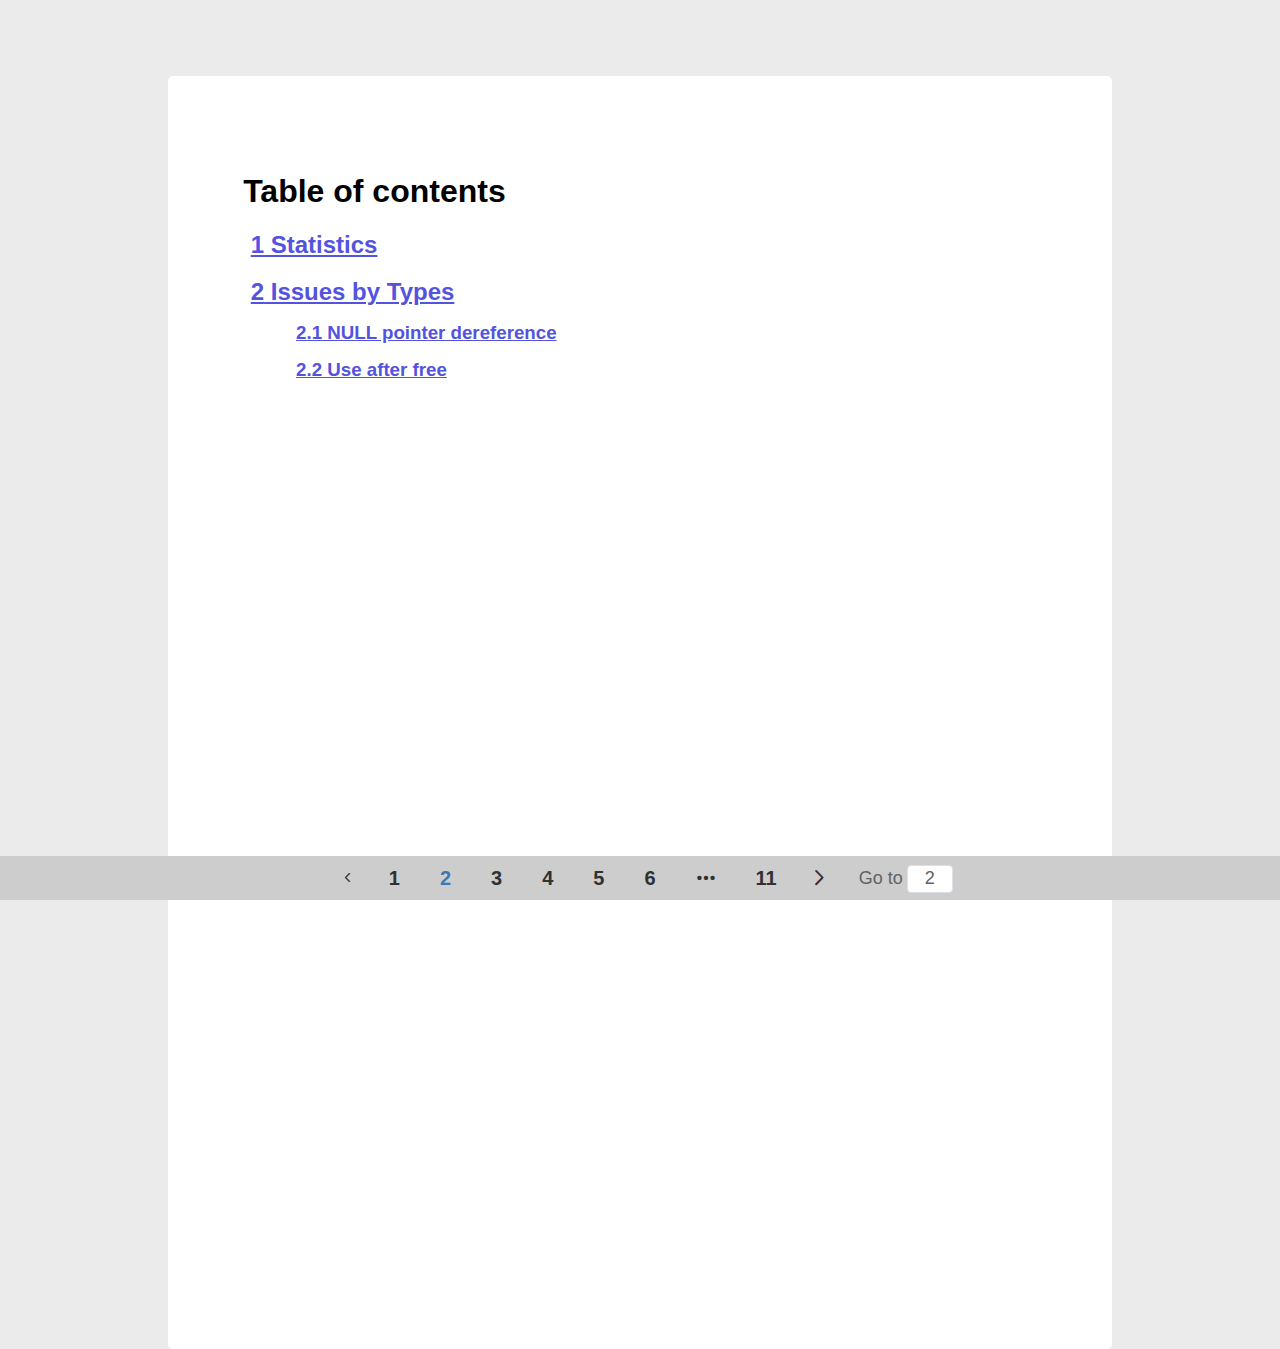
<file: alarms/ffmpeg-4.3.1-analyzer/table-of-contents.html>
<!DOCTYPE html>
<!--suppress SyntaxError -->
<html>
  <head>
    <meta charset="utf-8">
    <title>Analyzer</title>
  <link href="./css/d0bcde96a2b3311ea23c.css?b8946390569e215207d8" rel="stylesheet"><link href="./css/codemirror.ccfd53c1db239419db4e.css?b8946390569e215207d8" rel="stylesheet"></head>
  <body>
    <div id="app"></div>
    <!-- built files will be auto injected -->
    
    <script src=./js/table.js>
    </script>
    
  <script type="text/javascript" src="./js/499cb80f92cea67e19a5.js?b8946390569e215207d8"></script><script type="text/javascript" src="./js/95ea2bfbc0a2130825eb.js?b8946390569e215207d8"></script><script type="text/javascript" src="./js/476155e0e52110048d22.js?b8946390569e215207d8"></script><script type="text/javascript" src="./js/b649d1088bc965a6a257.js?b8946390569e215207d8"></script></body>
</html>
</file>
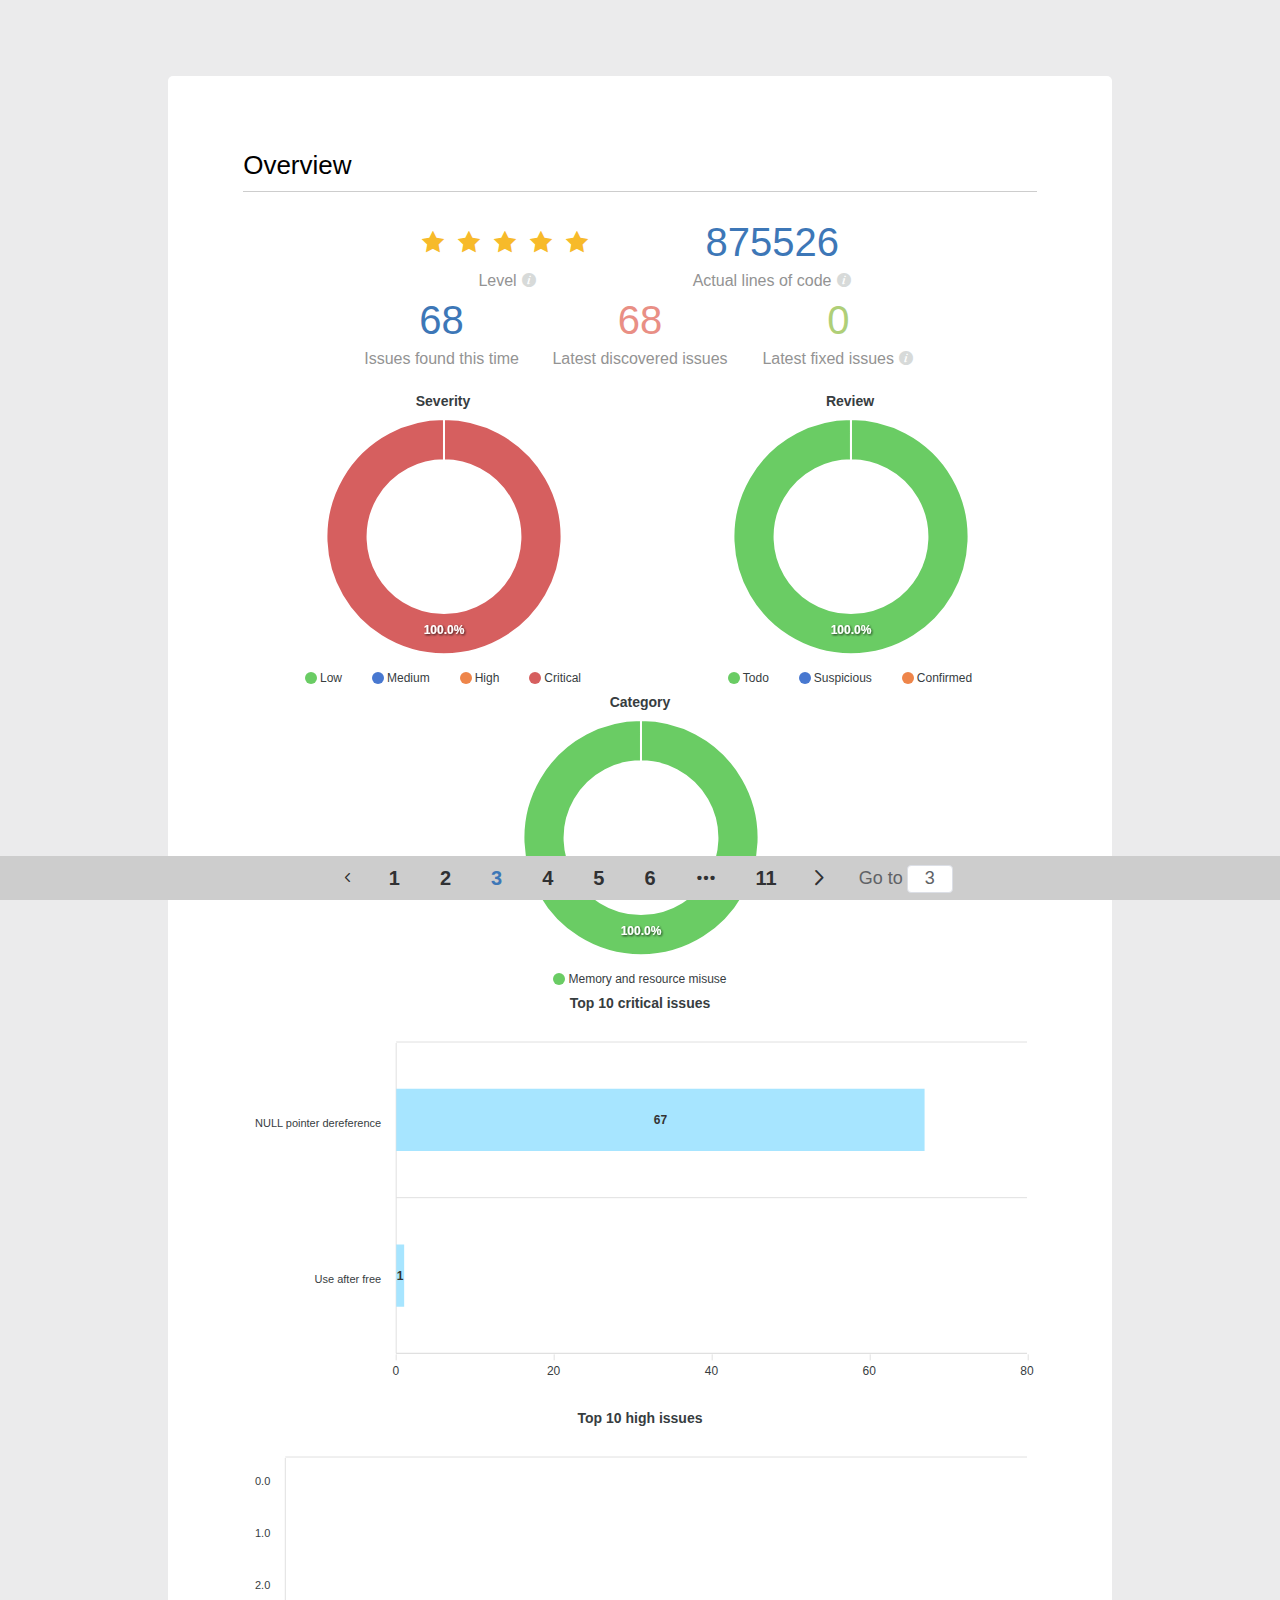
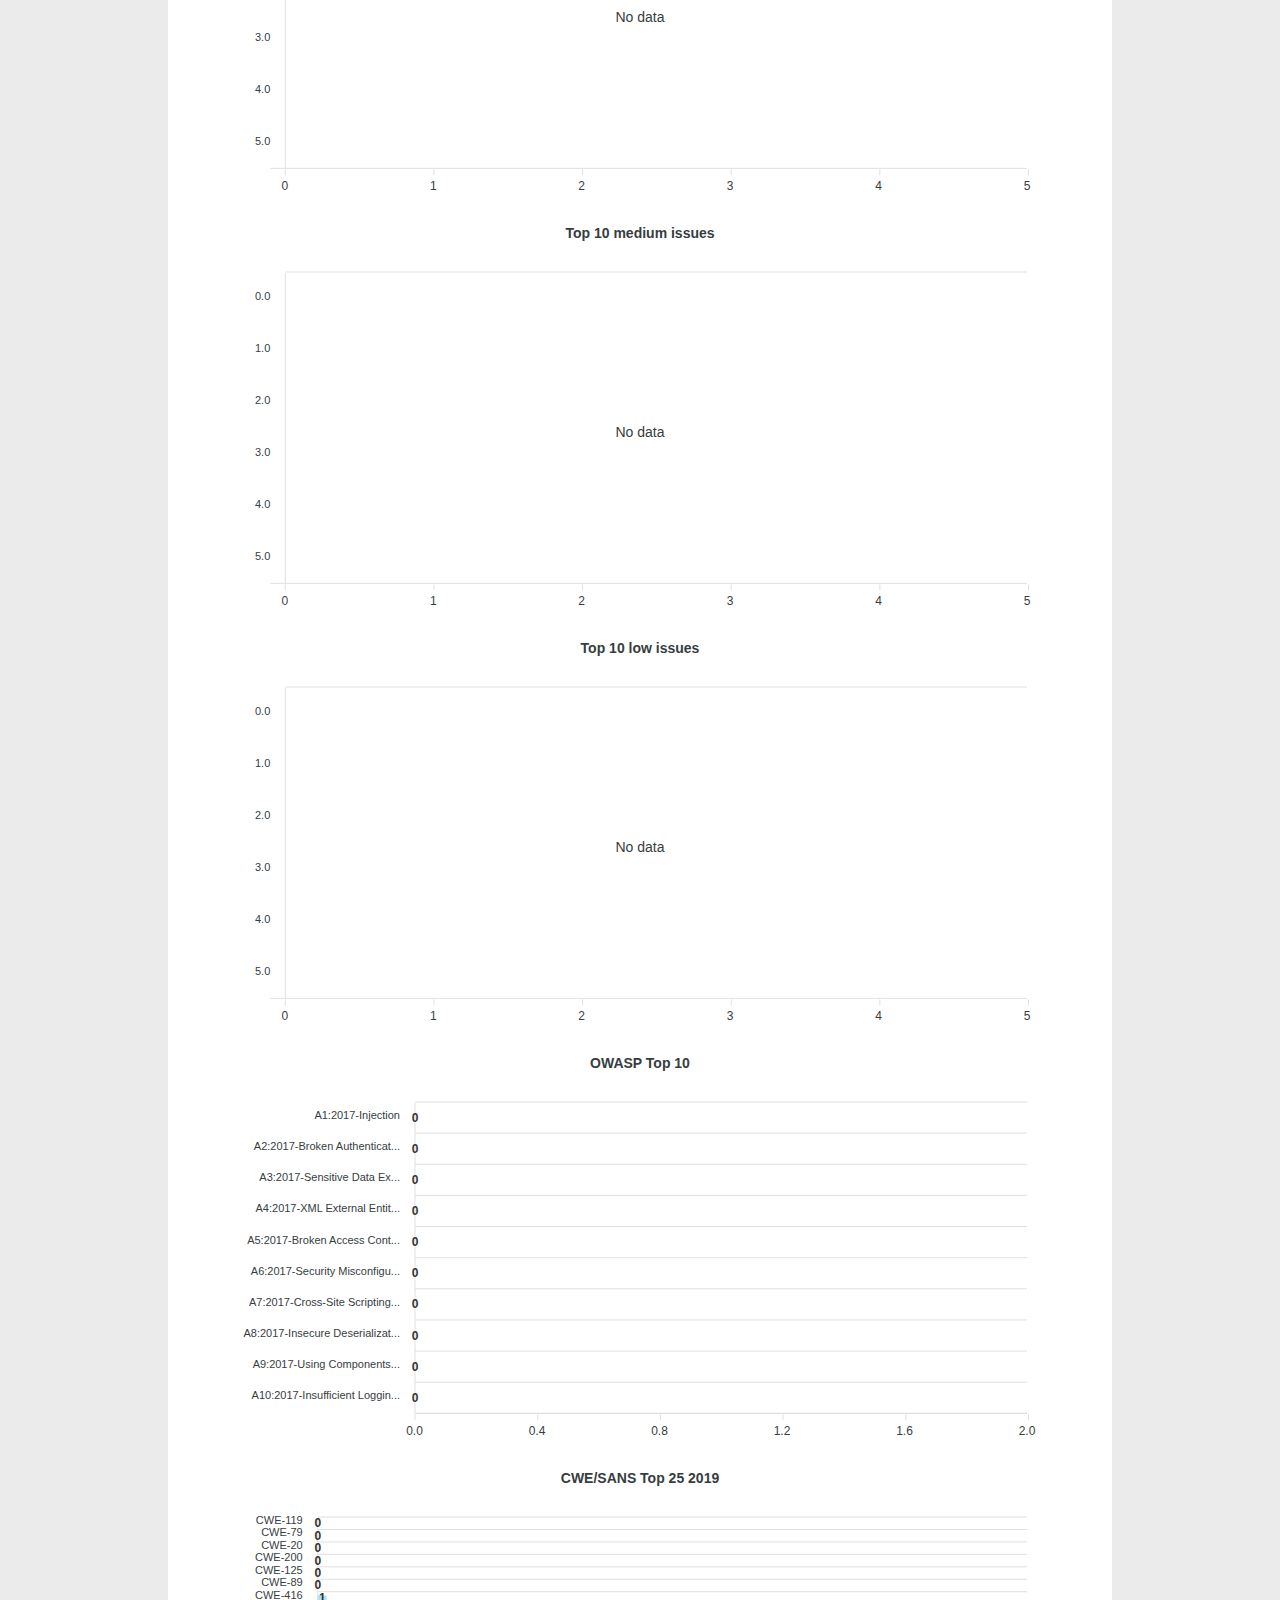
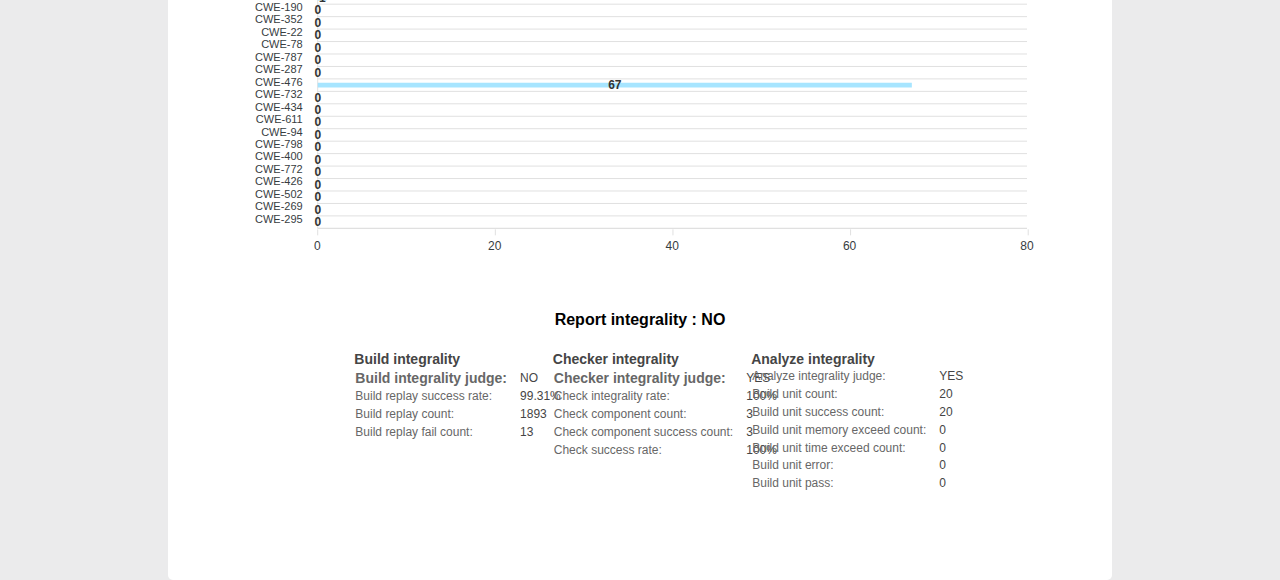
<file: alarms/ffmpeg-4.3.1-analyzer/html/1.html>
<!DOCTYPE html>
<!--suppress SyntaxError -->
<html>
  <head>
    <meta charset="utf-8">
    <title>Analyzer</title>
  <link href="../css/d0bcde96a2b3311ea23c.css?b8946390569e215207d8" rel="stylesheet"><link href="../css/codemirror.ccfd53c1db239419db4e.css?b8946390569e215207d8" rel="stylesheet"></head>
  <body>
    <div id="app"></div>
    <!-- built files will be auto injected -->
    
    <script src=../js/stats.js>
    </script>
    
  <script type="text/javascript" src="../js/499cb80f92cea67e19a5.js?b8946390569e215207d8"></script><script type="text/javascript" src="../js/95ea2bfbc0a2130825eb.js?b8946390569e215207d8"></script><script type="text/javascript" src="../js/476155e0e52110048d22.js?b8946390569e215207d8"></script><script type="text/javascript" src="../js/b649d1088bc965a6a257.js?b8946390569e215207d8"></script></body>
</html>
</file>
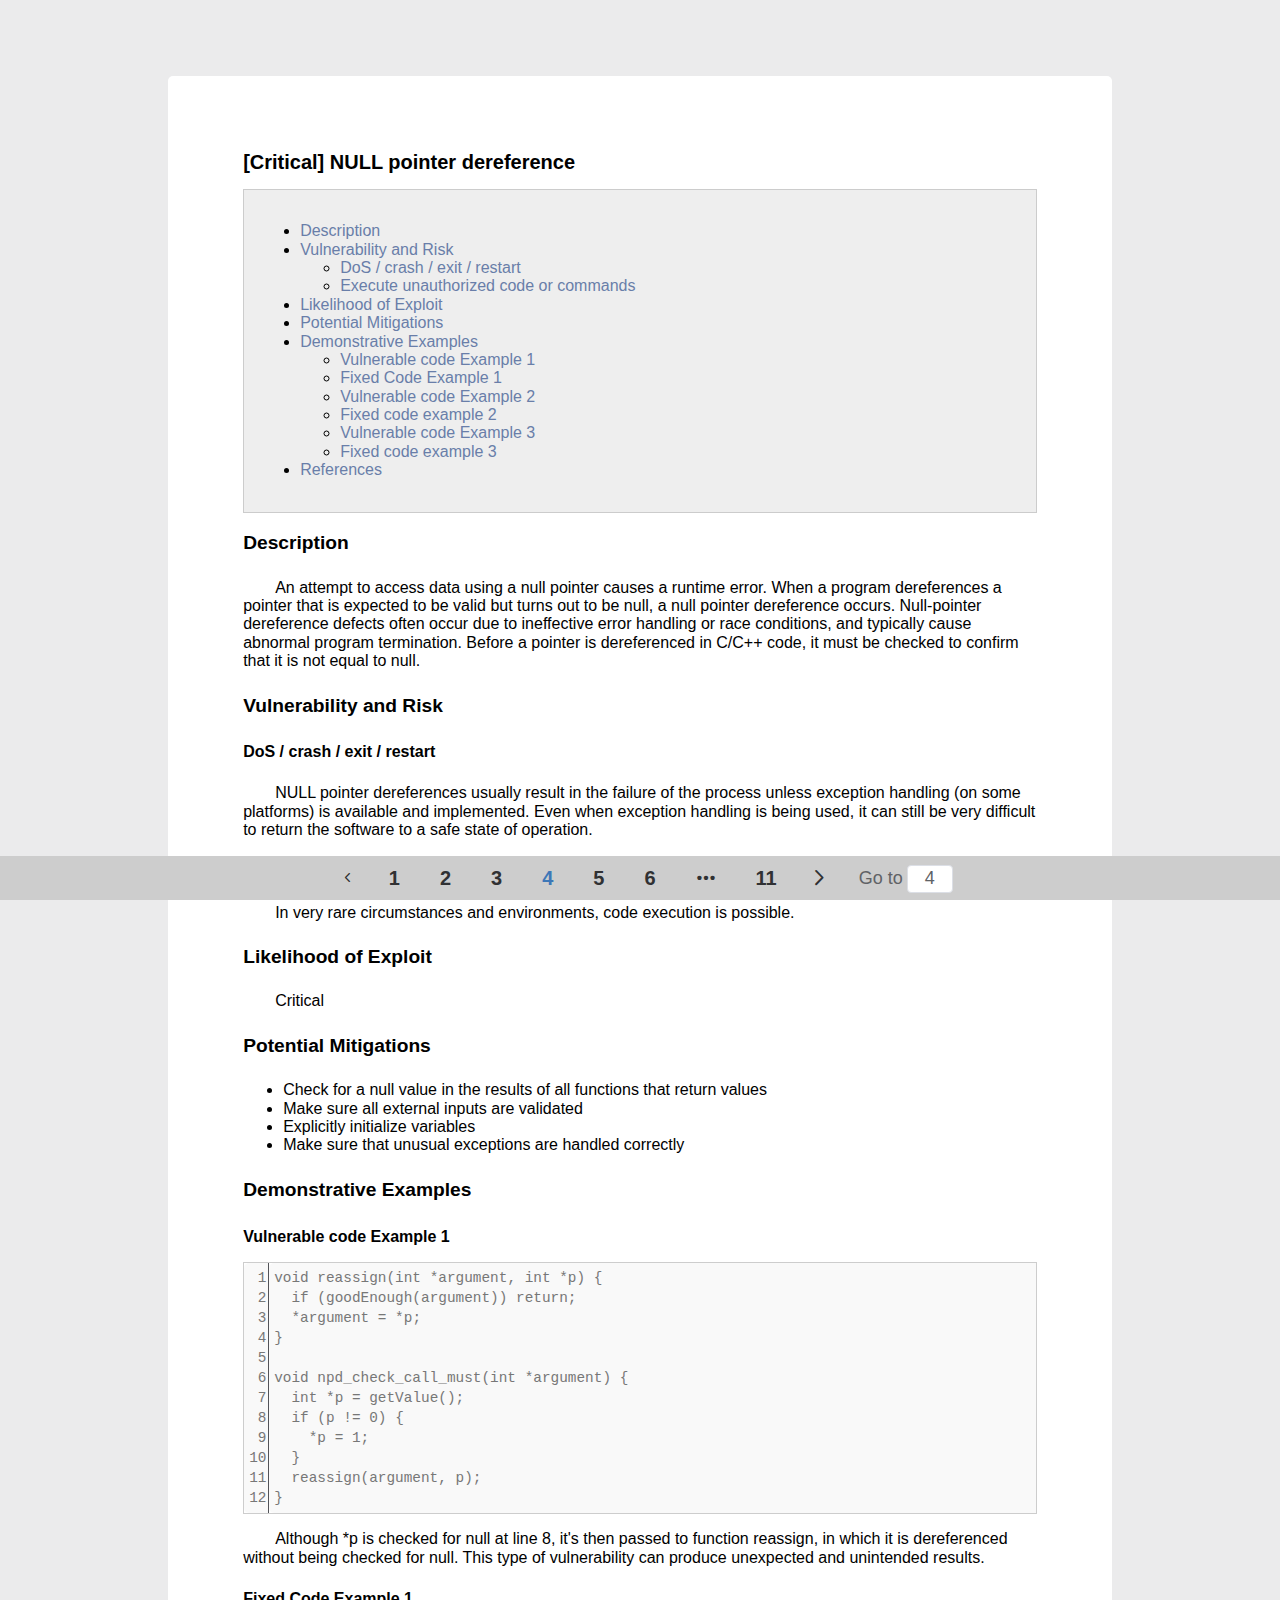
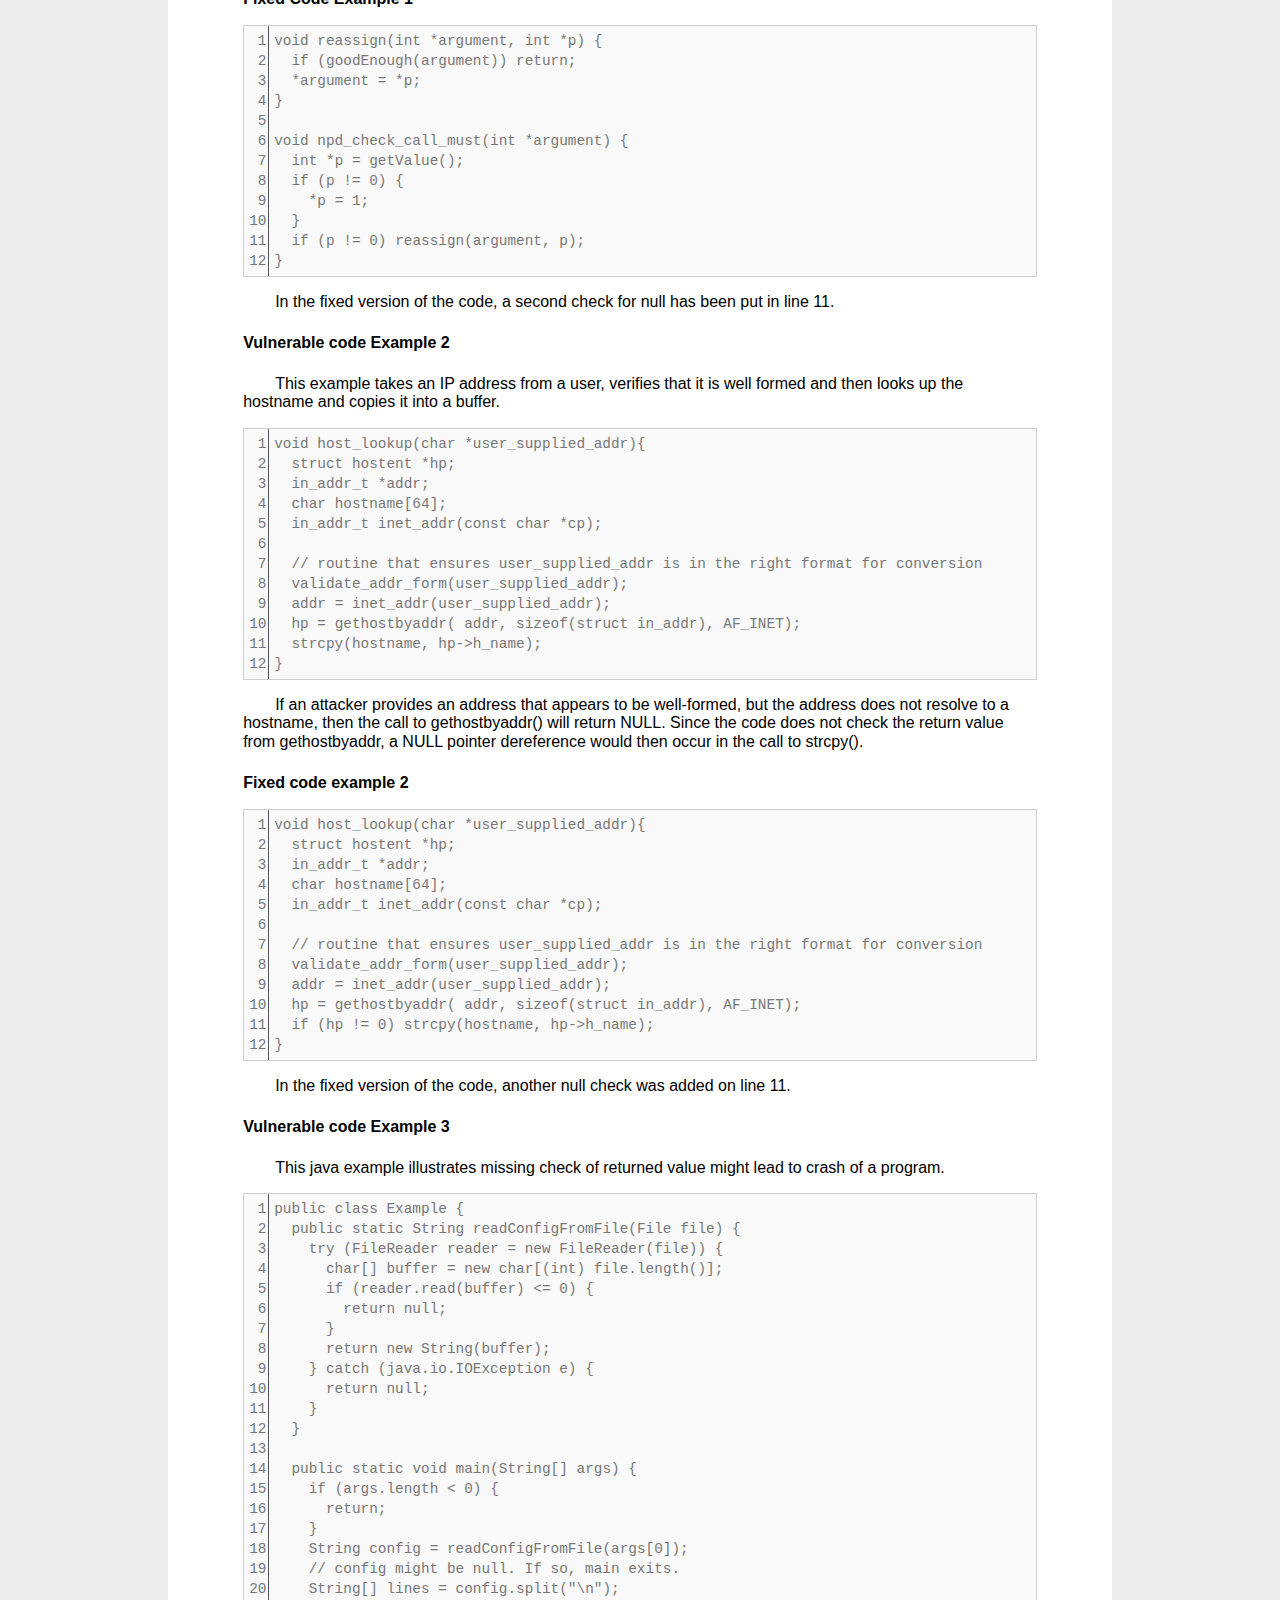
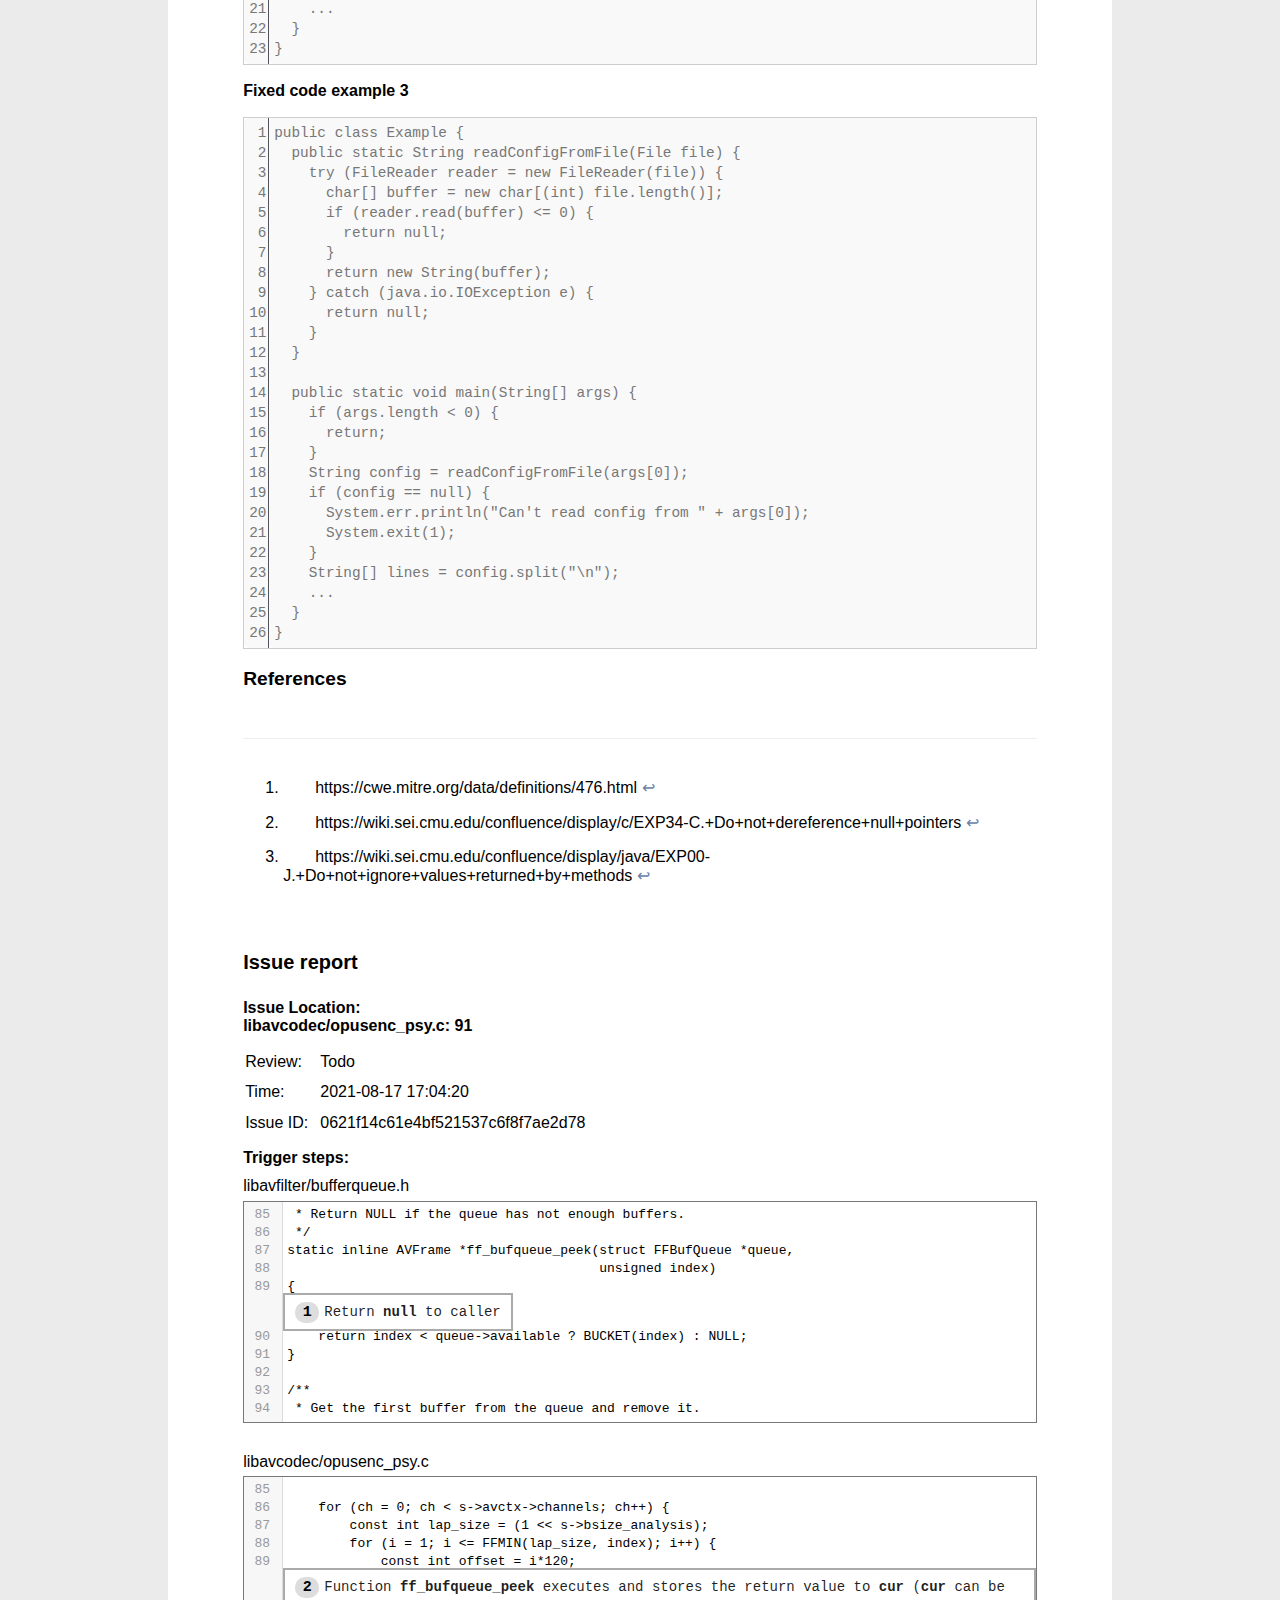
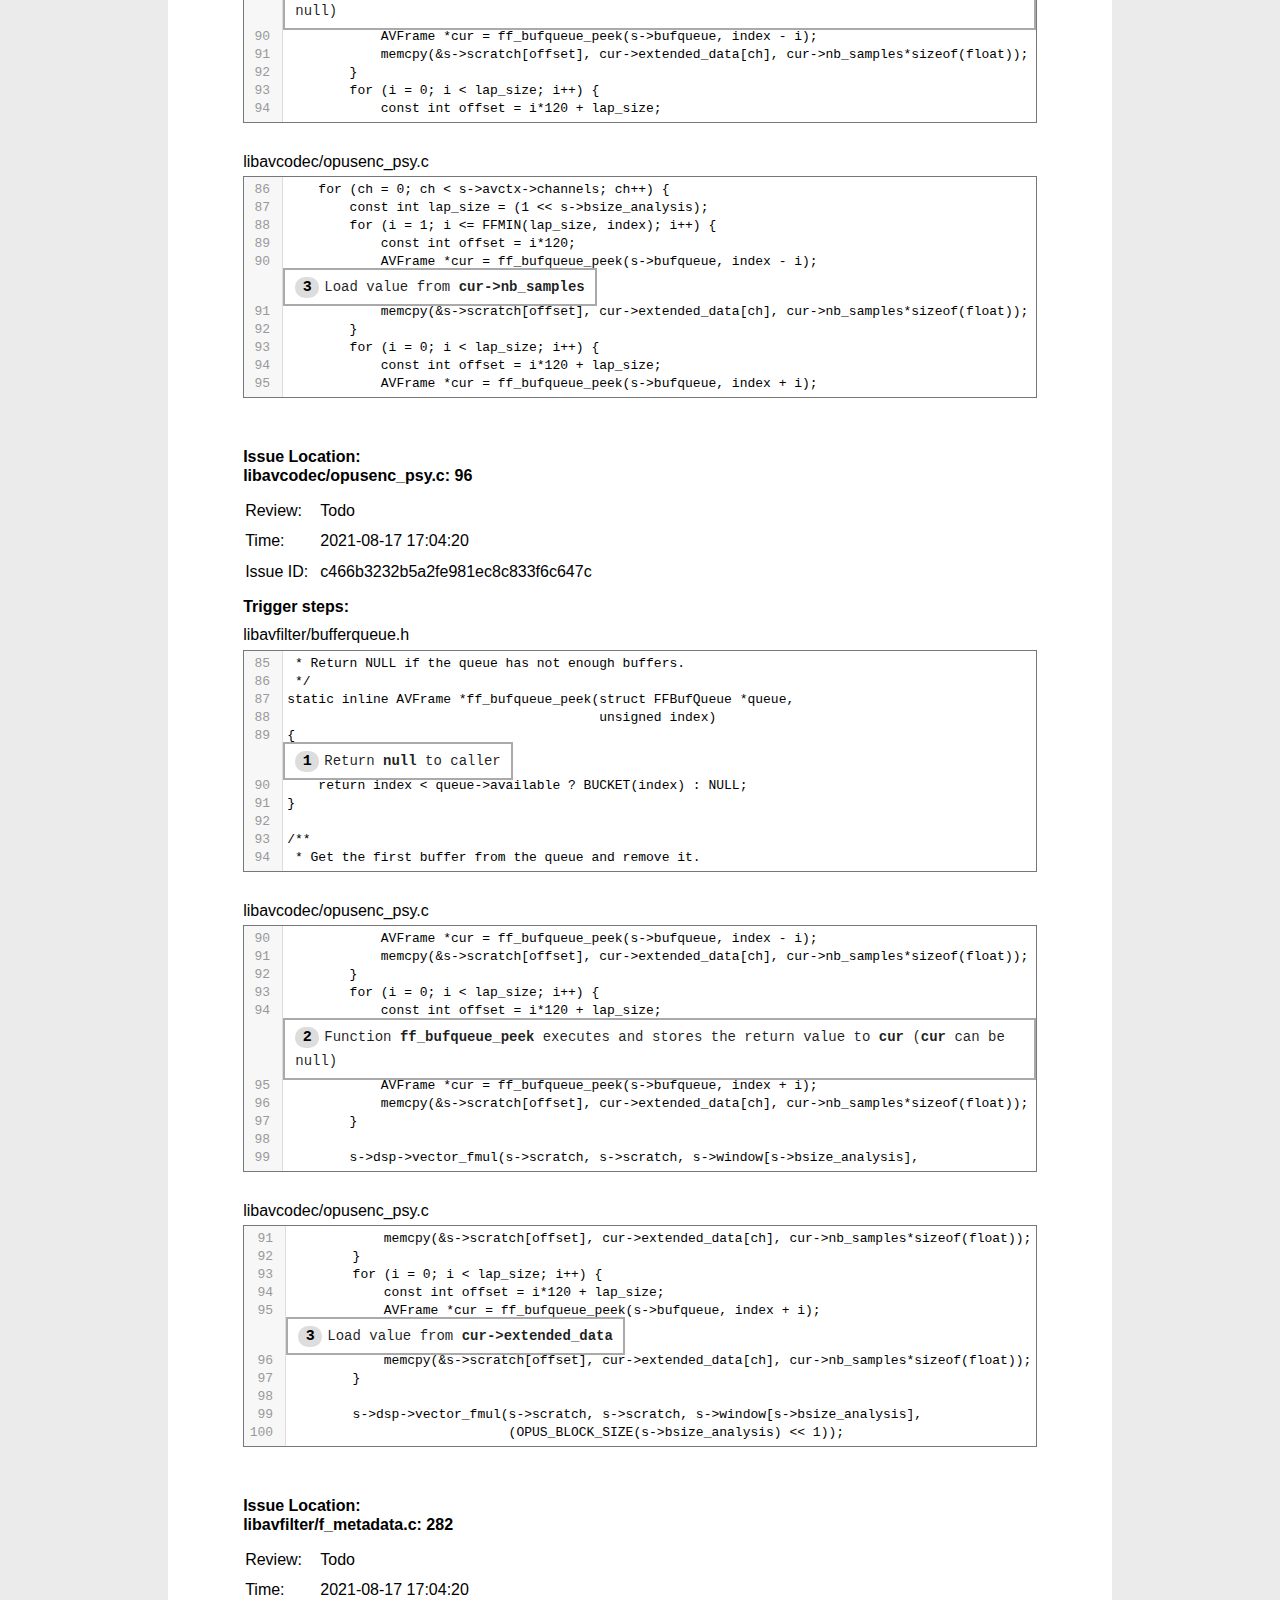
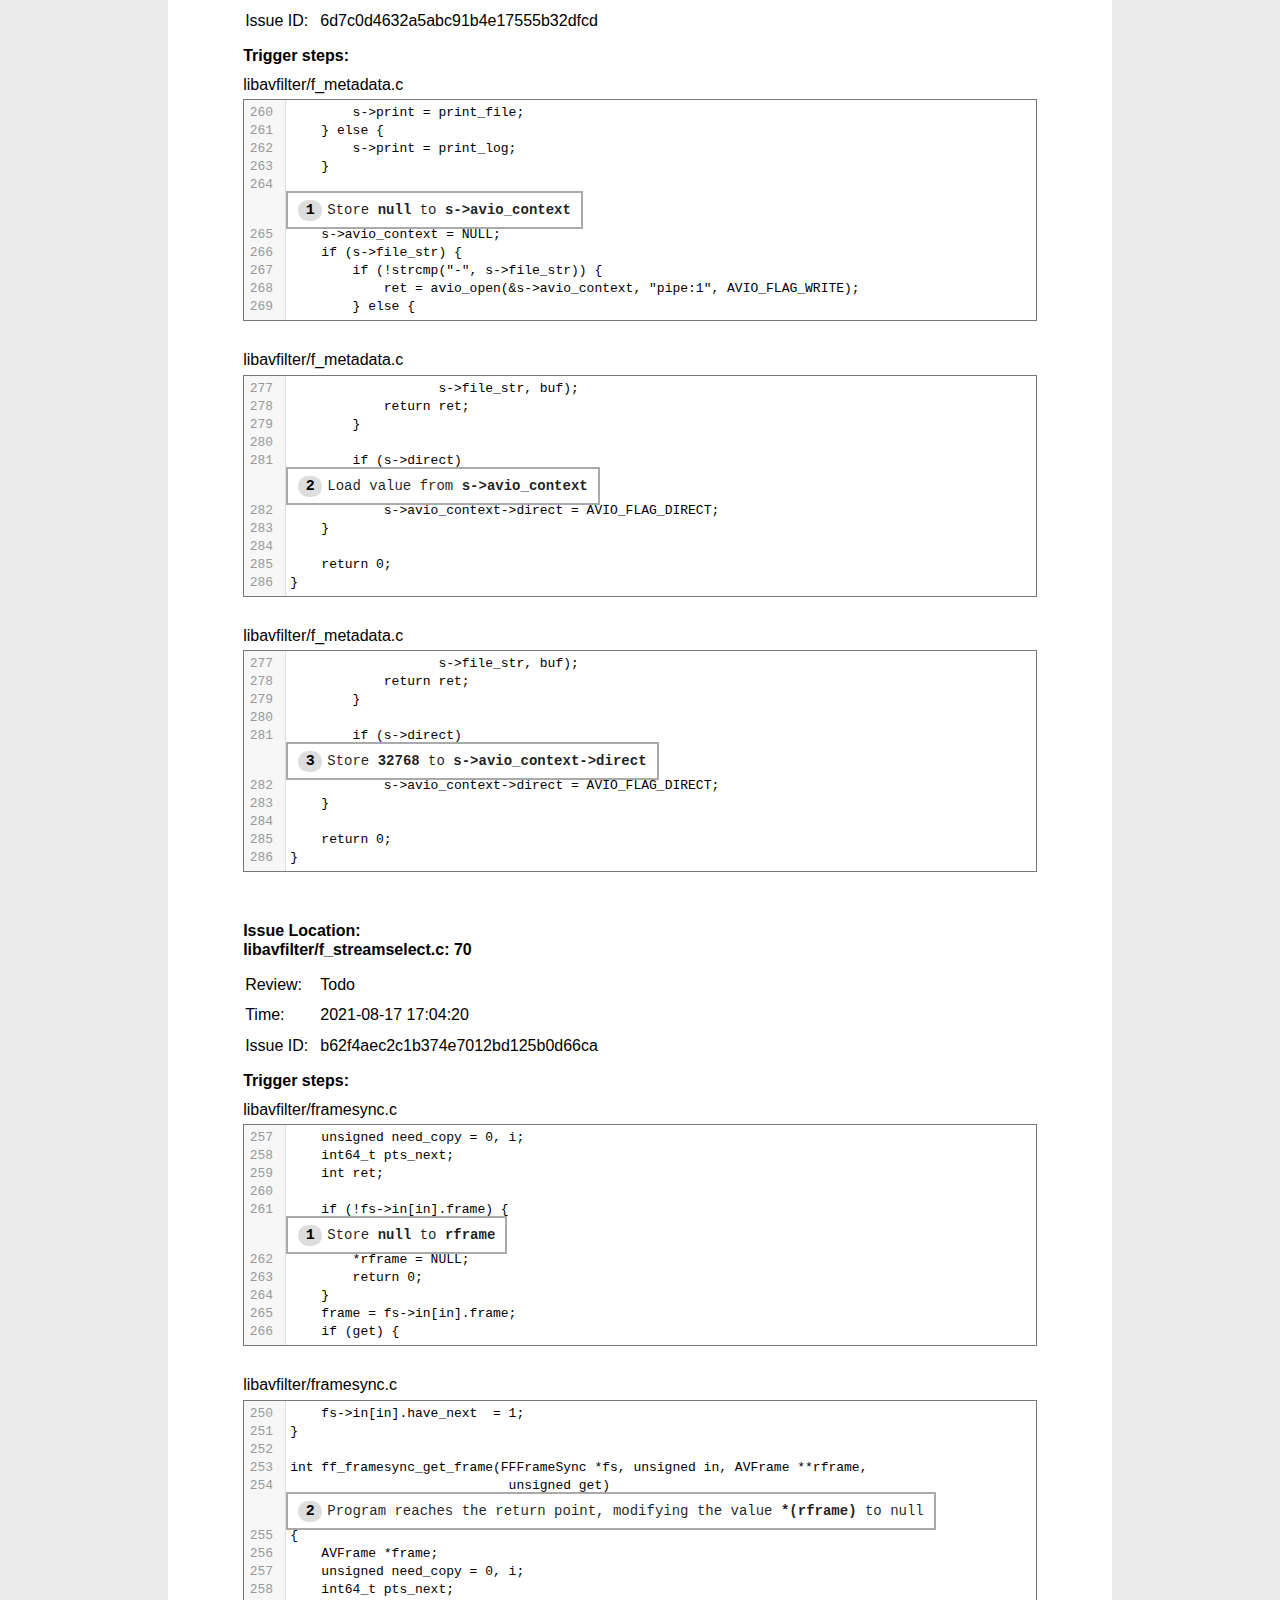
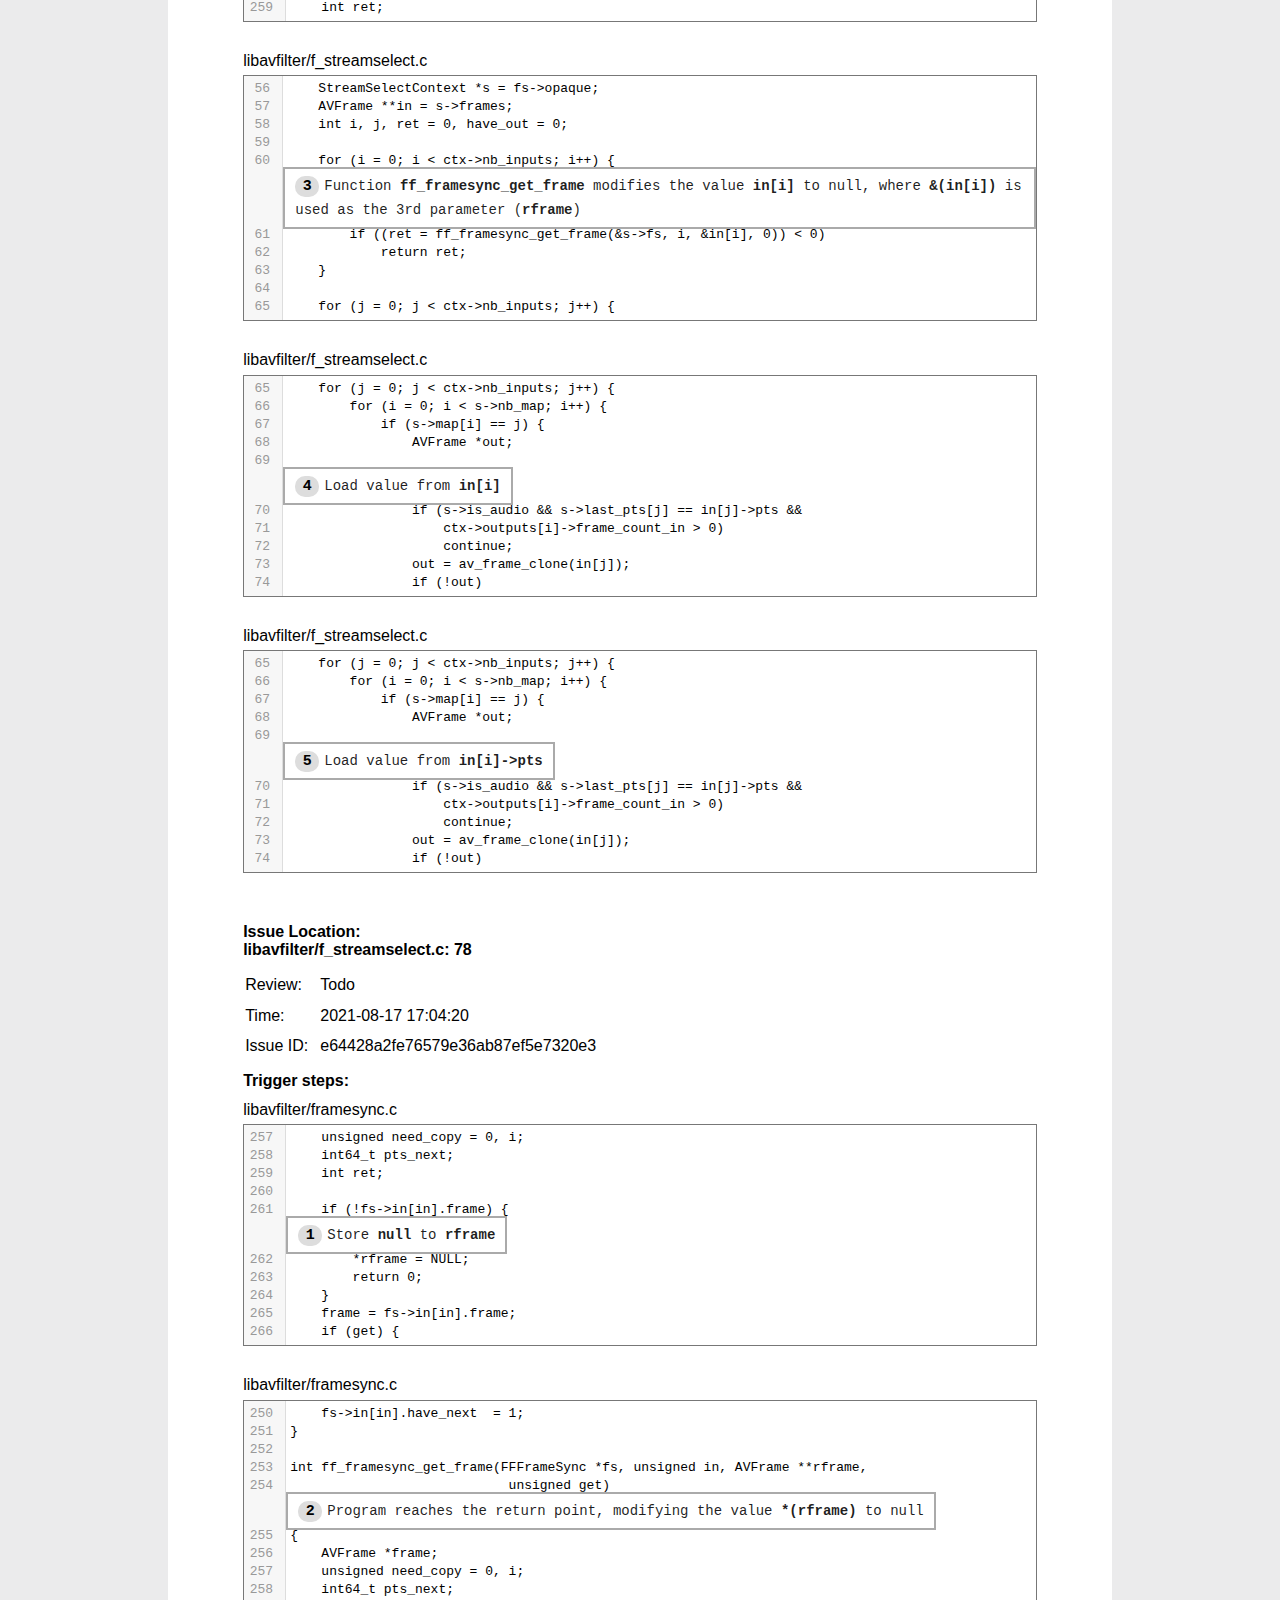
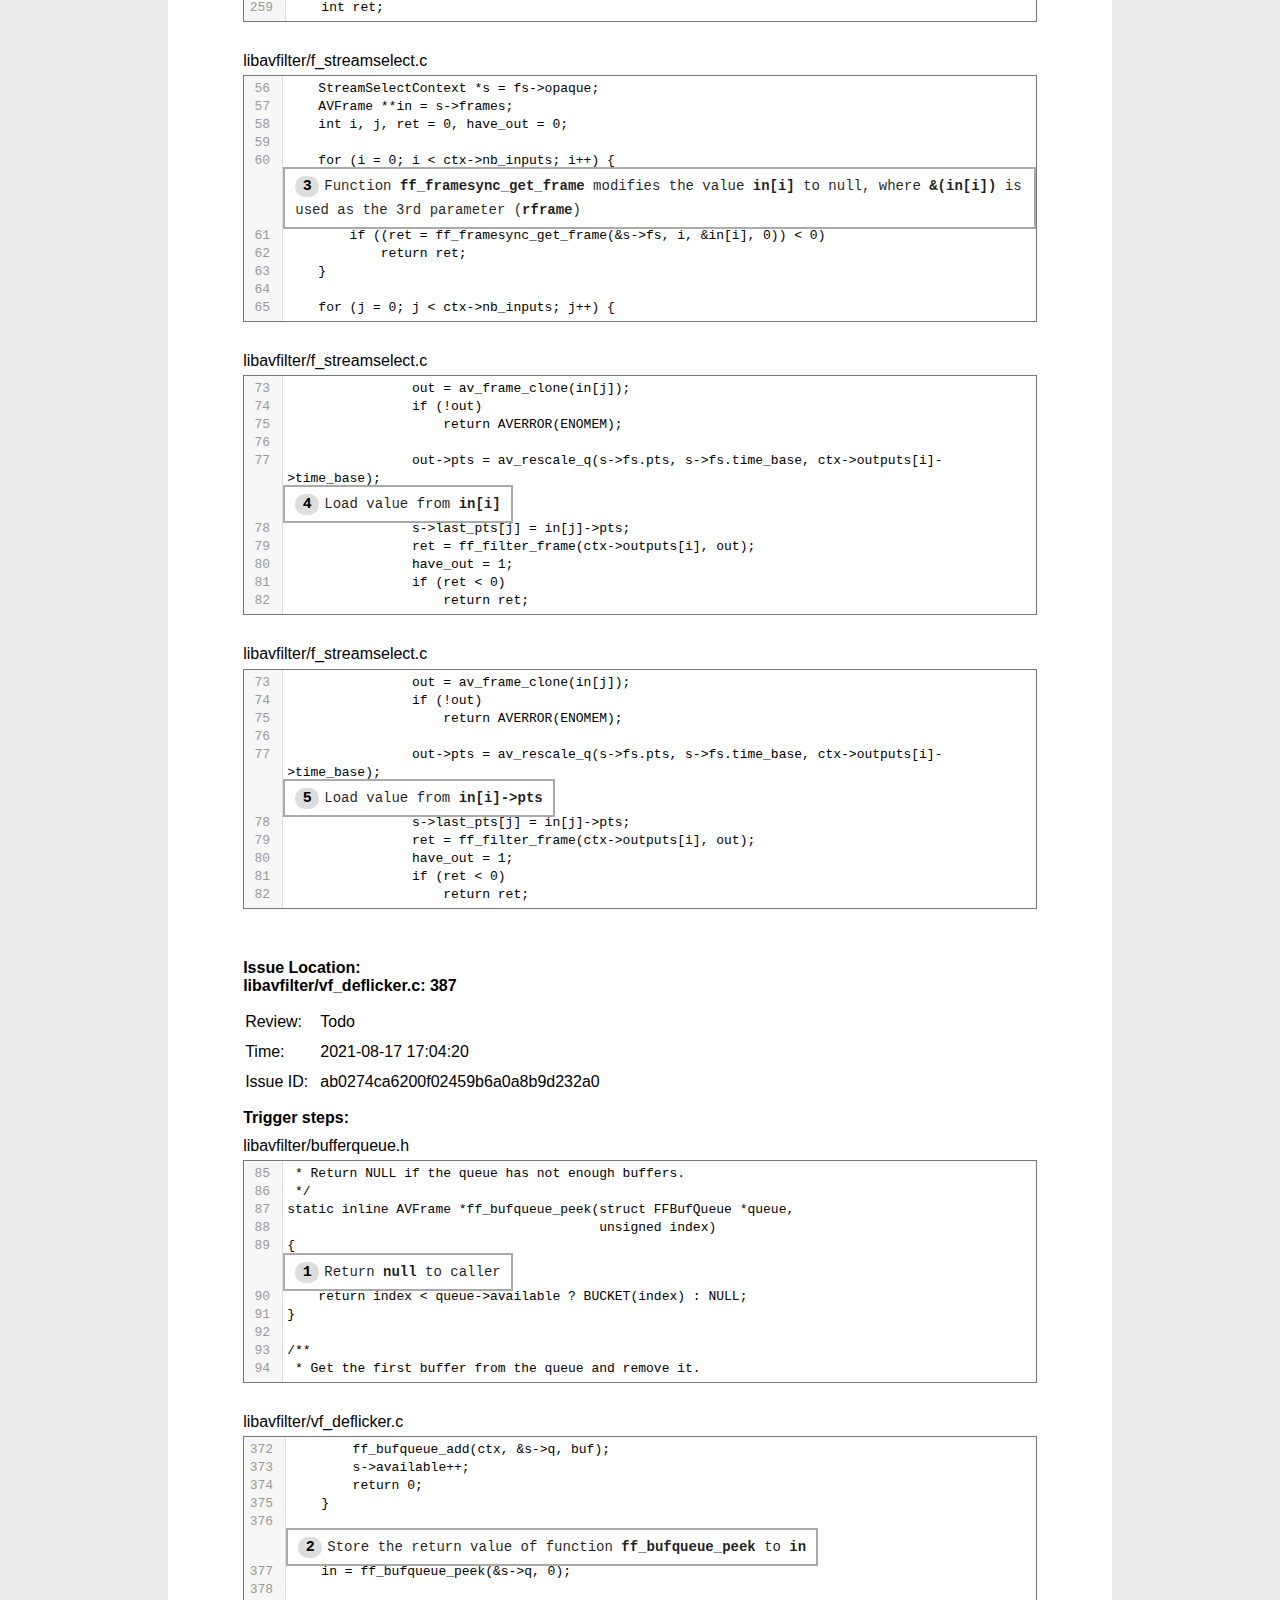
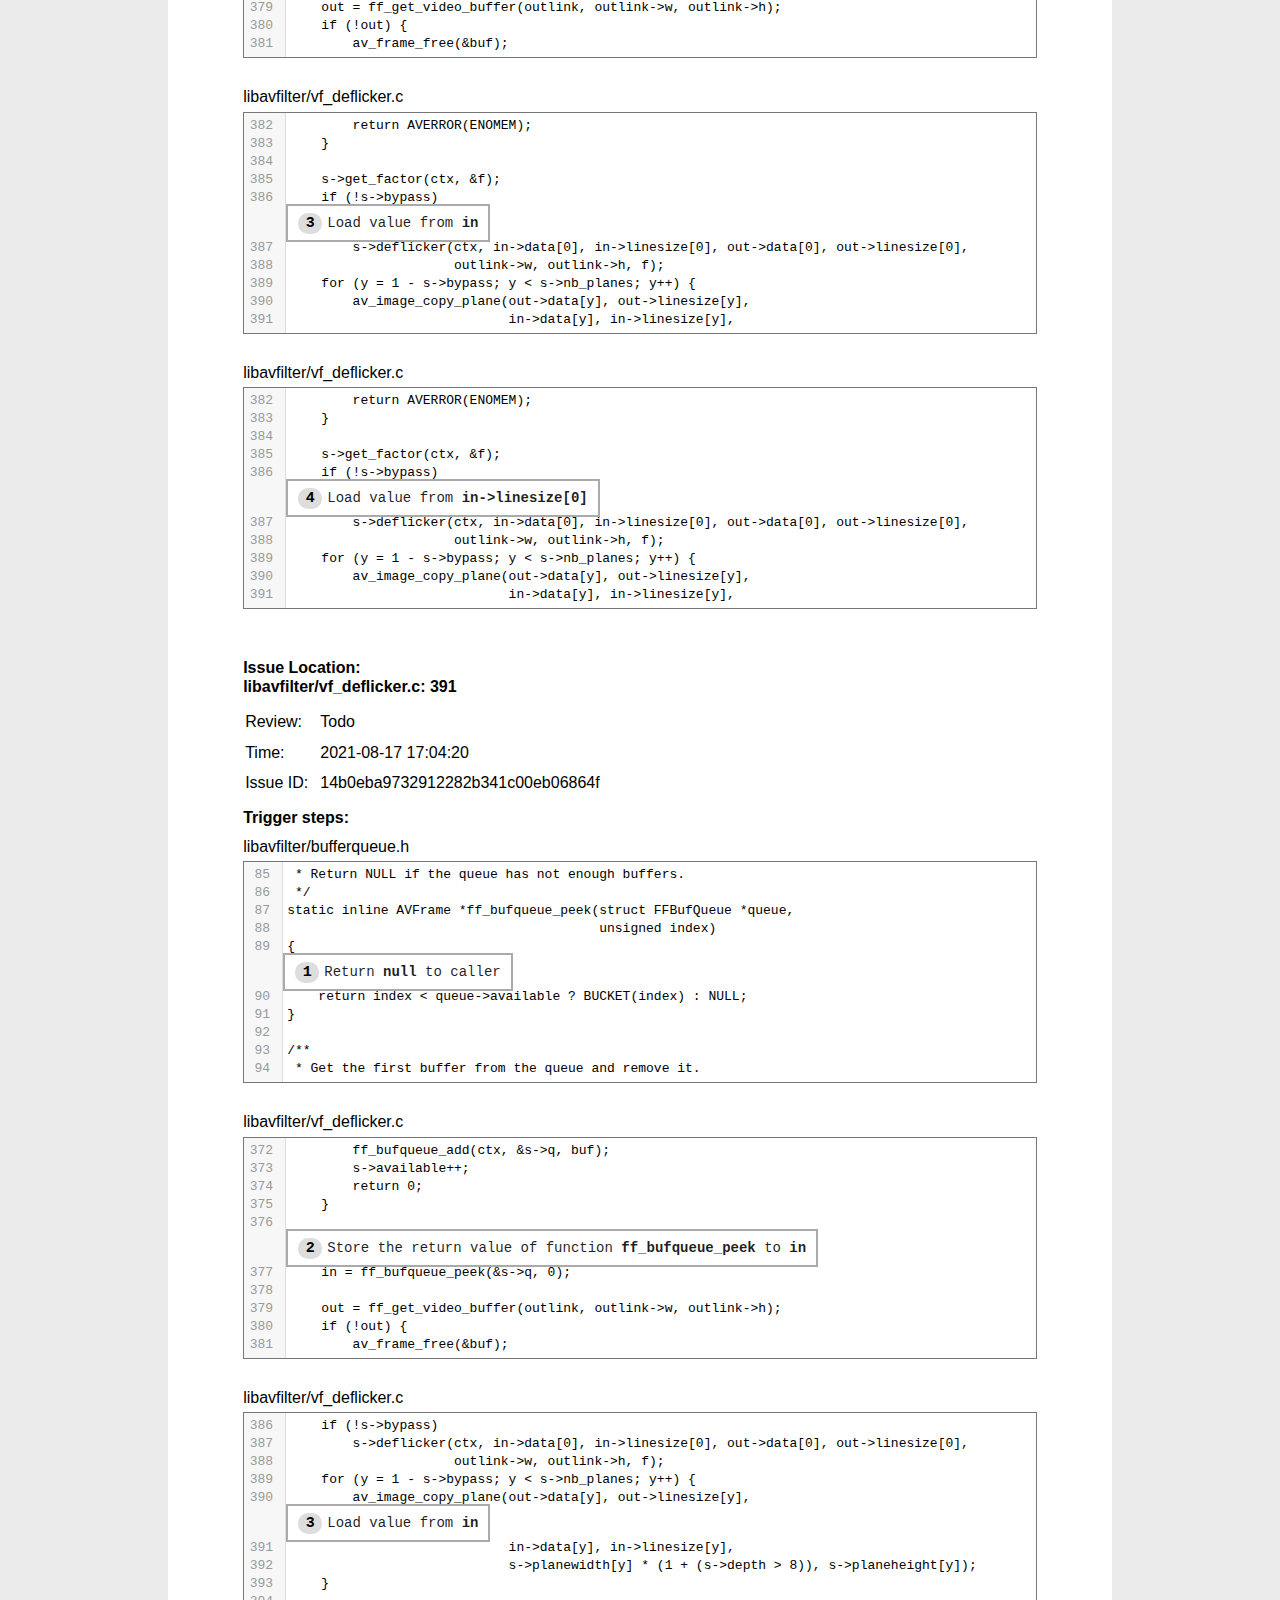
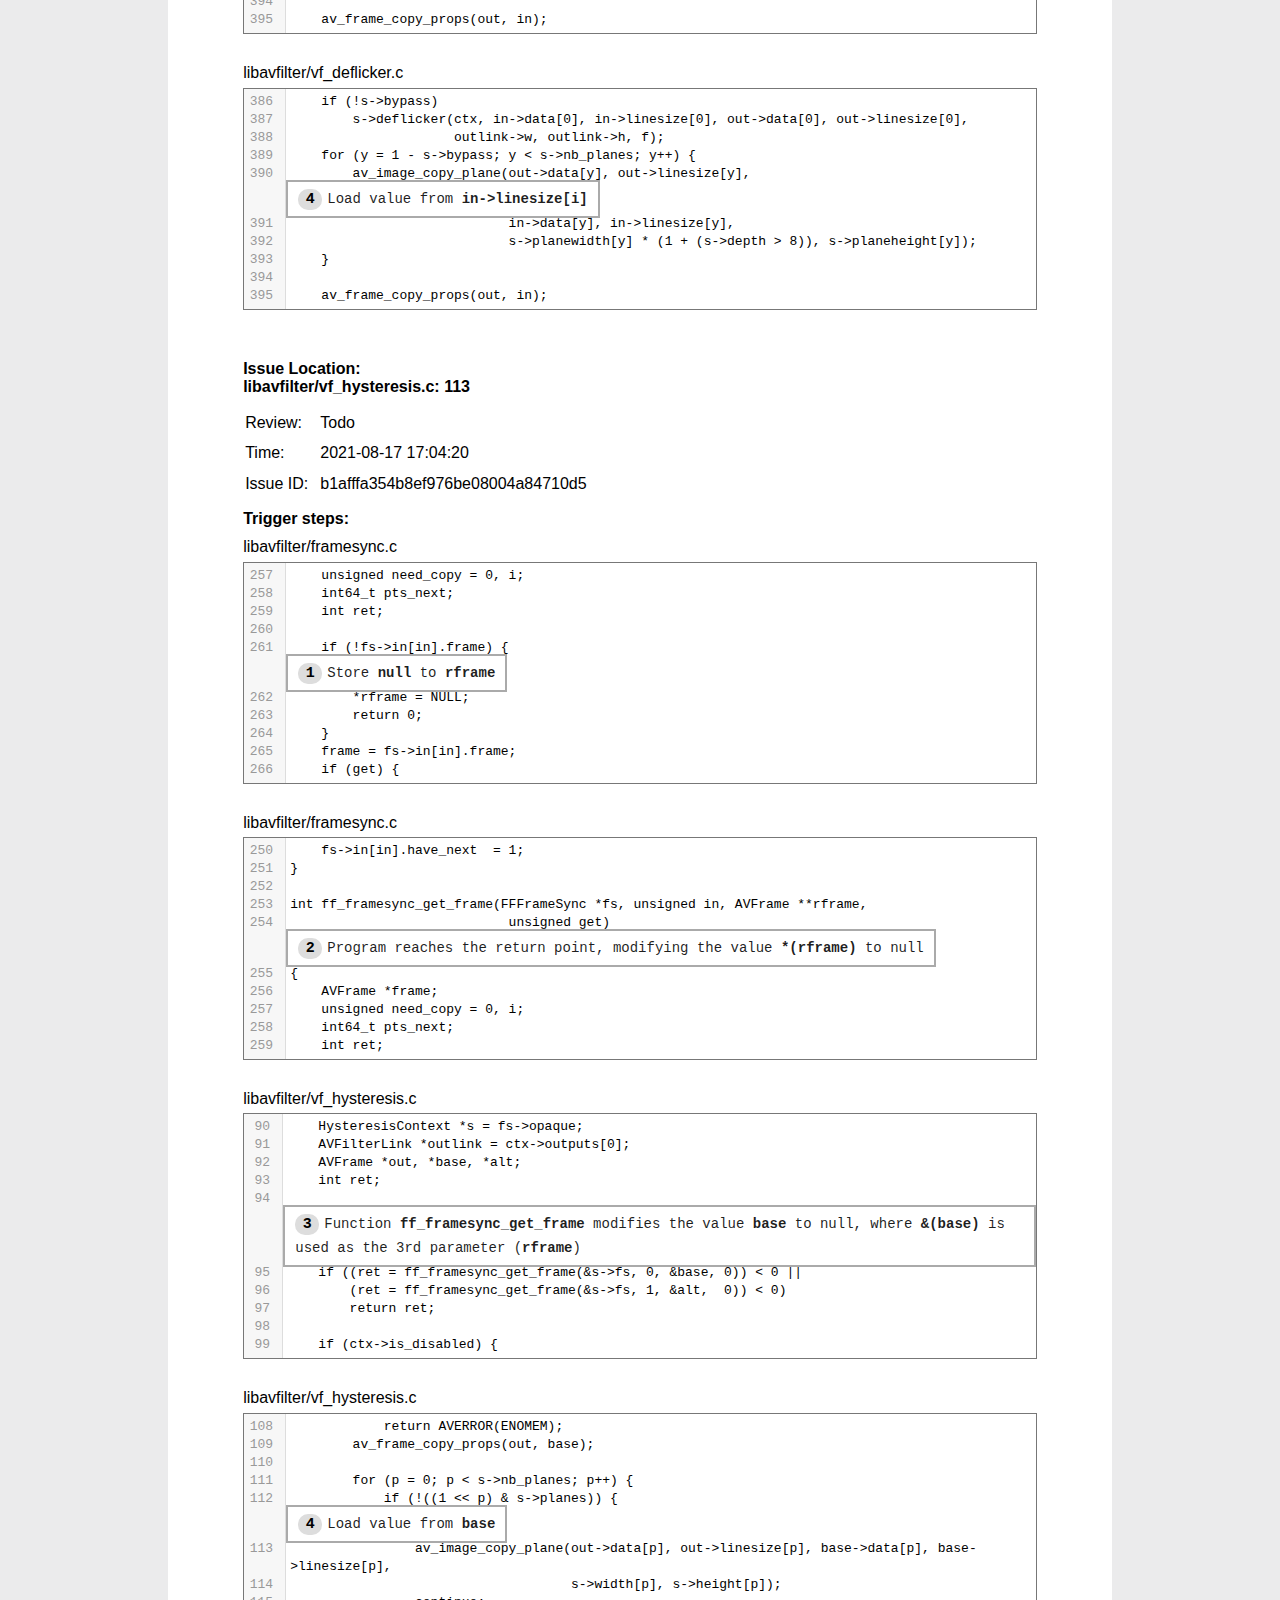
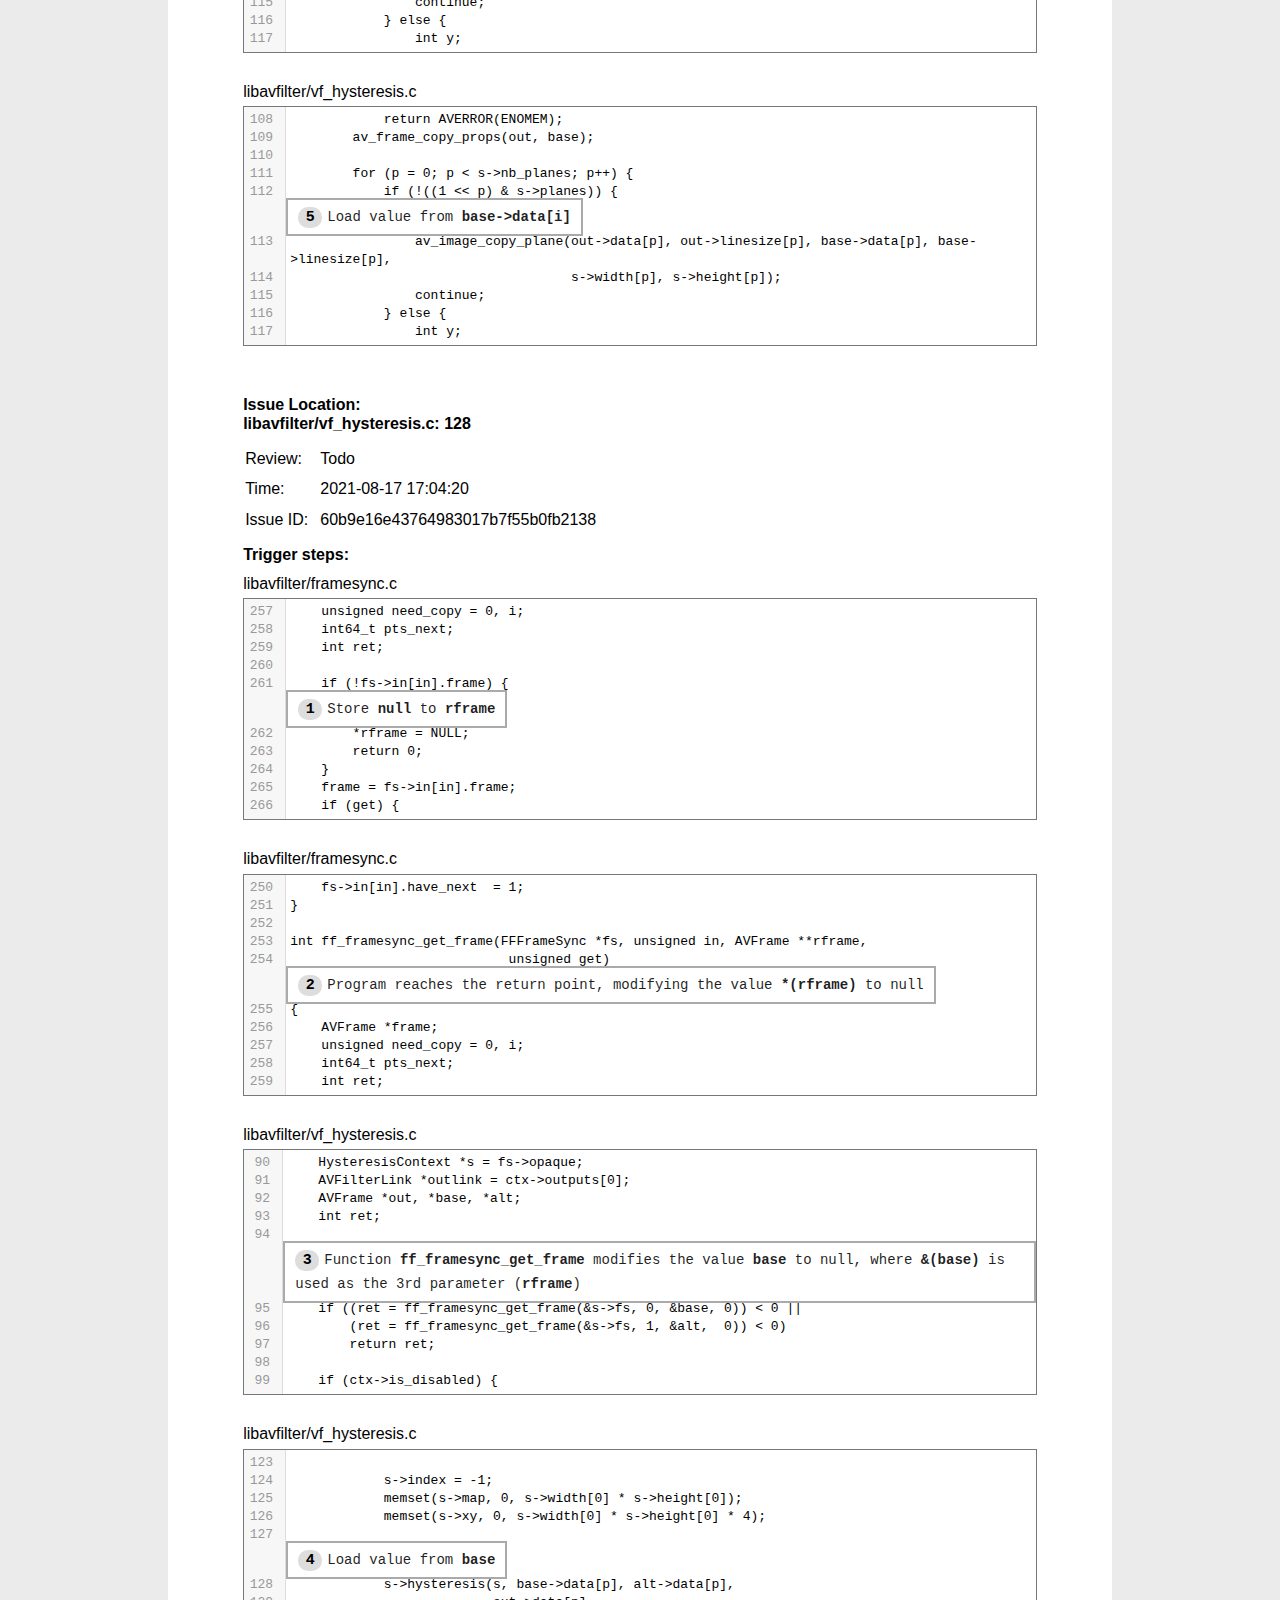
<file: alarms/ffmpeg-4.3.1-analyzer/html/2.html>
<!DOCTYPE html>
<!--suppress SyntaxError -->
<html>
  <head>
    <meta charset="utf-8">
    <title>Analyzer</title>
  <link href="../css/d0bcde96a2b3311ea23c.css?b8946390569e215207d8" rel="stylesheet"><link href="../css/codemirror.ccfd53c1db239419db4e.css?b8946390569e215207d8" rel="stylesheet"></head>
  <body>
    <div id="app"></div>
    <!-- built files will be auto injected -->
    
    <script src=../js/2.js>
    </script>
    
  <script type="text/javascript" src="../js/499cb80f92cea67e19a5.js?b8946390569e215207d8"></script><script type="text/javascript" src="../js/95ea2bfbc0a2130825eb.js?b8946390569e215207d8"></script><script type="text/javascript" src="../js/476155e0e52110048d22.js?b8946390569e215207d8"></script><script type="text/javascript" src="../js/b649d1088bc965a6a257.js?b8946390569e215207d8"></script></body>
</html>
</file>
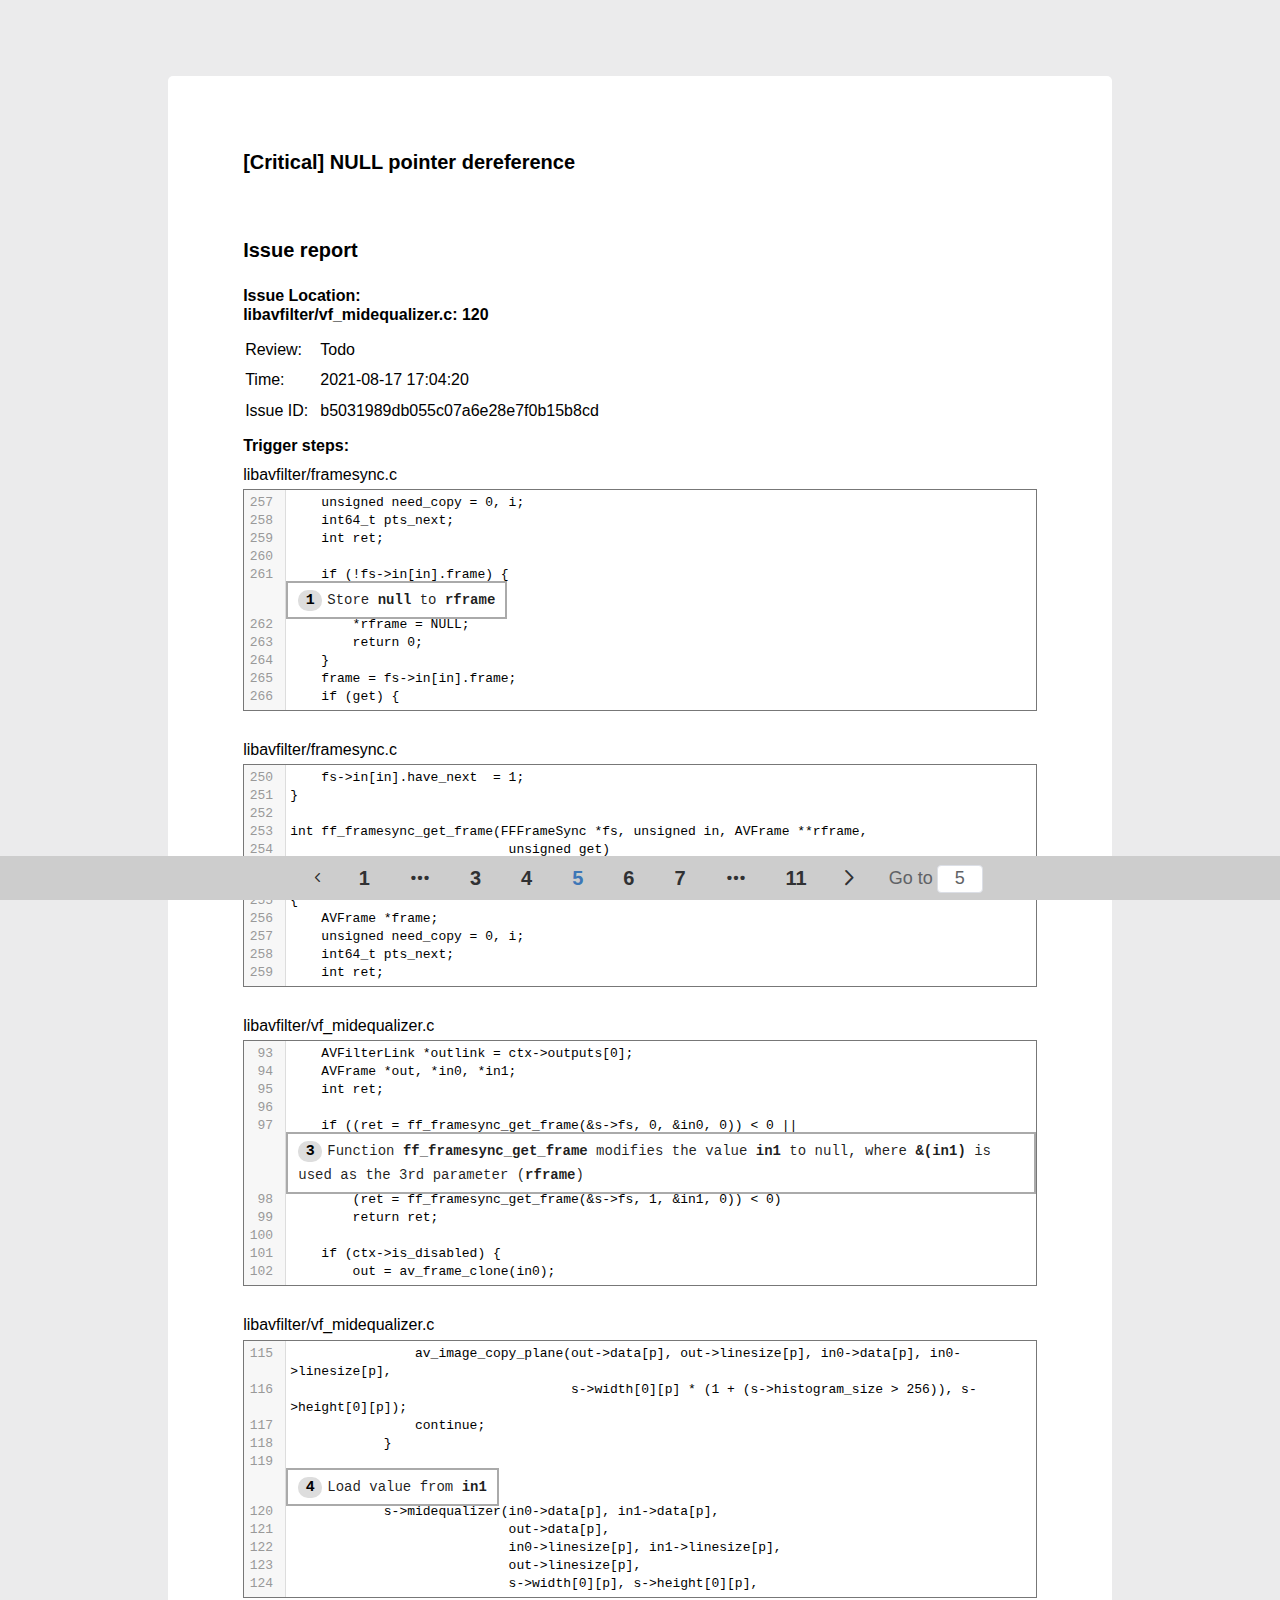
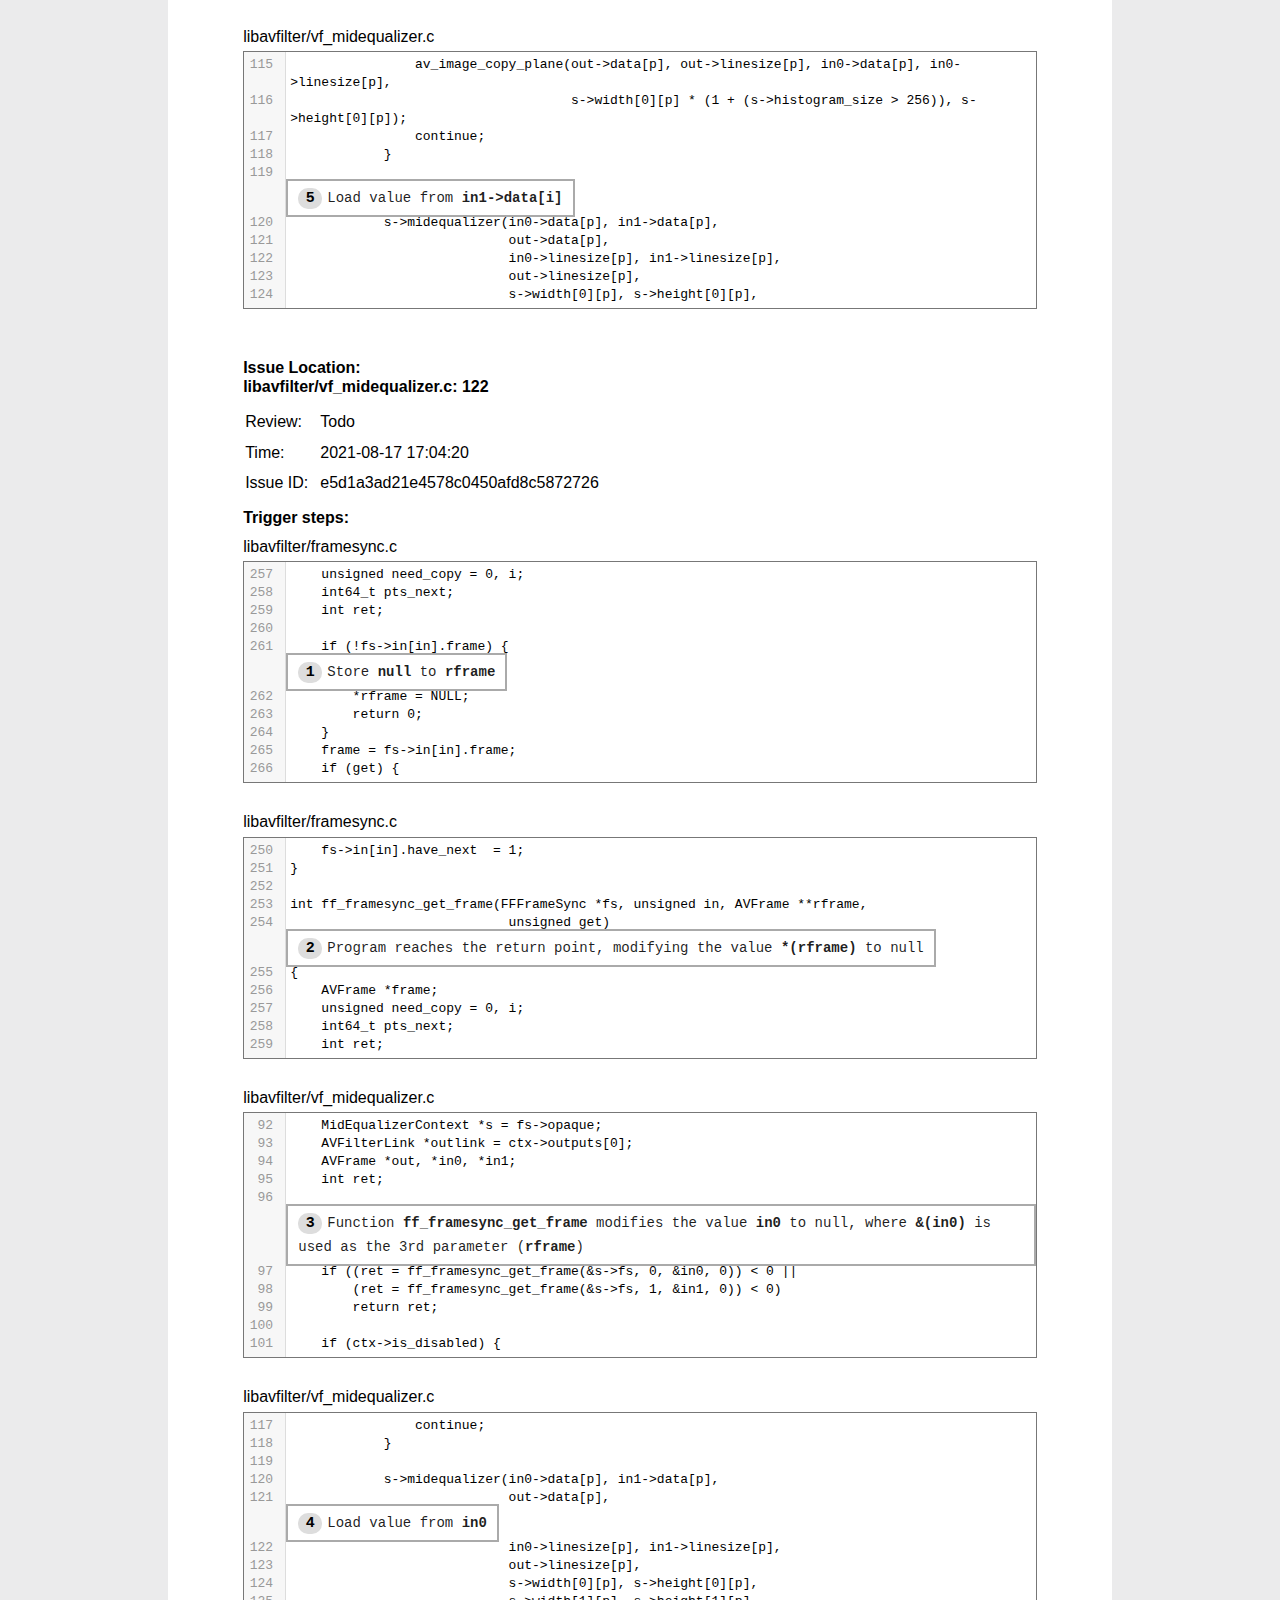
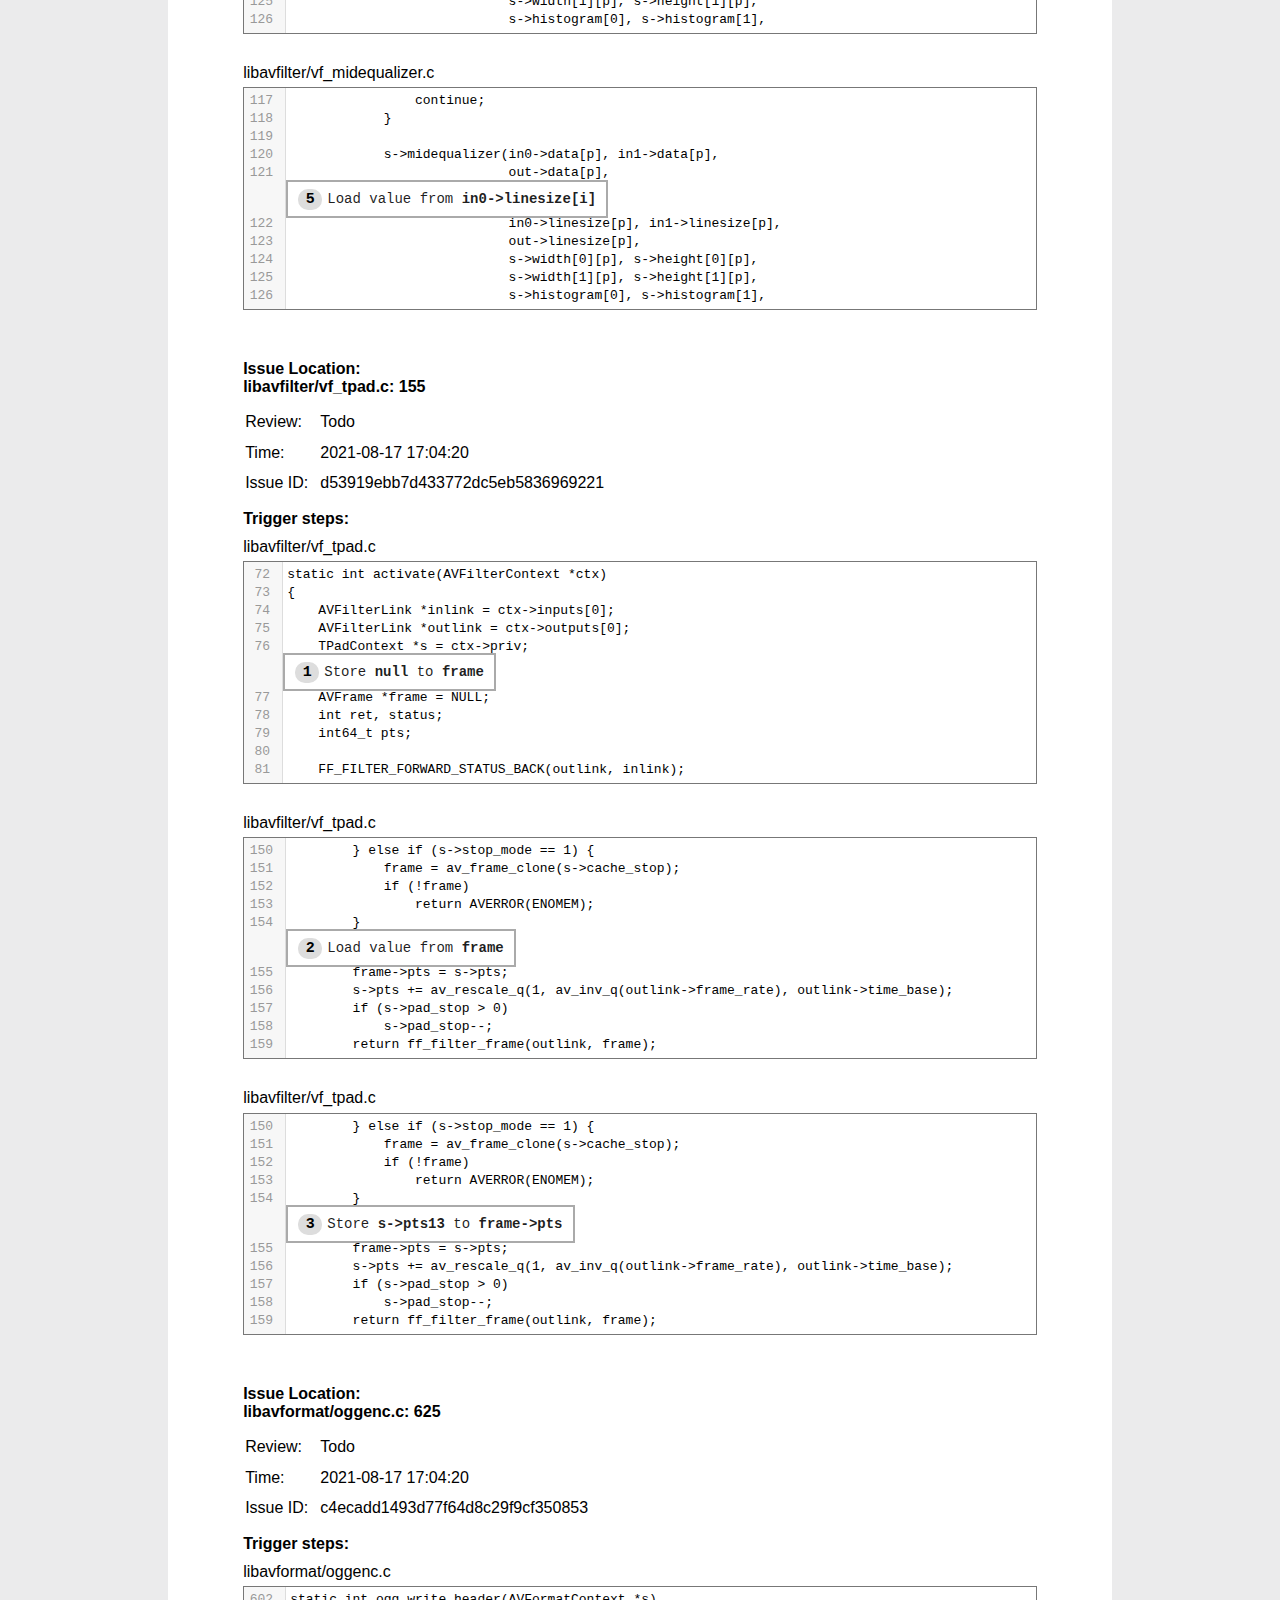
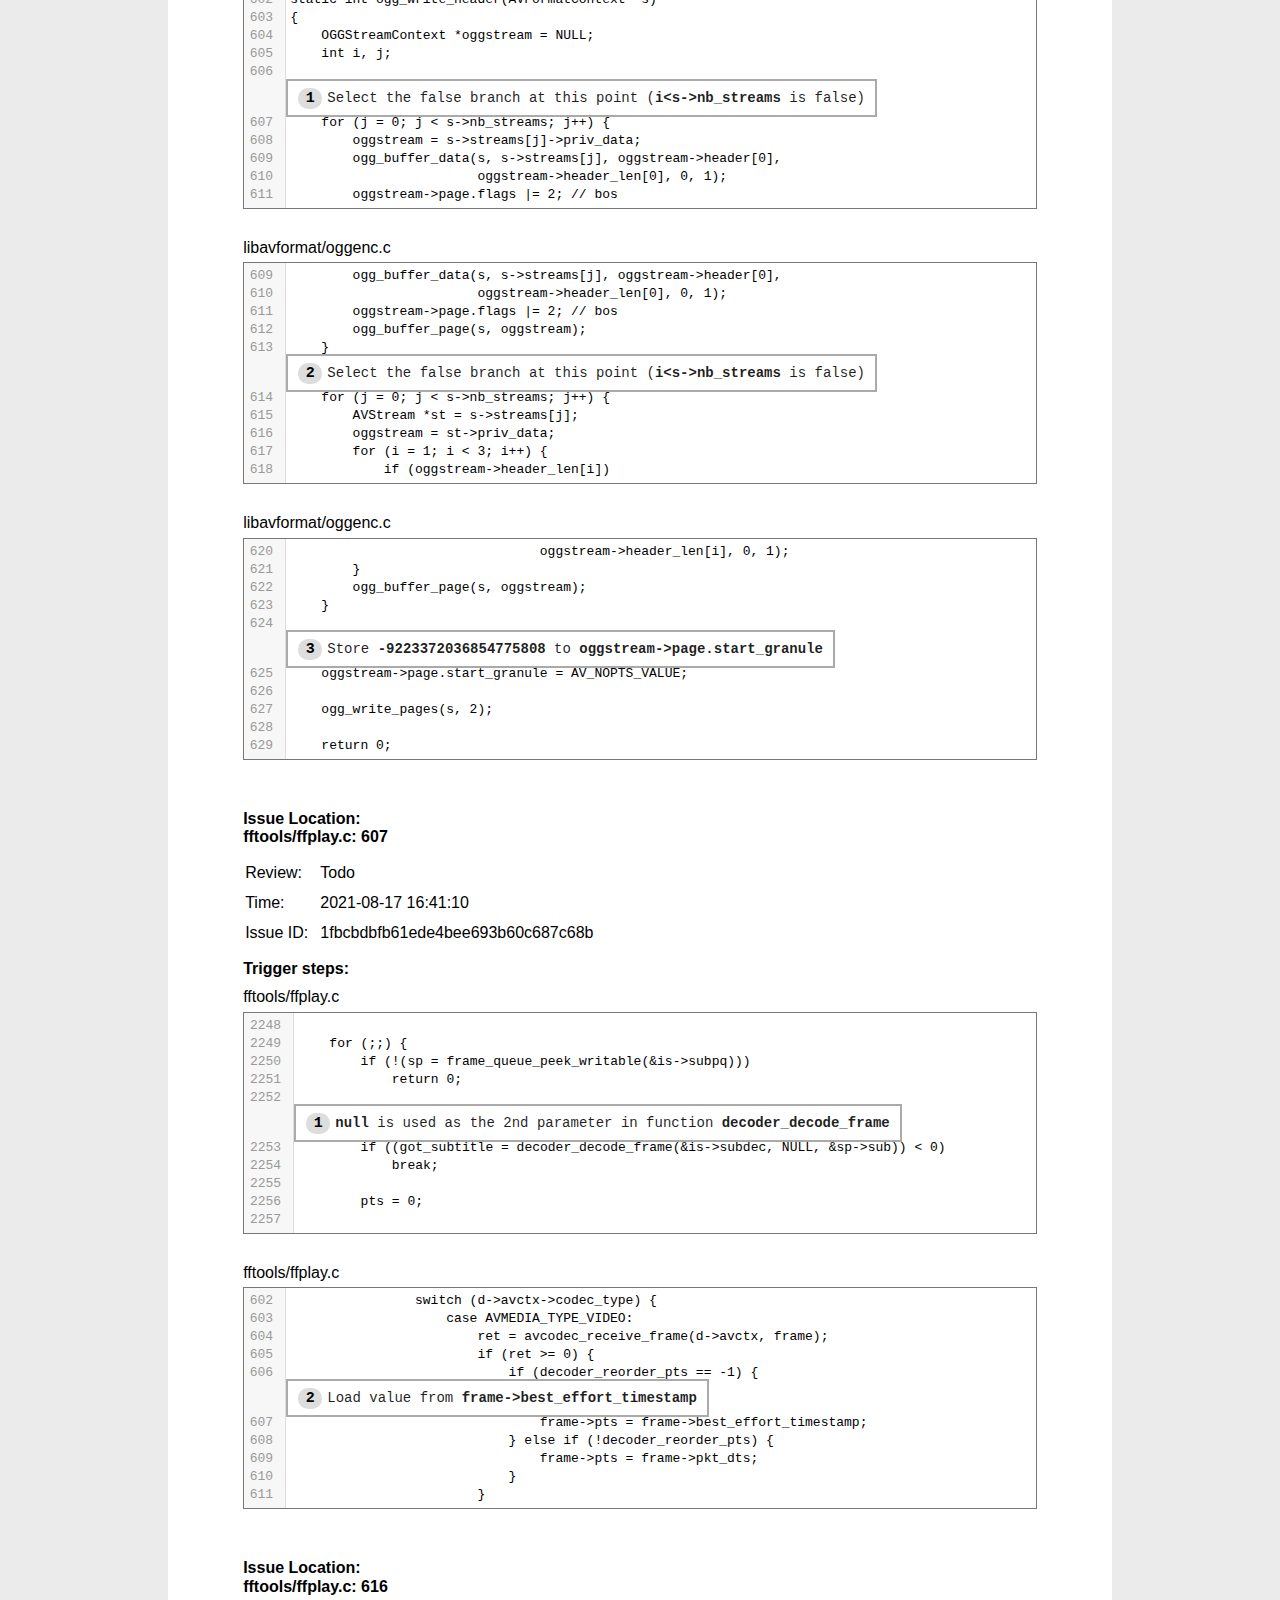
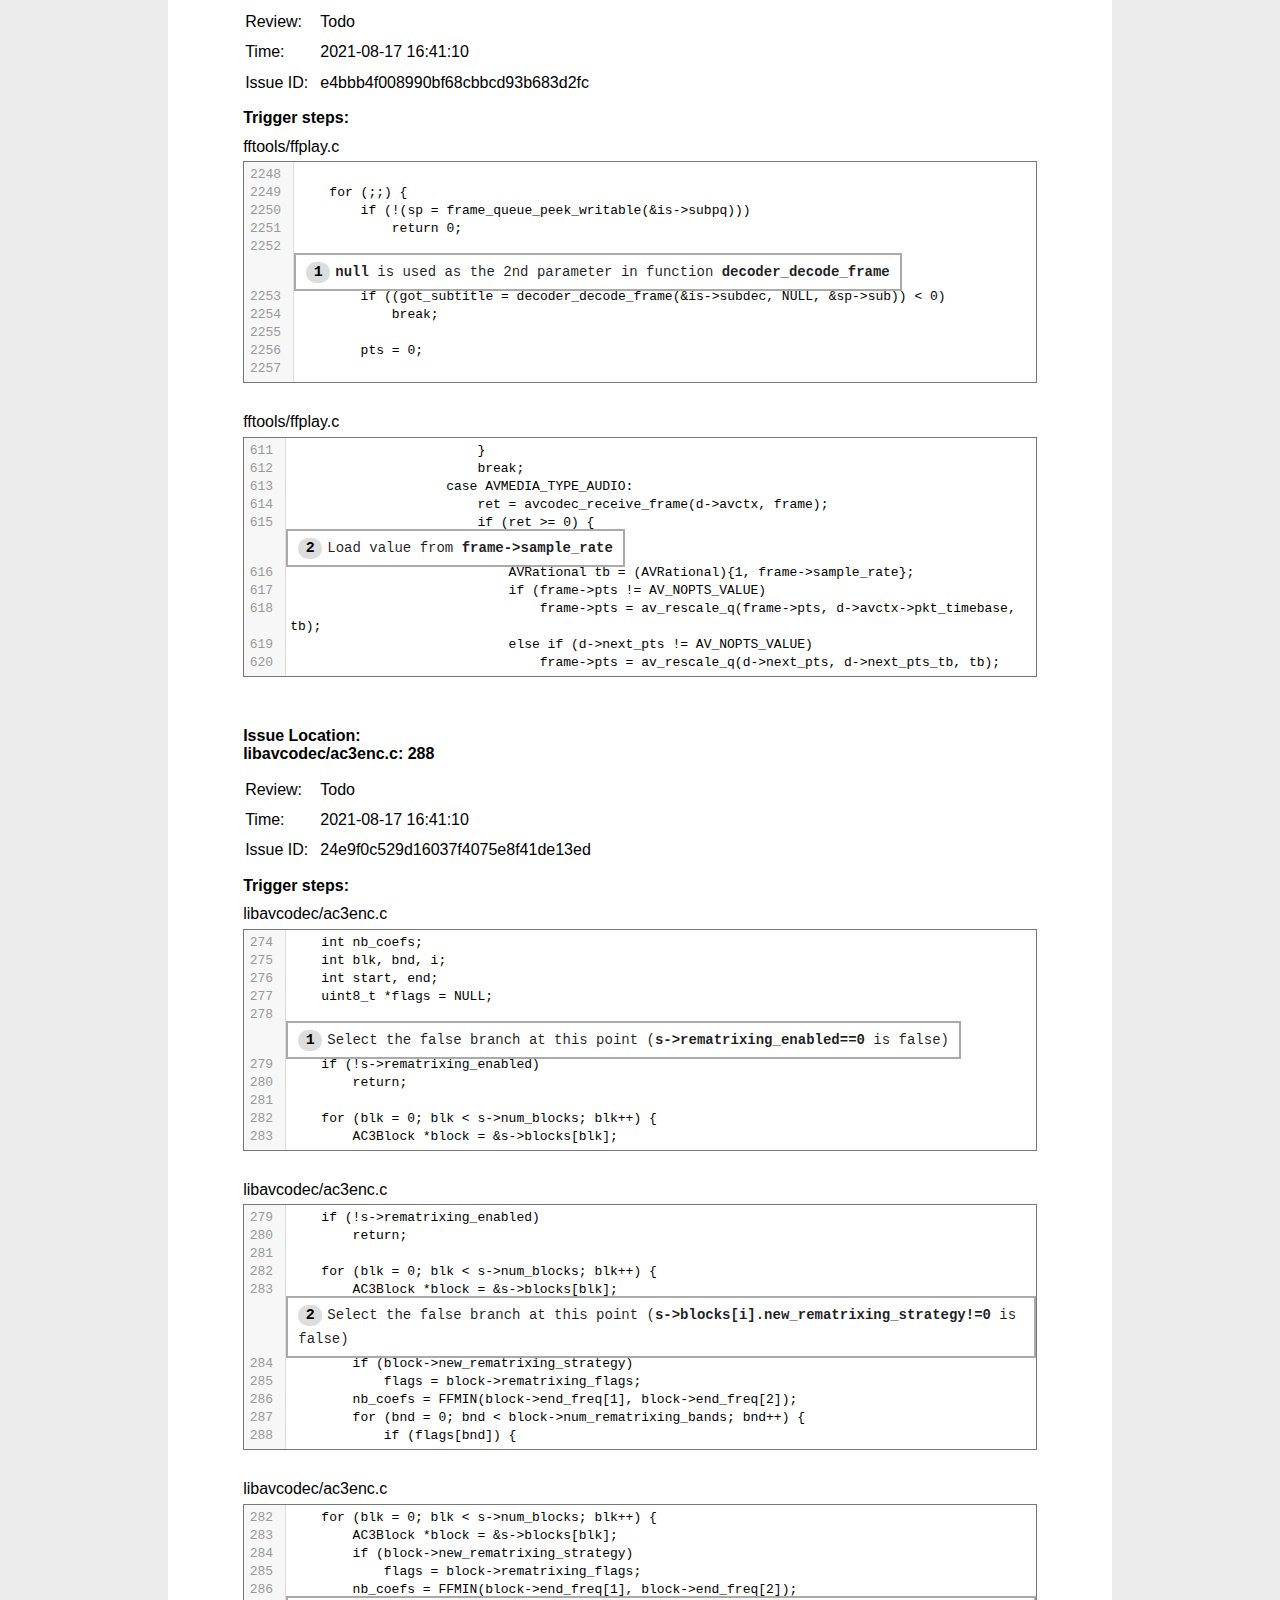
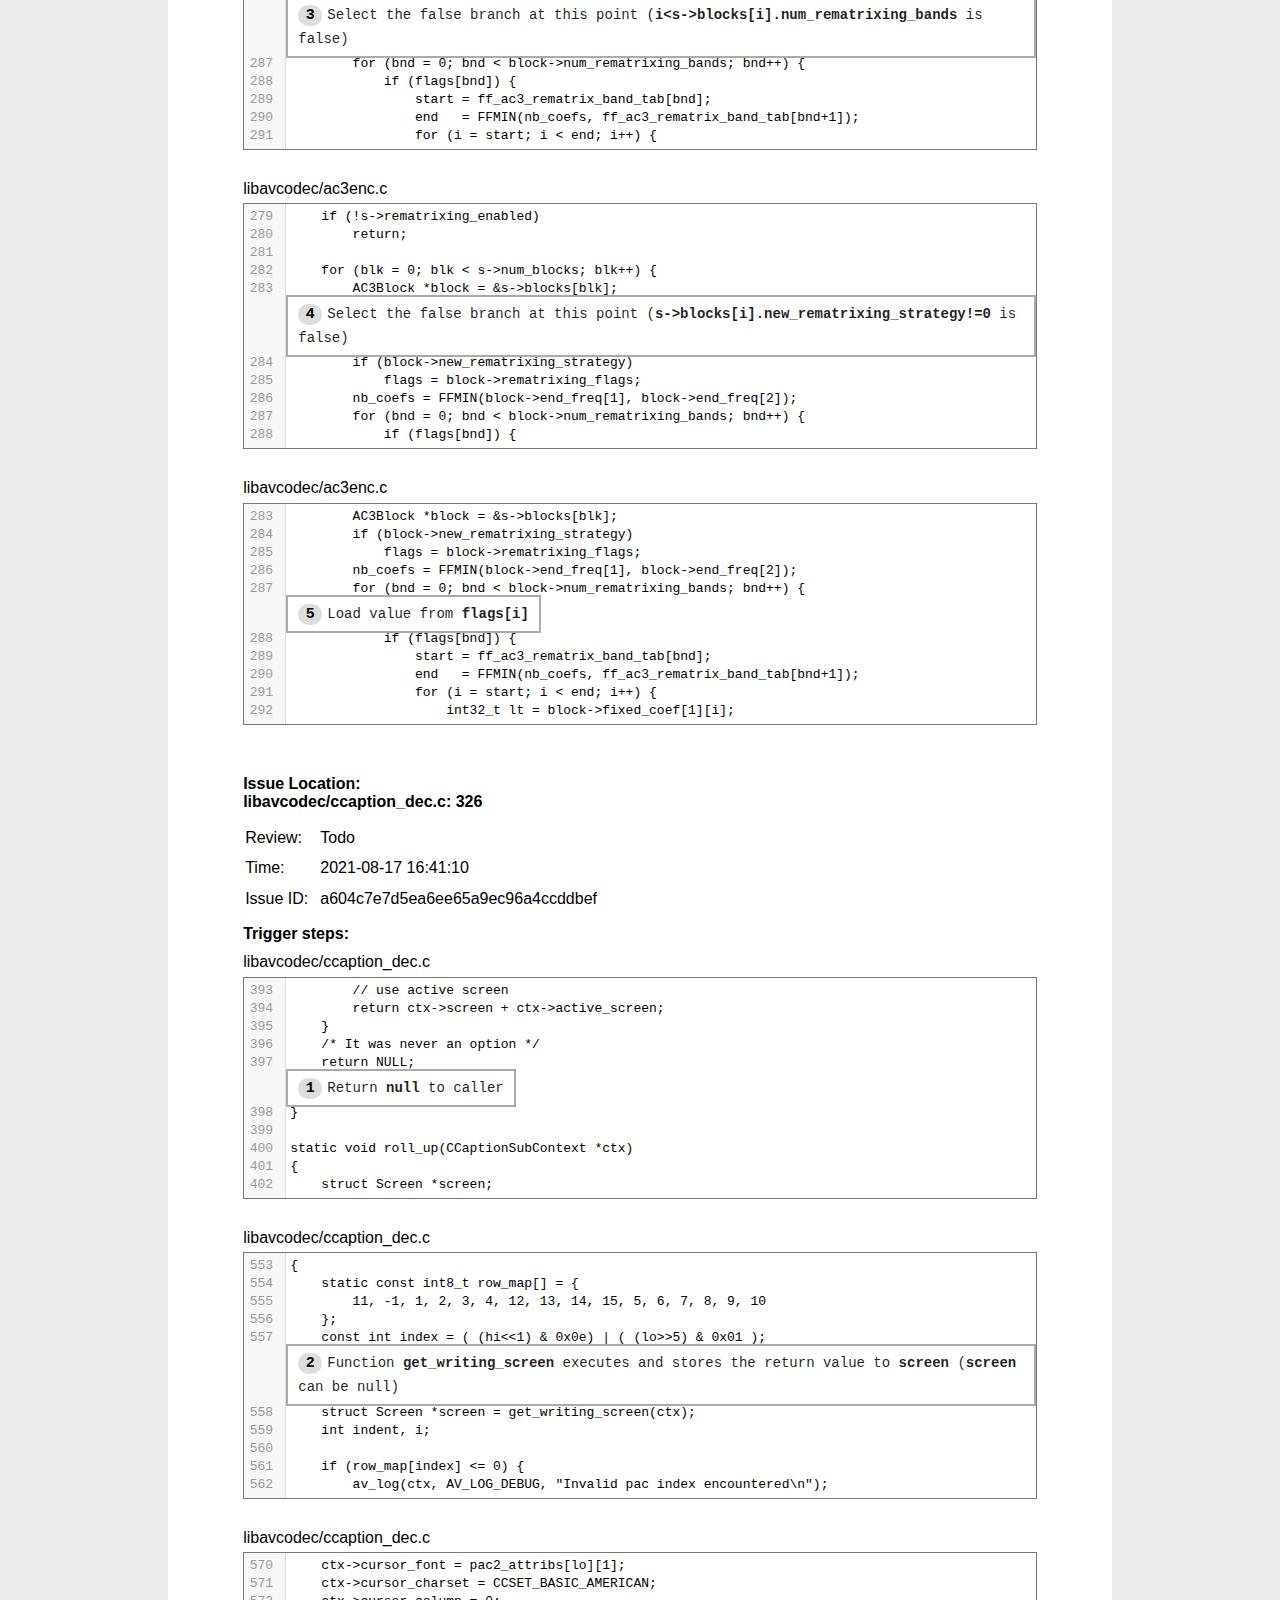
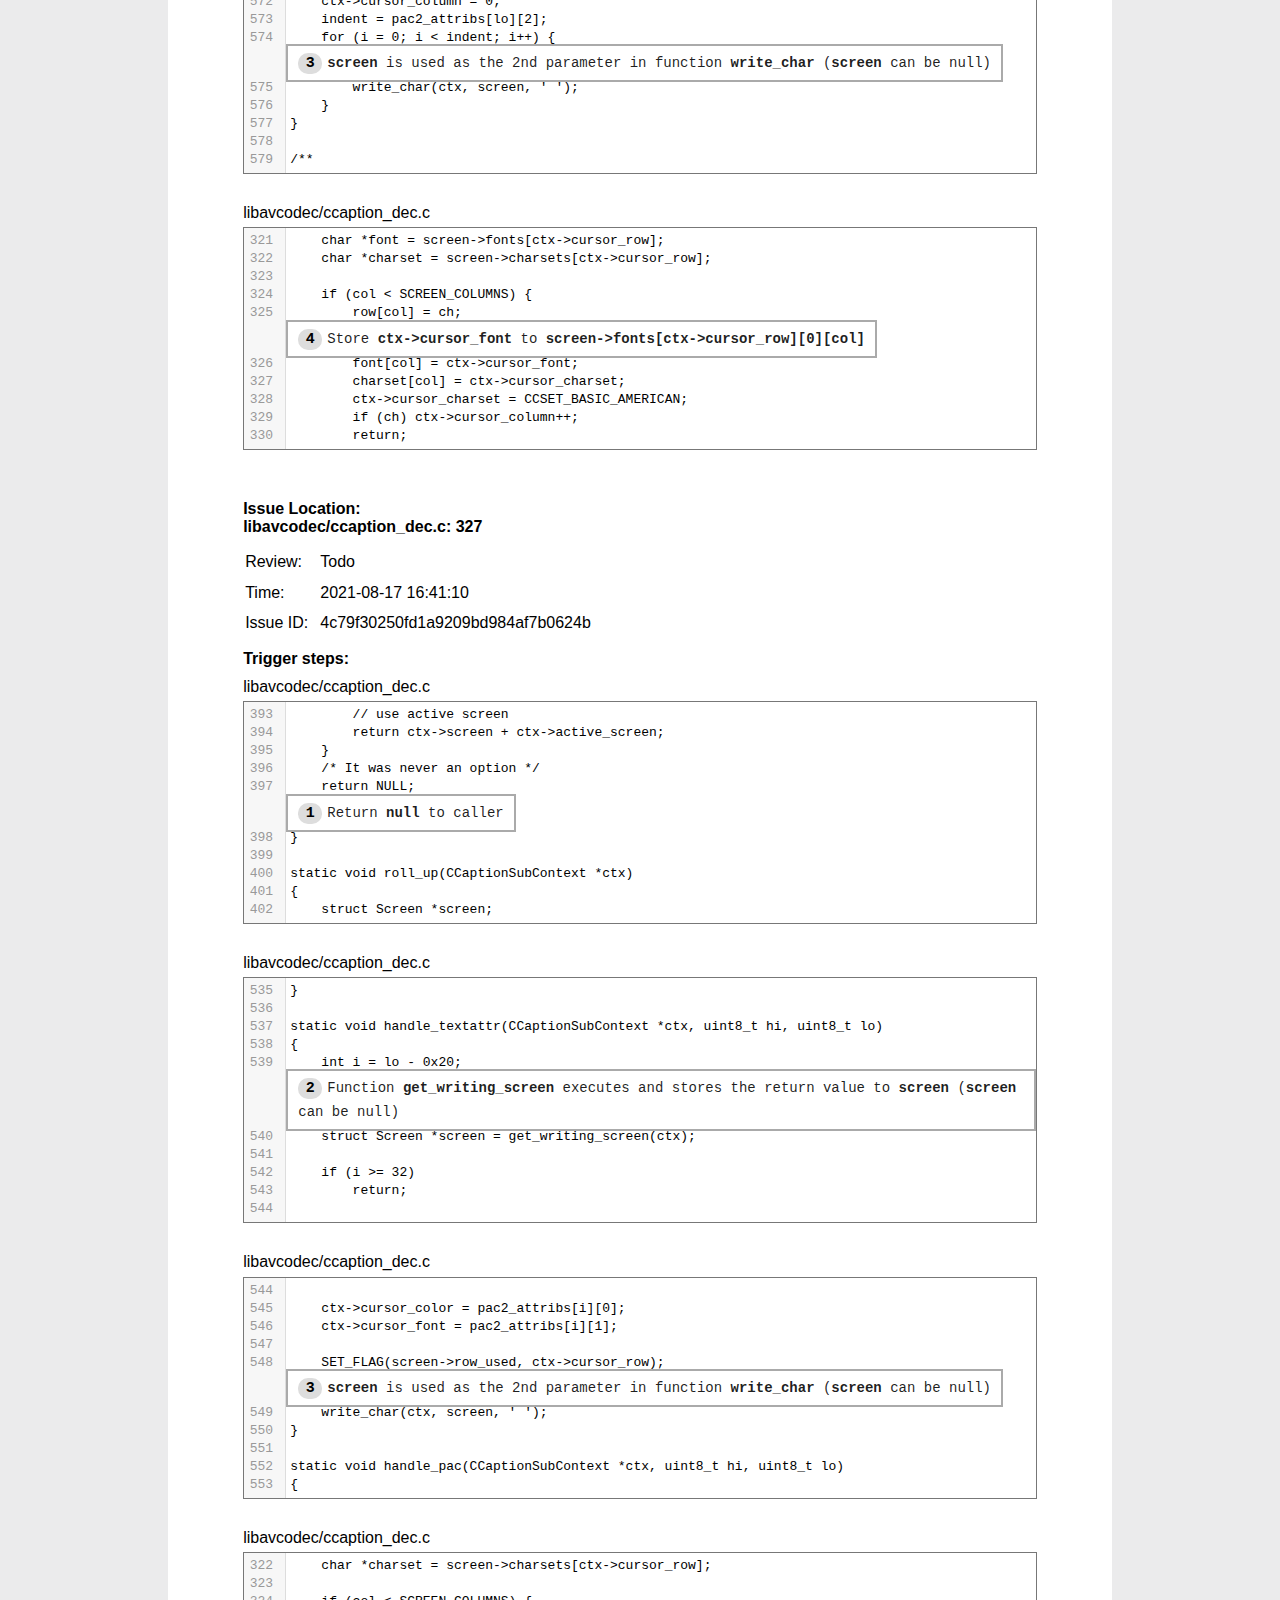
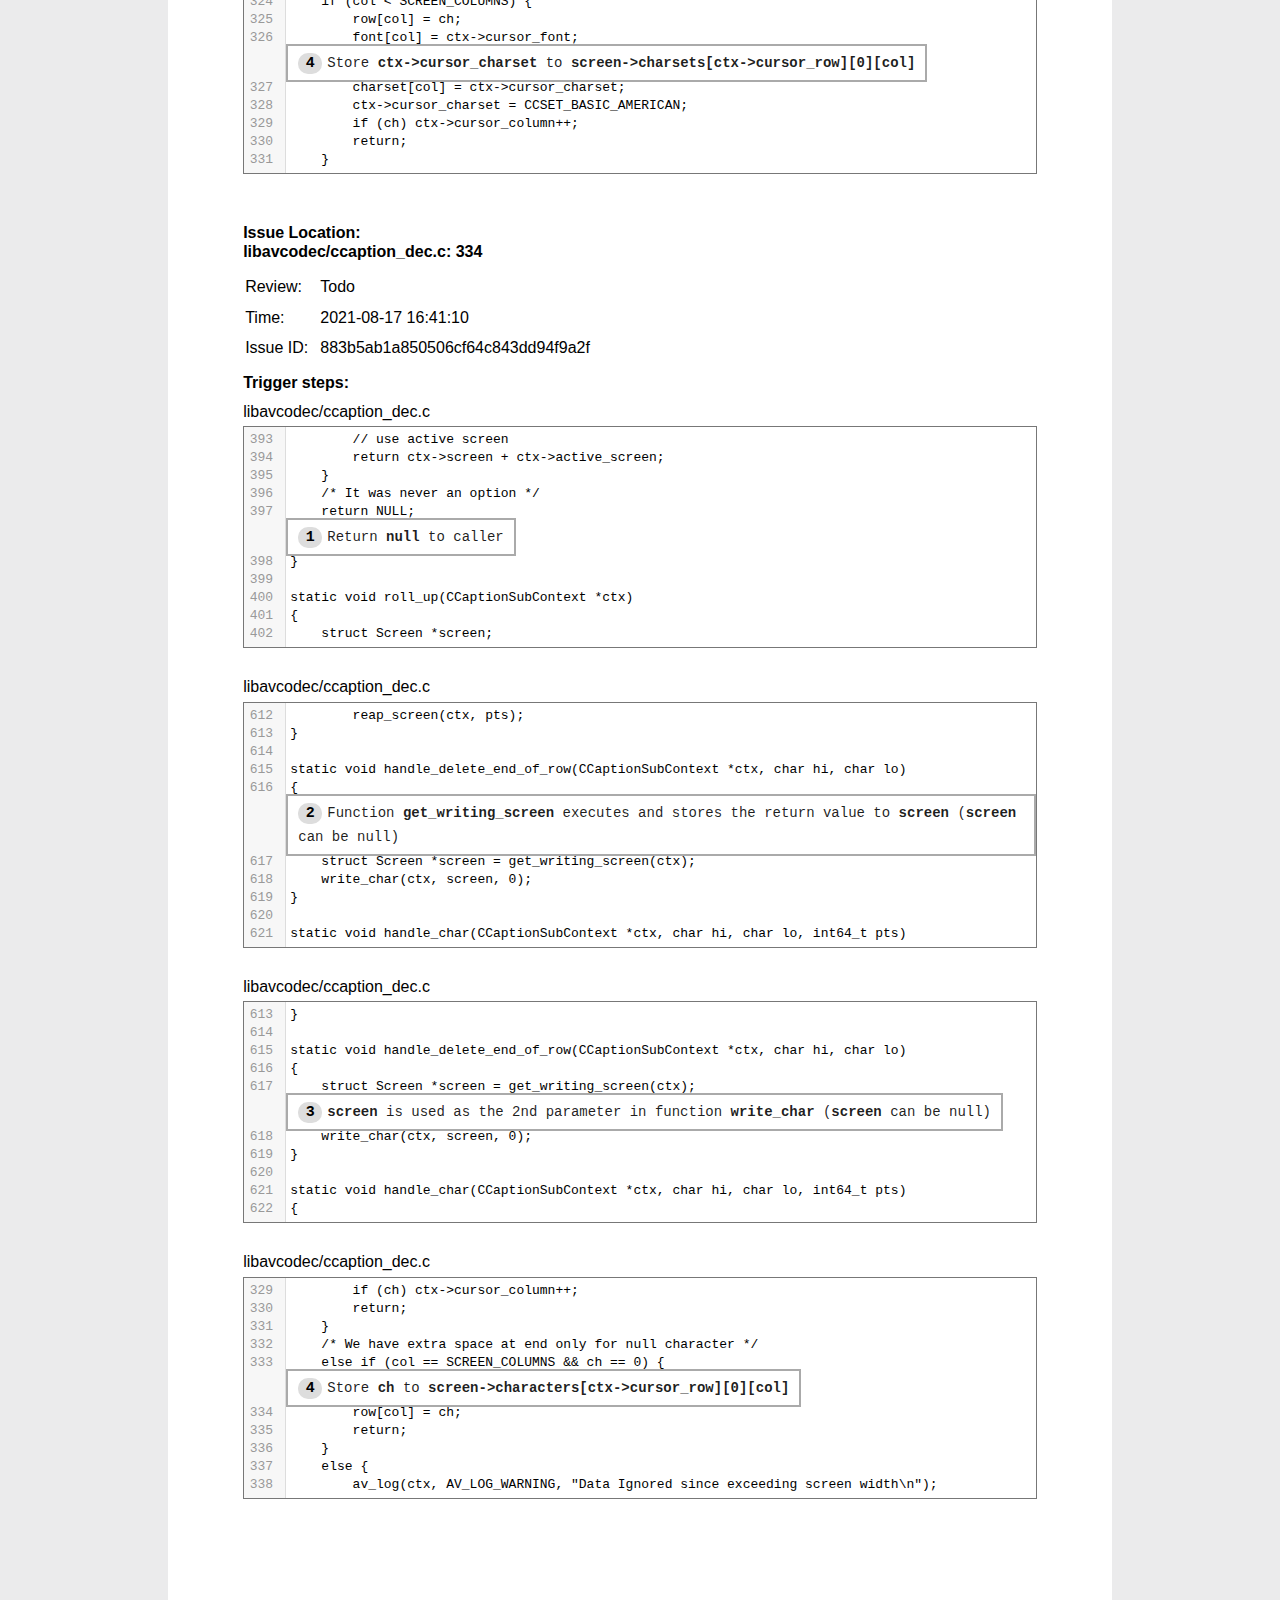
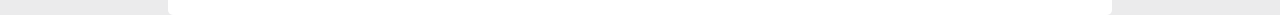
<file: alarms/ffmpeg-4.3.1-analyzer/html/3.html>
<!DOCTYPE html>
<!--suppress SyntaxError -->
<html>
  <head>
    <meta charset="utf-8">
    <title>Analyzer</title>
  <link href="../css/d0bcde96a2b3311ea23c.css?b8946390569e215207d8" rel="stylesheet"><link href="../css/codemirror.ccfd53c1db239419db4e.css?b8946390569e215207d8" rel="stylesheet"></head>
  <body>
    <div id="app"></div>
    <!-- built files will be auto injected -->
    
    <script src=../js/3.js>
    </script>
    
  <script type="text/javascript" src="../js/499cb80f92cea67e19a5.js?b8946390569e215207d8"></script><script type="text/javascript" src="../js/95ea2bfbc0a2130825eb.js?b8946390569e215207d8"></script><script type="text/javascript" src="../js/476155e0e52110048d22.js?b8946390569e215207d8"></script><script type="text/javascript" src="../js/b649d1088bc965a6a257.js?b8946390569e215207d8"></script></body>
</html>
</file>
<file: alarms/ffmpeg-4.3.1-analyzer/css/d0bcde96a2b3311ea23c.css>
.el-rate:active,.el-rate:focus{outline-width:0}.el-popover{border-radius:4px}.el-popover:focus,.el-popover:focus:active,.el-popover__reference:focus:hover,.el-popover__reference:focus:not(.focusing){outline-width:0}.el-col-pull-0,.el-col-pull-1,.el-col-pull-2,.el-col-pull-3,.el-col-pull-4,.el-col-pull-5,.el-col-pull-6,.el-col-pull-7,.el-col-pull-8,.el-col-pull-9,.el-col-pull-10,.el-col-pull-11,.el-col-pull-13,.el-col-pull-14,.el-col-pull-15,.el-col-pull-16,.el-col-pull-17,.el-col-pull-18,.el-col-pull-19,.el-col-pull-20,.el-col-pull-21,.el-col-pull-22,.el-col-pull-23,.el-col-pull-24,.el-col-push-0,.el-col-push-1,.el-col-push-2,.el-col-push-3,.el-col-push-4,.el-col-push-5,.el-col-push-6,.el-col-push-7,.el-col-push-8,.el-col-push-9,.el-col-push-10,.el-col-push-11,.el-col-push-12,.el-col-push-13,.el-col-push-14,.el-col-push-15,.el-col-push-16,.el-col-push-17,.el-col-push-18,.el-col-push-19,.el-col-push-20,.el-col-push-21,.el-col-push-22,.el-col-push-23,.el-col-push-24{position:relative}.el-col-0{display:none}.el-row{position:relative}.el-row:after,.el-row:before{content:""}.el-row--flex:after,.el-row--flex:before{display:none}.el-select-dropdown.is-multiple .el-select-dropdown__item.selected{color:#409eff}.el-input__inner,.el-tag,.el-textarea__inner{-webkit-box-sizing:border-box}.el-textarea__inner:-ms-input-placeholder{color:#c0c4cc}.el-textarea__inner:focus{border-color:#409eff}.el-textarea.is-disabled .el-textarea__inner:-ms-input-placeholder{color:#c0c4cc}.el-input__inner{-webkit-box-sizing:border-box}.el-input__inner:-ms-input-placeholder{color:#c0c4cc}.el-input.is-active .el-input__inner,.el-input__inner:focus{border-color:#409eff}.el-input__suffix{pointer-events:none}.el-input.is-disabled .el-input__inner:-ms-input-placeholder{color:#c0c4cc}.el-tag{background-color:#ecf5ff;color:#409eff;border:1px solid #d9ecff}.el-tag.is-hit{border-color:#409eff}.el-tag .el-tag__close{color:#409eff}.el-tag--dark,.el-tag .el-tag__close:hover{background-color:#409eff}.el-tag--dark,.el-tag--dark.is-hit{border-color:#409eff}.el-tag--dark .el-tag__close:hover{background-color:#66b1ff}.el-tag--plain{border-color:#b3d8ff;color:#409eff}.el-tag--plain.is-hit{border-color:#409eff}.el-tag--plain .el-tag__close{color:#409eff}.el-tag--plain .el-tag__close:hover{background-color:#409eff}.el-select-dropdown__item{-webkit-box-sizing:border-box}.el-select-dropdown__item.selected{color:#409eff}.el-scrollbar__wrap--hidden-default{scrollbar-width:none}.el-select .el-input.is-focus .el-input__inner,.el-select .el-input__inner:focus{border-color:#409eff}.el-pagination button:hover{color:#409eff}.el-pagination--small .arrow.disabled{visibility:hidden}.el-pagination__sizes .el-input .el-input__inner:hover{border-color:#409eff}.el-pagination.is-background .el-pager li:not(.disabled):hover{color:#409eff}.el-pagination.is-background .el-pager li:not(.disabled).active{background-color:#409eff}.el-pager{-webkit-user-select:none;-ms-user-select:none}.el-pager li{background:#fff}.el-loading-spinner .el-loading-text,.el-pager li.active,.el-pager li:hover{color:#409eff}.el-loading-spinner .path{stroke:#409eff}.el-loading-spinner i{color:#409eff}.el-loading-fade-enter,.el-loading-fade-leave-active{opacity:0}.tooltip-icon{color:#d7dad9}.label-tooltip .tooltip-icon{position:absolute;top:14px;left:-25px}table tr td[data-v-14b1b819]{padding:3px 0}.label-key[data-v-14b1b819]{width:250px}h2>a[data-v-5ba1e95c],h3>a[data-v-5ba1e95c]{display:none}h2:hover>a[data-v-5ba1e95c],h3:hover>a[data-v-5ba1e95c]{display:inline-block}h2:hover>span[data-v-5ba1e95c],h3:hover>span[data-v-5ba1e95c]{display:none}h2 span[data-v-5ba1e95c],h3 span[data-v-5ba1e95c]{color:#5353df;text-decoration:underline}@media print{h2 span[data-v-5ba1e95c],h3 span[data-v-5ba1e95c]{color:#000;text-decoration:none}}.el-popover .grade-tip .high{color:#ff4747}.el-popover .grade-tip .medium{color:#fa9800}.el-popover .grade-tip .low{color:#1fcc7d}.el-popover .grade-tip .grading-table{border-collapse:collapse;border-spacing:0}.el-popover .grade-tip .grading-table tr{padding-top:7px}.el-popover .grade-tip .grading-table tr.active{border:1px solid #f84a13;border-radius:2px}.el-popover .grade-tip .grading-table tr.header-row th{padding-bottom:10px}.el-popover .grade-tip .grading-table tr th{vertical-align:top;padding-right:5px;text-align:left;white-space:nowrap}.el-popover .grade-tip .density{padding-bottom:10px}.el-popover .grade-tip .density .density-title{font-weight:800;padding-bottom:10px;font-size:15px}.el-popover .grade-tip .density .calc{font-size:10px;color:#898989}.el-popover .grade-tip .density .hide,.el-popover .grade-tip .density .medium{padding-right:10px}.trend-header[data-v-17b2aa91]{text-align:center;margin:0!important}.trend-header .count[data-v-17b2aa91]{font-size:40px;line-height:60px}.trend-header .count.good[data-v-17b2aa91]{color:#89b414}.trend-header .count.normal[data-v-17b2aa91]{color:#7cb5ec}.trend-header .count.poor[data-v-17b2aa91]{color:#ff5a00}.trend-header .count.new[data-v-17b2aa91]{color:#e98f85}.trend-header .count.fixed[data-v-17b2aa91]{color:#afcf78}.trend-header .count.loc[data-v-17b2aa91],.trend-header .count.total[data-v-17b2aa91]{color:#3d77b7}.trend-header .count.cn[data-v-17b2aa91]{font-size:35px}.trend-header .el-col>div.text[data-v-17b2aa91]{color:#939393}.trend-header .el-col-4[data-v-17b2aa91]{transition:all .5s linear}@media screen and (max-width:1260px){.trend-header:not(.trend-stats) .el-col-6[data-v-17b2aa91]{width:33.3%}.trend-header:not(.trend-stats) .el-col-8[data-v-17b2aa91]{width:50%}}.tooltip-ul[data-v-17b2aa91]{list-style:none;padding:0}.el-rate.grade-rate[data-v-17b2aa91] .el-rate__item{line-height:60px}.el-rate.grade-rate[data-v-17b2aa91] .el-rate__item .el-rate__icon{font-size:30px;vertical-align:middle}.indicator-title[data-v-665c59dd]{font-size:16px;text-align:center;margin:30px 0 10px;font-weight:600}table[data-v-665c59dd]{flex:1;padding:10px;font-size:12px;color:#454545;margin:0 auto}table+table[data-v-665c59dd]{border-left:1px solid #cdcdcd}table tr td[data-v-665c59dd]{white-space:nowrap}table tr td[data-v-665c59dd]:first-child{color:#676767}table tr>td+td[data-v-665c59dd]{padding:0 10px}table tr span[data-v-665c59dd]{display:inline-block;height:16px;line-height:100%}table .table-title[data-v-665c59dd]{font-weight:600;font-size:14px;white-space:nowrap}@media screen and (max-width:1260px){.el-col-6[data-v-665c59dd]{width:33.3%;overflow:hidden}}.indicator-title[data-v-35066b6c]{font-size:16px;text-align:center;margin:30px 0 10px;font-weight:600}table[data-v-35066b6c]{flex:1;padding:10px;font-size:12px;color:#454545;margin:0 auto}table+table[data-v-35066b6c]{border-left:1px solid #cdcdcd}table tr td[data-v-35066b6c]{white-space:nowrap}table tr td[data-v-35066b6c]:first-child{color:#676767}table tr>td+td[data-v-35066b6c]{padding:0 10px}table tr span[data-v-35066b6c]{display:inline-block;height:16px;line-height:100%}table .table-title[data-v-35066b6c]{font-weight:600;font-size:14px;white-space:nowrap}@media screen and (max-width:1260px){.el-col-6[data-v-35066b6c]{width:33.3%;overflow:hidden}}[data-v-6bf47c37] .apexcharts-canvas{margin:auto}[data-v-6bf47c37] .highcharts-container,[data-v-6bf47c37] .highcharts-container>svg{width:100%!important}.no-report-tips[data-v-6bf47c37]{text-align:center;padding:10px 0;font-size:18px}.chart-blocks[data-v-2c2dc170]:not(.no-zoom) .highcharts-container{margin:0 auto}.chart-blocks[data-v-2c2dc170]:not(.no-zoom) .highcharts-container,.chart-blocks[data-v-2c2dc170]:not(.no-zoom) .highcharts-container>svg{width:100%!important}.summary-counts{padding-bottom:20px}.el-col-lg-12.critical_type,.el-col-lg-12.high_type,.el-col-lg-12.low_type,.el-col-lg-12.medium_type{width:100%}.titles{font-size:26px;padding-bottom:10px;margin-bottom:20px;border-bottom:1px solid #cdcdcd}.case-info td{padding:5px 10px 5px 0}
/*! normalize.css v8.0.1 | MIT License | github.com/necolas/normalize.css */html{line-height:1.15;-webkit-text-size-adjust:100%}body{margin:0}main{display:block}h1{font-size:2em;margin:.67em 0}hr{-webkit-box-sizing:content-box;box-sizing:content-box;height:0;overflow:visible}pre{font-family:monospace,monospace;font-size:1em}a{background-color:transparent}abbr[title]{border-bottom:none;text-decoration:underline;-webkit-text-decoration:underline dotted;text-decoration:underline dotted}b,strong{font-weight:bolder}code,kbd,samp{font-family:monospace,monospace;font-size:1em}small{font-size:80%}sub,sup{font-size:75%;line-height:0;position:relative;vertical-align:baseline}sub{bottom:-.25em}sup{top:-.5em}img{border-style:none}button,input,optgroup,select,textarea{font-family:inherit;font-size:100%;line-height:1.15;margin:0}button,input{overflow:visible}button,select{text-transform:none}[type=button],[type=reset],[type=submit],button{-webkit-appearance:button}[type=button]::-moz-focus-inner,[type=reset]::-moz-focus-inner,[type=submit]::-moz-focus-inner,button::-moz-focus-inner{border-style:none;padding:0}[type=button]:-moz-focusring,[type=reset]:-moz-focusring,[type=submit]:-moz-focusring,button:-moz-focusring{outline:1px dotted ButtonText}fieldset{padding:.35em .75em .625em}legend{-webkit-box-sizing:border-box;box-sizing:border-box;color:inherit;display:table;max-width:100%;padding:0;white-space:normal}progress{vertical-align:baseline}textarea{overflow:auto}[type=checkbox],[type=radio]{-webkit-box-sizing:border-box;box-sizing:border-box;padding:0}[type=number]::-webkit-inner-spin-button,[type=number]::-webkit-outer-spin-button{height:auto}[type=search]{-webkit-appearance:textfield;outline-offset:-2px}[type=search]::-webkit-search-decoration{-webkit-appearance:none}::-webkit-file-upload-button{-webkit-appearance:button;font:inherit}details{display:block}summary{display:list-item}[hidden],template{display:none}.el-pagination--small .arrow.disabled,.el-table--hidden,.el-table .hidden-columns,.el-table td.is-hidden>*,.el-table th.is-hidden>*{visibility:hidden}.el-dropdown .el-dropdown-selfdefine:focus:active,.el-dropdown .el-dropdown-selfdefine:focus:not(.focusing),.el-message__closeBtn:focus,.el-message__content:focus,.el-popover:focus,.el-popover:focus:active,.el-popover__reference:focus:hover,.el-popover__reference:focus:not(.focusing),.el-rate:active,.el-rate:focus,.el-tooltip:focus:hover,.el-tooltip:focus:not(.focusing),.el-upload-list__item.is-success:active,.el-upload-list__item.is-success:not(.focusing):focus{outline-width:0}.el-input__suffix,.el-tree.is-dragging .el-tree-node__content *{pointer-events:none}@font-face{font-family:element-icons;src:url([data-uri]) format("woff"),url([data-uri]) format("truetype");font-weight:400;font-display:"auto";font-style:normal}[class*=" el-icon-"],[class^=el-icon-]{font-family:element-icons!important;speak:none;font-style:normal;font-weight:400;-webkit-font-feature-settings:normal;font-feature-settings:normal;font-variant:normal;text-transform:none;line-height:1;vertical-align:baseline;display:inline-block;-webkit-font-smoothing:antialiased;-moz-osx-font-smoothing:grayscale}.el-icon-ice-cream-round:before{content:"\e6a0"}.el-icon-ice-cream-square:before{content:"\e6a3"}.el-icon-lollipop:before{content:"\e6a4"}.el-icon-potato-strips:before{content:"\e6a5"}.el-icon-milk-tea:before{content:"\e6a6"}.el-icon-ice-drink:before{content:"\e6a7"}.el-icon-ice-tea:before{content:"\e6a9"}.el-icon-coffee:before{content:"\e6aa"}.el-icon-orange:before{content:"\e6ab"}.el-icon-pear:before{content:"\e6ac"}.el-icon-apple:before{content:"\e6ad"}.el-icon-cherry:before{content:"\e6ae"}.el-icon-watermelon:before{content:"\e6af"}.el-icon-grape:before{content:"\e6b0"}.el-icon-refrigerator:before{content:"\e6b1"}.el-icon-goblet-square-full:before{content:"\e6b2"}.el-icon-goblet-square:before{content:"\e6b3"}.el-icon-goblet-full:before{content:"\e6b4"}.el-icon-goblet:before{content:"\e6b5"}.el-icon-cold-drink:before{content:"\e6b6"}.el-icon-coffee-cup:before{content:"\e6b8"}.el-icon-water-cup:before{content:"\e6b9"}.el-icon-hot-water:before{content:"\e6ba"}.el-icon-ice-cream:before{content:"\e6bb"}.el-icon-dessert:before{content:"\e6bc"}.el-icon-sugar:before{content:"\e6bd"}.el-icon-tableware:before{content:"\e6be"}.el-icon-burger:before{content:"\e6bf"}.el-icon-knife-fork:before{content:"\e6c1"}.el-icon-fork-spoon:before{content:"\e6c2"}.el-icon-chicken:before{content:"\e6c3"}.el-icon-food:before{content:"\e6c4"}.el-icon-dish-1:before{content:"\e6c5"}.el-icon-dish:before{content:"\e6c6"}.el-icon-moon-night:before{content:"\e6ee"}.el-icon-moon:before{content:"\e6f0"}.el-icon-cloudy-and-sunny:before{content:"\e6f1"}.el-icon-partly-cloudy:before{content:"\e6f2"}.el-icon-cloudy:before{content:"\e6f3"}.el-icon-sunny:before{content:"\e6f6"}.el-icon-sunset:before{content:"\e6f7"}.el-icon-sunrise-1:before{content:"\e6f8"}.el-icon-sunrise:before{content:"\e6f9"}.el-icon-heavy-rain:before{content:"\e6fa"}.el-icon-lightning:before{content:"\e6fb"}.el-icon-light-rain:before{content:"\e6fc"}.el-icon-wind-power:before{content:"\e6fd"}.el-icon-baseball:before{content:"\e712"}.el-icon-soccer:before{content:"\e713"}.el-icon-football:before{content:"\e715"}.el-icon-basketball:before{content:"\e716"}.el-icon-ship:before{content:"\e73f"}.el-icon-truck:before{content:"\e740"}.el-icon-bicycle:before{content:"\e741"}.el-icon-mobile-phone:before{content:"\e6d3"}.el-icon-service:before{content:"\e6d4"}.el-icon-key:before{content:"\e6e2"}.el-icon-unlock:before{content:"\e6e4"}.el-icon-lock:before{content:"\e6e5"}.el-icon-watch:before{content:"\e6fe"}.el-icon-watch-1:before{content:"\e6ff"}.el-icon-timer:before{content:"\e702"}.el-icon-alarm-clock:before{content:"\e703"}.el-icon-map-location:before{content:"\e704"}.el-icon-delete-location:before{content:"\e705"}.el-icon-add-location:before{content:"\e706"}.el-icon-location-information:before{content:"\e707"}.el-icon-location-outline:before{content:"\e708"}.el-icon-location:before{content:"\e79e"}.el-icon-place:before{content:"\e709"}.el-icon-discover:before{content:"\e70a"}.el-icon-first-aid-kit:before{content:"\e70b"}.el-icon-trophy-1:before{content:"\e70c"}.el-icon-trophy:before{content:"\e70d"}.el-icon-medal:before{content:"\e70e"}.el-icon-medal-1:before{content:"\e70f"}.el-icon-stopwatch:before{content:"\e710"}.el-icon-mic:before{content:"\e711"}.el-icon-copy-document:before{content:"\e718"}.el-icon-full-screen:before{content:"\e719"}.el-icon-switch-button:before{content:"\e71b"}.el-icon-aim:before{content:"\e71c"}.el-icon-crop:before{content:"\e71d"}.el-icon-odometer:before{content:"\e71e"}.el-icon-time:before{content:"\e71f"}.el-icon-bangzhu:before{content:"\e724"}.el-icon-close-notification:before{content:"\e726"}.el-icon-microphone:before{content:"\e727"}.el-icon-turn-off-microphone:before{content:"\e728"}.el-icon-position:before{content:"\e729"}.el-icon-postcard:before{content:"\e72a"}.el-icon-message:before{content:"\e72b"}.el-icon-chat-line-square:before{content:"\e72d"}.el-icon-chat-dot-square:before{content:"\e72e"}.el-icon-chat-dot-round:before{content:"\e72f"}.el-icon-chat-square:before{content:"\e730"}.el-icon-chat-line-round:before{content:"\e731"}.el-icon-chat-round:before{content:"\e732"}.el-icon-set-up:before{content:"\e733"}.el-icon-turn-off:before{content:"\e734"}.el-icon-open:before{content:"\e735"}.el-icon-connection:before{content:"\e736"}.el-icon-link:before{content:"\e737"}.el-icon-cpu:before{content:"\e738"}.el-icon-thumb:before{content:"\e739"}.el-icon-female:before{content:"\e73a"}.el-icon-male:before{content:"\e73b"}.el-icon-guide:before{content:"\e73c"}.el-icon-news:before{content:"\e73e"}.el-icon-price-tag:before{content:"\e744"}.el-icon-discount:before{content:"\e745"}.el-icon-wallet:before{content:"\e747"}.el-icon-coin:before{content:"\e748"}.el-icon-money:before{content:"\e749"}.el-icon-bank-card:before{content:"\e74a"}.el-icon-box:before{content:"\e74b"}.el-icon-present:before{content:"\e74c"}.el-icon-sell:before{content:"\e6d5"}.el-icon-sold-out:before{content:"\e6d6"}.el-icon-shopping-bag-2:before{content:"\e74d"}.el-icon-shopping-bag-1:before{content:"\e74e"}.el-icon-shopping-cart-2:before{content:"\e74f"}.el-icon-shopping-cart-1:before{content:"\e750"}.el-icon-shopping-cart-full:before{content:"\e751"}.el-icon-smoking:before{content:"\e752"}.el-icon-no-smoking:before{content:"\e753"}.el-icon-house:before{content:"\e754"}.el-icon-table-lamp:before{content:"\e755"}.el-icon-school:before{content:"\e756"}.el-icon-office-building:before{content:"\e757"}.el-icon-toilet-paper:before{content:"\e758"}.el-icon-notebook-2:before{content:"\e759"}.el-icon-notebook-1:before{content:"\e75a"}.el-icon-files:before{content:"\e75b"}.el-icon-collection:before{content:"\e75c"}.el-icon-receiving:before{content:"\e75d"}.el-icon-suitcase-1:before{content:"\e760"}.el-icon-suitcase:before{content:"\e761"}.el-icon-film:before{content:"\e763"}.el-icon-collection-tag:before{content:"\e765"}.el-icon-data-analysis:before{content:"\e766"}.el-icon-pie-chart:before{content:"\e767"}.el-icon-data-board:before{content:"\e768"}.el-icon-data-line:before{content:"\e76d"}.el-icon-reading:before{content:"\e769"}.el-icon-magic-stick:before{content:"\e76a"}.el-icon-coordinate:before{content:"\e76b"}.el-icon-mouse:before{content:"\e76c"}.el-icon-brush:before{content:"\e76e"}.el-icon-headset:before{content:"\e76f"}.el-icon-umbrella:before{content:"\e770"}.el-icon-scissors:before{content:"\e771"}.el-icon-mobile:before{content:"\e773"}.el-icon-attract:before{content:"\e774"}.el-icon-monitor:before{content:"\e775"}.el-icon-search:before{content:"\e778"}.el-icon-takeaway-box:before{content:"\e77a"}.el-icon-paperclip:before{content:"\e77d"}.el-icon-printer:before{content:"\e77e"}.el-icon-document-add:before{content:"\e782"}.el-icon-document:before{content:"\e785"}.el-icon-document-checked:before{content:"\e786"}.el-icon-document-copy:before{content:"\e787"}.el-icon-document-delete:before{content:"\e788"}.el-icon-document-remove:before{content:"\e789"}.el-icon-tickets:before{content:"\e78b"}.el-icon-folder-checked:before{content:"\e77f"}.el-icon-folder-delete:before{content:"\e780"}.el-icon-folder-remove:before{content:"\e781"}.el-icon-folder-add:before{content:"\e783"}.el-icon-folder-opened:before{content:"\e784"}.el-icon-folder:before{content:"\e78a"}.el-icon-edit-outline:before{content:"\e764"}.el-icon-edit:before{content:"\e78c"}.el-icon-date:before{content:"\e78e"}.el-icon-c-scale-to-original:before{content:"\e7c6"}.el-icon-view:before{content:"\e6ce"}.el-icon-loading:before{content:"\e6cf"}.el-icon-rank:before{content:"\e6d1"}.el-icon-sort-down:before{content:"\e7c4"}.el-icon-sort-up:before{content:"\e7c5"}.el-icon-sort:before{content:"\e6d2"}.el-icon-finished:before{content:"\e6cd"}.el-icon-refresh-left:before{content:"\e6c7"}.el-icon-refresh-right:before{content:"\e6c8"}.el-icon-refresh:before{content:"\e6d0"}.el-icon-video-play:before{content:"\e7c0"}.el-icon-video-pause:before{content:"\e7c1"}.el-icon-d-arrow-right:before{content:"\e6dc"}.el-icon-d-arrow-left:before{content:"\e6dd"}.el-icon-arrow-up:before{content:"\e6e1"}.el-icon-arrow-down:before{content:"\e6df"}.el-icon-arrow-right:before{content:"\e6e0"}.el-icon-arrow-left:before{content:"\e6de"}.el-icon-top-right:before{content:"\e6e7"}.el-icon-top-left:before{content:"\e6e8"}.el-icon-top:before{content:"\e6e6"}.el-icon-bottom:before{content:"\e6eb"}.el-icon-right:before{content:"\e6e9"}.el-icon-back:before{content:"\e6ea"}.el-icon-bottom-right:before{content:"\e6ec"}.el-icon-bottom-left:before{content:"\e6ed"}.el-icon-caret-top:before{content:"\e78f"}.el-icon-caret-bottom:before{content:"\e790"}.el-icon-caret-right:before{content:"\e791"}.el-icon-caret-left:before{content:"\e792"}.el-icon-d-caret:before{content:"\e79a"}.el-icon-share:before{content:"\e793"}.el-icon-menu:before{content:"\e798"}.el-icon-s-grid:before{content:"\e7a6"}.el-icon-s-check:before{content:"\e7a7"}.el-icon-s-data:before{content:"\e7a8"}.el-icon-s-opportunity:before{content:"\e7aa"}.el-icon-s-custom:before{content:"\e7ab"}.el-icon-s-claim:before{content:"\e7ad"}.el-icon-s-finance:before{content:"\e7ae"}.el-icon-s-comment:before{content:"\e7af"}.el-icon-s-flag:before{content:"\e7b0"}.el-icon-s-marketing:before{content:"\e7b1"}.el-icon-s-shop:before{content:"\e7b4"}.el-icon-s-open:before{content:"\e7b5"}.el-icon-s-management:before{content:"\e7b6"}.el-icon-s-ticket:before{content:"\e7b7"}.el-icon-s-release:before{content:"\e7b8"}.el-icon-s-home:before{content:"\e7b9"}.el-icon-s-promotion:before{content:"\e7ba"}.el-icon-s-operation:before{content:"\e7bb"}.el-icon-s-unfold:before{content:"\e7bc"}.el-icon-s-fold:before{content:"\e7a9"}.el-icon-s-platform:before{content:"\e7bd"}.el-icon-s-order:before{content:"\e7be"}.el-icon-s-cooperation:before{content:"\e7bf"}.el-icon-bell:before{content:"\e725"}.el-icon-message-solid:before{content:"\e799"}.el-icon-video-camera:before{content:"\e772"}.el-icon-video-camera-solid:before{content:"\e796"}.el-icon-camera:before{content:"\e779"}.el-icon-camera-solid:before{content:"\e79b"}.el-icon-download:before{content:"\e77c"}.el-icon-upload2:before{content:"\e77b"}.el-icon-upload:before{content:"\e7c3"}.el-icon-picture-outline-round:before{content:"\e75f"}.el-icon-picture-outline:before{content:"\e75e"}.el-icon-picture:before{content:"\e79f"}.el-icon-close:before{content:"\e6db"}.el-icon-check:before{content:"\e6da"}.el-icon-plus:before{content:"\e6d9"}.el-icon-minus:before{content:"\e6d8"}.el-icon-help:before{content:"\e73d"}.el-icon-s-help:before{content:"\e7b3"}.el-icon-circle-close:before{content:"\e78d"}.el-icon-circle-check:before{content:"\e720"}.el-icon-circle-plus-outline:before{content:"\e723"}.el-icon-remove-outline:before{content:"\e722"}.el-icon-zoom-out:before{content:"\e776"}.el-icon-zoom-in:before{content:"\e777"}.el-icon-error:before{content:"\e79d"}.el-icon-success:before{content:"\e79c"}.el-icon-circle-plus:before{content:"\e7a0"}.el-icon-remove:before{content:"\e7a2"}.el-icon-info:before{content:"\e7a1"}.el-icon-question:before{content:"\e7a4"}.el-icon-warning-outline:before{content:"\e6c9"}.el-icon-warning:before{content:"\e7a3"}.el-icon-goods:before{content:"\e7c2"}.el-icon-s-goods:before{content:"\e7b2"}.el-icon-star-off:before{content:"\e717"}.el-icon-star-on:before{content:"\e797"}.el-icon-more-outline:before{content:"\e6cc"}.el-icon-more:before{content:"\e794"}.el-icon-phone-outline:before{content:"\e6cb"}.el-icon-phone:before{content:"\e795"}.el-icon-user:before{content:"\e6e3"}.el-icon-user-solid:before{content:"\e7a5"}.el-icon-setting:before{content:"\e6ca"}.el-icon-s-tools:before{content:"\e7ac"}.el-icon-delete:before{content:"\e6d7"}.el-icon-delete-solid:before{content:"\e7c9"}.el-icon-eleme:before{content:"\e7c7"}.el-icon-platform-eleme:before{content:"\e7ca"}.el-icon-loading{-webkit-animation:rotating 2s linear infinite;animation:rotating 2s linear infinite}.el-icon--right{margin-left:5px}.el-icon--left{margin-right:5px}@-webkit-keyframes rotating{0%{-webkit-transform:rotate(0);transform:rotate(0)}to{-webkit-transform:rotate(1turn);transform:rotate(1turn)}}@keyframes rotating{0%{-webkit-transform:rotate(0);transform:rotate(0)}to{-webkit-transform:rotate(1turn);transform:rotate(1turn)}}.el-pagination{white-space:nowrap;padding:2px 5px;color:#303133;font-weight:700}.el-pagination:after,.el-pagination:before{display:table;content:""}.el-pagination:after{clear:both}.el-pagination button,.el-pagination span:not([class*=suffix]){display:inline-block;font-size:13px;min-width:35.5px;height:28px;line-height:28px;vertical-align:top;-webkit-box-sizing:border-box;box-sizing:border-box}.el-pagination .el-input__inner{text-align:center;-moz-appearance:textfield;line-height:normal}.el-pagination .el-input__suffix{right:0;-webkit-transform:scale(.8);-ms-transform:scale(.8);transform:scale(.8)}.el-pagination .el-select .el-input{width:100px;margin:0 5px}.el-pagination .el-select .el-input .el-input__inner{padding-right:25px;border-radius:3px}.el-pagination button{border:none;padding:0 6px;background:0 0}.el-pagination button:focus{outline:0}.el-pagination button:hover{color:#3d77b7}.el-pagination button:disabled{color:#c0c4cc;background-color:#fff;cursor:not-allowed}.el-pagination .btn-next,.el-pagination .btn-prev{background:50% no-repeat #fff;background-size:16px;cursor:pointer;margin:0;color:#303133}.el-pagination .btn-next .el-icon,.el-pagination .btn-prev .el-icon{display:block;font-size:12px;font-weight:700}.el-pagination .btn-prev{padding-right:12px}.el-pagination .btn-next{padding-left:12px}.el-pagination .el-pager li.disabled{color:#c0c4cc;cursor:not-allowed}.el-pager li,.el-pager li.btn-quicknext:hover,.el-pager li.btn-quickprev:hover{cursor:pointer}.el-pagination--small .btn-next,.el-pagination--small .btn-prev,.el-pagination--small .el-pager li,.el-pagination--small .el-pager li.btn-quicknext,.el-pagination--small .el-pager li.btn-quickprev,.el-pagination--small .el-pager li:last-child{border-color:transparent;font-size:12px;line-height:22px;height:22px;min-width:22px}.el-pagination--small .more:before,.el-pagination--small li.more:before{line-height:24px}.el-pagination--small button,.el-pagination--small span:not([class*=suffix]){height:22px;line-height:22px}.el-pagination--small .el-pagination__editor,.el-pagination--small .el-pagination__editor.el-input .el-input__inner{height:22px}.el-pagination__sizes{margin:0 10px 0 0;font-weight:400;color:#606266}.el-pagination__sizes .el-input .el-input__inner{font-size:13px;padding-left:8px}.el-pagination__sizes .el-input .el-input__inner:hover{border-color:#3d77b7}.el-pagination__total{margin-right:10px;font-weight:400;color:#606266}.el-pagination__jump{margin-left:24px;font-weight:400;color:#606266}.el-pagination__jump .el-input__inner{padding:0 3px}.el-pagination__rightwrapper{float:right}.el-pagination__editor{line-height:18px;padding:0 2px;height:28px;text-align:center;margin:0 2px;-webkit-box-sizing:border-box;box-sizing:border-box;border-radius:3px}.el-pager,.el-pagination.is-background .btn-next,.el-pagination.is-background .btn-prev{padding:0}.el-pagination__editor.el-input{width:50px}.el-pagination__editor.el-input .el-input__inner{height:28px}.el-pagination__editor .el-input__inner::-webkit-inner-spin-button,.el-pagination__editor .el-input__inner::-webkit-outer-spin-button{-webkit-appearance:none;margin:0}.el-pagination.is-background .btn-next,.el-pagination.is-background .btn-prev,.el-pagination.is-background .el-pager li{margin:0 5px;background-color:#f4f4f5;color:#606266;min-width:30px;border-radius:2px}.el-pagination.is-background .btn-next.disabled,.el-pagination.is-background .btn-next:disabled,.el-pagination.is-background .btn-prev.disabled,.el-pagination.is-background .btn-prev:disabled,.el-pagination.is-background .el-pager li.disabled{color:#c0c4cc}.el-pagination.is-background .el-pager li:not(.disabled):hover{color:#3d77b7}.el-pagination.is-background .el-pager li:not(.disabled).active{background-color:#3d77b7;color:#fff}.el-dialog,.el-pager li{background:#fff;-webkit-box-sizing:border-box}.el-pagination.is-background.el-pagination--small .btn-next,.el-pagination.is-background.el-pagination--small .btn-prev,.el-pagination.is-background.el-pagination--small .el-pager li{margin:0 3px;min-width:22px}.el-pager,.el-pager li{vertical-align:top;margin:0;display:inline-block}.el-pager{-moz-user-select:none;user-select:none;list-style:none;font-size:0}.el-date-table,.el-pager,.el-table th{-webkit-user-select:none;-ms-user-select:none}.el-pager .more:before{line-height:30px}.el-pager li{padding:0 4px;font-size:13px;min-width:35.5px;height:28px;line-height:28px;-webkit-box-sizing:border-box;box-sizing:border-box;text-align:center}.el-menu--collapse .el-menu .el-submenu,.el-menu--popup{min-width:200px}.el-pager li.btn-quicknext,.el-pager li.btn-quickprev{line-height:28px;color:#303133}.el-pager li.btn-quicknext.disabled,.el-pager li.btn-quickprev.disabled{color:#c0c4cc}.el-pager li.active+li{border-left:0}.el-pager li:hover{color:#3d77b7}.el-pager li.active{color:#3d77b7;cursor:default}@-webkit-keyframes v-modal-in{0%{opacity:0}}@-webkit-keyframes v-modal-out{to{opacity:0}}.el-dialog{position:relative;margin:0 auto 50px;border-radius:2px;-webkit-box-shadow:0 1px 3px rgba(0,0,0,.3);box-shadow:0 1px 3px rgba(0,0,0,.3);-webkit-box-sizing:border-box;box-sizing:border-box;width:50%}.el-dialog.is-fullscreen{width:100%;margin-top:0;margin-bottom:0;height:100%;overflow:auto}.el-dialog__wrapper{position:fixed;top:0;right:0;bottom:0;left:0;overflow:auto;margin:0}.el-dialog__header{padding:20px 20px 10px}.el-dialog__headerbtn{position:absolute;top:20px;right:20px;padding:0;background:0 0;border:none;outline:0;cursor:pointer;font-size:16px}.el-dialog__headerbtn .el-dialog__close{color:#909399}.el-dialog__headerbtn:focus .el-dialog__close,.el-dialog__headerbtn:hover .el-dialog__close{color:#3d77b7}.el-dialog__title{line-height:24px;font-size:18px;color:#303133}.el-dialog__body{padding:30px 20px;color:#606266;font-size:14px;word-break:break-all}.el-dialog__footer{padding:10px 20px 20px;text-align:right;-webkit-box-sizing:border-box;box-sizing:border-box}.el-dialog--center{text-align:center}.el-dialog--center .el-dialog__body{text-align:left;text-align:initial;padding:25px 25px 30px}.el-dialog--center .el-dialog__footer{text-align:inherit}.dialog-fade-enter-active{-webkit-animation:dialog-fade-in .3s;animation:dialog-fade-in .3s}.dialog-fade-leave-active{-webkit-animation:dialog-fade-out .3s;animation:dialog-fade-out .3s}@-webkit-keyframes dialog-fade-in{0%{-webkit-transform:translate3d(0,-20px,0);transform:translate3d(0,-20px,0);opacity:0}to{-webkit-transform:translateZ(0);transform:translateZ(0);opacity:1}}@keyframes dialog-fade-in{0%{-webkit-transform:translate3d(0,-20px,0);transform:translate3d(0,-20px,0);opacity:0}to{-webkit-transform:translateZ(0);transform:translateZ(0);opacity:1}}@-webkit-keyframes dialog-fade-out{0%{-webkit-transform:translateZ(0);transform:translateZ(0);opacity:1}to{-webkit-transform:translate3d(0,-20px,0);transform:translate3d(0,-20px,0);opacity:0}}@keyframes dialog-fade-out{0%{-webkit-transform:translateZ(0);transform:translateZ(0);opacity:1}to{-webkit-transform:translate3d(0,-20px,0);transform:translate3d(0,-20px,0);opacity:0}}.el-autocomplete{position:relative;display:inline-block}.el-autocomplete-suggestion{margin:5px 0;-webkit-box-shadow:0 2px 12px 0 rgba(0,0,0,.1);box-shadow:0 2px 12px 0 rgba(0,0,0,.1);border-radius:4px;border:1px solid #e4e7ed;-webkit-box-sizing:border-box;box-sizing:border-box;background-color:#fff}.el-dropdown-menu,.el-menu--collapse .el-submenu .el-menu{z-index:10;-webkit-box-shadow:0 2px 12px 0 rgba(0,0,0,.1)}.el-autocomplete-suggestion__wrap{max-height:280px;padding:10px 0;-webkit-box-sizing:border-box;box-sizing:border-box}.el-autocomplete-suggestion__list{margin:0;padding:0}.el-autocomplete-suggestion li{padding:0 20px;margin:0;line-height:34px;cursor:pointer;color:#606266;font-size:14px;list-style:none;white-space:nowrap;overflow:hidden;-o-text-overflow:ellipsis;text-overflow:ellipsis}.el-autocomplete-suggestion li.highlighted,.el-autocomplete-suggestion li:hover{background-color:#f5f7fa}.el-autocomplete-suggestion li.divider{margin-top:6px;border-top:1px solid #000}.el-autocomplete-suggestion li.divider:last-child{margin-bottom:-6px}.el-autocomplete-suggestion.is-loading li{text-align:center;height:100px;line-height:100px;font-size:20px;color:#999}.el-autocomplete-suggestion.is-loading li:after{display:inline-block;content:"";height:100%;vertical-align:middle}.el-autocomplete-suggestion.is-loading li:hover{background-color:#fff}.el-autocomplete-suggestion.is-loading .el-icon-loading{vertical-align:middle}.el-dropdown{display:inline-block;position:relative;color:#606266;font-size:14px}.el-dropdown .el-button-group{display:block}.el-dropdown .el-button-group .el-button{float:none}.el-dropdown .el-dropdown__caret-button{padding-left:5px;padding-right:5px;position:relative;border-left:none}.el-dropdown .el-dropdown__caret-button:before{content:"";position:absolute;display:block;width:1px;top:5px;bottom:5px;left:0;background:#fff;background:hsla(0,0%,100%,.5)}.el-dropdown .el-dropdown__caret-button.el-button--default:before{background:#dcdfe6;background:rgba(220,223,230,.5)}.el-dropdown .el-dropdown__caret-button:hover:before{top:0;bottom:0}.el-dropdown .el-dropdown__caret-button .el-dropdown__icon{padding-left:0}.el-dropdown__icon{font-size:12px;margin:0 3px}.el-dropdown-menu{position:absolute;top:0;left:0;padding:10px 0;margin:5px 0;background-color:#fff;border:1px solid #ebeef5;border-radius:4px;-webkit-box-shadow:0 2px 12px 0 rgba(0,0,0,.1);box-shadow:0 2px 12px 0 rgba(0,0,0,.1)}.el-dropdown-menu__item{list-style:none;line-height:36px;padding:0 20px;margin:0;font-size:14px;color:#606266;cursor:pointer;outline:0}.el-dropdown-menu__item:focus,.el-dropdown-menu__item:not(.is-disabled):hover{background-color:#ecf1f8;color:#6492c5}.el-dropdown-menu__item i{margin-right:5px}.el-dropdown-menu__item--divided{position:relative;margin-top:6px;border-top:1px solid #ebeef5}.el-dropdown-menu__item--divided:before{content:"";height:6px;display:block;margin:0 -20px;background-color:#fff}.el-dropdown-menu__item.is-disabled{cursor:default;color:#bbb;pointer-events:none}.el-dropdown-menu--medium{padding:6px 0}.el-dropdown-menu--medium .el-dropdown-menu__item{line-height:30px;padding:0 17px;font-size:14px}.el-dropdown-menu--medium .el-dropdown-menu__item.el-dropdown-menu__item--divided{margin-top:6px}.el-dropdown-menu--medium .el-dropdown-menu__item.el-dropdown-menu__item--divided:before{height:6px;margin:0 -17px}.el-dropdown-menu--small{padding:6px 0}.el-dropdown-menu--small .el-dropdown-menu__item{line-height:27px;padding:0 15px;font-size:13px}.el-dropdown-menu--small .el-dropdown-menu__item.el-dropdown-menu__item--divided{margin-top:4px}.el-dropdown-menu--small .el-dropdown-menu__item.el-dropdown-menu__item--divided:before{height:4px;margin:0 -15px}.el-dropdown-menu--mini{padding:3px 0}.el-dropdown-menu--mini .el-dropdown-menu__item{line-height:24px;padding:0 10px;font-size:12px}.el-dropdown-menu--mini .el-dropdown-menu__item.el-dropdown-menu__item--divided{margin-top:3px}.el-dropdown-menu--mini .el-dropdown-menu__item.el-dropdown-menu__item--divided:before{height:3px;margin:0 -10px}.el-menu{border-right:1px solid #e6e6e6;list-style:none;position:relative;margin:0;padding-left:0}.el-menu,.el-menu--horizontal>.el-menu-item:not(.is-disabled):focus,.el-menu--horizontal>.el-menu-item:not(.is-disabled):hover,.el-menu--horizontal>.el-submenu .el-submenu__title:hover{background-color:#fff}.el-menu:after,.el-menu:before{display:table;content:""}.el-menu:after{clear:both}.el-menu.el-menu--horizontal{border-bottom:1px solid #e6e6e6}.el-menu--horizontal{border-right:none}.el-menu--horizontal>.el-menu-item{float:left;height:60px;line-height:60px;margin:0;border-bottom:2px solid transparent;color:#909399}.el-menu--horizontal>.el-menu-item a,.el-menu--horizontal>.el-menu-item a:hover{color:inherit}.el-menu--horizontal>.el-submenu{float:left}.el-menu--horizontal>.el-submenu:focus,.el-menu--horizontal>.el-submenu:hover{outline:0}.el-menu--horizontal>.el-submenu:focus .el-submenu__title,.el-menu--horizontal>.el-submenu:hover .el-submenu__title{color:#303133}.el-menu--horizontal>.el-submenu.is-active .el-submenu__title{border-bottom:2px solid #3d77b7;color:#303133}.el-menu--horizontal>.el-submenu .el-submenu__title{height:60px;line-height:60px;border-bottom:2px solid transparent;color:#909399}.el-menu--horizontal>.el-submenu .el-submenu__icon-arrow{position:static;vertical-align:middle;margin-left:8px;margin-top:-3px}.el-menu--horizontal .el-menu .el-menu-item,.el-menu--horizontal .el-menu .el-submenu__title{background-color:#fff;float:none;height:36px;line-height:36px;padding:0 10px;color:#909399}.el-menu--horizontal .el-menu .el-menu-item.is-active,.el-menu--horizontal .el-menu .el-submenu.is-active>.el-submenu__title{color:#303133}.el-menu--horizontal .el-menu-item:not(.is-disabled):focus,.el-menu--horizontal .el-menu-item:not(.is-disabled):hover{outline:0;color:#303133}.el-menu--horizontal>.el-menu-item.is-active{border-bottom:2px solid #3d77b7;color:#303133}.el-menu--collapse{width:64px}.el-menu--collapse>.el-menu-item [class^=el-icon-],.el-menu--collapse>.el-submenu>.el-submenu__title [class^=el-icon-]{margin:0;vertical-align:middle;width:24px;text-align:center}.el-menu--collapse>.el-menu-item .el-submenu__icon-arrow,.el-menu--collapse>.el-submenu>.el-submenu__title .el-submenu__icon-arrow{display:none}.el-menu--collapse>.el-menu-item span,.el-menu--collapse>.el-submenu>.el-submenu__title span{height:0;width:0;overflow:hidden;visibility:hidden;display:inline-block}.el-menu--collapse>.el-menu-item.is-active i{color:inherit}.el-menu--collapse .el-submenu{position:relative}.el-menu--collapse .el-submenu .el-menu{position:absolute;margin-left:5px;top:0;left:100%;border:1px solid #e4e7ed;border-radius:2px;-webkit-box-shadow:0 2px 12px 0 rgba(0,0,0,.1);box-shadow:0 2px 12px 0 rgba(0,0,0,.1)}.el-menu-item,.el-submenu__title{height:56px;line-height:56px;position:relative;-webkit-box-sizing:border-box;white-space:nowrap;list-style:none}.el-menu--collapse .el-submenu.is-opened>.el-submenu__title .el-submenu__icon-arrow{-webkit-transform:none;-ms-transform:none;transform:none}.el-menu--popup{z-index:100;border:none;padding:5px 0;border-radius:2px;-webkit-box-shadow:0 2px 12px 0 rgba(0,0,0,.1);box-shadow:0 2px 12px 0 rgba(0,0,0,.1)}.el-menu--popup-bottom-start{margin-top:5px}.el-menu--popup-right-start{margin-left:5px;margin-right:5px}.el-menu-item{font-size:14px;color:#303133;padding:0 20px;cursor:pointer;-webkit-transition:border-color .3s,background-color .3s,color .3s;-o-transition:border-color .3s,background-color .3s,color .3s;transition:border-color .3s,background-color .3s,color .3s;-webkit-box-sizing:border-box;box-sizing:border-box}.el-menu-item *{vertical-align:middle}.el-menu-item i{color:#909399}.el-menu-item:focus,.el-menu-item:hover{outline:0;background-color:#ecf1f8}.el-menu-item.is-disabled{opacity:.25;cursor:not-allowed;background:0 0!important}.el-menu-item [class^=el-icon-]{margin-right:5px;width:24px;text-align:center;font-size:18px;vertical-align:middle}.el-menu-item.is-active{color:#3d77b7}.el-menu-item.is-active i{color:inherit}.el-submenu{list-style:none;margin:0;padding-left:0}.el-submenu__title{font-size:14px;color:#303133;padding:0 20px;cursor:pointer;-webkit-transition:border-color .3s,background-color .3s,color .3s;-o-transition:border-color .3s,background-color .3s,color .3s;transition:border-color .3s,background-color .3s,color .3s;-webkit-box-sizing:border-box;box-sizing:border-box}.el-submenu__title *{vertical-align:middle}.el-submenu__title i{color:#909399}.el-submenu__title:focus,.el-submenu__title:hover{outline:0;background-color:#ecf1f8}.el-submenu__title.is-disabled{opacity:.25;cursor:not-allowed;background:0 0!important}.el-submenu__title:hover{background-color:#ecf1f8}.el-submenu .el-menu{border:none}.el-submenu .el-menu-item{height:50px;line-height:50px;padding:0 45px;min-width:200px}.el-submenu__icon-arrow{position:absolute;top:50%;right:20px;margin-top:-7px;-webkit-transition:-webkit-transform .3s;transition:-webkit-transform .3s;-o-transition:transform .3s;transition:transform .3s;transition:transform .3s,-webkit-transform .3s;font-size:12px}.el-submenu.is-active .el-submenu__title{border-bottom-color:#3d77b7}.el-submenu.is-opened>.el-submenu__title .el-submenu__icon-arrow{-webkit-transform:rotate(180deg);-ms-transform:rotate(180deg);transform:rotate(180deg)}.el-submenu.is-disabled .el-menu-item,.el-submenu.is-disabled .el-submenu__title{opacity:.25;cursor:not-allowed;background:0 0!important}.el-submenu [class^=el-icon-]{vertical-align:middle;margin-right:5px;width:24px;text-align:center;font-size:18px}.el-menu-item-group>ul{padding:0}.el-menu-item-group__title{padding:7px 0 7px 20px;line-height:normal;font-size:12px;color:#909399}.el-radio-button__inner,.el-radio-group{display:inline-block;line-height:1;vertical-align:middle}.horizontal-collapse-transition .el-submenu__title .el-submenu__icon-arrow{-webkit-transition:.2s;-o-transition:.2s;transition:.2s;opacity:0}.el-radio-group{font-size:0}.el-radio-button{position:relative;display:inline-block;outline:0}.el-radio-button__inner{white-space:nowrap;background:#fff;border:1px solid #dcdfe6;font-weight:500;border-left:0;color:#606266;-webkit-appearance:none;text-align:center;-webkit-box-sizing:border-box;box-sizing:border-box;outline:0;margin:0;position:relative;cursor:pointer;-webkit-transition:all .3s cubic-bezier(.645,.045,.355,1);-o-transition:all .3s cubic-bezier(.645,.045,.355,1);transition:all .3s cubic-bezier(.645,.045,.355,1);padding:12px 20px;font-size:14px;border-radius:0}.el-radio-button__inner.is-round{padding:12px 20px}.el-radio-button__inner:hover{color:#3d77b7}.el-radio-button__inner [class*=el-icon-]{line-height:.9}.el-radio-button__inner [class*=el-icon-]+span{margin-left:5px}.el-radio-button:first-child .el-radio-button__inner{border-left:1px solid #dcdfe6;border-radius:4px 0 0 4px;-webkit-box-shadow:none!important;box-shadow:none!important}.el-radio-button__orig-radio{opacity:0;outline:0;position:absolute;z-index:-1}.el-radio-button__orig-radio:checked+.el-radio-button__inner{color:#fff;background-color:#3d77b7;border-color:#3d77b7;-webkit-box-shadow:-1px 0 0 0 #3d77b7;box-shadow:-1px 0 0 0 #3d77b7}.el-radio-button__orig-radio:disabled+.el-radio-button__inner{color:#c0c4cc;cursor:not-allowed;background-image:none;background-color:#fff;border-color:#ebeef5;-webkit-box-shadow:none;box-shadow:none}.el-radio-button__orig-radio:disabled:checked+.el-radio-button__inner{background-color:#f2f6fc}.el-radio-button:last-child .el-radio-button__inner{border-radius:0 4px 4px 0}.el-popover,.el-radio-button:first-child:last-child .el-radio-button__inner{border-radius:4px}.el-radio-button--medium .el-radio-button__inner{padding:10px 20px;font-size:14px;border-radius:0}.el-radio-button--medium .el-radio-button__inner.is-round{padding:10px 20px}.el-radio-button--small .el-radio-button__inner{padding:9px 15px;font-size:12px;border-radius:0}.el-radio-button--small .el-radio-button__inner.is-round{padding:9px 15px}.el-radio-button--mini .el-radio-button__inner{padding:7px 15px;font-size:12px;border-radius:0}.el-radio-button--mini .el-radio-button__inner.is-round{padding:7px 15px}.el-radio-button:focus:not(.is-focus):not(:active):not(.is-disabled){-webkit-box-shadow:0 0 2px 2px #3d77b7;box-shadow:0 0 2px 2px #3d77b7}.el-switch{display:-webkit-inline-box;display:-ms-inline-flexbox;display:inline-flex;-webkit-box-align:center;-ms-flex-align:center;align-items:center;position:relative;font-size:14px;line-height:20px;height:20px;vertical-align:middle}.el-switch__core,.el-switch__label{display:inline-block;cursor:pointer}.el-switch.is-disabled .el-switch__core,.el-switch.is-disabled .el-switch__label{cursor:not-allowed}.el-switch__label{-webkit-transition:.2s;-o-transition:.2s;transition:.2s;height:20px;font-size:14px;font-weight:500;vertical-align:middle;color:#303133}.el-switch__label.is-active{color:#3d77b7}.el-switch__label--left{margin-right:10px}.el-switch__label--right{margin-left:10px}.el-switch__label *{line-height:1;font-size:14px;display:inline-block}.el-switch__input{position:absolute;width:0;height:0;opacity:0;margin:0}.el-switch__core{margin:0;position:relative;width:40px;height:20px;border:1px solid #dcdfe6;outline:0;border-radius:10px;-webkit-box-sizing:border-box;box-sizing:border-box;background:#dcdfe6;-webkit-transition:border-color .3s,background-color .3s;-o-transition:border-color .3s,background-color .3s;transition:border-color .3s,background-color .3s;vertical-align:middle}.el-switch__core:after{content:"";position:absolute;top:1px;left:1px;border-radius:100%;-webkit-transition:all .3s;-o-transition:all .3s;transition:all .3s;width:16px;height:16px;background-color:#fff}.el-switch.is-checked .el-switch__core{border-color:#3d77b7;background-color:#3d77b7}.el-switch.is-checked .el-switch__core:after{left:100%;margin-left:-17px}.el-switch.is-disabled{opacity:.6}.el-switch--wide .el-switch__label.el-switch__label--left span{left:10px}.el-switch--wide .el-switch__label.el-switch__label--right span{right:10px}.el-switch .label-fade-enter,.el-switch .label-fade-leave-active{opacity:0}.el-select-dropdown{position:absolute;z-index:1001;border:1px solid #e4e7ed;border-radius:4px;background-color:#fff;-webkit-box-shadow:0 2px 12px 0 rgba(0,0,0,.1);box-shadow:0 2px 12px 0 rgba(0,0,0,.1);-webkit-box-sizing:border-box;box-sizing:border-box;margin:5px 0}.el-select-dropdown.is-multiple .el-select-dropdown__item.selected{color:#3d77b7;background-color:#fff}.el-select-dropdown.is-multiple .el-select-dropdown__item.selected.hover{background-color:#f5f7fa}.el-select-dropdown.is-multiple .el-select-dropdown__item.selected:after{position:absolute;right:20px;font-family:element-icons;content:"\e6da";font-size:12px;font-weight:700;-webkit-font-smoothing:antialiased;-moz-osx-font-smoothing:grayscale}.el-select-dropdown .el-scrollbar.is-empty .el-select-dropdown__list{padding:0}.el-select-dropdown__empty{padding:10px 0;margin:0;text-align:center;color:#999;font-size:14px}.el-select-dropdown__wrap{max-height:274px}.el-select-dropdown__list{list-style:none;padding:6px 0;margin:0;-webkit-box-sizing:border-box;box-sizing:border-box}.el-select-dropdown__item{font-size:14px;padding:0 20px;position:relative;white-space:nowrap;overflow:hidden;-o-text-overflow:ellipsis;text-overflow:ellipsis;color:#606266;height:34px;line-height:34px;box-sizing:border-box;cursor:pointer}.el-select-dropdown__item,.el-select .el-tag,.el-table{-webkit-box-sizing:border-box}.el-select-dropdown__item.is-disabled{color:#c0c4cc;cursor:not-allowed}.el-select-dropdown__item.is-disabled:hover{background-color:#fff}.el-select-dropdown__item.hover,.el-select-dropdown__item:hover{background-color:#f5f7fa}.el-select-dropdown__item.selected{color:#3d77b7;font-weight:700}.el-select-group{margin:0;padding:0}.el-select-group__wrap{position:relative;list-style:none;margin:0;padding:0}.el-select-group__wrap:not(:last-of-type){padding-bottom:24px}.el-select-group__wrap:not(:last-of-type):after{content:"";position:absolute;display:block;left:20px;right:20px;bottom:12px;height:1px;background:#e4e7ed}.el-select-group__title{padding-left:20px;font-size:12px;color:#909399;line-height:30px}.el-select-group .el-select-dropdown__item{padding-left:20px}.el-select{display:inline-block;position:relative}.el-select .el-select__tags>span{display:contents}.el-select:hover .el-input__inner{border-color:#c0c4cc}.el-select .el-input__inner{cursor:pointer;padding-right:35px}.el-select .el-input__inner:focus{border-color:#3d77b7}.el-select .el-input .el-select__caret{color:#c0c4cc;font-size:14px;-webkit-transition:-webkit-transform .3s;transition:-webkit-transform .3s;-o-transition:transform .3s;transition:transform .3s;transition:transform .3s,-webkit-transform .3s;-webkit-transform:rotate(180deg);-ms-transform:rotate(180deg);transform:rotate(180deg);cursor:pointer}.el-select .el-input .el-select__caret.is-reverse{-webkit-transform:rotate(0);-ms-transform:rotate(0);transform:rotate(0)}.el-select .el-input .el-select__caret.is-show-close{font-size:14px;text-align:center;-webkit-transform:rotate(180deg);-ms-transform:rotate(180deg);transform:rotate(180deg);border-radius:100%;color:#c0c4cc;-webkit-transition:color .2s cubic-bezier(.645,.045,.355,1);-o-transition:color .2s cubic-bezier(.645,.045,.355,1);transition:color .2s cubic-bezier(.645,.045,.355,1)}.el-select .el-input .el-select__caret.is-show-close:hover{color:#909399}.el-select .el-input.is-disabled .el-input__inner{cursor:not-allowed}.el-select .el-input.is-disabled .el-input__inner:hover{border-color:#e4e7ed}.el-select .el-input.is-focus .el-input__inner{border-color:#3d77b7}.el-select>.el-input{display:block}.el-select__input{border:none;outline:0;padding:0;margin-left:15px;color:#666;font-size:14px;-webkit-appearance:none;-moz-appearance:none;appearance:none;height:28px;background-color:transparent}.el-select__input.is-mini{height:14px}.el-select__close{cursor:pointer;position:absolute;top:8px;z-index:1000;right:25px;color:#c0c4cc;line-height:18px;font-size:14px}.el-select__close:hover{color:#909399}.el-select__tags{position:absolute;line-height:normal;white-space:normal;z-index:1;top:50%;-webkit-transform:translateY(-50%);-ms-transform:translateY(-50%);transform:translateY(-50%);display:-webkit-box;display:-ms-flexbox;display:flex;-webkit-box-align:center;-ms-flex-align:center;align-items:center;-ms-flex-wrap:wrap;flex-wrap:wrap}.el-select .el-tag__close{margin-top:-2px}.el-select .el-tag{-webkit-box-sizing:border-box;box-sizing:border-box;border-color:transparent;margin:2px 0 2px 6px;background-color:#f0f2f5}.el-select .el-tag__close.el-icon-close{background-color:#c0c4cc;right:-7px;top:0;color:#fff}.el-select .el-tag__close.el-icon-close:hover{background-color:#909399}.el-table,.el-table__expanded-cell{background-color:#fff}.el-select .el-tag__close.el-icon-close:before{display:block;-webkit-transform:translateY(.5px);-ms-transform:translateY(.5px);transform:translateY(.5px)}.el-table{position:relative;overflow:hidden;-webkit-box-sizing:border-box;box-sizing:border-box;-webkit-box-flex:1;-ms-flex:1;flex:1;width:100%;max-width:100%;font-size:14px;color:#606266}.el-table--mini,.el-table--small,.el-table__expand-icon{font-size:12px}.el-table__empty-block{min-height:60px;text-align:center;width:100%;display:-webkit-box;display:-ms-flexbox;display:flex;-webkit-box-pack:center;-ms-flex-pack:center;justify-content:center;-webkit-box-align:center;-ms-flex-align:center;align-items:center}.el-table__empty-text{line-height:60px;width:50%;color:#909399}.el-table__expand-column .cell{padding:0;text-align:center}.el-table__expand-icon{position:relative;cursor:pointer;color:#666;-webkit-transition:-webkit-transform .2s ease-in-out;transition:-webkit-transform .2s ease-in-out;-o-transition:transform .2s ease-in-out;transition:transform .2s ease-in-out;transition:transform .2s ease-in-out,-webkit-transform .2s ease-in-out;height:20px}.el-table__expand-icon--expanded{-webkit-transform:rotate(90deg);-ms-transform:rotate(90deg);transform:rotate(90deg)}.el-table__expand-icon>.el-icon{position:absolute;left:50%;top:50%;margin-left:-5px;margin-top:-5px}.el-table__expanded-cell[class*=cell]{padding:20px 50px}.el-table__expanded-cell:hover{background-color:transparent!important}.el-table__placeholder{display:inline-block;width:20px}.el-table__append-wrapper{overflow:hidden}.el-table--fit{border-right:0;border-bottom:0}.el-table--fit td.gutter,.el-table--fit th.gutter{border-right-width:1px}.el-table--scrollable-x .el-table__body-wrapper{overflow-x:auto}.el-table--scrollable-y .el-table__body-wrapper{overflow-y:auto}.el-table thead{color:#909399;font-weight:500}.el-table thead.is-group th{background:#f5f7fa}.el-table th,.el-table tr{background-color:#fff}.el-table td,.el-table th{padding:12px 0;min-width:0;-webkit-box-sizing:border-box;box-sizing:border-box;-o-text-overflow:ellipsis;text-overflow:ellipsis;vertical-align:middle;position:relative;text-align:left}.el-table td.is-center,.el-table th.is-center{text-align:center}.el-table td.is-right,.el-table th.is-right{text-align:right}.el-table td.gutter,.el-table th.gutter{width:15px;border-right-width:0;border-bottom-width:0;padding:0}.el-table--medium td,.el-table--medium th{padding:10px 0}.el-table--small td,.el-table--small th{padding:8px 0}.el-table--mini td,.el-table--mini th{padding:6px 0}.el-table .cell,.el-table th div{padding-right:10px;overflow:hidden;-o-text-overflow:ellipsis;text-overflow:ellipsis}.el-table--border td:first-child .cell,.el-table--border th:first-child .cell,.el-table .cell,.el-table th div{padding-left:10px}.el-table tr input[type=checkbox]{margin:0}.el-table td,.el-table th.is-leaf{border-bottom:1px solid #ebeef5}.el-table th.is-sortable{cursor:pointer}.el-table th{white-space:nowrap;overflow:hidden;-moz-user-select:none;-webkit-user-select:none;-ms-user-select:none;user-select:none}.el-table th div{line-height:40px;white-space:nowrap}.el-table th>.cell,.el-table th div{display:inline-block;-webkit-box-sizing:border-box;box-sizing:border-box}.el-table th>.cell{position:relative;word-wrap:normal;-o-text-overflow:ellipsis;text-overflow:ellipsis;vertical-align:middle;width:100%}.el-table th>.cell.highlight{color:#3d77b7}.el-table th.required>div:before{display:inline-block;content:"";width:8px;height:8px;border-radius:50%;background:#ff4d51;margin-right:5px;vertical-align:middle}.el-table td div{-webkit-box-sizing:border-box;box-sizing:border-box}.el-table td.gutter{width:0}.el-table .cell{-webkit-box-sizing:border-box;box-sizing:border-box;white-space:normal;word-break:break-all;line-height:23px}.el-table .cell.el-tooltip{white-space:nowrap;min-width:50px}.el-table--border,.el-table--group{border:1px solid #ebeef5}.el-table--border:after,.el-table--group:after,.el-table:before{content:"";position:absolute;background-color:#ebeef5;z-index:1}.el-table--border:after,.el-table--group:after{top:0;right:0;width:1px;height:100%}.el-table:before{left:0;bottom:0;width:100%;height:1px}.el-table--border{border-right:none;border-bottom:none}.el-table--border.el-loading-parent--relative{border-color:transparent}.el-table--border td,.el-table--border th,.el-table__body-wrapper .el-table--border.is-scrolling-left~.el-table__fixed{border-right:1px solid #ebeef5}.el-table--border th,.el-table--border th.gutter:last-of-type,.el-table__fixed-right-patch{border-bottom:1px solid #ebeef5}.el-table__fixed,.el-table__fixed-right{position:absolute;top:0;left:0;overflow-x:hidden;overflow-y:hidden;-webkit-box-shadow:0 0 10px rgba(0,0,0,.12);box-shadow:0 0 10px rgba(0,0,0,.12)}.el-table__fixed-right:before,.el-table__fixed:before{content:"";position:absolute;left:0;bottom:0;width:100%;height:1px;background-color:#ebeef5;z-index:4}.el-table__fixed-right-patch{position:absolute;top:-1px;right:0;background-color:#fff}.el-table__fixed-right{top:0;left:auto;right:0}.el-table__fixed-right .el-table__fixed-body-wrapper,.el-table__fixed-right .el-table__fixed-footer-wrapper,.el-table__fixed-right .el-table__fixed-header-wrapper{left:auto;right:0}.el-table__fixed-header-wrapper{position:absolute;left:0;top:0;z-index:3}.el-table__fixed-footer-wrapper{position:absolute;left:0;bottom:0;z-index:3}.el-table__fixed-footer-wrapper tbody td{border-top:1px solid #ebeef5;background-color:#f5f7fa;color:#606266}.el-table__fixed-body-wrapper{position:absolute;left:0;top:37px;overflow:hidden;z-index:3}.el-table__body-wrapper,.el-table__footer-wrapper,.el-table__header-wrapper{width:100%}.el-table__footer-wrapper{margin-top:-1px}.el-table__footer-wrapper td{border-top:1px solid #ebeef5}.el-table__body,.el-table__footer,.el-table__header{table-layout:fixed;border-collapse:separate}.el-table__footer-wrapper,.el-table__header-wrapper{overflow:hidden}.el-table__footer-wrapper tbody td,.el-table__header-wrapper tbody td{background-color:#f5f7fa;color:#606266}.el-table__body-wrapper{overflow:hidden;position:relative}.el-table__body-wrapper.is-scrolling-left~.el-table__fixed,.el-table__body-wrapper.is-scrolling-none~.el-table__fixed,.el-table__body-wrapper.is-scrolling-none~.el-table__fixed-right,.el-table__body-wrapper.is-scrolling-right~.el-table__fixed-right{-webkit-box-shadow:none;box-shadow:none}.el-picker-panel,.el-table-filter{-webkit-box-shadow:0 2px 12px 0 rgba(0,0,0,.1)}.el-table__body-wrapper .el-table--border.is-scrolling-right~.el-table__fixed-right{border-left:1px solid #ebeef5}.el-table .caret-wrapper{display:-webkit-inline-box;display:-ms-inline-flexbox;display:inline-flex;-webkit-box-orient:vertical;-webkit-box-direction:normal;-ms-flex-direction:column;flex-direction:column;-webkit-box-align:center;-ms-flex-align:center;align-items:center;height:34px;width:24px;vertical-align:middle;cursor:pointer;overflow:visible;overflow:initial;position:relative}.el-table .sort-caret{width:0;height:0;border:5px solid transparent;position:absolute;left:7px}.el-table .sort-caret.ascending{border-bottom-color:#c0c4cc;top:5px}.el-table .sort-caret.descending{border-top-color:#c0c4cc;bottom:7px}.el-table .ascending .sort-caret.ascending{border-bottom-color:#3d77b7}.el-table .descending .sort-caret.descending{border-top-color:#3d77b7}.el-table .hidden-columns{position:absolute;z-index:-1}.el-table--striped .el-table__body tr.el-table__row--striped td{background:#fafafa}.el-table--striped .el-table__body tr.el-table__row--striped.current-row td{background-color:#ecf1f8}.el-table__body tr.hover-row.current-row>td,.el-table__body tr.hover-row.el-table__row--striped.current-row>td,.el-table__body tr.hover-row.el-table__row--striped>td,.el-table__body tr.hover-row>td{background-color:#f5f7fa}.el-table__body tr.current-row>td{background-color:#ecf1f8}.el-table__column-resize-proxy{position:absolute;left:200px;top:0;bottom:0;width:0;border-left:1px solid #ebeef5;z-index:10}.el-table__column-filter-trigger{display:inline-block;line-height:34px;cursor:pointer}.el-table__column-filter-trigger i{color:#909399;font-size:12px;-webkit-transform:scale(.75);-ms-transform:scale(.75);transform:scale(.75)}.el-table--enable-row-transition .el-table__body td{-webkit-transition:background-color .25s ease;-o-transition:background-color .25s ease;transition:background-color .25s ease}.el-table--enable-row-hover .el-table__body tr:hover>td{background-color:#f5f7fa}.el-table--fluid-height .el-table__fixed,.el-table--fluid-height .el-table__fixed-right{bottom:0;overflow:hidden}.el-table [class*=el-table__row--level] .el-table__expand-icon{display:inline-block;width:20px;line-height:20px;height:20px;text-align:center;margin-right:3px}.el-table-column--selection .cell{padding-left:14px;padding-right:14px}.el-table-filter{border:1px solid #ebeef5;border-radius:2px;background-color:#fff;-webkit-box-shadow:0 2px 12px 0 rgba(0,0,0,.1);box-shadow:0 2px 12px 0 rgba(0,0,0,.1);-webkit-box-sizing:border-box;box-sizing:border-box;margin:2px 0}.el-date-table td,.el-date-table td div{height:30px}.el-table-filter__list{padding:5px 0;margin:0;list-style:none;min-width:100px}.el-table-filter__list-item{line-height:36px;padding:0 10px;cursor:pointer;font-size:14px}.el-table-filter__list-item:hover{background-color:#ecf1f8;color:#6492c5}.el-table-filter__list-item.is-active{background-color:#3d77b7;color:#fff}.el-table-filter__content{min-width:100px}.el-table-filter__bottom{border-top:1px solid #ebeef5;padding:8px}.el-table-filter__bottom button{background:0 0;border:none;color:#606266;cursor:pointer;font-size:13px;padding:0 3px}.el-date-table.is-week-mode .el-date-table__row.current div,.el-date-table.is-week-mode .el-date-table__row:hover div,.el-date-table td.in-range div,.el-date-table td.in-range div:hover{background-color:#f2f6fc}.el-table-filter__bottom button:hover{color:#3d77b7}.el-table-filter__bottom button:focus{outline:0}.el-table-filter__bottom button.is-disabled{color:#c0c4cc;cursor:not-allowed}.el-table-filter__wrap{max-height:280px}.el-table-filter__checkbox-group{padding:10px}.el-table-filter__checkbox-group label.el-checkbox{display:block;margin-right:5px;margin-bottom:8px;margin-left:5px}.el-table-filter__checkbox-group .el-checkbox:last-child{margin-bottom:0}.el-date-table{font-size:12px;-moz-user-select:none;user-select:none}.el-date-table,.el-slider__button-wrapper,.el-time-panel{-webkit-user-select:none;-ms-user-select:none}.el-date-table.is-week-mode .el-date-table__row:hover td.available:hover{color:#606266}.el-date-table.is-week-mode .el-date-table__row:hover td:first-child div{margin-left:5px;border-top-left-radius:15px;border-bottom-left-radius:15px}.el-date-table.is-week-mode .el-date-table__row:hover td:last-child div{margin-right:5px;border-top-right-radius:15px;border-bottom-right-radius:15px}.el-date-table td{width:32px;padding:4px 0;text-align:center;cursor:pointer;position:relative}.el-date-table td,.el-date-table td div{-webkit-box-sizing:border-box;box-sizing:border-box}.el-date-table td div{padding:3px 0}.el-date-table td span{width:24px;height:24px;display:block;margin:0 auto;line-height:24px;position:absolute;left:50%;-webkit-transform:translateX(-50%);-ms-transform:translateX(-50%);transform:translateX(-50%);border-radius:50%}.el-date-table td.next-month,.el-date-table td.prev-month{color:#c0c4cc}.el-date-table td.today{position:relative}.el-date-table td.today span{color:#3d77b7;font-weight:700}.el-date-table td.today.end-date span,.el-date-table td.today.start-date span{color:#fff}.el-date-table td.available:hover{color:#3d77b7}.el-date-table td.current:not(.disabled) span{color:#fff;background-color:#3d77b7}.el-date-table td.end-date div,.el-date-table td.start-date div{color:#fff}.el-date-table td.end-date span,.el-date-table td.start-date span{background-color:#3d77b7}.el-date-table td.start-date div{margin-left:5px;border-top-left-radius:15px;border-bottom-left-radius:15px}.el-date-table td.end-date div{margin-right:5px;border-top-right-radius:15px;border-bottom-right-radius:15px}.el-date-table td.disabled div{background-color:#f5f7fa;opacity:1;cursor:not-allowed;color:#c0c4cc}.el-date-table td.selected div{margin-left:5px;margin-right:5px;background-color:#f2f6fc;border-radius:15px}.el-date-table td.selected div:hover{background-color:#f2f6fc}.el-date-table td.selected span{background-color:#3d77b7;color:#fff;border-radius:15px}.el-date-table td.week{font-size:80%;color:#606266}.el-month-table,.el-year-table{font-size:12px;border-collapse:collapse}.el-date-table th{padding:5px;color:#606266;font-weight:400;border-bottom:1px solid #ebeef5}.el-month-table{margin:-1px}.el-month-table td{text-align:center;padding:8px 0;cursor:pointer}.el-month-table td div{height:48px;padding:6px 0;-webkit-box-sizing:border-box;box-sizing:border-box}.el-month-table td.today .cell{color:#3d77b7;font-weight:700}.el-month-table td.today.end-date .cell,.el-month-table td.today.start-date .cell{color:#fff}.el-month-table td.disabled .cell{background-color:#f5f7fa;cursor:not-allowed;color:#c0c4cc}.el-month-table td.disabled .cell:hover{color:#c0c4cc}.el-month-table td .cell{width:60px;height:36px;display:block;line-height:36px;color:#606266;margin:0 auto;border-radius:18px}.el-month-table td .cell:hover{color:#3d77b7}.el-month-table td.in-range div,.el-month-table td.in-range div:hover{background-color:#f2f6fc}.el-month-table td.end-date div,.el-month-table td.start-date div{color:#fff}.el-month-table td.end-date .cell,.el-month-table td.start-date .cell{color:#fff;background-color:#3d77b7}.el-month-table td.start-date div{border-top-left-radius:24px;border-bottom-left-radius:24px}.el-month-table td.end-date div{border-top-right-radius:24px;border-bottom-right-radius:24px}.el-month-table td.current:not(.disabled) .cell{color:#3d77b7}.el-year-table{margin:-1px}.el-year-table .el-icon{color:#303133}.el-year-table td{text-align:center;padding:20px 3px;cursor:pointer}.el-year-table td.today .cell{color:#3d77b7;font-weight:700}.el-year-table td.disabled .cell{background-color:#f5f7fa;cursor:not-allowed;color:#c0c4cc}.el-year-table td.disabled .cell:hover{color:#c0c4cc}.el-year-table td .cell{width:48px;height:32px;display:block;line-height:32px;color:#606266;margin:0 auto}.el-year-table td .cell:hover,.el-year-table td.current:not(.disabled) .cell{color:#3d77b7}.el-date-range-picker{width:646px}.el-date-range-picker.has-sidebar{width:756px}.el-date-range-picker table{table-layout:fixed;width:100%}.el-date-range-picker .el-picker-panel__body{min-width:513px}.el-date-range-picker .el-picker-panel__content{margin:0}.el-date-range-picker__header{position:relative;text-align:center;height:28px}.el-date-range-picker__header [class*=arrow-left]{float:left}.el-date-range-picker__header [class*=arrow-right]{float:right}.el-date-range-picker__header div{font-size:16px;font-weight:500;margin-right:50px}.el-date-range-picker__content{float:left;width:50%;-webkit-box-sizing:border-box;box-sizing:border-box;margin:0;padding:16px}.el-date-range-picker__content.is-left{border-right:1px solid #e4e4e4}.el-date-range-picker__content .el-date-range-picker__header div{margin-left:50px;margin-right:50px}.el-date-range-picker__editors-wrap{-webkit-box-sizing:border-box;box-sizing:border-box;display:table-cell}.el-date-range-picker__editors-wrap.is-right{text-align:right}.el-date-range-picker__time-header{position:relative;border-bottom:1px solid #e4e4e4;font-size:12px;padding:8px 5px 5px;display:table;width:100%;-webkit-box-sizing:border-box;box-sizing:border-box}.el-date-range-picker__time-header>.el-icon-arrow-right{font-size:20px;vertical-align:middle;display:table-cell;color:#303133}.el-date-range-picker__time-picker-wrap{position:relative;display:table-cell;padding:0 5px}.el-date-range-picker__time-picker-wrap .el-picker-panel{position:absolute;top:13px;right:0;z-index:1;background:#fff}.el-date-picker{width:322px}.el-date-picker.has-sidebar.has-time{width:434px}.el-date-picker.has-sidebar{width:438px}.el-date-picker.has-time .el-picker-panel__body-wrapper{position:relative}.el-date-picker .el-picker-panel__content{width:292px}.el-date-picker table{table-layout:fixed;width:100%}.el-date-picker__editor-wrap{position:relative;display:table-cell;padding:0 5px}.el-date-picker__time-header{position:relative;border-bottom:1px solid #e4e4e4;font-size:12px;padding:8px 5px 5px;display:table;width:100%;-webkit-box-sizing:border-box;box-sizing:border-box}.el-date-picker__header{margin:12px;text-align:center}.el-date-picker__header--bordered{margin-bottom:0;padding-bottom:12px;border-bottom:1px solid #ebeef5}.el-date-picker__header--bordered+.el-picker-panel__content{margin-top:0}.el-date-picker__header-label{font-size:16px;font-weight:500;padding:0 5px;line-height:22px;text-align:center;cursor:pointer;color:#606266}.el-date-picker__header-label.active,.el-date-picker__header-label:hover{color:#3d77b7}.el-date-picker__prev-btn{float:left}.el-date-picker__next-btn{float:right}.el-date-picker__time-wrap{padding:10px;text-align:center}.el-date-picker__time-label{float:left;cursor:pointer;line-height:30px;margin-left:10px}.time-select{margin:5px 0;min-width:0}.time-select .el-picker-panel__content{max-height:200px;margin:0}.time-select-item{padding:8px 10px;font-size:14px;line-height:20px}.time-select-item.selected:not(.disabled){color:#3d77b7;font-weight:700}.time-select-item.disabled{color:#e4e7ed;cursor:not-allowed}.time-select-item:hover{background-color:#f5f7fa;font-weight:700;cursor:pointer}.el-date-editor{position:relative;display:inline-block;text-align:left}.el-date-editor.el-input,.el-date-editor.el-input__inner{width:220px}.el-date-editor--monthrange.el-input,.el-date-editor--monthrange.el-input__inner{width:300px}.el-date-editor--daterange.el-input,.el-date-editor--daterange.el-input__inner,.el-date-editor--timerange.el-input,.el-date-editor--timerange.el-input__inner{width:350px}.el-date-editor--datetimerange.el-input,.el-date-editor--datetimerange.el-input__inner{width:400px}.el-date-editor--dates .el-input__inner{-o-text-overflow:ellipsis;text-overflow:ellipsis;white-space:nowrap}.el-date-editor .el-icon-circle-close{cursor:pointer}.el-date-editor .el-range__icon{font-size:14px;margin-left:-5px;color:#c0c4cc;float:left;line-height:32px}.el-date-editor .el-range-input,.el-date-editor .el-range-separator{height:100%;margin:0;text-align:center;display:inline-block;font-size:14px}.el-date-editor .el-range-input{-webkit-appearance:none;-moz-appearance:none;appearance:none;border:none;outline:0;padding:0;width:39%;color:#606266}.el-date-editor .el-range-input::-webkit-input-placeholder{color:#c0c4cc}.el-date-editor .el-range-input::-ms-input-placeholder{color:#c0c4cc}.el-date-editor .el-range-input::-moz-placeholder{color:#c0c4cc}.el-date-editor .el-range-input::placeholder{color:#c0c4cc}.el-date-editor .el-range-separator{padding:0 5px;line-height:32px;width:5%;color:#303133}.el-date-editor .el-range__close-icon{font-size:14px;color:#c0c4cc;width:25px;display:inline-block;float:right;line-height:32px}.el-range-editor.el-input__inner{display:-webkit-inline-box;display:-ms-inline-flexbox;display:inline-flex;-webkit-box-align:center;-ms-flex-align:center;align-items:center;padding:3px 10px}.el-range-editor .el-range-input{line-height:1}.el-range-editor.is-active,.el-range-editor.is-active:hover{border-color:#3d77b7}.el-range-editor--medium.el-input__inner{height:36px}.el-range-editor--medium .el-range-separator{line-height:28px;font-size:14px}.el-range-editor--medium .el-range-input{font-size:14px}.el-range-editor--medium .el-range__close-icon,.el-range-editor--medium .el-range__icon{line-height:28px}.el-range-editor--small.el-input__inner{height:32px}.el-range-editor--small .el-range-separator{line-height:24px;font-size:13px}.el-range-editor--small .el-range-input{font-size:13px}.el-range-editor--small .el-range__close-icon,.el-range-editor--small .el-range__icon{line-height:24px}.el-range-editor--mini.el-input__inner{height:28px}.el-range-editor--mini .el-range-separator{line-height:20px;font-size:12px}.el-range-editor--mini .el-range-input{font-size:12px}.el-range-editor--mini .el-range__close-icon,.el-range-editor--mini .el-range__icon{line-height:20px}.el-range-editor.is-disabled{background-color:#f5f7fa;border-color:#e4e7ed;color:#c0c4cc;cursor:not-allowed}.el-range-editor.is-disabled:focus,.el-range-editor.is-disabled:hover{border-color:#e4e7ed}.el-range-editor.is-disabled input{background-color:#f5f7fa;color:#c0c4cc;cursor:not-allowed}.el-range-editor.is-disabled input::-webkit-input-placeholder{color:#c0c4cc}.el-range-editor.is-disabled input::-ms-input-placeholder{color:#c0c4cc}.el-range-editor.is-disabled input::-moz-placeholder{color:#c0c4cc}.el-range-editor.is-disabled input::placeholder{color:#c0c4cc}.el-range-editor.is-disabled .el-range-separator{color:#c0c4cc}.el-picker-panel{color:#606266;border:1px solid #e4e7ed;box-shadow:0 2px 12px 0 rgba(0,0,0,.1);background:#fff;border-radius:4px;line-height:30px;margin:5px 0}.el-picker-panel,.el-popover,.el-time-panel{-webkit-box-shadow:0 2px 12px 0 rgba(0,0,0,.1)}.el-picker-panel__body-wrapper:after,.el-picker-panel__body:after{content:"";display:table;clear:both}.el-picker-panel__content{position:relative;margin:15px}.el-picker-panel__footer{border-top:1px solid #e4e4e4;padding:4px;text-align:right;background-color:#fff;position:relative;font-size:0}.el-picker-panel__shortcut{display:block;width:100%;border:0;background-color:transparent;line-height:28px;font-size:14px;color:#606266;padding-left:12px;text-align:left;outline:0;cursor:pointer}.el-picker-panel__shortcut:hover{color:#3d77b7}.el-picker-panel__shortcut.active{background-color:#e6f1fe;color:#3d77b7}.el-picker-panel__btn{border:1px solid #dcdcdc;color:#333;line-height:24px;border-radius:2px;padding:0 20px;cursor:pointer;background-color:transparent;outline:0;font-size:12px}.el-picker-panel__btn[disabled]{color:#ccc;cursor:not-allowed}.el-picker-panel__icon-btn{font-size:12px;color:#303133;border:0;background:0 0;cursor:pointer;outline:0;margin-top:8px}.el-picker-panel__icon-btn:hover{color:#3d77b7}.el-picker-panel__icon-btn.is-disabled{color:#bbb}.el-picker-panel__icon-btn.is-disabled:hover{cursor:not-allowed}.el-picker-panel__link-btn{vertical-align:middle}.el-picker-panel [slot=sidebar],.el-picker-panel__sidebar{position:absolute;top:0;bottom:0;width:110px;border-right:1px solid #e4e4e4;-webkit-box-sizing:border-box;box-sizing:border-box;padding-top:6px;background-color:#fff;overflow:auto}.el-picker-panel [slot=sidebar]+.el-picker-panel__body,.el-picker-panel__sidebar+.el-picker-panel__body{margin-left:110px}.el-time-spinner.has-seconds .el-time-spinner__wrapper{width:33.3%}.el-time-spinner__wrapper{max-height:190px;overflow:auto;display:inline-block;width:50%;vertical-align:top;position:relative}.el-time-spinner__wrapper .el-scrollbar__wrap:not(.el-scrollbar__wrap--hidden-default){padding-bottom:15px}.el-time-spinner__input.el-input .el-input__inner,.el-time-spinner__list{padding:0;text-align:center}.el-time-spinner__wrapper.is-arrow{-webkit-box-sizing:border-box;box-sizing:border-box;text-align:center;overflow:hidden}.el-time-spinner__wrapper.is-arrow .el-time-spinner__list{-webkit-transform:translateY(-32px);-ms-transform:translateY(-32px);transform:translateY(-32px)}.el-time-spinner__wrapper.is-arrow .el-time-spinner__item:hover:not(.disabled):not(.active){background:#fff;cursor:default}.el-time-spinner__arrow{font-size:12px;color:#909399;position:absolute;left:0;width:100%;z-index:1;text-align:center;height:30px;line-height:30px;cursor:pointer}.el-time-spinner__arrow:hover{color:#3d77b7}.el-time-spinner__arrow.el-icon-arrow-up{top:10px}.el-time-spinner__arrow.el-icon-arrow-down{bottom:10px}.el-time-spinner__input.el-input{width:70%}.el-time-spinner__list{margin:0;list-style:none}.el-time-spinner__list:after,.el-time-spinner__list:before{content:"";display:block;width:100%;height:80px}.el-time-spinner__item{height:32px;line-height:32px;font-size:12px;color:#606266}.el-time-spinner__item:hover:not(.disabled):not(.active){background:#f5f7fa;cursor:pointer}.el-time-spinner__item.active:not(.disabled){color:#303133;font-weight:700}.el-time-spinner__item.disabled{color:#c0c4cc;cursor:not-allowed}.el-time-panel{margin:5px 0;border:1px solid #e4e7ed;background-color:#fff;-webkit-box-shadow:0 2px 12px 0 rgba(0,0,0,.1);box-shadow:0 2px 12px 0 rgba(0,0,0,.1);border-radius:2px;position:absolute;width:180px;left:0;z-index:1000;-moz-user-select:none;-webkit-user-select:none;-ms-user-select:none;user-select:none;-webkit-box-sizing:content-box;box-sizing:content-box}.el-time-panel__content{font-size:0;position:relative;overflow:hidden}.el-time-panel__content:after,.el-time-panel__content:before{content:"";top:50%;position:absolute;margin-top:-15px;height:32px;z-index:-1;left:0;right:0;-webkit-box-sizing:border-box;box-sizing:border-box;padding-top:6px;text-align:left;border-top:1px solid #e4e7ed;border-bottom:1px solid #e4e7ed}.el-time-panel__content:after{left:50%;margin-left:12%;margin-right:12%}.el-time-panel__content:before{padding-left:50%;margin-right:12%;margin-left:12%}.el-time-panel__content.has-seconds:after{left:66.66667%}.el-time-panel__content.has-seconds:before{padding-left:33.33333%}.el-time-panel__footer{border-top:1px solid #e4e4e4;padding:4px;height:36px;line-height:25px;text-align:right;-webkit-box-sizing:border-box;box-sizing:border-box}.el-time-panel__btn{border:none;line-height:28px;padding:0 5px;margin:0 5px;cursor:pointer;background-color:transparent;outline:0;font-size:12px;color:#303133}.el-time-panel__btn.confirm{font-weight:800;color:#3d77b7}.el-time-range-picker{width:354px;overflow:visible}.el-time-range-picker__content{position:relative;text-align:center;padding:10px}.el-time-range-picker__cell{-webkit-box-sizing:border-box;box-sizing:border-box;margin:0;padding:4px 7px 7px;width:50%;display:inline-block}.el-time-range-picker__header{margin-bottom:5px;text-align:center;font-size:14px}.el-time-range-picker__body{border-radius:2px;border:1px solid #e4e7ed}.el-popover{position:absolute;background:#fff;min-width:150px;border:1px solid #ebeef5;padding:12px;z-index:2000;color:#606266;line-height:1.4;text-align:justify;font-size:14px;-webkit-box-shadow:0 2px 12px 0 rgba(0,0,0,.1);box-shadow:0 2px 12px 0 rgba(0,0,0,.1);word-break:break-all}.el-popover--plain{padding:18px 20px}.el-popover__title{color:#303133;font-size:16px;line-height:1;margin-bottom:12px}.v-modal-enter{-webkit-animation:v-modal-in .2s ease;animation:v-modal-in .2s ease}.v-modal-leave{-webkit-animation:v-modal-out .2s ease forwards;animation:v-modal-out .2s ease forwards}@keyframes v-modal-in{0%{opacity:0}}@keyframes v-modal-out{to{opacity:0}}.v-modal{position:fixed;left:0;top:0;width:100%;height:100%;opacity:.5;background:#000}.el-popup-parent--hidden{overflow:hidden}.el-message-box{display:inline-block;width:420px;padding-bottom:10px;vertical-align:middle;background-color:#fff;border-radius:4px;border:1px solid #ebeef5;font-size:18px;-webkit-box-shadow:0 2px 12px 0 rgba(0,0,0,.1);box-shadow:0 2px 12px 0 rgba(0,0,0,.1);text-align:left;overflow:hidden;-webkit-backface-visibility:hidden;backface-visibility:hidden}.el-message-box__wrapper{position:fixed;top:0;bottom:0;left:0;right:0;text-align:center}.el-message-box__wrapper:after{content:"";display:inline-block;height:100%;width:0;vertical-align:middle}.el-message-box__header{position:relative;padding:15px 15px 10px}.el-message-box__title{padding-left:0;margin-bottom:0;font-size:18px;line-height:1;color:#303133}.el-message-box__headerbtn{position:absolute;top:15px;right:15px;padding:0;border:none;outline:0;background:0 0;font-size:16px;cursor:pointer}.el-form-item.is-error .el-input__inner,.el-form-item.is-error .el-input__inner:focus,.el-form-item.is-error .el-textarea__inner,.el-form-item.is-error .el-textarea__inner:focus,.el-message-box__input input.invalid,.el-message-box__input input.invalid:focus{border-color:#f56c6c}.el-message-box__headerbtn .el-message-box__close{color:#909399}.el-message-box__headerbtn:focus .el-message-box__close,.el-message-box__headerbtn:hover .el-message-box__close{color:#3d77b7}.el-message-box__content{position:relative;padding:10px 15px;color:#606266;font-size:14px}.el-message-box__input{padding-top:15px}.el-message-box__status{position:absolute;top:50%;-webkit-transform:translateY(-50%);-ms-transform:translateY(-50%);transform:translateY(-50%);font-size:24px!important}.el-message-box__status:before{padding-left:1px}.el-message-box__status+.el-message-box__message{padding-left:36px;padding-right:12px}.el-message-box__status.el-icon-success{color:#67c23a}.el-message-box__status.el-icon-info{color:#909399}.el-message-box__status.el-icon-warning{color:#e6a23c}.el-message-box__status.el-icon-error{color:#f56c6c}.el-message-box__message{margin:0}.el-message-box__message p{margin:0;line-height:24px}.el-message-box__errormsg{color:#f56c6c;font-size:12px;min-height:18px;margin-top:2px}.el-message-box__btns{padding:5px 15px 0;text-align:right}.el-message-box__btns button:nth-child(2){margin-left:10px}.el-message-box__btns-reverse{-webkit-box-orient:horizontal;-webkit-box-direction:reverse;-ms-flex-direction:row-reverse;flex-direction:row-reverse}.el-container,.el-container.is-vertical,.el-drawer,.el-link,.el-steps--vertical{-webkit-box-direction:normal}.el-message-box--center{padding-bottom:30px}.el-message-box--center .el-message-box__header{padding-top:30px}.el-message-box--center .el-message-box__title{position:relative;display:-webkit-box;display:-ms-flexbox;display:flex;-webkit-box-align:center;-ms-flex-align:center;align-items:center;-webkit-box-pack:center;-ms-flex-pack:center;justify-content:center}.el-message-box--center .el-message-box__status{position:relative;top:auto;padding-right:5px;text-align:center;-webkit-transform:translateY(-1px);-ms-transform:translateY(-1px);transform:translateY(-1px)}.el-message-box--center .el-message-box__message{margin-left:0}.el-message-box--center .el-message-box__btns,.el-message-box--center .el-message-box__content{text-align:center}.el-message-box--center .el-message-box__content{padding-left:27px;padding-right:27px}.msgbox-fade-enter-active{-webkit-animation:msgbox-fade-in .3s;animation:msgbox-fade-in .3s}.msgbox-fade-leave-active{-webkit-animation:msgbox-fade-out .3s;animation:msgbox-fade-out .3s}@-webkit-keyframes msgbox-fade-in{0%{-webkit-transform:translate3d(0,-20px,0);transform:translate3d(0,-20px,0);opacity:0}to{-webkit-transform:translateZ(0);transform:translateZ(0);opacity:1}}@keyframes msgbox-fade-in{0%{-webkit-transform:translate3d(0,-20px,0);transform:translate3d(0,-20px,0);opacity:0}to{-webkit-transform:translateZ(0);transform:translateZ(0);opacity:1}}@-webkit-keyframes msgbox-fade-out{0%{-webkit-transform:translateZ(0);transform:translateZ(0);opacity:1}to{-webkit-transform:translate3d(0,-20px,0);transform:translate3d(0,-20px,0);opacity:0}}@keyframes msgbox-fade-out{0%{-webkit-transform:translateZ(0);transform:translateZ(0);opacity:1}to{-webkit-transform:translate3d(0,-20px,0);transform:translate3d(0,-20px,0);opacity:0}}.el-breadcrumb{font-size:14px;line-height:1}.el-breadcrumb:after,.el-breadcrumb:before{display:table;content:""}.el-breadcrumb:after{clear:both}.el-breadcrumb__separator{margin:0 9px;font-weight:700;color:#c0c4cc}.el-breadcrumb__separator[class*=icon]{margin:0 6px;font-weight:400}.el-breadcrumb__item{float:left}.el-breadcrumb__inner{color:#606266}.el-breadcrumb__inner.is-link,.el-breadcrumb__inner a{font-weight:700;text-decoration:none;-webkit-transition:color .2s cubic-bezier(.645,.045,.355,1);-o-transition:color .2s cubic-bezier(.645,.045,.355,1);transition:color .2s cubic-bezier(.645,.045,.355,1);color:#303133}.el-breadcrumb__inner.is-link:hover,.el-breadcrumb__inner a:hover{color:#3d77b7;cursor:pointer}.el-breadcrumb__item:last-child .el-breadcrumb__inner,.el-breadcrumb__item:last-child .el-breadcrumb__inner:hover,.el-breadcrumb__item:last-child .el-breadcrumb__inner a,.el-breadcrumb__item:last-child .el-breadcrumb__inner a:hover{font-weight:400;color:#606266;cursor:text}.el-breadcrumb__item:last-child .el-breadcrumb__separator{display:none}.el-form--label-left .el-form-item__label{text-align:left}.el-form--label-top .el-form-item__label{float:none;display:inline-block;text-align:left;padding:0 0 10px}.el-form--inline .el-form-item{display:inline-block;margin-right:10px;vertical-align:top}.el-form--inline .el-form-item__label{float:none;display:inline-block}.el-form--inline .el-form-item__content{display:inline-block;vertical-align:top}.el-form--inline.el-form--label-top .el-form-item__content{display:block}.el-form-item{margin-bottom:22px}.el-form-item:after,.el-form-item:before{display:table;content:""}.el-form-item:after{clear:both}.el-form-item .el-form-item{margin-bottom:0}.el-form-item--mini.el-form-item,.el-form-item--small.el-form-item{margin-bottom:18px}.el-form-item .el-input__validateIcon{display:none}.el-form-item--medium .el-form-item__content,.el-form-item--medium .el-form-item__label{line-height:36px}.el-form-item--small .el-form-item__content,.el-form-item--small .el-form-item__label{line-height:32px}.el-form-item--small .el-form-item__error{padding-top:2px}.el-form-item--mini .el-form-item__content,.el-form-item--mini .el-form-item__label{line-height:28px}.el-form-item--mini .el-form-item__error{padding-top:1px}.el-form-item__label-wrap{float:left}.el-form-item__label-wrap .el-form-item__label{display:inline-block;float:none}.el-form-item__label{text-align:right;vertical-align:middle;float:left;font-size:14px;color:#606266;line-height:40px;padding:0 12px 0 0;-webkit-box-sizing:border-box;box-sizing:border-box}.el-form-item__content{line-height:40px;position:relative;font-size:14px}.el-form-item__content:after,.el-form-item__content:before{display:table;content:""}.el-form-item__content:after{clear:both}.el-form-item__content .el-input-group{vertical-align:top}.el-form-item__error{color:#f56c6c;font-size:12px;line-height:1;padding-top:4px;position:absolute;top:100%;left:0}.el-form-item__error--inline{position:relative;top:auto;left:auto;display:inline-block;margin-left:10px}.el-form-item.is-required:not(.is-no-asterisk) .el-form-item__label-wrap>.el-form-item__label:before,.el-form-item.is-required:not(.is-no-asterisk)>.el-form-item__label:before{content:"*";color:#f56c6c;margin-right:4px}.el-form-item.is-error .el-input-group__append .el-input__inner,.el-form-item.is-error .el-input-group__prepend .el-input__inner{border-color:transparent}.el-form-item.is-error .el-input__validateIcon{color:#f56c6c}.el-form-item--feedback .el-input__validateIcon{display:inline-block}.el-tabs__header{padding:0;position:relative;margin:0 0 15px}.el-tabs__active-bar{position:absolute;bottom:0;left:0;height:2px;background-color:#3d77b7;z-index:1;-webkit-transition:-webkit-transform .3s cubic-bezier(.645,.045,.355,1);transition:-webkit-transform .3s cubic-bezier(.645,.045,.355,1);-o-transition:transform .3s cubic-bezier(.645,.045,.355,1);transition:transform .3s cubic-bezier(.645,.045,.355,1);transition:transform .3s cubic-bezier(.645,.045,.355,1),-webkit-transform .3s cubic-bezier(.645,.045,.355,1);list-style:none}.el-tabs__new-tab{float:right;border:1px solid #d3dce6;height:18px;width:18px;line-height:18px;margin:12px 0 9px 10px;border-radius:3px;text-align:center;font-size:12px;color:#d3dce6;cursor:pointer;-webkit-transition:all .15s;-o-transition:all .15s;transition:all .15s}.el-collapse-item__arrow,.el-tabs__nav{-webkit-transition:-webkit-transform .3s}.el-tabs__new-tab .el-icon-plus{-webkit-transform:scale(.8);-ms-transform:scale(.8);transform:scale(.8)}.el-tabs__new-tab:hover{color:#3d77b7}.el-tabs__nav-wrap{overflow:hidden;margin-bottom:-1px;position:relative}.el-tabs__nav-wrap:after{content:"";position:absolute;left:0;bottom:0;width:100%;height:2px;background-color:#e4e7ed;z-index:1}.el-tabs--border-card>.el-tabs__header .el-tabs__nav-wrap:after,.el-tabs--card>.el-tabs__header .el-tabs__nav-wrap:after{content:none}.el-tabs__nav-wrap.is-scrollable{padding:0 20px;-webkit-box-sizing:border-box;box-sizing:border-box}.el-tabs__nav-scroll{overflow:hidden}.el-tabs__nav-next,.el-tabs__nav-prev{position:absolute;cursor:pointer;line-height:44px;font-size:12px;color:#909399}.el-tabs__nav-next{right:0}.el-tabs__nav-prev{left:0}.el-tabs__nav{white-space:nowrap;position:relative;transition:-webkit-transform .3s;-webkit-transition:-webkit-transform .3s;-o-transition:transform .3s;transition:transform .3s;transition:transform .3s,-webkit-transform .3s;float:left;z-index:2}.el-tabs__nav.is-stretch{min-width:100%;display:-webkit-box;display:-ms-flexbox;display:flex}.el-tabs__nav.is-stretch>*{-webkit-box-flex:1;-ms-flex:1;flex:1;text-align:center}.el-tabs__item{padding:0 20px;height:40px;-webkit-box-sizing:border-box;box-sizing:border-box;line-height:40px;display:inline-block;list-style:none;font-size:14px;font-weight:500;color:#303133;position:relative}.el-tabs__item:focus,.el-tabs__item:focus:active{outline:0}.el-tabs__item:focus.is-active.is-focus:not(:active){-webkit-box-shadow:0 0 2px 2px #3d77b7 inset;box-shadow:inset 0 0 2px 2px #3d77b7;border-radius:3px}.el-tabs__item .el-icon-close{border-radius:50%;text-align:center;-webkit-transition:all .3s cubic-bezier(.645,.045,.355,1);-o-transition:all .3s cubic-bezier(.645,.045,.355,1);transition:all .3s cubic-bezier(.645,.045,.355,1);margin-left:5px}.el-tabs__item .el-icon-close:before{-webkit-transform:scale(.9);-ms-transform:scale(.9);transform:scale(.9);display:inline-block}.el-tabs__item .el-icon-close:hover{background-color:#c0c4cc;color:#fff}.el-tabs__item.is-active{color:#3d77b7}.el-tabs__item:hover{color:#3d77b7;cursor:pointer}.el-tabs__item.is-disabled{color:#c0c4cc;cursor:default}.el-tabs__content{overflow:hidden;position:relative}.el-tabs--card>.el-tabs__header{border-bottom:1px solid #e4e7ed}.el-tabs--card>.el-tabs__header .el-tabs__nav{border:1px solid #e4e7ed;border-bottom:none;border-radius:4px 4px 0 0;-webkit-box-sizing:border-box;box-sizing:border-box}.el-tabs--card>.el-tabs__header .el-tabs__active-bar{display:none}.el-tabs--card>.el-tabs__header .el-tabs__item .el-icon-close{position:relative;font-size:12px;width:0;height:14px;vertical-align:middle;line-height:15px;overflow:hidden;top:-1px;right:-2px;-webkit-transform-origin:100% 50%;-ms-transform-origin:100% 50%;transform-origin:100% 50%}.el-tabs--card>.el-tabs__header .el-tabs__item.is-active.is-closable .el-icon-close,.el-tabs--card>.el-tabs__header .el-tabs__item.is-closable:hover .el-icon-close{width:14px}.el-tabs--card>.el-tabs__header .el-tabs__item{border-bottom:1px solid transparent;border-left:1px solid #e4e7ed;-webkit-transition:color .3s cubic-bezier(.645,.045,.355,1),padding .3s cubic-bezier(.645,.045,.355,1);-o-transition:color .3s cubic-bezier(.645,.045,.355,1),padding .3s cubic-bezier(.645,.045,.355,1);transition:color .3s cubic-bezier(.645,.045,.355,1),padding .3s cubic-bezier(.645,.045,.355,1)}.el-tabs--card>.el-tabs__header .el-tabs__item:first-child{border-left:none}.el-tabs--card>.el-tabs__header .el-tabs__item.is-closable:hover{padding-left:13px;padding-right:13px}.el-tabs--card>.el-tabs__header .el-tabs__item.is-active{border-bottom-color:#fff}.el-tabs--card>.el-tabs__header .el-tabs__item.is-active.is-closable{padding-left:20px;padding-right:20px}.el-tabs--border-card{background:#fff;border:1px solid #dcdfe6;-webkit-box-shadow:0 2px 4px 0 rgba(0,0,0,.12),0 0 6px 0 rgba(0,0,0,.04);box-shadow:0 2px 4px 0 rgba(0,0,0,.12),0 0 6px 0 rgba(0,0,0,.04)}.el-tabs--border-card>.el-tabs__content{padding:15px}.el-tabs--border-card>.el-tabs__header{background-color:#f5f7fa;border-bottom:1px solid #e4e7ed;margin:0}.el-tabs--border-card>.el-tabs__header .el-tabs__item{-webkit-transition:all .3s cubic-bezier(.645,.045,.355,1);-o-transition:all .3s cubic-bezier(.645,.045,.355,1);transition:all .3s cubic-bezier(.645,.045,.355,1);border:1px solid transparent;margin-top:-1px;color:#909399}.el-tabs--border-card>.el-tabs__header .el-tabs__item+.el-tabs__item,.el-tabs--border-card>.el-tabs__header .el-tabs__item:first-child{margin-left:-1px}.el-tabs--border-card>.el-tabs__header .el-tabs__item.is-active{color:#3d77b7;background-color:#fff;border-right-color:#dcdfe6;border-left-color:#dcdfe6}.el-tabs--border-card>.el-tabs__header .el-tabs__item:not(.is-disabled):hover{color:#3d77b7}.el-tabs--border-card>.el-tabs__header .el-tabs__item.is-disabled{color:#c0c4cc}.el-tabs--border-card>.el-tabs__header .is-scrollable .el-tabs__item:first-child{margin-left:0}.el-tabs--bottom .el-tabs__item.is-bottom:nth-child(2),.el-tabs--bottom .el-tabs__item.is-top:nth-child(2),.el-tabs--top .el-tabs__item.is-bottom:nth-child(2),.el-tabs--top .el-tabs__item.is-top:nth-child(2){padding-left:0}.el-tabs--bottom .el-tabs__item.is-bottom:last-child,.el-tabs--bottom .el-tabs__item.is-top:last-child,.el-tabs--top .el-tabs__item.is-bottom:last-child,.el-tabs--top .el-tabs__item.is-top:last-child{padding-right:0}.el-tabs--bottom.el-tabs--border-card>.el-tabs__header .el-tabs__item:nth-child(2),.el-tabs--bottom.el-tabs--card>.el-tabs__header .el-tabs__item:nth-child(2),.el-tabs--bottom .el-tabs--left>.el-tabs__header .el-tabs__item:nth-child(2),.el-tabs--bottom .el-tabs--right>.el-tabs__header .el-tabs__item:nth-child(2),.el-tabs--top.el-tabs--border-card>.el-tabs__header .el-tabs__item:nth-child(2),.el-tabs--top.el-tabs--card>.el-tabs__header .el-tabs__item:nth-child(2),.el-tabs--top .el-tabs--left>.el-tabs__header .el-tabs__item:nth-child(2),.el-tabs--top .el-tabs--right>.el-tabs__header .el-tabs__item:nth-child(2){padding-left:20px}.el-tabs--bottom.el-tabs--border-card>.el-tabs__header .el-tabs__item:last-child,.el-tabs--bottom.el-tabs--card>.el-tabs__header .el-tabs__item:last-child,.el-tabs--bottom .el-tabs--left>.el-tabs__header .el-tabs__item:last-child,.el-tabs--bottom .el-tabs--right>.el-tabs__header .el-tabs__item:last-child,.el-tabs--top.el-tabs--border-card>.el-tabs__header .el-tabs__item:last-child,.el-tabs--top.el-tabs--card>.el-tabs__header .el-tabs__item:last-child,.el-tabs--top .el-tabs--left>.el-tabs__header .el-tabs__item:last-child,.el-tabs--top .el-tabs--right>.el-tabs__header .el-tabs__item:last-child{padding-right:20px}.el-tabs--bottom .el-tabs__header.is-bottom{margin-bottom:0;margin-top:10px}.el-tabs--bottom.el-tabs--border-card .el-tabs__header.is-bottom{border-bottom:0;border-top:1px solid #dcdfe6}.el-tabs--bottom.el-tabs--border-card .el-tabs__nav-wrap.is-bottom{margin-top:-1px;margin-bottom:0}.el-tabs--bottom.el-tabs--border-card .el-tabs__item.is-bottom:not(.is-active){border:1px solid transparent}.el-tabs--bottom.el-tabs--border-card .el-tabs__item.is-bottom{margin:0 -1px -1px}.el-tabs--left,.el-tabs--right{overflow:hidden}.el-tabs--left .el-tabs__header.is-left,.el-tabs--left .el-tabs__header.is-right,.el-tabs--left .el-tabs__nav-scroll,.el-tabs--left .el-tabs__nav-wrap.is-left,.el-tabs--left .el-tabs__nav-wrap.is-right,.el-tabs--right .el-tabs__header.is-left,.el-tabs--right .el-tabs__header.is-right,.el-tabs--right .el-tabs__nav-scroll,.el-tabs--right .el-tabs__nav-wrap.is-left,.el-tabs--right .el-tabs__nav-wrap.is-right{height:100%}.el-tabs--left .el-tabs__active-bar.is-left,.el-tabs--left .el-tabs__active-bar.is-right,.el-tabs--right .el-tabs__active-bar.is-left,.el-tabs--right .el-tabs__active-bar.is-right{top:0;bottom:auto;width:2px;height:auto}.el-tabs--left .el-tabs__nav-wrap.is-left,.el-tabs--left .el-tabs__nav-wrap.is-right,.el-tabs--right .el-tabs__nav-wrap.is-left,.el-tabs--right .el-tabs__nav-wrap.is-right{margin-bottom:0}.el-tabs--left .el-tabs__nav-wrap.is-left>.el-tabs__nav-next,.el-tabs--left .el-tabs__nav-wrap.is-left>.el-tabs__nav-prev,.el-tabs--left .el-tabs__nav-wrap.is-right>.el-tabs__nav-next,.el-tabs--left .el-tabs__nav-wrap.is-right>.el-tabs__nav-prev,.el-tabs--right .el-tabs__nav-wrap.is-left>.el-tabs__nav-next,.el-tabs--right .el-tabs__nav-wrap.is-left>.el-tabs__nav-prev,.el-tabs--right .el-tabs__nav-wrap.is-right>.el-tabs__nav-next,.el-tabs--right .el-tabs__nav-wrap.is-right>.el-tabs__nav-prev{height:30px;line-height:30px;width:100%;text-align:center;cursor:pointer}.el-tabs--left .el-tabs__nav-wrap.is-left>.el-tabs__nav-next i,.el-tabs--left .el-tabs__nav-wrap.is-left>.el-tabs__nav-prev i,.el-tabs--left .el-tabs__nav-wrap.is-right>.el-tabs__nav-next i,.el-tabs--left .el-tabs__nav-wrap.is-right>.el-tabs__nav-prev i,.el-tabs--right .el-tabs__nav-wrap.is-left>.el-tabs__nav-next i,.el-tabs--right .el-tabs__nav-wrap.is-left>.el-tabs__nav-prev i,.el-tabs--right .el-tabs__nav-wrap.is-right>.el-tabs__nav-next i,.el-tabs--right .el-tabs__nav-wrap.is-right>.el-tabs__nav-prev i{-webkit-transform:rotate(90deg);-ms-transform:rotate(90deg);transform:rotate(90deg)}.el-tabs--left .el-tabs__nav-wrap.is-left>.el-tabs__nav-prev,.el-tabs--left .el-tabs__nav-wrap.is-right>.el-tabs__nav-prev,.el-tabs--right .el-tabs__nav-wrap.is-left>.el-tabs__nav-prev,.el-tabs--right .el-tabs__nav-wrap.is-right>.el-tabs__nav-prev{left:auto;top:0}.el-tabs--left .el-tabs__nav-wrap.is-left>.el-tabs__nav-next,.el-tabs--left .el-tabs__nav-wrap.is-right>.el-tabs__nav-next,.el-tabs--right .el-tabs__nav-wrap.is-left>.el-tabs__nav-next,.el-tabs--right .el-tabs__nav-wrap.is-right>.el-tabs__nav-next{right:auto;bottom:0}.el-tabs--left .el-tabs__active-bar.is-left,.el-tabs--left .el-tabs__nav-wrap.is-left:after{right:0;left:auto}.el-tabs--left .el-tabs__nav-wrap.is-left.is-scrollable,.el-tabs--left .el-tabs__nav-wrap.is-right.is-scrollable,.el-tabs--right .el-tabs__nav-wrap.is-left.is-scrollable,.el-tabs--right .el-tabs__nav-wrap.is-right.is-scrollable{padding:30px 0}.el-tabs--left .el-tabs__nav-wrap.is-left:after,.el-tabs--left .el-tabs__nav-wrap.is-right:after,.el-tabs--right .el-tabs__nav-wrap.is-left:after,.el-tabs--right .el-tabs__nav-wrap.is-right:after{height:100%;width:2px;bottom:auto;top:0}.el-tabs--left .el-tabs__nav.is-left,.el-tabs--left .el-tabs__nav.is-right,.el-tabs--right .el-tabs__nav.is-left,.el-tabs--right .el-tabs__nav.is-right{float:none}.el-tabs--left .el-tabs__item.is-left,.el-tabs--left .el-tabs__item.is-right,.el-tabs--right .el-tabs__item.is-left,.el-tabs--right .el-tabs__item.is-right{display:block}.el-tabs--left.el-tabs--card .el-tabs__active-bar.is-left,.el-tabs--right.el-tabs--card .el-tabs__active-bar.is-right{display:none}.el-tabs--left .el-tabs__header.is-left{float:left;margin-bottom:0;margin-right:10px}.el-tabs--left .el-tabs__nav-wrap.is-left{margin-right:-1px}.el-tabs--left .el-tabs__item.is-left{text-align:right}.el-tabs--left.el-tabs--card .el-tabs__item.is-left{border:1px solid #e4e7ed;border-bottom:none;border-left:none;text-align:left}.el-tabs--left.el-tabs--card .el-tabs__item.is-left:first-child{border-right:1px solid #e4e7ed;border-top:none}.el-tabs--left.el-tabs--card .el-tabs__item.is-left.is-active{border:none;border-top:1px solid #e4e7ed;border-right:1px solid #fff}.el-tabs--left.el-tabs--card .el-tabs__item.is-left.is-active:first-child{border-top:none}.el-tabs--left.el-tabs--card .el-tabs__item.is-left.is-active:last-child{border-bottom:none}.el-tabs--left.el-tabs--card .el-tabs__nav{border-radius:4px 0 0 4px;border-bottom:1px solid #e4e7ed;border-right:none}.el-tabs--left.el-tabs--card .el-tabs__new-tab{float:none}.el-tabs--left.el-tabs--border-card .el-tabs__header.is-left{border-right:1px solid #dfe4ed}.el-tabs--left.el-tabs--border-card .el-tabs__item.is-left{border:1px solid transparent;margin:-1px 0 -1px -1px}.el-tabs--left.el-tabs--border-card .el-tabs__item.is-left.is-active{border-color:#d1dbe5 transparent}.el-tabs--right .el-tabs__header.is-right{float:right;margin-bottom:0;margin-left:10px}.el-tabs--right .el-tabs__nav-wrap.is-right{margin-left:-1px}.el-tabs--right .el-tabs__nav-wrap.is-right:after{left:0;right:auto}.el-tabs--right .el-tabs__active-bar.is-right{left:0}.el-tabs--right.el-tabs--card .el-tabs__item.is-right{border-bottom:none;border-top:1px solid #e4e7ed}.el-tabs--right.el-tabs--card .el-tabs__item.is-right:first-child{border-left:1px solid #e4e7ed;border-top:none}.el-tabs--right.el-tabs--card .el-tabs__item.is-right.is-active{border:none;border-top:1px solid #e4e7ed;border-left:1px solid #fff}.el-tabs--right.el-tabs--card .el-tabs__item.is-right.is-active:first-child{border-top:none}.el-tabs--right.el-tabs--card .el-tabs__item.is-right.is-active:last-child{border-bottom:none}.el-tabs--right.el-tabs--card .el-tabs__nav{border-radius:0 4px 4px 0;border-bottom:1px solid #e4e7ed;border-left:none}.el-tabs--right.el-tabs--border-card .el-tabs__header.is-right{border-left:1px solid #dfe4ed}.el-tabs--right.el-tabs--border-card .el-tabs__item.is-right{border:1px solid transparent;margin:-1px -1px -1px 0}.el-tabs--right.el-tabs--border-card .el-tabs__item.is-right.is-active{border-color:#d1dbe5 transparent}.slideInLeft-transition,.slideInRight-transition{display:inline-block}.slideInRight-enter{-webkit-animation:slideInRight-enter .3s;animation:slideInRight-enter .3s}.slideInRight-leave{position:absolute;left:0;right:0;-webkit-animation:slideInRight-leave .3s;animation:slideInRight-leave .3s}.slideInLeft-enter{-webkit-animation:slideInLeft-enter .3s;animation:slideInLeft-enter .3s}.slideInLeft-leave{position:absolute;left:0;right:0;-webkit-animation:slideInLeft-leave .3s;animation:slideInLeft-leave .3s}@-webkit-keyframes slideInRight-enter{0%{opacity:0;-webkit-transform-origin:0 0;transform-origin:0 0;-webkit-transform:translateX(100%);transform:translateX(100%)}to{opacity:1;-webkit-transform-origin:0 0;transform-origin:0 0;-webkit-transform:translateX(0);transform:translateX(0)}}@keyframes slideInRight-enter{0%{opacity:0;-webkit-transform-origin:0 0;transform-origin:0 0;-webkit-transform:translateX(100%);transform:translateX(100%)}to{opacity:1;-webkit-transform-origin:0 0;transform-origin:0 0;-webkit-transform:translateX(0);transform:translateX(0)}}@-webkit-keyframes slideInRight-leave{0%{-webkit-transform-origin:0 0;transform-origin:0 0;-webkit-transform:translateX(0);transform:translateX(0);opacity:1}to{-webkit-transform-origin:0 0;transform-origin:0 0;-webkit-transform:translateX(100%);transform:translateX(100%);opacity:0}}@keyframes slideInRight-leave{0%{-webkit-transform-origin:0 0;transform-origin:0 0;-webkit-transform:translateX(0);transform:translateX(0);opacity:1}to{-webkit-transform-origin:0 0;transform-origin:0 0;-webkit-transform:translateX(100%);transform:translateX(100%);opacity:0}}@-webkit-keyframes slideInLeft-enter{0%{opacity:0;-webkit-transform-origin:0 0;transform-origin:0 0;-webkit-transform:translateX(-100%);transform:translateX(-100%)}to{opacity:1;-webkit-transform-origin:0 0;transform-origin:0 0;-webkit-transform:translateX(0);transform:translateX(0)}}@keyframes slideInLeft-enter{0%{opacity:0;-webkit-transform-origin:0 0;transform-origin:0 0;-webkit-transform:translateX(-100%);transform:translateX(-100%)}to{opacity:1;-webkit-transform-origin:0 0;transform-origin:0 0;-webkit-transform:translateX(0);transform:translateX(0)}}@-webkit-keyframes slideInLeft-leave{0%{-webkit-transform-origin:0 0;transform-origin:0 0;-webkit-transform:translateX(0);transform:translateX(0);opacity:1}to{-webkit-transform-origin:0 0;transform-origin:0 0;-webkit-transform:translateX(-100%);transform:translateX(-100%);opacity:0}}@keyframes slideInLeft-leave{0%{-webkit-transform-origin:0 0;transform-origin:0 0;-webkit-transform:translateX(0);transform:translateX(0);opacity:1}to{-webkit-transform-origin:0 0;transform-origin:0 0;-webkit-transform:translateX(-100%);transform:translateX(-100%);opacity:0}}.el-tree{position:relative;cursor:default;background:#fff;color:#606266}.el-tree__empty-block{position:relative;min-height:60px;text-align:center;width:100%;height:100%}.el-tree__empty-text{position:absolute;left:50%;top:50%;-webkit-transform:translate(-50%,-50%);-ms-transform:translate(-50%,-50%);transform:translate(-50%,-50%);color:#909399}.el-tree__drop-indicator{position:absolute;left:0;right:0;height:1px;background-color:#3d77b7}.el-tree-node{white-space:nowrap;outline:0}.el-tree-node:focus>.el-tree-node__content{background-color:#f5f7fa}.el-tree-node.is-drop-inner>.el-tree-node__content .el-tree-node__label{background-color:#3d77b7;color:#fff}.el-tree-node__content{display:-webkit-box;display:-ms-flexbox;display:flex;-webkit-box-align:center;-ms-flex-align:center;align-items:center;height:26px;cursor:pointer}.el-tree-node__content>.el-tree-node__expand-icon{padding:6px}.el-tree-node__content>label.el-checkbox{margin-right:8px}.el-tree-node__content:hover{background-color:#f5f7fa}.el-tree.is-dragging .el-tree-node__content{cursor:move}.el-tree.is-dragging.is-drop-not-allow .el-tree-node__content{cursor:not-allowed}.el-tree-node__expand-icon{cursor:pointer;color:#c0c4cc;font-size:12px;-webkit-transform:rotate(0);-ms-transform:rotate(0);transform:rotate(0);-webkit-transition:-webkit-transform .3s ease-in-out;transition:-webkit-transform .3s ease-in-out;-o-transition:transform .3s ease-in-out;transition:transform .3s ease-in-out;transition:transform .3s ease-in-out,-webkit-transform .3s ease-in-out}.el-tree-node__expand-icon.expanded{-webkit-transform:rotate(90deg);-ms-transform:rotate(90deg);transform:rotate(90deg)}.el-tree-node__expand-icon.is-leaf{color:transparent;cursor:default}.el-tree-node__label{font-size:14px}.el-tree-node__loading-icon{margin-right:8px;font-size:14px;color:#c0c4cc}.el-tree-node>.el-tree-node__children{overflow:hidden;background-color:transparent}.el-tree-node.is-expanded>.el-tree-node__children{display:block}.el-tree--highlight-current .el-tree-node.is-current>.el-tree-node__content{background-color:#eff4f9}.el-alert{width:100%;padding:8px 16px;margin:0;-webkit-box-sizing:border-box;box-sizing:border-box;border-radius:4px;position:relative;background-color:#fff;overflow:hidden;opacity:1;display:-webkit-box;display:-ms-flexbox;display:flex;-webkit-box-align:center;-ms-flex-align:center;align-items:center;-webkit-transition:opacity .2s;-o-transition:opacity .2s;transition:opacity .2s}.el-alert.is-light .el-alert__closebtn{color:#c0c4cc}.el-alert.is-dark .el-alert__closebtn,.el-alert.is-dark .el-alert__description{color:#fff}.el-alert.is-center{-webkit-box-pack:center;-ms-flex-pack:center;justify-content:center}.el-alert--success.is-light{background-color:#f0f9eb;color:#67c23a}.el-alert--success.is-light .el-alert__description{color:#67c23a}.el-alert--success.is-dark{background-color:#67c23a;color:#fff}.el-alert--info.is-light{background-color:#f4f4f5;color:#909399}.el-alert--info.is-dark{background-color:#909399;color:#fff}.el-alert--info .el-alert__description{color:#909399}.el-alert--warning.is-light{background-color:#fdf6ec;color:#e6a23c}.el-alert--warning.is-light .el-alert__description{color:#e6a23c}.el-alert--warning.is-dark{background-color:#e6a23c;color:#fff}.el-alert--error.is-light{background-color:#fef0f0;color:#f56c6c}.el-alert--error.is-light .el-alert__description{color:#f56c6c}.el-alert--error.is-dark{background-color:#f56c6c;color:#fff}.el-alert__content{display:table-cell;padding:0 8px}.el-alert__icon{font-size:16px;width:16px}.el-alert__icon.is-big{font-size:28px;width:28px}.el-alert__title{font-size:13px;line-height:18px}.el-alert__title.is-bold{font-weight:700}.el-alert .el-alert__description{font-size:12px;margin:5px 0 0}.el-alert__closebtn{font-size:12px;opacity:1;position:absolute;top:12px;right:15px;cursor:pointer}.el-alert-fade-enter,.el-alert-fade-leave-active,.el-loading-fade-enter,.el-loading-fade-leave-active,.el-notification-fade-leave-active{opacity:0}.el-alert__closebtn.is-customed{font-style:normal;font-size:13px;top:9px}.el-notification{display:-webkit-box;display:-ms-flexbox;display:flex;width:330px;padding:14px 26px 14px 13px;border-radius:8px;-webkit-box-sizing:border-box;box-sizing:border-box;border:1px solid #ebeef5;position:fixed;background-color:#fff;-webkit-box-shadow:0 2px 12px 0 rgba(0,0,0,.1);box-shadow:0 2px 12px 0 rgba(0,0,0,.1);-webkit-transition:opacity .3s,left .3s,right .3s,top .4s,bottom .3s,-webkit-transform .3s;transition:opacity .3s,left .3s,right .3s,top .4s,bottom .3s,-webkit-transform .3s;-o-transition:opacity .3s,transform .3s,left .3s,right .3s,top .4s,bottom .3s;transition:opacity .3s,transform .3s,left .3s,right .3s,top .4s,bottom .3s;transition:opacity .3s,transform .3s,left .3s,right .3s,top .4s,bottom .3s,-webkit-transform .3s;overflow:hidden}.el-notification.right{right:16px}.el-notification.left{left:16px}.el-notification__group{margin-left:13px;margin-right:8px}.el-notification__title{font-weight:700;font-size:16px;color:#303133;margin:0}.el-notification__content{font-size:14px;line-height:21px;margin:6px 0 0;color:#606266;text-align:justify}.el-notification__content p{margin:0}.el-notification__icon{height:24px;width:24px;font-size:24px}.el-notification__closeBtn{position:absolute;top:18px;right:15px;cursor:pointer;color:#909399;font-size:16px}.el-notification__closeBtn:hover{color:#606266}.el-notification .el-icon-success{color:#67c23a}.el-notification .el-icon-error{color:#f56c6c}.el-notification .el-icon-info{color:#909399}.el-notification .el-icon-warning{color:#e6a23c}.el-notification-fade-enter.right{right:0;-webkit-transform:translateX(100%);-ms-transform:translateX(100%);transform:translateX(100%)}.el-notification-fade-enter.left{left:0;-webkit-transform:translateX(-100%);-ms-transform:translateX(-100%);transform:translateX(-100%)}.el-input-number{position:relative;display:inline-block;width:180px;line-height:38px}.el-input-number .el-input{display:block}.el-input-number .el-input__inner{-webkit-appearance:none;padding-left:50px;padding-right:50px;text-align:center}.el-input-number__decrease,.el-input-number__increase{position:absolute;z-index:1;top:1px;width:40px;height:auto;text-align:center;background:#f5f7fa;color:#606266;cursor:pointer;font-size:13px}.el-input-number__decrease:hover,.el-input-number__increase:hover{color:#3d77b7}.el-input-number__decrease:hover:not(.is-disabled)~.el-input .el-input__inner:not(.is-disabled),.el-input-number__increase:hover:not(.is-disabled)~.el-input .el-input__inner:not(.is-disabled){border-color:#3d77b7}.el-input-number__decrease.is-disabled,.el-input-number__increase.is-disabled{color:#c0c4cc;cursor:not-allowed}.el-input-number__increase{right:1px;border-radius:0 4px 4px 0;border-left:1px solid #dcdfe6}.el-input-number__decrease{left:1px;border-radius:4px 0 0 4px;border-right:1px solid #dcdfe6}.el-input-number.is-disabled .el-input-number__decrease,.el-input-number.is-disabled .el-input-number__increase{border-color:#e4e7ed;color:#e4e7ed}.el-input-number.is-disabled .el-input-number__decrease:hover,.el-input-number.is-disabled .el-input-number__increase:hover{color:#e4e7ed;cursor:not-allowed}.el-input-number--medium{width:200px;line-height:34px}.el-input-number--medium .el-input-number__decrease,.el-input-number--medium .el-input-number__increase{width:36px;font-size:14px}.el-input-number--medium .el-input__inner{padding-left:43px;padding-right:43px}.el-input-number--small{width:130px;line-height:30px}.el-input-number--small .el-input-number__decrease,.el-input-number--small .el-input-number__increase{width:32px;font-size:13px}.el-input-number--small .el-input-number__decrease [class*=el-icon],.el-input-number--small .el-input-number__increase [class*=el-icon]{-webkit-transform:scale(.9);-ms-transform:scale(.9);transform:scale(.9)}.el-input-number--small .el-input__inner{padding-left:39px;padding-right:39px}.el-input-number--mini{width:130px;line-height:26px}.el-input-number--mini .el-input-number__decrease,.el-input-number--mini .el-input-number__increase{width:28px;font-size:12px}.el-input-number--mini .el-input-number__decrease [class*=el-icon],.el-input-number--mini .el-input-number__increase [class*=el-icon]{-webkit-transform:scale(.8);-ms-transform:scale(.8);transform:scale(.8)}.el-input-number--mini .el-input__inner{padding-left:35px;padding-right:35px}.el-input-number.is-without-controls .el-input__inner{padding-left:15px;padding-right:15px}.el-input-number.is-controls-right .el-input__inner{padding-left:15px;padding-right:50px}.el-input-number.is-controls-right .el-input-number__decrease,.el-input-number.is-controls-right .el-input-number__increase{height:auto;line-height:19px}.el-input-number.is-controls-right .el-input-number__decrease [class*=el-icon],.el-input-number.is-controls-right .el-input-number__increase [class*=el-icon]{-webkit-transform:scale(.8);-ms-transform:scale(.8);transform:scale(.8)}.el-input-number.is-controls-right .el-input-number__increase{border-radius:0 4px 0 0;border-bottom:1px solid #dcdfe6}.el-input-number.is-controls-right .el-input-number__decrease{right:1px;bottom:1px;top:auto;left:auto;border-right:none;border-left:1px solid #dcdfe6;border-radius:0 0 4px}.el-input-number.is-controls-right[class*=medium] [class*=decrease],.el-input-number.is-controls-right[class*=medium] [class*=increase]{line-height:17px}.el-input-number.is-controls-right[class*=small] [class*=decrease],.el-input-number.is-controls-right[class*=small] [class*=increase]{line-height:15px}.el-input-number.is-controls-right[class*=mini] [class*=decrease],.el-input-number.is-controls-right[class*=mini] [class*=increase]{line-height:13px}.el-tooltip__popper{position:absolute;border-radius:4px;padding:10px;z-index:2000;font-size:12px;line-height:1.2;min-width:10px;word-wrap:break-word}.el-tooltip__popper .popper__arrow,.el-tooltip__popper .popper__arrow:after{position:absolute;display:block;width:0;height:0;border-color:transparent;border-style:solid}.el-tooltip__popper .popper__arrow{border-width:6px}.el-tooltip__popper .popper__arrow:after{content:" ";border-width:5px}.el-progress-bar__inner:after,.el-row:after,.el-row:before,.el-slider:after,.el-slider:before,.el-slider__button-wrapper:after,.el-upload-cover:after{content:""}.el-tooltip__popper[x-placement^=top]{margin-bottom:12px}.el-tooltip__popper[x-placement^=top] .popper__arrow{bottom:-6px;border-top-color:#303133;border-bottom-width:0}.el-tooltip__popper[x-placement^=top] .popper__arrow:after{bottom:1px;margin-left:-5px;border-top-color:#303133;border-bottom-width:0}.el-tooltip__popper[x-placement^=bottom]{margin-top:12px}.el-tooltip__popper[x-placement^=bottom] .popper__arrow{top:-6px;border-top-width:0;border-bottom-color:#303133}.el-tooltip__popper[x-placement^=bottom] .popper__arrow:after{top:1px;margin-left:-5px;border-top-width:0;border-bottom-color:#303133}.el-tooltip__popper[x-placement^=right]{margin-left:12px}.el-tooltip__popper[x-placement^=right] .popper__arrow{left:-6px;border-right-color:#303133;border-left-width:0}.el-tooltip__popper[x-placement^=right] .popper__arrow:after{bottom:-5px;left:1px;border-right-color:#303133;border-left-width:0}.el-tooltip__popper[x-placement^=left]{margin-right:12px}.el-tooltip__popper[x-placement^=left] .popper__arrow{right:-6px;border-right-width:0;border-left-color:#303133}.el-tooltip__popper[x-placement^=left] .popper__arrow:after{right:1px;bottom:-5px;margin-left:-5px;border-right-width:0;border-left-color:#303133}.el-tooltip__popper.is-dark{background:#303133;color:#fff}.el-tooltip__popper.is-light{background:#fff;border:1px solid #303133}.el-tooltip__popper.is-light[x-placement^=top] .popper__arrow{border-top-color:#303133}.el-tooltip__popper.is-light[x-placement^=top] .popper__arrow:after{border-top-color:#fff}.el-tooltip__popper.is-light[x-placement^=bottom] .popper__arrow{border-bottom-color:#303133}.el-tooltip__popper.is-light[x-placement^=bottom] .popper__arrow:after{border-bottom-color:#fff}.el-tooltip__popper.is-light[x-placement^=left] .popper__arrow{border-left-color:#303133}.el-tooltip__popper.is-light[x-placement^=left] .popper__arrow:after{border-left-color:#fff}.el-tooltip__popper.is-light[x-placement^=right] .popper__arrow{border-right-color:#303133}.el-tooltip__popper.is-light[x-placement^=right] .popper__arrow:after{border-right-color:#fff}.el-slider:after,.el-slider:before{display:table}.el-slider__button-wrapper .el-tooltip,.el-slider__button-wrapper:after{vertical-align:middle;display:inline-block}.el-slider:after{clear:both}.el-slider__runway{width:100%;height:6px;margin:16px 0;background-color:#e4e7ed;border-radius:3px;position:relative;cursor:pointer;vertical-align:middle}.el-slider__runway.show-input{margin-right:160px;width:auto}.el-slider__runway.disabled{cursor:default}.el-slider__runway.disabled .el-slider__bar{background-color:#c0c4cc}.el-slider__runway.disabled .el-slider__button{border-color:#c0c4cc}.el-slider__runway.disabled .el-slider__button-wrapper.dragging,.el-slider__runway.disabled .el-slider__button-wrapper.hover,.el-slider__runway.disabled .el-slider__button-wrapper:hover{cursor:not-allowed}.el-slider__runway.disabled .el-slider__button.dragging,.el-slider__runway.disabled .el-slider__button.hover,.el-slider__runway.disabled .el-slider__button:hover{-webkit-transform:scale(1);-ms-transform:scale(1);transform:scale(1);cursor:not-allowed}.el-slider__button-wrapper,.el-slider__stop{-webkit-transform:translateX(-50%);position:absolute}.el-slider__input{float:right;margin-top:3px;width:130px}.el-slider__input.el-input-number--mini{margin-top:5px}.el-slider__input.el-input-number--medium{margin-top:0}.el-slider__input.el-input-number--large{margin-top:-2px}.el-slider__bar{height:6px;background-color:#3d77b7;border-top-left-radius:3px;border-bottom-left-radius:3px;position:absolute}.el-slider__button-wrapper{height:36px;width:36px;z-index:1001;top:-15px;-webkit-transform:translateX(-50%);-ms-transform:translateX(-50%);transform:translateX(-50%);background-color:transparent;text-align:center;user-select:none;line-height:normal}.el-slider__button,.el-slider__button-wrapper,.el-step__icon-inner{-moz-user-select:none;-webkit-user-select:none;-ms-user-select:none}.el-slider__button-wrapper:after{height:100%}.el-slider__button-wrapper.hover,.el-slider__button-wrapper:hover{cursor:-webkit-grab;cursor:grab}.el-slider__button-wrapper.dragging{cursor:-webkit-grabbing;cursor:grabbing}.el-slider__button{width:16px;height:16px;border:2px solid #3d77b7;background-color:#fff;border-radius:50%;-webkit-transition:.2s;-o-transition:.2s;transition:.2s;-webkit-user-select:none;-moz-user-select:none;-ms-user-select:none;user-select:none}.el-slider__button.dragging,.el-slider__button.hover,.el-slider__button:hover{-webkit-transform:scale(1.2);-ms-transform:scale(1.2);transform:scale(1.2)}.el-slider__button.hover,.el-slider__button:hover{cursor:-webkit-grab;cursor:grab}.el-slider__button.dragging{cursor:-webkit-grabbing;cursor:grabbing}.el-slider__stop{height:6px;width:6px;border-radius:100%;background-color:#fff;-webkit-transform:translateX(-50%);-ms-transform:translateX(-50%);transform:translateX(-50%)}.el-slider__marks{top:0;left:12px;width:18px;height:100%}.el-slider__marks-text{position:absolute;-webkit-transform:translateX(-50%);-ms-transform:translateX(-50%);transform:translateX(-50%);font-size:14px;color:#909399;margin-top:15px}.el-slider.is-vertical{position:relative}.el-slider.is-vertical .el-slider__runway{width:6px;height:100%;margin:0 16px}.el-slider.is-vertical .el-slider__bar{width:6px;height:auto;border-radius:0 0 3px 3px}.el-slider.is-vertical .el-slider__button-wrapper{top:auto;left:-15px}.el-slider.is-vertical .el-slider__button-wrapper,.el-slider.is-vertical .el-slider__stop{-webkit-transform:translateY(50%);-ms-transform:translateY(50%);transform:translateY(50%)}.el-slider.is-vertical.el-slider--with-input{padding-bottom:58px}.el-slider.is-vertical.el-slider--with-input .el-slider__input{overflow:visible;float:none;position:absolute;bottom:22px;width:36px;margin-top:15px}.el-slider.is-vertical.el-slider--with-input .el-slider__input .el-input__inner{text-align:center;padding-left:5px;padding-right:5px}.el-slider.is-vertical.el-slider--with-input .el-slider__input .el-input-number__decrease,.el-slider.is-vertical.el-slider--with-input .el-slider__input .el-input-number__increase{top:32px;margin-top:-1px;border:1px solid #dcdfe6;line-height:20px;-webkit-box-sizing:border-box;box-sizing:border-box;-webkit-transition:border-color .2s cubic-bezier(.645,.045,.355,1);-o-transition:border-color .2s cubic-bezier(.645,.045,.355,1);transition:border-color .2s cubic-bezier(.645,.045,.355,1)}.el-slider.is-vertical.el-slider--with-input .el-slider__input .el-input-number__decrease{width:18px;right:18px;border-bottom-left-radius:4px}.el-slider.is-vertical.el-slider--with-input .el-slider__input .el-input-number__increase{width:19px;border-bottom-right-radius:4px}.el-slider.is-vertical.el-slider--with-input .el-slider__input .el-input-number__increase~.el-input .el-input__inner{border-bottom-left-radius:0;border-bottom-right-radius:0}.el-slider.is-vertical.el-slider--with-input .el-slider__input:hover .el-input-number__decrease,.el-slider.is-vertical.el-slider--with-input .el-slider__input:hover .el-input-number__increase{border-color:#c0c4cc}.el-slider.is-vertical.el-slider--with-input .el-slider__input:active .el-input-number__decrease,.el-slider.is-vertical.el-slider--with-input .el-slider__input:active .el-input-number__increase{border-color:#3d77b7}.el-slider.is-vertical .el-slider__marks-text{margin-top:0;left:15px;-webkit-transform:translateY(50%);-ms-transform:translateY(50%);transform:translateY(50%)}.el-loading-parent--relative{position:relative!important}.el-loading-parent--hidden{overflow:hidden!important}.el-loading-mask{position:absolute;z-index:2000;background-color:#fff;background-color:hsla(0,0%,100%,.9);margin:0;top:0;right:0;bottom:0;left:0;-webkit-transition:opacity .3s;-o-transition:opacity .3s;transition:opacity .3s}.el-loading-mask.is-fullscreen{position:fixed}.el-loading-mask.is-fullscreen .el-loading-spinner{margin-top:-25px}.el-loading-mask.is-fullscreen .el-loading-spinner .circular{height:50px;width:50px}.el-loading-spinner{top:50%;margin-top:-21px;width:100%;text-align:center;position:absolute}.el-col-pull-0,.el-col-pull-1,.el-col-pull-2,.el-col-pull-3,.el-col-pull-4,.el-col-pull-5,.el-col-pull-6,.el-col-pull-7,.el-col-pull-8,.el-col-pull-9,.el-col-pull-10,.el-col-pull-11,.el-col-pull-13,.el-col-pull-14,.el-col-pull-15,.el-col-pull-16,.el-col-pull-17,.el-col-pull-18,.el-col-pull-19,.el-col-pull-20,.el-col-pull-21,.el-col-pull-22,.el-col-pull-23,.el-col-pull-24,.el-col-push-0,.el-col-push-1,.el-col-push-2,.el-col-push-3,.el-col-push-4,.el-col-push-5,.el-col-push-6,.el-col-push-7,.el-col-push-8,.el-col-push-9,.el-col-push-10,.el-col-push-11,.el-col-push-12,.el-col-push-13,.el-col-push-14,.el-col-push-15,.el-col-push-16,.el-col-push-17,.el-col-push-18,.el-col-push-19,.el-col-push-20,.el-col-push-21,.el-col-push-22,.el-col-push-23,.el-col-push-24,.el-row{position:relative}.el-loading-spinner .el-loading-text{color:#3d77b7;margin:3px 0;font-size:14px}.el-loading-spinner .circular{height:42px;width:42px;-webkit-animation:loading-rotate 2s linear infinite;animation:loading-rotate 2s linear infinite}.el-loading-spinner .path{-webkit-animation:loading-dash 1.5s ease-in-out infinite;animation:loading-dash 1.5s ease-in-out infinite;stroke-dasharray:90,150;stroke-dashoffset:0;stroke-width:2;stroke:#3d77b7;stroke-linecap:round}.el-loading-spinner i{color:#3d77b7}@-webkit-keyframes loading-rotate{to{-webkit-transform:rotate(1turn);transform:rotate(1turn)}}@keyframes loading-rotate{to{-webkit-transform:rotate(1turn);transform:rotate(1turn)}}@-webkit-keyframes loading-dash{0%{stroke-dasharray:1,200;stroke-dashoffset:0}50%{stroke-dasharray:90,150;stroke-dashoffset:-40px}to{stroke-dasharray:90,150;stroke-dashoffset:-120px}}@keyframes loading-dash{0%{stroke-dasharray:1,200;stroke-dashoffset:0}50%{stroke-dasharray:90,150;stroke-dashoffset:-40px}to{stroke-dasharray:90,150;stroke-dashoffset:-120px}}.el-row{-webkit-box-sizing:border-box;box-sizing:border-box}.el-row:after,.el-row:before{display:table}.el-row:after{clear:both}.el-row--flex{display:-webkit-box;display:-ms-flexbox;display:flex}.el-col-0,.el-row--flex:after,.el-row--flex:before{display:none}.el-row--flex.is-justify-center{-webkit-box-pack:center;-ms-flex-pack:center;justify-content:center}.el-row--flex.is-justify-end{-webkit-box-pack:end;-ms-flex-pack:end;justify-content:flex-end}.el-row--flex.is-justify-space-between{-webkit-box-pack:justify;-ms-flex-pack:justify;justify-content:space-between}.el-row--flex.is-justify-space-around{-ms-flex-pack:distribute;justify-content:space-around}.el-row--flex.is-align-middle{-webkit-box-align:center;-ms-flex-align:center;align-items:center}.el-row--flex.is-align-bottom{-webkit-box-align:end;-ms-flex-align:end;align-items:flex-end}[class*=el-col-]{float:left;-webkit-box-sizing:border-box;box-sizing:border-box}.el-upload--picture-card,.el-upload-dragger{-webkit-box-sizing:border-box;cursor:pointer}.el-col-0{width:0}.el-col-offset-0{margin-left:0}.el-col-pull-0{right:0}.el-col-push-0{left:0}.el-col-1{width:4.16667%}.el-col-offset-1{margin-left:4.16667%}.el-col-pull-1{right:4.16667%}.el-col-push-1{left:4.16667%}.el-col-2{width:8.33333%}.el-col-offset-2{margin-left:8.33333%}.el-col-pull-2{right:8.33333%}.el-col-push-2{left:8.33333%}.el-col-3{width:12.5%}.el-col-offset-3{margin-left:12.5%}.el-col-pull-3{right:12.5%}.el-col-push-3{left:12.5%}.el-col-4{width:16.66667%}.el-col-offset-4{margin-left:16.66667%}.el-col-pull-4{right:16.66667%}.el-col-push-4{left:16.66667%}.el-col-5{width:20.83333%}.el-col-offset-5{margin-left:20.83333%}.el-col-pull-5{right:20.83333%}.el-col-push-5{left:20.83333%}.el-col-6{width:25%}.el-col-offset-6{margin-left:25%}.el-col-pull-6{right:25%}.el-col-push-6{left:25%}.el-col-7{width:29.16667%}.el-col-offset-7{margin-left:29.16667%}.el-col-pull-7{right:29.16667%}.el-col-push-7{left:29.16667%}.el-col-8{width:33.33333%}.el-col-offset-8{margin-left:33.33333%}.el-col-pull-8{right:33.33333%}.el-col-push-8{left:33.33333%}.el-col-9{width:37.5%}.el-col-offset-9{margin-left:37.5%}.el-col-pull-9{right:37.5%}.el-col-push-9{left:37.5%}.el-col-10{width:41.66667%}.el-col-offset-10{margin-left:41.66667%}.el-col-pull-10{right:41.66667%}.el-col-push-10{left:41.66667%}.el-col-11{width:45.83333%}.el-col-offset-11{margin-left:45.83333%}.el-col-pull-11{right:45.83333%}.el-col-push-11{left:45.83333%}.el-col-12{width:50%}.el-col-offset-12{margin-left:50%}.el-col-pull-12{position:relative;right:50%}.el-col-push-12{left:50%}.el-col-13{width:54.16667%}.el-col-offset-13{margin-left:54.16667%}.el-col-pull-13{right:54.16667%}.el-col-push-13{left:54.16667%}.el-col-14{width:58.33333%}.el-col-offset-14{margin-left:58.33333%}.el-col-pull-14{right:58.33333%}.el-col-push-14{left:58.33333%}.el-col-15{width:62.5%}.el-col-offset-15{margin-left:62.5%}.el-col-pull-15{right:62.5%}.el-col-push-15{left:62.5%}.el-col-16{width:66.66667%}.el-col-offset-16{margin-left:66.66667%}.el-col-pull-16{right:66.66667%}.el-col-push-16{left:66.66667%}.el-col-17{width:70.83333%}.el-col-offset-17{margin-left:70.83333%}.el-col-pull-17{right:70.83333%}.el-col-push-17{left:70.83333%}.el-col-18{width:75%}.el-col-offset-18{margin-left:75%}.el-col-pull-18{right:75%}.el-col-push-18{left:75%}.el-col-19{width:79.16667%}.el-col-offset-19{margin-left:79.16667%}.el-col-pull-19{right:79.16667%}.el-col-push-19{left:79.16667%}.el-col-20{width:83.33333%}.el-col-offset-20{margin-left:83.33333%}.el-col-pull-20{right:83.33333%}.el-col-push-20{left:83.33333%}.el-col-21{width:87.5%}.el-col-offset-21{margin-left:87.5%}.el-col-pull-21{right:87.5%}.el-col-push-21{left:87.5%}.el-col-22{width:91.66667%}.el-col-offset-22{margin-left:91.66667%}.el-col-pull-22{right:91.66667%}.el-col-push-22{left:91.66667%}.el-col-23{width:95.83333%}.el-col-offset-23{margin-left:95.83333%}.el-col-pull-23{right:95.83333%}.el-col-push-23{left:95.83333%}.el-col-24{width:100%}.el-col-offset-24{margin-left:100%}.el-col-pull-24{right:100%}.el-col-push-24{left:100%}@media only screen and (max-width:767px){.el-col-xs-0{display:none;width:0}.el-col-xs-offset-0{margin-left:0}.el-col-xs-pull-0{position:relative;right:0}.el-col-xs-push-0{position:relative;left:0}.el-col-xs-1{width:4.16667%}.el-col-xs-offset-1{margin-left:4.16667%}.el-col-xs-pull-1{position:relative;right:4.16667%}.el-col-xs-push-1{position:relative;left:4.16667%}.el-col-xs-2{width:8.33333%}.el-col-xs-offset-2{margin-left:8.33333%}.el-col-xs-pull-2{position:relative;right:8.33333%}.el-col-xs-push-2{position:relative;left:8.33333%}.el-col-xs-3{width:12.5%}.el-col-xs-offset-3{margin-left:12.5%}.el-col-xs-pull-3{position:relative;right:12.5%}.el-col-xs-push-3{position:relative;left:12.5%}.el-col-xs-4{width:16.66667%}.el-col-xs-offset-4{margin-left:16.66667%}.el-col-xs-pull-4{position:relative;right:16.66667%}.el-col-xs-push-4{position:relative;left:16.66667%}.el-col-xs-5{width:20.83333%}.el-col-xs-offset-5{margin-left:20.83333%}.el-col-xs-pull-5{position:relative;right:20.83333%}.el-col-xs-push-5{position:relative;left:20.83333%}.el-col-xs-6{width:25%}.el-col-xs-offset-6{margin-left:25%}.el-col-xs-pull-6{position:relative;right:25%}.el-col-xs-push-6{position:relative;left:25%}.el-col-xs-7{width:29.16667%}.el-col-xs-offset-7{margin-left:29.16667%}.el-col-xs-pull-7{position:relative;right:29.16667%}.el-col-xs-push-7{position:relative;left:29.16667%}.el-col-xs-8{width:33.33333%}.el-col-xs-offset-8{margin-left:33.33333%}.el-col-xs-pull-8{position:relative;right:33.33333%}.el-col-xs-push-8{position:relative;left:33.33333%}.el-col-xs-9{width:37.5%}.el-col-xs-offset-9{margin-left:37.5%}.el-col-xs-pull-9{position:relative;right:37.5%}.el-col-xs-push-9{position:relative;left:37.5%}.el-col-xs-10{width:41.66667%}.el-col-xs-offset-10{margin-left:41.66667%}.el-col-xs-pull-10{position:relative;right:41.66667%}.el-col-xs-push-10{position:relative;left:41.66667%}.el-col-xs-11{width:45.83333%}.el-col-xs-offset-11{margin-left:45.83333%}.el-col-xs-pull-11{position:relative;right:45.83333%}.el-col-xs-push-11{position:relative;left:45.83333%}.el-col-xs-12{width:50%}.el-col-xs-offset-12{margin-left:50%}.el-col-xs-pull-12{position:relative;right:50%}.el-col-xs-push-12{position:relative;left:50%}.el-col-xs-13{width:54.16667%}.el-col-xs-offset-13{margin-left:54.16667%}.el-col-xs-pull-13{position:relative;right:54.16667%}.el-col-xs-push-13{position:relative;left:54.16667%}.el-col-xs-14{width:58.33333%}.el-col-xs-offset-14{margin-left:58.33333%}.el-col-xs-pull-14{position:relative;right:58.33333%}.el-col-xs-push-14{position:relative;left:58.33333%}.el-col-xs-15{width:62.5%}.el-col-xs-offset-15{margin-left:62.5%}.el-col-xs-pull-15{position:relative;right:62.5%}.el-col-xs-push-15{position:relative;left:62.5%}.el-col-xs-16{width:66.66667%}.el-col-xs-offset-16{margin-left:66.66667%}.el-col-xs-pull-16{position:relative;right:66.66667%}.el-col-xs-push-16{position:relative;left:66.66667%}.el-col-xs-17{width:70.83333%}.el-col-xs-offset-17{margin-left:70.83333%}.el-col-xs-pull-17{position:relative;right:70.83333%}.el-col-xs-push-17{position:relative;left:70.83333%}.el-col-xs-18{width:75%}.el-col-xs-offset-18{margin-left:75%}.el-col-xs-pull-18{position:relative;right:75%}.el-col-xs-push-18{position:relative;left:75%}.el-col-xs-19{width:79.16667%}.el-col-xs-offset-19{margin-left:79.16667%}.el-col-xs-pull-19{position:relative;right:79.16667%}.el-col-xs-push-19{position:relative;left:79.16667%}.el-col-xs-20{width:83.33333%}.el-col-xs-offset-20{margin-left:83.33333%}.el-col-xs-pull-20{position:relative;right:83.33333%}.el-col-xs-push-20{position:relative;left:83.33333%}.el-col-xs-21{width:87.5%}.el-col-xs-offset-21{margin-left:87.5%}.el-col-xs-pull-21{position:relative;right:87.5%}.el-col-xs-push-21{position:relative;left:87.5%}.el-col-xs-22{width:91.66667%}.el-col-xs-offset-22{margin-left:91.66667%}.el-col-xs-pull-22{position:relative;right:91.66667%}.el-col-xs-push-22{position:relative;left:91.66667%}.el-col-xs-23{width:95.83333%}.el-col-xs-offset-23{margin-left:95.83333%}.el-col-xs-pull-23{position:relative;right:95.83333%}.el-col-xs-push-23{position:relative;left:95.83333%}.el-col-xs-24{width:100%}.el-col-xs-offset-24{margin-left:100%}.el-col-xs-pull-24{position:relative;right:100%}.el-col-xs-push-24{position:relative;left:100%}}@media only screen and (min-width:768px){.el-col-sm-0{display:none;width:0}.el-col-sm-offset-0{margin-left:0}.el-col-sm-pull-0{position:relative;right:0}.el-col-sm-push-0{position:relative;left:0}.el-col-sm-1{width:4.16667%}.el-col-sm-offset-1{margin-left:4.16667%}.el-col-sm-pull-1{position:relative;right:4.16667%}.el-col-sm-push-1{position:relative;left:4.16667%}.el-col-sm-2{width:8.33333%}.el-col-sm-offset-2{margin-left:8.33333%}.el-col-sm-pull-2{position:relative;right:8.33333%}.el-col-sm-push-2{position:relative;left:8.33333%}.el-col-sm-3{width:12.5%}.el-col-sm-offset-3{margin-left:12.5%}.el-col-sm-pull-3{position:relative;right:12.5%}.el-col-sm-push-3{position:relative;left:12.5%}.el-col-sm-4{width:16.66667%}.el-col-sm-offset-4{margin-left:16.66667%}.el-col-sm-pull-4{position:relative;right:16.66667%}.el-col-sm-push-4{position:relative;left:16.66667%}.el-col-sm-5{width:20.83333%}.el-col-sm-offset-5{margin-left:20.83333%}.el-col-sm-pull-5{position:relative;right:20.83333%}.el-col-sm-push-5{position:relative;left:20.83333%}.el-col-sm-6{width:25%}.el-col-sm-offset-6{margin-left:25%}.el-col-sm-pull-6{position:relative;right:25%}.el-col-sm-push-6{position:relative;left:25%}.el-col-sm-7{width:29.16667%}.el-col-sm-offset-7{margin-left:29.16667%}.el-col-sm-pull-7{position:relative;right:29.16667%}.el-col-sm-push-7{position:relative;left:29.16667%}.el-col-sm-8{width:33.33333%}.el-col-sm-offset-8{margin-left:33.33333%}.el-col-sm-pull-8{position:relative;right:33.33333%}.el-col-sm-push-8{position:relative;left:33.33333%}.el-col-sm-9{width:37.5%}.el-col-sm-offset-9{margin-left:37.5%}.el-col-sm-pull-9{position:relative;right:37.5%}.el-col-sm-push-9{position:relative;left:37.5%}.el-col-sm-10{width:41.66667%}.el-col-sm-offset-10{margin-left:41.66667%}.el-col-sm-pull-10{position:relative;right:41.66667%}.el-col-sm-push-10{position:relative;left:41.66667%}.el-col-sm-11{width:45.83333%}.el-col-sm-offset-11{margin-left:45.83333%}.el-col-sm-pull-11{position:relative;right:45.83333%}.el-col-sm-push-11{position:relative;left:45.83333%}.el-col-sm-12{width:50%}.el-col-sm-offset-12{margin-left:50%}.el-col-sm-pull-12{position:relative;right:50%}.el-col-sm-push-12{position:relative;left:50%}.el-col-sm-13{width:54.16667%}.el-col-sm-offset-13{margin-left:54.16667%}.el-col-sm-pull-13{position:relative;right:54.16667%}.el-col-sm-push-13{position:relative;left:54.16667%}.el-col-sm-14{width:58.33333%}.el-col-sm-offset-14{margin-left:58.33333%}.el-col-sm-pull-14{position:relative;right:58.33333%}.el-col-sm-push-14{position:relative;left:58.33333%}.el-col-sm-15{width:62.5%}.el-col-sm-offset-15{margin-left:62.5%}.el-col-sm-pull-15{position:relative;right:62.5%}.el-col-sm-push-15{position:relative;left:62.5%}.el-col-sm-16{width:66.66667%}.el-col-sm-offset-16{margin-left:66.66667%}.el-col-sm-pull-16{position:relative;right:66.66667%}.el-col-sm-push-16{position:relative;left:66.66667%}.el-col-sm-17{width:70.83333%}.el-col-sm-offset-17{margin-left:70.83333%}.el-col-sm-pull-17{position:relative;right:70.83333%}.el-col-sm-push-17{position:relative;left:70.83333%}.el-col-sm-18{width:75%}.el-col-sm-offset-18{margin-left:75%}.el-col-sm-pull-18{position:relative;right:75%}.el-col-sm-push-18{position:relative;left:75%}.el-col-sm-19{width:79.16667%}.el-col-sm-offset-19{margin-left:79.16667%}.el-col-sm-pull-19{position:relative;right:79.16667%}.el-col-sm-push-19{position:relative;left:79.16667%}.el-col-sm-20{width:83.33333%}.el-col-sm-offset-20{margin-left:83.33333%}.el-col-sm-pull-20{position:relative;right:83.33333%}.el-col-sm-push-20{position:relative;left:83.33333%}.el-col-sm-21{width:87.5%}.el-col-sm-offset-21{margin-left:87.5%}.el-col-sm-pull-21{position:relative;right:87.5%}.el-col-sm-push-21{position:relative;left:87.5%}.el-col-sm-22{width:91.66667%}.el-col-sm-offset-22{margin-left:91.66667%}.el-col-sm-pull-22{position:relative;right:91.66667%}.el-col-sm-push-22{position:relative;left:91.66667%}.el-col-sm-23{width:95.83333%}.el-col-sm-offset-23{margin-left:95.83333%}.el-col-sm-pull-23{position:relative;right:95.83333%}.el-col-sm-push-23{position:relative;left:95.83333%}.el-col-sm-24{width:100%}.el-col-sm-offset-24{margin-left:100%}.el-col-sm-pull-24{position:relative;right:100%}.el-col-sm-push-24{position:relative;left:100%}}@media only screen and (min-width:992px){.el-col-md-0{display:none;width:0}.el-col-md-offset-0{margin-left:0}.el-col-md-pull-0{position:relative;right:0}.el-col-md-push-0{position:relative;left:0}.el-col-md-1{width:4.16667%}.el-col-md-offset-1{margin-left:4.16667%}.el-col-md-pull-1{position:relative;right:4.16667%}.el-col-md-push-1{position:relative;left:4.16667%}.el-col-md-2{width:8.33333%}.el-col-md-offset-2{margin-left:8.33333%}.el-col-md-pull-2{position:relative;right:8.33333%}.el-col-md-push-2{position:relative;left:8.33333%}.el-col-md-3{width:12.5%}.el-col-md-offset-3{margin-left:12.5%}.el-col-md-pull-3{position:relative;right:12.5%}.el-col-md-push-3{position:relative;left:12.5%}.el-col-md-4{width:16.66667%}.el-col-md-offset-4{margin-left:16.66667%}.el-col-md-pull-4{position:relative;right:16.66667%}.el-col-md-push-4{position:relative;left:16.66667%}.el-col-md-5{width:20.83333%}.el-col-md-offset-5{margin-left:20.83333%}.el-col-md-pull-5{position:relative;right:20.83333%}.el-col-md-push-5{position:relative;left:20.83333%}.el-col-md-6{width:25%}.el-col-md-offset-6{margin-left:25%}.el-col-md-pull-6{position:relative;right:25%}.el-col-md-push-6{position:relative;left:25%}.el-col-md-7{width:29.16667%}.el-col-md-offset-7{margin-left:29.16667%}.el-col-md-pull-7{position:relative;right:29.16667%}.el-col-md-push-7{position:relative;left:29.16667%}.el-col-md-8{width:33.33333%}.el-col-md-offset-8{margin-left:33.33333%}.el-col-md-pull-8{position:relative;right:33.33333%}.el-col-md-push-8{position:relative;left:33.33333%}.el-col-md-9{width:37.5%}.el-col-md-offset-9{margin-left:37.5%}.el-col-md-pull-9{position:relative;right:37.5%}.el-col-md-push-9{position:relative;left:37.5%}.el-col-md-10{width:41.66667%}.el-col-md-offset-10{margin-left:41.66667%}.el-col-md-pull-10{position:relative;right:41.66667%}.el-col-md-push-10{position:relative;left:41.66667%}.el-col-md-11{width:45.83333%}.el-col-md-offset-11{margin-left:45.83333%}.el-col-md-pull-11{position:relative;right:45.83333%}.el-col-md-push-11{position:relative;left:45.83333%}.el-col-md-12{width:50%}.el-col-md-offset-12{margin-left:50%}.el-col-md-pull-12{position:relative;right:50%}.el-col-md-push-12{position:relative;left:50%}.el-col-md-13{width:54.16667%}.el-col-md-offset-13{margin-left:54.16667%}.el-col-md-pull-13{position:relative;right:54.16667%}.el-col-md-push-13{position:relative;left:54.16667%}.el-col-md-14{width:58.33333%}.el-col-md-offset-14{margin-left:58.33333%}.el-col-md-pull-14{position:relative;right:58.33333%}.el-col-md-push-14{position:relative;left:58.33333%}.el-col-md-15{width:62.5%}.el-col-md-offset-15{margin-left:62.5%}.el-col-md-pull-15{position:relative;right:62.5%}.el-col-md-push-15{position:relative;left:62.5%}.el-col-md-16{width:66.66667%}.el-col-md-offset-16{margin-left:66.66667%}.el-col-md-pull-16{position:relative;right:66.66667%}.el-col-md-push-16{position:relative;left:66.66667%}.el-col-md-17{width:70.83333%}.el-col-md-offset-17{margin-left:70.83333%}.el-col-md-pull-17{position:relative;right:70.83333%}.el-col-md-push-17{position:relative;left:70.83333%}.el-col-md-18{width:75%}.el-col-md-offset-18{margin-left:75%}.el-col-md-pull-18{position:relative;right:75%}.el-col-md-push-18{position:relative;left:75%}.el-col-md-19{width:79.16667%}.el-col-md-offset-19{margin-left:79.16667%}.el-col-md-pull-19{position:relative;right:79.16667%}.el-col-md-push-19{position:relative;left:79.16667%}.el-col-md-20{width:83.33333%}.el-col-md-offset-20{margin-left:83.33333%}.el-col-md-pull-20{position:relative;right:83.33333%}.el-col-md-push-20{position:relative;left:83.33333%}.el-col-md-21{width:87.5%}.el-col-md-offset-21{margin-left:87.5%}.el-col-md-pull-21{position:relative;right:87.5%}.el-col-md-push-21{position:relative;left:87.5%}.el-col-md-22{width:91.66667%}.el-col-md-offset-22{margin-left:91.66667%}.el-col-md-pull-22{position:relative;right:91.66667%}.el-col-md-push-22{position:relative;left:91.66667%}.el-col-md-23{width:95.83333%}.el-col-md-offset-23{margin-left:95.83333%}.el-col-md-pull-23{position:relative;right:95.83333%}.el-col-md-push-23{position:relative;left:95.83333%}.el-col-md-24{width:100%}.el-col-md-offset-24{margin-left:100%}.el-col-md-pull-24{position:relative;right:100%}.el-col-md-push-24{position:relative;left:100%}}@media only screen and (min-width:1200px){.el-col-lg-0{display:none;width:0}.el-col-lg-offset-0{margin-left:0}.el-col-lg-pull-0{position:relative;right:0}.el-col-lg-push-0{position:relative;left:0}.el-col-lg-1{width:4.16667%}.el-col-lg-offset-1{margin-left:4.16667%}.el-col-lg-pull-1{position:relative;right:4.16667%}.el-col-lg-push-1{position:relative;left:4.16667%}.el-col-lg-2{width:8.33333%}.el-col-lg-offset-2{margin-left:8.33333%}.el-col-lg-pull-2{position:relative;right:8.33333%}.el-col-lg-push-2{position:relative;left:8.33333%}.el-col-lg-3{width:12.5%}.el-col-lg-offset-3{margin-left:12.5%}.el-col-lg-pull-3{position:relative;right:12.5%}.el-col-lg-push-3{position:relative;left:12.5%}.el-col-lg-4{width:16.66667%}.el-col-lg-offset-4{margin-left:16.66667%}.el-col-lg-pull-4{position:relative;right:16.66667%}.el-col-lg-push-4{position:relative;left:16.66667%}.el-col-lg-5{width:20.83333%}.el-col-lg-offset-5{margin-left:20.83333%}.el-col-lg-pull-5{position:relative;right:20.83333%}.el-col-lg-push-5{position:relative;left:20.83333%}.el-col-lg-6{width:25%}.el-col-lg-offset-6{margin-left:25%}.el-col-lg-pull-6{position:relative;right:25%}.el-col-lg-push-6{position:relative;left:25%}.el-col-lg-7{width:29.16667%}.el-col-lg-offset-7{margin-left:29.16667%}.el-col-lg-pull-7{position:relative;right:29.16667%}.el-col-lg-push-7{position:relative;left:29.16667%}.el-col-lg-8{width:33.33333%}.el-col-lg-offset-8{margin-left:33.33333%}.el-col-lg-pull-8{position:relative;right:33.33333%}.el-col-lg-push-8{position:relative;left:33.33333%}.el-col-lg-9{width:37.5%}.el-col-lg-offset-9{margin-left:37.5%}.el-col-lg-pull-9{position:relative;right:37.5%}.el-col-lg-push-9{position:relative;left:37.5%}.el-col-lg-10{width:41.66667%}.el-col-lg-offset-10{margin-left:41.66667%}.el-col-lg-pull-10{position:relative;right:41.66667%}.el-col-lg-push-10{position:relative;left:41.66667%}.el-col-lg-11{width:45.83333%}.el-col-lg-offset-11{margin-left:45.83333%}.el-col-lg-pull-11{position:relative;right:45.83333%}.el-col-lg-push-11{position:relative;left:45.83333%}.el-col-lg-12{width:50%}.el-col-lg-offset-12{margin-left:50%}.el-col-lg-pull-12{position:relative;right:50%}.el-col-lg-push-12{position:relative;left:50%}.el-col-lg-13{width:54.16667%}.el-col-lg-offset-13{margin-left:54.16667%}.el-col-lg-pull-13{position:relative;right:54.16667%}.el-col-lg-push-13{position:relative;left:54.16667%}.el-col-lg-14{width:58.33333%}.el-col-lg-offset-14{margin-left:58.33333%}.el-col-lg-pull-14{position:relative;right:58.33333%}.el-col-lg-push-14{position:relative;left:58.33333%}.el-col-lg-15{width:62.5%}.el-col-lg-offset-15{margin-left:62.5%}.el-col-lg-pull-15{position:relative;right:62.5%}.el-col-lg-push-15{position:relative;left:62.5%}.el-col-lg-16{width:66.66667%}.el-col-lg-offset-16{margin-left:66.66667%}.el-col-lg-pull-16{position:relative;right:66.66667%}.el-col-lg-push-16{position:relative;left:66.66667%}.el-col-lg-17{width:70.83333%}.el-col-lg-offset-17{margin-left:70.83333%}.el-col-lg-pull-17{position:relative;right:70.83333%}.el-col-lg-push-17{position:relative;left:70.83333%}.el-col-lg-18{width:75%}.el-col-lg-offset-18{margin-left:75%}.el-col-lg-pull-18{position:relative;right:75%}.el-col-lg-push-18{position:relative;left:75%}.el-col-lg-19{width:79.16667%}.el-col-lg-offset-19{margin-left:79.16667%}.el-col-lg-pull-19{position:relative;right:79.16667%}.el-col-lg-push-19{position:relative;left:79.16667%}.el-col-lg-20{width:83.33333%}.el-col-lg-offset-20{margin-left:83.33333%}.el-col-lg-pull-20{position:relative;right:83.33333%}.el-col-lg-push-20{position:relative;left:83.33333%}.el-col-lg-21{width:87.5%}.el-col-lg-offset-21{margin-left:87.5%}.el-col-lg-pull-21{position:relative;right:87.5%}.el-col-lg-push-21{position:relative;left:87.5%}.el-col-lg-22{width:91.66667%}.el-col-lg-offset-22{margin-left:91.66667%}.el-col-lg-pull-22{position:relative;right:91.66667%}.el-col-lg-push-22{position:relative;left:91.66667%}.el-col-lg-23{width:95.83333%}.el-col-lg-offset-23{margin-left:95.83333%}.el-col-lg-pull-23{position:relative;right:95.83333%}.el-col-lg-push-23{position:relative;left:95.83333%}.el-col-lg-24{width:100%}.el-col-lg-offset-24{margin-left:100%}.el-col-lg-pull-24{position:relative;right:100%}.el-col-lg-push-24{position:relative;left:100%}}@media only screen and (min-width:1920px){.el-col-xl-0{display:none;width:0}.el-col-xl-offset-0{margin-left:0}.el-col-xl-pull-0{position:relative;right:0}.el-col-xl-push-0{position:relative;left:0}.el-col-xl-1{width:4.16667%}.el-col-xl-offset-1{margin-left:4.16667%}.el-col-xl-pull-1{position:relative;right:4.16667%}.el-col-xl-push-1{position:relative;left:4.16667%}.el-col-xl-2{width:8.33333%}.el-col-xl-offset-2{margin-left:8.33333%}.el-col-xl-pull-2{position:relative;right:8.33333%}.el-col-xl-push-2{position:relative;left:8.33333%}.el-col-xl-3{width:12.5%}.el-col-xl-offset-3{margin-left:12.5%}.el-col-xl-pull-3{position:relative;right:12.5%}.el-col-xl-push-3{position:relative;left:12.5%}.el-col-xl-4{width:16.66667%}.el-col-xl-offset-4{margin-left:16.66667%}.el-col-xl-pull-4{position:relative;right:16.66667%}.el-col-xl-push-4{position:relative;left:16.66667%}.el-col-xl-5{width:20.83333%}.el-col-xl-offset-5{margin-left:20.83333%}.el-col-xl-pull-5{position:relative;right:20.83333%}.el-col-xl-push-5{position:relative;left:20.83333%}.el-col-xl-6{width:25%}.el-col-xl-offset-6{margin-left:25%}.el-col-xl-pull-6{position:relative;right:25%}.el-col-xl-push-6{position:relative;left:25%}.el-col-xl-7{width:29.16667%}.el-col-xl-offset-7{margin-left:29.16667%}.el-col-xl-pull-7{position:relative;right:29.16667%}.el-col-xl-push-7{position:relative;left:29.16667%}.el-col-xl-8{width:33.33333%}.el-col-xl-offset-8{margin-left:33.33333%}.el-col-xl-pull-8{position:relative;right:33.33333%}.el-col-xl-push-8{position:relative;left:33.33333%}.el-col-xl-9{width:37.5%}.el-col-xl-offset-9{margin-left:37.5%}.el-col-xl-pull-9{position:relative;right:37.5%}.el-col-xl-push-9{position:relative;left:37.5%}.el-col-xl-10{width:41.66667%}.el-col-xl-offset-10{margin-left:41.66667%}.el-col-xl-pull-10{position:relative;right:41.66667%}.el-col-xl-push-10{position:relative;left:41.66667%}.el-col-xl-11{width:45.83333%}.el-col-xl-offset-11{margin-left:45.83333%}.el-col-xl-pull-11{position:relative;right:45.83333%}.el-col-xl-push-11{position:relative;left:45.83333%}.el-col-xl-12{width:50%}.el-col-xl-offset-12{margin-left:50%}.el-col-xl-pull-12{position:relative;right:50%}.el-col-xl-push-12{position:relative;left:50%}.el-col-xl-13{width:54.16667%}.el-col-xl-offset-13{margin-left:54.16667%}.el-col-xl-pull-13{position:relative;right:54.16667%}.el-col-xl-push-13{position:relative;left:54.16667%}.el-col-xl-14{width:58.33333%}.el-col-xl-offset-14{margin-left:58.33333%}.el-col-xl-pull-14{position:relative;right:58.33333%}.el-col-xl-push-14{position:relative;left:58.33333%}.el-col-xl-15{width:62.5%}.el-col-xl-offset-15{margin-left:62.5%}.el-col-xl-pull-15{position:relative;right:62.5%}.el-col-xl-push-15{position:relative;left:62.5%}.el-col-xl-16{width:66.66667%}.el-col-xl-offset-16{margin-left:66.66667%}.el-col-xl-pull-16{position:relative;right:66.66667%}.el-col-xl-push-16{position:relative;left:66.66667%}.el-col-xl-17{width:70.83333%}.el-col-xl-offset-17{margin-left:70.83333%}.el-col-xl-pull-17{position:relative;right:70.83333%}.el-col-xl-push-17{position:relative;left:70.83333%}.el-col-xl-18{width:75%}.el-col-xl-offset-18{margin-left:75%}.el-col-xl-pull-18{position:relative;right:75%}.el-col-xl-push-18{position:relative;left:75%}.el-col-xl-19{width:79.16667%}.el-col-xl-offset-19{margin-left:79.16667%}.el-col-xl-pull-19{position:relative;right:79.16667%}.el-col-xl-push-19{position:relative;left:79.16667%}.el-col-xl-20{width:83.33333%}.el-col-xl-offset-20{margin-left:83.33333%}.el-col-xl-pull-20{position:relative;right:83.33333%}.el-col-xl-push-20{position:relative;left:83.33333%}.el-col-xl-21{width:87.5%}.el-col-xl-offset-21{margin-left:87.5%}.el-col-xl-pull-21{position:relative;right:87.5%}.el-col-xl-push-21{position:relative;left:87.5%}.el-col-xl-22{width:91.66667%}.el-col-xl-offset-22{margin-left:91.66667%}.el-col-xl-pull-22{position:relative;right:91.66667%}.el-col-xl-push-22{position:relative;left:91.66667%}.el-col-xl-23{width:95.83333%}.el-col-xl-offset-23{margin-left:95.83333%}.el-col-xl-pull-23{position:relative;right:95.83333%}.el-col-xl-push-23{position:relative;left:95.83333%}.el-col-xl-24{width:100%}.el-col-xl-offset-24{margin-left:100%}.el-col-xl-pull-24{position:relative;right:100%}.el-col-xl-push-24{position:relative;left:100%}}@-webkit-keyframes progress{0%{background-position:0 0}to{background-position:32px 0}}.el-upload{display:inline-block;text-align:center;cursor:pointer;outline:0}.el-upload__input{display:none}.el-upload__tip{font-size:12px;color:#606266;margin-top:7px}.el-upload iframe{position:absolute;z-index:-1;top:0;left:0;opacity:0;filter:alpha(opacity=0)}.el-upload--picture-card{background-color:#fbfdff;border:1px dashed #c0ccda;border-radius:6px;-webkit-box-sizing:border-box;box-sizing:border-box;width:148px;height:148px;line-height:146px;vertical-align:top}.el-upload--picture-card i{font-size:28px;color:#8c939d}.el-upload--picture-card:hover,.el-upload:focus{border-color:#3d77b7;color:#3d77b7}.el-upload:focus .el-upload-dragger{border-color:#3d77b7}.el-upload-dragger{background-color:#fff;border:1px dashed #d9d9d9;border-radius:6px;-webkit-box-sizing:border-box;box-sizing:border-box;width:360px;height:180px;text-align:center;position:relative;overflow:hidden}.el-upload-dragger .el-icon-upload{font-size:67px;color:#c0c4cc;margin:40px 0 16px;line-height:50px}.el-upload-dragger+.el-upload__tip{text-align:center}.el-upload-dragger~.el-upload__files{border-top:1px solid #dcdfe6;margin-top:7px;padding-top:5px}.el-upload-dragger .el-upload__text{color:#606266;font-size:14px;text-align:center}.el-upload-dragger .el-upload__text em{color:#3d77b7;font-style:normal}.el-upload-dragger:hover{border-color:#3d77b7}.el-upload-dragger.is-dragover{background-color:#209fff;background-color:rgba(32,159,255,.06);border:2px dashed #3d77b7}.el-upload-list{margin:0;padding:0;list-style:none}.el-upload-list__item{-webkit-transition:all .5s cubic-bezier(.55,0,.1,1);-o-transition:all .5s cubic-bezier(.55,0,.1,1);transition:all .5s cubic-bezier(.55,0,.1,1);font-size:14px;color:#606266;line-height:1.8;margin-top:5px;position:relative;-webkit-box-sizing:border-box;box-sizing:border-box;border-radius:4px;width:100%}.el-upload-list__item .el-progress{position:absolute;top:20px;width:100%}.el-upload-list__item .el-progress__text{position:absolute;right:0;top:-13px}.el-upload-list__item .el-progress-bar{margin-right:0;padding-right:0}.el-upload-list__item:first-child{margin-top:10px}.el-upload-list__item .el-icon-upload-success{color:#67c23a}.el-upload-list__item .el-icon-close{display:none;position:absolute;top:5px;right:5px;cursor:pointer;opacity:.75;color:#606266}.el-upload-list__item .el-icon-close:hover{opacity:1}.el-upload-list__item .el-icon-close-tip{display:none;position:absolute;top:5px;right:5px;font-size:12px;cursor:pointer;opacity:1;color:#3d77b7}.el-upload-list__item:hover{background-color:#f5f7fa}.el-upload-list__item:hover .el-icon-close{display:inline-block}.el-upload-list__item:hover .el-progress__text{display:none}.el-upload-list__item.is-success .el-upload-list__item-status-label{display:block}.el-upload-list__item.is-success .el-upload-list__item-name:focus,.el-upload-list__item.is-success .el-upload-list__item-name:hover{color:#3d77b7;cursor:pointer}.el-upload-list__item.is-success:focus:not(:hover) .el-icon-close-tip{display:inline-block}.el-upload-list__item.is-success:active .el-icon-close-tip,.el-upload-list__item.is-success:focus .el-upload-list__item-status-label,.el-upload-list__item.is-success:hover .el-upload-list__item-status-label,.el-upload-list__item.is-success:not(.focusing):focus .el-icon-close-tip{display:none}.el-upload-list.is-disabled .el-upload-list__item:hover .el-upload-list__item-status-label{display:block}.el-upload-list__item-name{color:#606266;display:block;margin-right:40px;overflow:hidden;padding-left:4px;-o-text-overflow:ellipsis;text-overflow:ellipsis;-webkit-transition:color .3s;-o-transition:color .3s;transition:color .3s;white-space:nowrap}.el-upload-list__item-name [class^=el-icon]{height:100%;margin-right:7px;color:#909399;line-height:inherit}.el-upload-list__item-status-label{position:absolute;right:5px;top:0;line-height:inherit;display:none}.el-upload-list__item-delete{position:absolute;right:10px;top:0;font-size:12px;color:#606266;display:none}.el-upload-list__item-delete:hover{color:#3d77b7}.el-upload-list--picture-card{margin:0;display:inline;vertical-align:top}.el-upload-list--picture-card .el-upload-list__item{overflow:hidden;background-color:#fff;border:1px solid #c0ccda;border-radius:6px;-webkit-box-sizing:border-box;box-sizing:border-box;width:148px;height:148px;margin:0 8px 8px 0;display:inline-block}.el-upload-list--picture-card .el-upload-list__item .el-icon-check,.el-upload-list--picture-card .el-upload-list__item .el-icon-circle-check{color:#fff}.el-upload-list--picture-card .el-upload-list__item .el-icon-close,.el-upload-list--picture-card .el-upload-list__item:hover .el-upload-list__item-status-label{display:none}.el-upload-list--picture-card .el-upload-list__item:hover .el-progress__text{display:block}.el-upload-list--picture-card .el-upload-list__item-name{display:none}.el-upload-list--picture-card .el-upload-list__item-thumbnail{width:100%;height:100%}.el-upload-list--picture-card .el-upload-list__item-status-label{position:absolute;right:-15px;top:-6px;width:40px;height:24px;background:#13ce66;text-align:center;-webkit-transform:rotate(45deg);-ms-transform:rotate(45deg);transform:rotate(45deg);-webkit-box-shadow:0 0 1pc 1px rgba(0,0,0,.2);box-shadow:0 0 1pc 1px rgba(0,0,0,.2)}.el-upload-list--picture-card .el-upload-list__item-status-label i{font-size:12px;margin-top:11px;-webkit-transform:rotate(-45deg);-ms-transform:rotate(-45deg);transform:rotate(-45deg)}.el-upload-list--picture-card .el-upload-list__item-actions{position:absolute;width:100%;height:100%;left:0;top:0;cursor:default;text-align:center;color:#fff;opacity:0;font-size:20px;background-color:#000;background-color:rgba(0,0,0,.5);-webkit-transition:opacity .3s;-o-transition:opacity .3s;transition:opacity .3s}.el-upload-list--picture-card .el-upload-list__item-actions:after{display:inline-block;content:"";height:100%;vertical-align:middle}.el-upload-list--picture-card .el-upload-list__item-actions span{display:none;cursor:pointer}.el-upload-list--picture-card .el-upload-list__item-actions span+span{margin-left:15px}.el-upload-list--picture-card .el-upload-list__item-actions .el-upload-list__item-delete{position:static;font-size:inherit;color:inherit}.el-upload-list--picture-card .el-upload-list__item-actions:hover{opacity:1}.el-upload-list--picture-card .el-upload-list__item-actions:hover span{display:inline-block}.el-upload-list--picture-card .el-progress{top:50%;left:50%;-webkit-transform:translate(-50%,-50%);-ms-transform:translate(-50%,-50%);transform:translate(-50%,-50%);bottom:auto;width:126px}.el-upload-list--picture-card .el-progress .el-progress__text{top:50%}.el-upload-list--picture .el-upload-list__item{overflow:hidden;z-index:0;background-color:#fff;border:1px solid #c0ccda;border-radius:6px;-webkit-box-sizing:border-box;box-sizing:border-box;margin-top:10px;padding:10px 10px 10px 90px;height:92px}.el-upload-list--picture .el-upload-list__item .el-icon-check,.el-upload-list--picture .el-upload-list__item .el-icon-circle-check{color:#fff}.el-upload-list--picture .el-upload-list__item:hover .el-upload-list__item-status-label{background:0 0;-webkit-box-shadow:none;box-shadow:none;top:-2px;right:-12px}.el-upload-list--picture .el-upload-list__item:hover .el-progress__text{display:block}.el-upload-list--picture .el-upload-list__item.is-success .el-upload-list__item-name{line-height:70px;margin-top:0}.el-upload-list--picture .el-upload-list__item.is-success .el-upload-list__item-name i{display:none}.el-upload-list--picture .el-upload-list__item-thumbnail{vertical-align:middle;display:inline-block;width:70px;height:70px;float:left;position:relative;z-index:1;margin-left:-80px;background-color:#fff}.el-upload-list--picture .el-upload-list__item-name{display:block;margin-top:20px}.el-upload-list--picture .el-upload-list__item-name i{font-size:70px;line-height:1;position:absolute;left:9px;top:10px}.el-upload-list--picture .el-upload-list__item-status-label{position:absolute;right:-17px;top:-7px;width:46px;height:26px;background:#13ce66;text-align:center;-webkit-transform:rotate(45deg);-ms-transform:rotate(45deg);transform:rotate(45deg);-webkit-box-shadow:0 1px 1px #ccc;box-shadow:0 1px 1px #ccc}.el-upload-list--picture .el-upload-list__item-status-label i{font-size:12px;margin-top:12px;-webkit-transform:rotate(-45deg);-ms-transform:rotate(-45deg);transform:rotate(-45deg)}.el-upload-list--picture .el-progress{position:relative;top:-7px}.el-upload-cover{position:absolute;left:0;top:0;width:100%;height:100%;overflow:hidden;z-index:10;cursor:default}.el-upload-cover:after{display:inline-block;height:100%;vertical-align:middle}.el-upload-cover img{display:block;width:100%;height:100%}.el-upload-cover__label{position:absolute;right:-15px;top:-6px;width:40px;height:24px;background:#13ce66;text-align:center;-webkit-transform:rotate(45deg);-ms-transform:rotate(45deg);transform:rotate(45deg);-webkit-box-shadow:0 0 1pc 1px rgba(0,0,0,.2);box-shadow:0 0 1pc 1px rgba(0,0,0,.2)}.el-upload-cover__label i{font-size:12px;margin-top:11px;-webkit-transform:rotate(-45deg);-ms-transform:rotate(-45deg);transform:rotate(-45deg);color:#fff}.el-upload-cover__progress{display:inline-block;vertical-align:middle;position:static;width:243px}.el-upload-cover__progress+.el-upload__inner{opacity:0}.el-upload-cover__content{position:absolute;top:0;left:0;width:100%;height:100%}.el-upload-cover__interact{position:absolute;bottom:0;left:0;width:100%;height:100%;background-color:#000;background-color:rgba(0,0,0,.72);text-align:center}.el-upload-cover__interact .btn{display:inline-block;color:#fff;font-size:14px;cursor:pointer;vertical-align:middle;-webkit-transition:opacity .3s cubic-bezier(.23,1,.32,1),-webkit-transform .3s cubic-bezier(.23,1,.32,1);transition:opacity .3s cubic-bezier(.23,1,.32,1),-webkit-transform .3s cubic-bezier(.23,1,.32,1);-o-transition:transform .3s cubic-bezier(.23,1,.32,1),opacity .3s cubic-bezier(.23,1,.32,1);transition:transform .3s cubic-bezier(.23,1,.32,1),opacity .3s cubic-bezier(.23,1,.32,1);transition:transform .3s cubic-bezier(.23,1,.32,1),opacity .3s cubic-bezier(.23,1,.32,1),-webkit-transform .3s cubic-bezier(.23,1,.32,1);margin-top:60px}.el-upload-cover__interact .btn span{opacity:0;-webkit-transition:opacity .15s linear;-o-transition:opacity .15s linear;transition:opacity .15s linear}.el-upload-cover__interact .btn:not(:first-child){margin-left:35px}.el-upload-cover__interact .btn:hover{-webkit-transform:translateY(-13px);-ms-transform:translateY(-13px);transform:translateY(-13px)}.el-upload-cover__interact .btn:hover span{opacity:1}.el-upload-cover__interact .btn i{color:#fff;display:block;font-size:24px;line-height:inherit;margin:0 auto 5px}.el-upload-cover__title{position:absolute;bottom:0;left:0;background-color:#fff;height:36px;width:100%;overflow:hidden;-o-text-overflow:ellipsis;text-overflow:ellipsis;white-space:nowrap;font-weight:400;text-align:left;padding:0 10px;margin:0;line-height:36px;font-size:14px;color:#303133}.el-upload-cover+.el-upload__inner{opacity:0;position:relative;z-index:1}.el-progress{position:relative;line-height:1}.el-progress__text{font-size:14px;color:#606266;display:inline-block;vertical-align:middle;margin-left:10px;line-height:1}.el-progress__text i{vertical-align:middle;display:block}.el-progress--circle,.el-progress--dashboard{display:inline-block}.el-progress--circle .el-progress__text,.el-progress--dashboard .el-progress__text{position:absolute;top:50%;left:0;width:100%;text-align:center;margin:0;-webkit-transform:translateY(-50%);-ms-transform:translateY(-50%);transform:translateY(-50%)}.el-progress--circle .el-progress__text i,.el-progress--dashboard .el-progress__text i{vertical-align:middle;display:inline-block}.el-progress--without-text .el-progress__text{display:none}.el-progress--without-text .el-progress-bar{padding-right:0;margin-right:0;display:block}.el-progress-bar,.el-progress-bar__inner:after,.el-progress-bar__innerText,.el-spinner{display:inline-block;vertical-align:middle}.el-progress--text-inside .el-progress-bar{padding-right:0;margin-right:0}.el-progress.is-success .el-progress-bar__inner{background-color:#67c23a}.el-progress.is-success .el-progress__text{color:#67c23a}.el-progress.is-warning .el-progress-bar__inner{background-color:#e6a23c}.el-progress.is-warning .el-progress__text{color:#e6a23c}.el-progress.is-exception .el-progress-bar__inner{background-color:#f56c6c}.el-progress.is-exception .el-progress__text{color:#f56c6c}.el-progress-bar{padding-right:50px;width:100%;margin-right:-55px;-webkit-box-sizing:border-box;box-sizing:border-box}.el-progress-bar__outer{height:6px;border-radius:100px;background-color:#ebeef5;overflow:hidden;position:relative;vertical-align:middle}.el-progress-bar__inner{position:absolute;left:0;top:0;height:100%;background-color:#3d77b7;text-align:right;border-radius:100px;line-height:1;white-space:nowrap;-webkit-transition:width .6s ease;-o-transition:width .6s ease;transition:width .6s ease}.el-card,.el-message{border-radius:4px;overflow:hidden}.el-progress-bar__inner:after{height:100%}.el-progress-bar__innerText{color:#fff;font-size:12px;margin:0 5px}@keyframes progress{0%{background-position:0 0}to{background-position:32px 0}}.el-time-spinner{width:100%;white-space:nowrap}.el-spinner-inner{-webkit-animation:rotate 2s linear infinite;animation:rotate 2s linear infinite;width:50px;height:50px}.el-spinner-inner .path{stroke:#ececec;stroke-linecap:round;-webkit-animation:dash 1.5s ease-in-out infinite;animation:dash 1.5s ease-in-out infinite}@-webkit-keyframes rotate{to{-webkit-transform:rotate(1turn);transform:rotate(1turn)}}@keyframes rotate{to{-webkit-transform:rotate(1turn);transform:rotate(1turn)}}@-webkit-keyframes dash{0%{stroke-dasharray:1,150;stroke-dashoffset:0}50%{stroke-dasharray:90,150;stroke-dashoffset:-35}to{stroke-dasharray:90,150;stroke-dashoffset:-124}}@keyframes dash{0%{stroke-dasharray:1,150;stroke-dashoffset:0}50%{stroke-dasharray:90,150;stroke-dashoffset:-35}to{stroke-dasharray:90,150;stroke-dashoffset:-124}}.el-message{min-width:380px;-webkit-box-sizing:border-box;box-sizing:border-box;border:1px solid #ebeef5;position:fixed;left:50%;top:20px;-webkit-transform:translateX(-50%);-ms-transform:translateX(-50%);transform:translateX(-50%);background-color:#edf2fc;-webkit-transition:opacity .3s,top .4s,-webkit-transform .4s;transition:opacity .3s,top .4s,-webkit-transform .4s;-o-transition:opacity .3s,transform .4s,top .4s;transition:opacity .3s,transform .4s,top .4s;transition:opacity .3s,transform .4s,top .4s,-webkit-transform .4s;padding:15px 15px 15px 20px;display:-webkit-box;display:-ms-flexbox;display:flex;-webkit-box-align:center;-ms-flex-align:center;align-items:center}.el-message.is-center{-webkit-box-pack:center;-ms-flex-pack:center;justify-content:center}.el-message.is-closable .el-message__content{padding-right:16px}.el-message p{margin:0}.el-message--info .el-message__content{color:#909399}.el-message--success{background-color:#f0f9eb;border-color:#e1f3d8}.el-message--success .el-message__content{color:#67c23a}.el-message--warning{background-color:#fdf6ec;border-color:#faecd8}.el-message--warning .el-message__content{color:#e6a23c}.el-message--error{background-color:#fef0f0;border-color:#fde2e2}.el-message--error .el-message__content{color:#f56c6c}.el-message__icon{margin-right:10px}.el-message__content{padding:0;font-size:14px;line-height:1}.el-message__closeBtn{position:absolute;top:50%;right:15px;-webkit-transform:translateY(-50%);-ms-transform:translateY(-50%);transform:translateY(-50%);cursor:pointer;color:#c0c4cc;font-size:16px}.el-message__closeBtn:hover{color:#909399}.el-message .el-icon-success{color:#67c23a}.el-message .el-icon-error{color:#f56c6c}.el-message .el-icon-info{color:#909399}.el-message .el-icon-warning{color:#e6a23c}.el-message-fade-enter,.el-message-fade-leave-active{opacity:0;-webkit-transform:translate(-50%,-100%);-ms-transform:translate(-50%,-100%);transform:translate(-50%,-100%)}.el-badge{position:relative;vertical-align:middle;display:inline-block}.el-badge__content{background-color:#f56c6c;border-radius:10px;color:#fff;display:inline-block;font-size:12px;height:18px;line-height:18px;padding:0 6px;text-align:center;white-space:nowrap;border:1px solid #fff}.el-badge__content.is-fixed{position:absolute;top:0;right:10px;-webkit-transform:translateY(-50%) translateX(100%);-ms-transform:translateY(-50%) translateX(100%);transform:translateY(-50%) translateX(100%)}.el-rate__icon,.el-rate__item{position:relative;display:inline-block}.el-badge__content.is-fixed.is-dot{right:5px}.el-badge__content.is-dot{height:8px;width:8px;padding:0;right:0;border-radius:50%}.el-badge__content--primary{background-color:#3d77b7}.el-badge__content--success{background-color:#67c23a}.el-badge__content--warning{background-color:#e6a23c}.el-badge__content--info{background-color:#909399}.el-badge__content--danger{background-color:#f56c6c}.el-card{border:1px solid #ebeef5;background-color:#fff;color:#303133;-webkit-transition:.3s;-o-transition:.3s;transition:.3s}.el-card.is-always-shadow,.el-card.is-hover-shadow:focus,.el-card.is-hover-shadow:hover{-webkit-box-shadow:0 2px 12px 0 rgba(0,0,0,.1);box-shadow:0 2px 12px 0 rgba(0,0,0,.1)}.el-card__header{padding:18px 20px;border-bottom:1px solid #ebeef5;-webkit-box-sizing:border-box;box-sizing:border-box}.el-card__body{padding:20px}.el-rate{height:20px;line-height:1}.el-rate__item{font-size:0;vertical-align:middle}.el-rate__icon{font-size:18px;margin-right:6px;color:#c0c4cc;-webkit-transition:.3s;-o-transition:.3s;transition:.3s}.el-rate__decimal,.el-rate__icon .path2{position:absolute;top:0;left:0}.el-rate__icon.hover{-webkit-transform:scale(1.15);-ms-transform:scale(1.15);transform:scale(1.15)}.el-rate__decimal{display:inline-block;overflow:hidden}.el-step.is-vertical,.el-steps{display:-webkit-box;display:-ms-flexbox}.el-rate__text{font-size:14px;vertical-align:middle}.el-steps{display:-webkit-box;display:-ms-flexbox;display:flex}.el-steps--simple{padding:13px 8%;border-radius:4px;background:#f5f7fa}.el-steps--horizontal{white-space:nowrap}.el-steps--vertical{height:100%;-webkit-box-orient:vertical;-ms-flex-flow:column;flex-flow:column}.el-step{position:relative;-ms-flex-negative:1;flex-shrink:1}.el-step:last-of-type .el-step__line{display:none}.el-step:last-of-type.is-flex{-ms-flex-preferred-size:auto!important;flex-basis:auto!important;-ms-flex-negative:0;flex-shrink:0;-webkit-box-flex:0;-ms-flex-positive:0;flex-grow:0}.el-step:last-of-type .el-step__description,.el-step:last-of-type .el-step__main{padding-right:0}.el-step__head{position:relative;width:100%}.el-step__head.is-process{color:#303133;border-color:#303133}.el-step__head.is-wait{color:#c0c4cc;border-color:#c0c4cc}.el-step__head.is-success{color:#67c23a;border-color:#67c23a}.el-step__head.is-error{color:#f56c6c;border-color:#f56c6c}.el-step__head.is-finish{color:#3d77b7;border-color:#3d77b7}.el-step__icon{position:relative;z-index:1;display:-webkit-inline-box;display:-ms-inline-flexbox;display:inline-flex;-webkit-box-pack:center;-ms-flex-pack:center;justify-content:center;-webkit-box-align:center;-ms-flex-align:center;align-items:center;width:24px;height:24px;font-size:14px;-webkit-box-sizing:border-box;box-sizing:border-box;background:#fff;-webkit-transition:.15s ease-out;-o-transition:.15s ease-out;transition:.15s ease-out}.el-step__icon.is-text{border-radius:50%;border:2px solid;border-color:inherit}.el-step__icon.is-icon{width:40px}.el-step__icon-inner{display:inline-block;user-select:none;text-align:center;font-weight:700;line-height:1;color:inherit}.el-button,.el-checkbox,.el-image-viewer__btn,.el-step__icon-inner{-webkit-user-select:none;-moz-user-select:none;-ms-user-select:none}.el-step__icon-inner[class*=el-icon]:not(.is-status){font-size:25px;font-weight:400}.el-step__icon-inner.is-status{-webkit-transform:translateY(1px);-ms-transform:translateY(1px);transform:translateY(1px)}.el-step__line{position:absolute;border-color:inherit;background-color:#c0c4cc}.el-step__line-inner{display:block;border:1px solid;border-color:inherit;-webkit-transition:.15s ease-out;-o-transition:.15s ease-out;transition:.15s ease-out;-webkit-box-sizing:border-box;box-sizing:border-box;width:0;height:0}.el-step__main{white-space:normal;text-align:left}.el-step__title{font-size:16px;line-height:38px}.el-step__title.is-process{font-weight:700;color:#303133}.el-step__title.is-wait{color:#c0c4cc}.el-step__title.is-success{color:#67c23a}.el-step__title.is-error{color:#f56c6c}.el-step__title.is-finish{color:#3d77b7}.el-step__description{padding-right:10%;margin-top:-5px;font-size:12px;line-height:20px;font-weight:400}.el-step__description.is-process{color:#303133}.el-step__description.is-wait{color:#c0c4cc}.el-step__description.is-success{color:#67c23a}.el-step__description.is-error{color:#f56c6c}.el-step__description.is-finish{color:#3d77b7}.el-step.is-horizontal{display:inline-block}.el-step.is-horizontal .el-step__line{height:2px;top:11px;left:0;right:0}.el-step.is-vertical{display:-webkit-box;display:-ms-flexbox;display:flex}.el-step.is-vertical .el-step__head{-webkit-box-flex:0;-ms-flex-positive:0;flex-grow:0;width:24px}.el-step.is-vertical .el-step__main{padding-left:10px;-webkit-box-flex:1;-ms-flex-positive:1;flex-grow:1}.el-step.is-vertical .el-step__title{line-height:24px;padding-bottom:8px}.el-step.is-vertical .el-step__line{width:2px;top:0;bottom:0;left:11px}.el-step.is-vertical .el-step__icon.is-icon{width:24px}.el-step.is-center .el-step__head,.el-step.is-center .el-step__main{text-align:center}.el-step.is-center .el-step__description{padding-left:20%;padding-right:20%}.el-step.is-center .el-step__line{left:50%;right:-50%}.el-step.is-simple{display:-webkit-box;display:-ms-flexbox;display:flex;-webkit-box-align:center;-ms-flex-align:center;align-items:center}.el-step.is-simple .el-step__head{width:auto;font-size:0;padding-right:10px}.el-step.is-simple .el-step__icon{background:0 0;width:16px;height:16px;font-size:12px}.el-step.is-simple .el-step__icon-inner[class*=el-icon]:not(.is-status){font-size:18px}.el-step.is-simple .el-step__icon-inner.is-status{-webkit-transform:scale(.8) translateY(1px);-ms-transform:scale(.8) translateY(1px);transform:scale(.8) translateY(1px)}.el-step.is-simple .el-step__main{position:relative;display:-webkit-box;display:-ms-flexbox;display:flex;-webkit-box-align:stretch;-ms-flex-align:stretch;align-items:stretch;-webkit-box-flex:1;-ms-flex-positive:1;flex-grow:1}.el-step.is-simple .el-step__title{font-size:16px;line-height:20px}.el-step.is-simple:not(:last-of-type) .el-step__title{max-width:50%;word-break:break-all}.el-step.is-simple .el-step__arrow{-webkit-box-flex:1;-ms-flex-positive:1;flex-grow:1;display:-webkit-box;display:-ms-flexbox;display:flex;-webkit-box-align:center;-ms-flex-align:center;align-items:center;-webkit-box-pack:center;-ms-flex-pack:center;justify-content:center}.el-step.is-simple .el-step__arrow:after,.el-step.is-simple .el-step__arrow:before{content:"";display:inline-block;position:absolute;height:15px;width:1px;background:#c0c4cc}.el-step.is-simple .el-step__arrow:before{-webkit-transform:rotate(-45deg) translateY(-4px);-ms-transform:rotate(-45deg) translateY(-4px);transform:rotate(-45deg) translateY(-4px);-webkit-transform-origin:0 0;-ms-transform-origin:0 0;transform-origin:0 0}.el-step.is-simple .el-step__arrow:after{-webkit-transform:rotate(45deg) translateY(4px);-ms-transform:rotate(45deg) translateY(4px);transform:rotate(45deg) translateY(4px);-webkit-transform-origin:100% 100%;-ms-transform-origin:100% 100%;transform-origin:100% 100%}.el-step.is-simple:last-of-type .el-step__arrow{display:none}.el-carousel{position:relative}.el-carousel--horizontal{overflow-x:hidden}.el-carousel--vertical{overflow-y:hidden}.el-carousel__container{position:relative;height:300px}.el-carousel__arrow{border:none;outline:0;padding:0;margin:0;height:36px;width:36px;cursor:pointer;-webkit-transition:.3s;-o-transition:.3s;transition:.3s;border-radius:50%;background-color:#1f2d3d;background-color:rgba(31,45,61,.11);color:#fff;position:absolute;top:50%;z-index:10;-webkit-transform:translateY(-50%);-ms-transform:translateY(-50%);transform:translateY(-50%);text-align:center;font-size:12px}.el-carousel__arrow--left{left:16px}.el-carousel__arrow--right{right:16px}.el-carousel__arrow:hover{background-color:#1f2d3d;background-color:rgba(31,45,61,.23)}.el-carousel__arrow i{cursor:pointer}.el-carousel__indicators{position:absolute;list-style:none;margin:0;padding:0;z-index:2}.el-carousel__indicators--horizontal{bottom:0;left:50%;-webkit-transform:translateX(-50%);-ms-transform:translateX(-50%);transform:translateX(-50%)}.el-carousel__indicators--vertical{right:0;top:50%;-webkit-transform:translateY(-50%);-ms-transform:translateY(-50%);transform:translateY(-50%)}.el-carousel__indicators--outside{bottom:26px;text-align:center;position:static;-webkit-transform:none;-ms-transform:none;transform:none}.el-carousel__indicators--outside .el-carousel__indicator:hover button{opacity:.64}.el-carousel__indicators--outside button{background-color:#c0c4cc;opacity:.24}.el-carousel__indicators--labels{left:0;right:0;-webkit-transform:none;-ms-transform:none;transform:none;text-align:center}.el-carousel__indicators--labels .el-carousel__button{height:auto;width:auto;padding:2px 18px;font-size:12px}.el-carousel__indicators--labels .el-carousel__indicator{padding:6px 4px}.el-carousel__indicator{background-color:transparent;cursor:pointer}.el-carousel__indicator:hover button{opacity:.72}.el-carousel__indicator--horizontal{display:inline-block;padding:12px 4px}.el-carousel__indicator--vertical{padding:4px 12px}.el-carousel__indicator--vertical .el-carousel__button{width:2px;height:15px}.el-carousel__indicator.is-active button{opacity:1}.el-carousel__button{display:block;opacity:.48;width:30px;height:2px;background-color:#fff;border:none;outline:0;padding:0;margin:0;cursor:pointer;-webkit-transition:.3s;-o-transition:.3s;transition:.3s}.el-carousel__item,.el-carousel__mask{height:100%;top:0;left:0;position:absolute}.carousel-arrow-left-enter,.carousel-arrow-left-leave-active{-webkit-transform:translateY(-50%) translateX(-10px);-ms-transform:translateY(-50%) translateX(-10px);transform:translateY(-50%) translateX(-10px);opacity:0}.carousel-arrow-right-enter,.carousel-arrow-right-leave-active{-webkit-transform:translateY(-50%) translateX(10px);-ms-transform:translateY(-50%) translateX(10px);transform:translateY(-50%) translateX(10px);opacity:0}.el-carousel__item{width:100%;display:inline-block;overflow:hidden;z-index:0}.el-carousel__item.is-active{z-index:2}.el-carousel__item--card,.el-carousel__item.is-animating{-webkit-transition:-webkit-transform .4s ease-in-out;transition:-webkit-transform .4s ease-in-out;-o-transition:transform .4s ease-in-out;transition:transform .4s ease-in-out;transition:transform .4s ease-in-out,-webkit-transform .4s ease-in-out}.el-carousel__item--card{width:50%}.el-carousel__item--card.is-in-stage{cursor:pointer;z-index:1}.el-carousel__item--card.is-in-stage.is-hover .el-carousel__mask,.el-carousel__item--card.is-in-stage:hover .el-carousel__mask{opacity:.12}.el-carousel__item--card.is-active{z-index:2}.el-carousel__mask{width:100%;background-color:#fff;opacity:.24;-webkit-transition:.2s;-o-transition:.2s;transition:.2s}.el-fade-in-enter,.el-fade-in-leave-active,.el-fade-in-linear-enter,.el-fade-in-linear-leave,.el-fade-in-linear-leave-active,.fade-in-linear-enter,.fade-in-linear-leave,.fade-in-linear-leave-active{opacity:0}.el-fade-in-linear-enter-active,.el-fade-in-linear-leave-active,.fade-in-linear-enter-active,.fade-in-linear-leave-active{-webkit-transition:opacity .2s linear;-o-transition:opacity .2s linear;transition:opacity .2s linear}.el-fade-in-enter-active,.el-fade-in-leave-active,.el-zoom-in-center-enter-active,.el-zoom-in-center-leave-active{-webkit-transition:all .3s cubic-bezier(.55,0,.1,1);-o-transition:all .3s cubic-bezier(.55,0,.1,1);transition:all .3s cubic-bezier(.55,0,.1,1)}.el-zoom-in-center-enter,.el-zoom-in-center-leave-active{opacity:0;-webkit-transform:scaleX(0);-ms-transform:scaleX(0);transform:scaleX(0)}.el-zoom-in-top-enter-active,.el-zoom-in-top-leave-active{opacity:1;-webkit-transform:scaleY(1);-ms-transform:scaleY(1);transform:scaleY(1);-webkit-transition:opacity .3s cubic-bezier(.23,1,.32,1),-webkit-transform .3s cubic-bezier(.23,1,.32,1);transition:opacity .3s cubic-bezier(.23,1,.32,1),-webkit-transform .3s cubic-bezier(.23,1,.32,1);-o-transition:transform .3s cubic-bezier(.23,1,.32,1),opacity .3s cubic-bezier(.23,1,.32,1);transition:transform .3s cubic-bezier(.23,1,.32,1),opacity .3s cubic-bezier(.23,1,.32,1);transition:transform .3s cubic-bezier(.23,1,.32,1),opacity .3s cubic-bezier(.23,1,.32,1),-webkit-transform .3s cubic-bezier(.23,1,.32,1);-webkit-transform-origin:center top;-ms-transform-origin:center top;transform-origin:center top}.el-zoom-in-top-enter,.el-zoom-in-top-leave-active{opacity:0;-webkit-transform:scaleY(0);-ms-transform:scaleY(0);transform:scaleY(0)}.el-zoom-in-bottom-enter-active,.el-zoom-in-bottom-leave-active{opacity:1;-webkit-transform:scaleY(1);-ms-transform:scaleY(1);transform:scaleY(1);-webkit-transition:opacity .3s cubic-bezier(.23,1,.32,1),-webkit-transform .3s cubic-bezier(.23,1,.32,1);transition:opacity .3s cubic-bezier(.23,1,.32,1),-webkit-transform .3s cubic-bezier(.23,1,.32,1);-o-transition:transform .3s cubic-bezier(.23,1,.32,1),opacity .3s cubic-bezier(.23,1,.32,1);transition:transform .3s cubic-bezier(.23,1,.32,1),opacity .3s cubic-bezier(.23,1,.32,1);transition:transform .3s cubic-bezier(.23,1,.32,1),opacity .3s cubic-bezier(.23,1,.32,1),-webkit-transform .3s cubic-bezier(.23,1,.32,1);-webkit-transform-origin:center bottom;-ms-transform-origin:center bottom;transform-origin:center bottom}.el-zoom-in-bottom-enter,.el-zoom-in-bottom-leave-active{opacity:0;-webkit-transform:scaleY(0);-ms-transform:scaleY(0);transform:scaleY(0)}.el-zoom-in-left-enter-active,.el-zoom-in-left-leave-active{opacity:1;-webkit-transform:scale(1);-ms-transform:scale(1);transform:scale(1);-webkit-transition:opacity .3s cubic-bezier(.23,1,.32,1),-webkit-transform .3s cubic-bezier(.23,1,.32,1);transition:opacity .3s cubic-bezier(.23,1,.32,1),-webkit-transform .3s cubic-bezier(.23,1,.32,1);-o-transition:transform .3s cubic-bezier(.23,1,.32,1),opacity .3s cubic-bezier(.23,1,.32,1);transition:transform .3s cubic-bezier(.23,1,.32,1),opacity .3s cubic-bezier(.23,1,.32,1);transition:transform .3s cubic-bezier(.23,1,.32,1),opacity .3s cubic-bezier(.23,1,.32,1),-webkit-transform .3s cubic-bezier(.23,1,.32,1);-webkit-transform-origin:top left;-ms-transform-origin:top left;transform-origin:top left}.el-zoom-in-left-enter,.el-zoom-in-left-leave-active{opacity:0;-webkit-transform:scale(.45);-ms-transform:scale(.45);transform:scale(.45)}.collapse-transition{-webkit-transition:height .3s ease-in-out,padding-top .3s ease-in-out,padding-bottom .3s ease-in-out;-o-transition:.3s height ease-in-out,.3s padding-top ease-in-out,.3s padding-bottom ease-in-out;transition:height .3s ease-in-out,padding-top .3s ease-in-out,padding-bottom .3s ease-in-out}.horizontal-collapse-transition{-webkit-transition:width .3s ease-in-out,padding-left .3s ease-in-out,padding-right .3s ease-in-out;-o-transition:.3s width ease-in-out,.3s padding-left ease-in-out,.3s padding-right ease-in-out;transition:width .3s ease-in-out,padding-left .3s ease-in-out,padding-right .3s ease-in-out}.el-list-enter-active,.el-list-leave-active{-webkit-transition:all 1s;-o-transition:all 1s;transition:all 1s}.el-list-enter,.el-list-leave-active{opacity:0;-webkit-transform:translateY(-30px);-ms-transform:translateY(-30px);transform:translateY(-30px)}.el-opacity-transition{-webkit-transition:opacity .3s cubic-bezier(.55,0,.1,1);-o-transition:opacity .3s cubic-bezier(.55,0,.1,1);transition:opacity .3s cubic-bezier(.55,0,.1,1)}.el-collapse{border-top:1px solid #ebeef5;border-bottom:1px solid #ebeef5}.el-collapse-item.is-disabled .el-collapse-item__header{color:#bbb;cursor:not-allowed}.el-collapse-item__header{display:-webkit-box;display:-ms-flexbox;display:flex;-webkit-box-align:center;-ms-flex-align:center;align-items:center;height:48px;line-height:48px;background-color:#fff;color:#303133;cursor:pointer;border-bottom:1px solid #ebeef5;font-size:13px;font-weight:500;-webkit-transition:border-bottom-color .3s;-o-transition:border-bottom-color .3s;transition:border-bottom-color .3s;outline:0}.el-collapse-item__arrow{margin:0 8px 0 auto;transition:-webkit-transform .3s;-webkit-transition:-webkit-transform .3s;-o-transition:transform .3s;transition:transform .3s;transition:transform .3s,-webkit-transform .3s;font-weight:300}.el-collapse-item__arrow.is-active{-webkit-transform:rotate(90deg);-ms-transform:rotate(90deg);transform:rotate(90deg)}.el-collapse-item__header.focusing:focus:not(:hover){color:#3d77b7}.el-collapse-item__header.is-active{border-bottom-color:transparent}.el-collapse-item__wrap{will-change:height;background-color:#fff;overflow:hidden;box-sizing:border-box;border-bottom:1px solid #ebeef5}.el-cascader__tags,.el-collapse-item__wrap,.el-tag{-webkit-box-sizing:border-box}.el-collapse-item__content{padding-bottom:25px;font-size:13px;color:#303133;line-height:1.769230769230769}.el-collapse-item:last-child{margin-bottom:-1px}.el-popper .popper__arrow,.el-popper .popper__arrow:after{position:absolute;display:block;width:0;height:0;border-color:transparent;border-style:solid}.el-popper .popper__arrow{border-width:6px;-webkit-filter:drop-shadow(0 2px 12px rgba(0,0,0,.03));filter:url('data:image/svg+xml;charset=utf-8,<svg xmlns="http://www.w3.org/2000/svg"><filter id="filter"><feGaussianBlur in="SourceAlpha" stdDeviation="12" /><feOffset dx="1" dy="3" result="offsetblur" /><feFlood flood-color="rgba(0,0,0,0.03)" /><feComposite in2="offsetblur" operator="in" /><feMerge><feMergeNode /><feMergeNode in="SourceGraphic" /></feMerge></filter></svg>#filter');filter:drop-shadow(0 2px 12px rgba(0,0,0,.03))}.el-popper .popper__arrow:after{content:" ";border-width:6px}.el-popper[x-placement^=top]{margin-bottom:12px}.el-popper[x-placement^=top] .popper__arrow{bottom:-6px;left:50%;margin-right:3px;border-top-color:#ebeef5;border-bottom-width:0}.el-popper[x-placement^=top] .popper__arrow:after{bottom:1px;margin-left:-6px;border-top-color:#fff;border-bottom-width:0}.el-popper[x-placement^=bottom]{margin-top:12px}.el-popper[x-placement^=bottom] .popper__arrow{top:-6px;left:50%;margin-right:3px;border-top-width:0;border-bottom-color:#ebeef5}.el-popper[x-placement^=bottom] .popper__arrow:after{top:1px;margin-left:-6px;border-top-width:0;border-bottom-color:#fff}.el-popper[x-placement^=right]{margin-left:12px}.el-popper[x-placement^=right] .popper__arrow{top:50%;left:-6px;margin-bottom:3px;border-right-color:#ebeef5;border-left-width:0}.el-popper[x-placement^=right] .popper__arrow:after{bottom:-6px;left:1px;border-right-color:#fff;border-left-width:0}.el-popper[x-placement^=left]{margin-right:12px}.el-popper[x-placement^=left] .popper__arrow{top:50%;right:-6px;margin-bottom:3px;border-right-width:0;border-left-color:#ebeef5}.el-popper[x-placement^=left] .popper__arrow:after{right:1px;bottom:-6px;margin-left:-6px;border-right-width:0;border-left-color:#fff}.el-tag{background-color:#ecf1f8;display:inline-block;height:32px;padding:0 10px;line-height:30px;font-size:12px;color:#3d77b7;border:1px solid #d8e4f1;border-radius:4px;-webkit-box-sizing:border-box;box-sizing:border-box;white-space:nowrap}.el-tag.is-hit{border-color:#3d77b7}.el-tag .el-tag__close{color:#3d77b7}.el-tag .el-tag__close:hover{color:#fff;background-color:#3d77b7}.el-tag.el-tag--info{background-color:#f4f4f5;border-color:#e9e9eb;color:#909399}.el-tag.el-tag--info.is-hit{border-color:#909399}.el-tag.el-tag--info .el-tag__close{color:#909399}.el-tag.el-tag--info .el-tag__close:hover{color:#fff;background-color:#909399}.el-tag.el-tag--success{background-color:#f0f9eb;border-color:#e1f3d8;color:#67c23a}.el-tag.el-tag--success.is-hit{border-color:#67c23a}.el-tag.el-tag--success .el-tag__close{color:#67c23a}.el-tag.el-tag--success .el-tag__close:hover{color:#fff;background-color:#67c23a}.el-tag.el-tag--warning{background-color:#fdf6ec;border-color:#faecd8;color:#e6a23c}.el-tag.el-tag--warning.is-hit{border-color:#e6a23c}.el-tag.el-tag--warning .el-tag__close{color:#e6a23c}.el-tag.el-tag--warning .el-tag__close:hover{color:#fff;background-color:#e6a23c}.el-tag.el-tag--danger{background-color:#fef0f0;border-color:#fde2e2;color:#f56c6c}.el-tag.el-tag--danger.is-hit{border-color:#f56c6c}.el-tag.el-tag--danger .el-tag__close{color:#f56c6c}.el-tag.el-tag--danger .el-tag__close:hover{color:#fff;background-color:#f56c6c}.el-tag .el-icon-close{border-radius:50%;text-align:center;position:relative;cursor:pointer;font-size:12px;height:16px;width:16px;line-height:16px;vertical-align:middle;top:-1px;right:-5px}.el-tag .el-icon-close:before{display:block}.el-tag--dark{background-color:#3d77b7;color:#fff}.el-tag--dark,.el-tag--dark.is-hit{border-color:#3d77b7}.el-tag--dark .el-tag__close{color:#fff}.el-tag--dark .el-tag__close:hover{color:#fff;background-color:#6492c5}.el-tag--dark.el-tag--info{background-color:#909399;border-color:#909399;color:#fff}.el-tag--dark.el-tag--info.is-hit{border-color:#909399}.el-tag--dark.el-tag--info .el-tag__close{color:#fff}.el-tag--dark.el-tag--info .el-tag__close:hover{color:#fff;background-color:#a6a9ad}.el-tag--dark.el-tag--success{background-color:#67c23a;border-color:#67c23a;color:#fff}.el-tag--dark.el-tag--success.is-hit{border-color:#67c23a}.el-tag--dark.el-tag--success .el-tag__close{color:#fff}.el-tag--dark.el-tag--success .el-tag__close:hover{color:#fff;background-color:#85ce61}.el-tag--dark.el-tag--warning{background-color:#e6a23c;border-color:#e6a23c;color:#fff}.el-tag--dark.el-tag--warning.is-hit{border-color:#e6a23c}.el-tag--dark.el-tag--warning .el-tag__close{color:#fff}.el-tag--dark.el-tag--warning .el-tag__close:hover{color:#fff;background-color:#ebb563}.el-tag--dark.el-tag--danger{background-color:#f56c6c;border-color:#f56c6c;color:#fff}.el-tag--dark.el-tag--danger.is-hit{border-color:#f56c6c}.el-tag--dark.el-tag--danger .el-tag__close{color:#fff}.el-tag--dark.el-tag--danger .el-tag__close:hover{color:#fff;background-color:#f78989}.el-tag--plain{background-color:#fff;border-color:#b1c9e2;color:#3d77b7}.el-tag--plain.is-hit{border-color:#3d77b7}.el-tag--plain .el-tag__close{color:#3d77b7}.el-tag--plain .el-tag__close:hover{color:#fff;background-color:#3d77b7}.el-tag--plain.el-tag--info{background-color:#fff;border-color:#d3d4d6;color:#909399}.el-tag--plain.el-tag--info.is-hit{border-color:#909399}.el-tag--plain.el-tag--info .el-tag__close{color:#909399}.el-tag--plain.el-tag--info .el-tag__close:hover{color:#fff;background-color:#909399}.el-tag--plain.el-tag--success{background-color:#fff;border-color:#c2e7b0;color:#67c23a}.el-tag--plain.el-tag--success.is-hit{border-color:#67c23a}.el-tag--plain.el-tag--success .el-tag__close{color:#67c23a}.el-tag--plain.el-tag--success .el-tag__close:hover{color:#fff;background-color:#67c23a}.el-tag--plain.el-tag--warning{background-color:#fff;border-color:#f5dab1;color:#e6a23c}.el-tag--plain.el-tag--warning.is-hit{border-color:#e6a23c}.el-tag--plain.el-tag--warning .el-tag__close{color:#e6a23c}.el-tag--plain.el-tag--warning .el-tag__close:hover{color:#fff;background-color:#e6a23c}.el-tag--plain.el-tag--danger{background-color:#fff;border-color:#fbc4c4;color:#f56c6c}.el-tag--plain.el-tag--danger.is-hit{border-color:#f56c6c}.el-tag--plain.el-tag--danger .el-tag__close{color:#f56c6c}.el-tag--plain.el-tag--danger .el-tag__close:hover{color:#fff;background-color:#f56c6c}.el-tag--medium{height:28px;line-height:26px}.el-tag--medium .el-icon-close{-webkit-transform:scale(.8);-ms-transform:scale(.8);transform:scale(.8)}.el-tag--small{height:24px;padding:0 8px;line-height:22px}.el-tag--small .el-icon-close{-webkit-transform:scale(.8);-ms-transform:scale(.8);transform:scale(.8)}.el-tag--mini{height:20px;padding:0 5px;line-height:19px}.el-tag--mini .el-icon-close{margin-left:-3px;-webkit-transform:scale(.7);-ms-transform:scale(.7);transform:scale(.7)}.el-cascader{display:inline-block;position:relative;font-size:14px;line-height:40px}.el-cascader:not(.is-disabled):hover .el-input__inner{cursor:pointer;border-color:#c0c4cc}.el-cascader .el-input .el-input__inner:focus,.el-cascader .el-input.is-focus .el-input__inner{border-color:#3d77b7}.el-cascader .el-input{cursor:pointer}.el-cascader .el-input .el-input__inner{-o-text-overflow:ellipsis;text-overflow:ellipsis}.el-cascader .el-input .el-icon-arrow-down{-webkit-transition:-webkit-transform .3s;transition:-webkit-transform .3s;-o-transition:transform .3s;transition:transform .3s;transition:transform .3s,-webkit-transform .3s;font-size:14px}.el-cascader .el-input .el-icon-arrow-down.is-reverse{-webkit-transform:rotate(180deg);-ms-transform:rotate(180deg);transform:rotate(180deg)}.el-cascader .el-input .el-icon-circle-close:hover{color:#909399}.el-cascader--medium{font-size:14px;line-height:36px}.el-cascader--small{font-size:13px;line-height:32px}.el-cascader--mini{font-size:12px;line-height:28px}.el-cascader.is-disabled .el-cascader__label{z-index:2;color:#c0c4cc}.el-cascader__dropdown{margin:5px 0;font-size:14px;background:#fff;border:1px solid #e4e7ed;border-radius:4px;-webkit-box-shadow:0 2px 12px 0 rgba(0,0,0,.1);box-shadow:0 2px 12px 0 rgba(0,0,0,.1)}.el-cascader__tags{position:absolute;left:0;right:30px;top:50%;-webkit-transform:translateY(-50%);-ms-transform:translateY(-50%);transform:translateY(-50%);display:-webkit-box;display:-ms-flexbox;display:flex;-ms-flex-wrap:wrap;flex-wrap:wrap;line-height:normal;text-align:left;-webkit-box-sizing:border-box;box-sizing:border-box}.el-cascader__tags .el-tag{display:-webkit-inline-box;display:-ms-inline-flexbox;display:inline-flex;-webkit-box-align:center;-ms-flex-align:center;align-items:center;max-width:100%;margin:2px 0 2px 6px;-o-text-overflow:ellipsis;text-overflow:ellipsis;background:#f0f2f5}.el-cascader__tags .el-tag:not(.is-hit){border-color:transparent}.el-cascader__tags .el-tag>span{-webkit-box-flex:1;-ms-flex:1;flex:1;overflow:hidden;-o-text-overflow:ellipsis;text-overflow:ellipsis}.el-cascader__tags .el-tag .el-icon-close{-webkit-box-flex:0;-ms-flex:none;flex:none;background-color:#c0c4cc;color:#fff}.el-cascader__tags .el-tag .el-icon-close:hover{background-color:#909399}.el-cascader__suggestion-panel{border-radius:4px}.el-cascader__suggestion-list{max-height:204px;margin:0;padding:6px 0;font-size:14px;color:#606266;text-align:center}.el-cascader__suggestion-item{display:-webkit-box;display:-ms-flexbox;display:flex;-webkit-box-pack:justify;-ms-flex-pack:justify;justify-content:space-between;-webkit-box-align:center;-ms-flex-align:center;align-items:center;height:34px;padding:0 15px;text-align:left;outline:0;cursor:pointer}.el-cascader__suggestion-item:focus,.el-cascader__suggestion-item:hover{background:#f5f7fa}.el-cascader__suggestion-item.is-checked{color:#3d77b7;font-weight:700}.el-cascader__suggestion-item>span{margin-right:10px}.el-cascader__empty-text{margin:10px 0;color:#c0c4cc}.el-cascader__search-input{-webkit-box-flex:1;-ms-flex:1;flex:1;height:24px;min-width:60px;margin:2px 0 2px 15px;padding:0;color:#606266;border:none;outline:0;-webkit-box-sizing:border-box;box-sizing:border-box}.el-cascader__search-input::-webkit-input-placeholder{color:#c0c4cc}.el-cascader__search-input::-ms-input-placeholder{color:#c0c4cc}.el-cascader__search-input::-moz-placeholder{color:#c0c4cc}.el-cascader__search-input::placeholder{color:#c0c4cc}.el-color-predefine{font-size:12px;margin-top:8px;width:280px}.el-color-predefine,.el-color-predefine__colors{display:-webkit-box;display:-ms-flexbox;display:flex}.el-color-predefine__colors{-webkit-box-flex:1;-ms-flex:1;flex:1;-ms-flex-wrap:wrap;flex-wrap:wrap}.el-color-predefine__color-selector{margin:0 0 8px 8px;width:20px;height:20px;border-radius:4px;cursor:pointer}.el-color-predefine__color-selector:nth-child(10n+1){margin-left:0}.el-color-predefine__color-selector.selected{-webkit-box-shadow:0 0 3px 2px #3d77b7;box-shadow:0 0 3px 2px #3d77b7}.el-color-predefine__color-selector>div{display:-webkit-box;display:-ms-flexbox;display:flex;height:100%;border-radius:3px}.el-color-predefine__color-selector.is-alpha{background-image:url([data-uri])}.el-color-hue-slider{position:relative;-webkit-box-sizing:border-box;box-sizing:border-box;width:280px;height:12px;background-color:red;padding:0 2px}.el-color-hue-slider__bar{position:relative;background:-webkit-gradient(linear,left top,right top,from(red),color-stop(17%,#ff0),color-stop(33%,#0f0),color-stop(50%,#0ff),color-stop(67%,#00f),color-stop(83%,#f0f),to(red));background:-webkit-gradient(linear,left top,right top,color-stop(0,red),color-stop(17%,#ff0),color-stop(33%,#0f0),color-stop(50%,#0ff),color-stop(67%,#00f),color-stop(83%,#f0f),to(red));background:-webkit-linear-gradient(left,red,#ff0 17%,#0f0 33%,#0ff 50%,#00f 67%,#f0f 83%,red);background:-o-linear-gradient(left,red 0,#ff0 17%,#0f0 33%,#0ff 50%,#00f 67%,#f0f 83%,red 100%);background:linear-gradient(90deg,red,#ff0 17%,#0f0 33%,#0ff 50%,#00f 67%,#f0f 83%,red);height:100%}.el-color-hue-slider__thumb{position:absolute;cursor:pointer;-webkit-box-sizing:border-box;box-sizing:border-box;left:0;top:0;width:4px;height:100%;border-radius:1px;background:#fff;border:1px solid #f0f0f0;-webkit-box-shadow:0 0 2px rgba(0,0,0,.6);box-shadow:0 0 2px rgba(0,0,0,.6);z-index:1}.el-color-hue-slider.is-vertical{width:12px;height:180px;padding:2px 0}.el-color-hue-slider.is-vertical .el-color-hue-slider__bar{background:-webkit-gradient(linear,left top,left bottom,from(red),color-stop(17%,#ff0),color-stop(33%,#0f0),color-stop(50%,#0ff),color-stop(67%,#00f),color-stop(83%,#f0f),to(red));background:-webkit-gradient(linear,left top,left bottom,color-stop(0,red),color-stop(17%,#ff0),color-stop(33%,#0f0),color-stop(50%,#0ff),color-stop(67%,#00f),color-stop(83%,#f0f),to(red));background:-webkit-linear-gradient(top,red,#ff0 17%,#0f0 33%,#0ff 50%,#00f 67%,#f0f 83%,red);background:-o-linear-gradient(top,red 0,#ff0 17%,#0f0 33%,#0ff 50%,#00f 67%,#f0f 83%,red 100%);background:linear-gradient(180deg,red,#ff0 17%,#0f0 33%,#0ff 50%,#00f 67%,#f0f 83%,red)}.el-color-hue-slider.is-vertical .el-color-hue-slider__thumb{left:0;top:0;width:100%;height:4px}.el-color-svpanel{position:relative;width:280px;height:180px}.el-color-svpanel__black,.el-color-svpanel__white{position:absolute;top:0;left:0;right:0;bottom:0}.el-color-svpanel__white{background:-webkit-gradient(linear,left top,right top,from(#fff),to(#fff));background:-webkit-gradient(linear,left top,right top,from(#fff),to(hsla(0,0%,100%,0)));background:-webkit-linear-gradient(left,#fff,hsla(0,0%,100%,0));background:-o-linear-gradient(left,#fff,hsla(0,0%,100%,0));background:linear-gradient(90deg,#fff,hsla(0,0%,100%,0))}.el-color-svpanel__black{background:-webkit-gradient(linear,left bottom,left top,from(#000),to(#000));background:-webkit-gradient(linear,left bottom,left top,from(#000),to(transparent));background:-webkit-linear-gradient(bottom,#000,transparent);background:-o-linear-gradient(bottom,#000,transparent);background:linear-gradient(0deg,#000,transparent)}.el-color-svpanel__cursor{position:absolute}.el-color-svpanel__cursor>div{cursor:head;width:4px;height:4px;-webkit-box-shadow:0 0 0 1.5px #fff,inset 0 0 1px 1px rgba(0,0,0,.3),0 0 1px 2px rgba(0,0,0,.4);box-shadow:0 0 0 1.5px #fff,inset 0 0 1px 1px rgba(0,0,0,.3),0 0 1px 2px rgba(0,0,0,.4);border-radius:50%;-webkit-transform:translate(-2px,-2px);-ms-transform:translate(-2px,-2px);transform:translate(-2px,-2px)}.el-color-alpha-slider{position:relative;-webkit-box-sizing:border-box;box-sizing:border-box;width:280px;height:12px;background:url([data-uri])}.el-color-alpha-slider__bar{position:relative;background:-webkit-gradient(linear,left top,right top,from(#fff),to(#fff));background:-webkit-gradient(linear,left top,right top,from(hsla(0,0%,100%,0)),to(#fff));background:-webkit-gradient(linear,left top,right top,color-stop(0,hsla(0,0%,100%,0)),to(#fff));background:-webkit-linear-gradient(left,hsla(0,0%,100%,0),#fff);background:-o-linear-gradient(left,hsla(0,0%,100%,0) 0,#fff 100%);background:linear-gradient(90deg,hsla(0,0%,100%,0),#fff);height:100%}.el-color-alpha-slider__thumb{position:absolute;cursor:pointer;-webkit-box-sizing:border-box;box-sizing:border-box;left:0;top:0;width:4px;height:100%;border-radius:1px;background:#fff;border:1px solid #f0f0f0;-webkit-box-shadow:0 0 2px rgba(0,0,0,.6);box-shadow:0 0 2px rgba(0,0,0,.6);z-index:1}.el-color-alpha-slider.is-vertical{width:20px;height:180px}.el-color-alpha-slider.is-vertical .el-color-alpha-slider__bar{background:-webkit-gradient(linear,left top,left bottom,from(#fff),to(#fff));background:-webkit-gradient(linear,left top,left bottom,from(hsla(0,0%,100%,0)),to(#fff));background:-webkit-gradient(linear,left top,left bottom,color-stop(0,hsla(0,0%,100%,0)),to(#fff));background:-webkit-linear-gradient(top,hsla(0,0%,100%,0),#fff);background:-o-linear-gradient(top,hsla(0,0%,100%,0) 0,#fff 100%);background:linear-gradient(180deg,hsla(0,0%,100%,0),#fff)}.el-color-alpha-slider.is-vertical .el-color-alpha-slider__thumb{left:0;top:0;width:100%;height:4px}.el-color-dropdown{width:300px}.el-color-dropdown__main-wrapper{margin-bottom:6px}.el-color-dropdown__main-wrapper:after{content:"";display:table;clear:both}.el-color-dropdown__btns{margin-top:6px;text-align:right}.el-color-dropdown__value{float:left;line-height:26px;font-size:12px;color:#000;width:160px}.el-color-dropdown__btn{border:1px solid #dcdcdc;color:#333;line-height:24px;border-radius:2px;padding:0 20px;cursor:pointer;background-color:transparent;outline:0;font-size:12px}.el-color-dropdown__btn[disabled]{color:#ccc;cursor:not-allowed}.el-color-dropdown__btn:hover{color:#3d77b7;border-color:#3d77b7}.el-color-dropdown__link-btn{cursor:pointer;color:#3d77b7;text-decoration:none;padding:15px;font-size:12px}.el-color-dropdown__link-btn:hover{color:tint(#3d77b7,20%)}.el-color-picker{display:inline-block;position:relative;line-height:normal;height:40px}.el-color-picker.is-disabled .el-color-picker__trigger{cursor:not-allowed}.el-color-picker--medium{height:36px}.el-color-picker--medium .el-color-picker__trigger{height:36px;width:36px}.el-color-picker--medium .el-color-picker__mask{height:34px;width:34px}.el-color-picker--small{height:32px}.el-color-picker--small .el-color-picker__trigger{height:32px;width:32px}.el-color-picker--small .el-color-picker__mask{height:30px;width:30px}.el-color-picker--small .el-color-picker__empty,.el-color-picker--small .el-color-picker__icon{-webkit-transform:translate3d(-50%,-50%,0) scale(.8);transform:translate3d(-50%,-50%,0) scale(.8)}.el-color-picker--mini{height:28px}.el-color-picker--mini .el-color-picker__trigger{height:28px;width:28px}.el-color-picker--mini .el-color-picker__mask{height:26px;width:26px}.el-color-picker--mini .el-color-picker__empty,.el-color-picker--mini .el-color-picker__icon{-webkit-transform:translate3d(-50%,-50%,0) scale(.8);transform:translate3d(-50%,-50%,0) scale(.8)}.el-color-picker__mask{height:38px;width:38px;border-radius:4px;position:absolute;top:1px;left:1px;z-index:1;cursor:not-allowed;background-color:#fff;background-color:hsla(0,0%,100%,.7)}.el-color-picker__trigger{display:inline-block;height:40px;width:40px;padding:4px;border:1px solid #e6e6e6;border-radius:4px;font-size:0;cursor:pointer}.el-color-picker__color,.el-color-picker__trigger{-webkit-box-sizing:border-box;box-sizing:border-box;position:relative}.el-color-picker__color{display:block;border:1px solid #999;border-radius:2px;width:100%;height:100%;text-align:center}.el-color-picker__color.is-alpha{background-image:url([data-uri])}.el-color-picker__color-inner{position:absolute;left:0;top:0;right:0;bottom:0}.el-color-picker__empty,.el-color-picker__icon{top:50%;left:50%;font-size:12px;position:absolute}.el-color-picker__empty{color:#999}.el-color-picker__empty,.el-color-picker__icon{-webkit-transform:translate3d(-50%,-50%,0);transform:translate3d(-50%,-50%,0)}.el-color-picker__icon{display:inline-block;width:100%;color:#fff;text-align:center}.el-color-picker__panel{position:absolute;z-index:10;padding:6px;-webkit-box-sizing:content-box;box-sizing:content-box;background-color:#fff;border:1px solid #ebeef5;border-radius:4px;-webkit-box-shadow:0 2px 12px 0 rgba(0,0,0,.1);box-shadow:0 2px 12px 0 rgba(0,0,0,.1)}.el-textarea{position:relative;display:inline-block;width:100%;vertical-align:bottom;font-size:14px}.el-textarea__inner{display:block;resize:vertical;padding:5px 15px;line-height:1.5;-webkit-box-sizing:border-box;box-sizing:border-box;width:100%;font-size:inherit;color:#606266;background-color:#fff;background-image:none;border:1px solid #dcdfe6;border-radius:4px;-webkit-transition:border-color .2s cubic-bezier(.645,.045,.355,1);-o-transition:border-color .2s cubic-bezier(.645,.045,.355,1);transition:border-color .2s cubic-bezier(.645,.045,.355,1)}.el-textarea__inner::-webkit-input-placeholder{color:#c0c4cc}.el-textarea__inner::-ms-input-placeholder{color:#c0c4cc}.el-textarea__inner::-moz-placeholder{color:#c0c4cc}.el-textarea__inner::placeholder{color:#c0c4cc}.el-textarea__inner:hover{border-color:#c0c4cc}.el-textarea__inner:focus{outline:0;border-color:#3d77b7}.el-textarea .el-input__count{color:#909399;background:#fff;position:absolute;font-size:12px;bottom:5px;right:10px}.el-textarea.is-disabled .el-textarea__inner{background-color:#f5f7fa;border-color:#e4e7ed;color:#c0c4cc;cursor:not-allowed}.el-textarea.is-disabled .el-textarea__inner::-webkit-input-placeholder{color:#c0c4cc}.el-textarea.is-disabled .el-textarea__inner::-ms-input-placeholder{color:#c0c4cc}.el-textarea.is-disabled .el-textarea__inner::-moz-placeholder{color:#c0c4cc}.el-textarea.is-disabled .el-textarea__inner::placeholder{color:#c0c4cc}.el-textarea.is-exceed .el-textarea__inner{border-color:#f56c6c}.el-textarea.is-exceed .el-input__count{color:#f56c6c}.el-input{position:relative;font-size:14px;display:inline-block;width:100%}.el-input::-webkit-scrollbar{z-index:11;width:6px}.el-input::-webkit-scrollbar:horizontal{height:6px}.el-input::-webkit-scrollbar-thumb{border-radius:5px;width:6px;background:#b4bccc}.el-input::-webkit-scrollbar-corner,.el-input::-webkit-scrollbar-track{background:#fff}.el-input::-webkit-scrollbar-track-piece{background:#fff;width:6px}.el-input .el-input__clear{color:#c0c4cc;font-size:14px;cursor:pointer;-webkit-transition:color .2s cubic-bezier(.645,.045,.355,1);-o-transition:color .2s cubic-bezier(.645,.045,.355,1);transition:color .2s cubic-bezier(.645,.045,.355,1)}.el-input .el-input__clear:hover{color:#909399}.el-input .el-input__count{height:100%;display:-webkit-inline-box;display:-ms-inline-flexbox;display:inline-flex;-webkit-box-align:center;-ms-flex-align:center;align-items:center;color:#909399;font-size:12px}.el-input .el-input__count .el-input__count-inner{background:#fff;line-height:normal;display:inline-block;padding:0 5px}.el-input__inner{-webkit-appearance:none;background-color:#fff;background-image:none;border-radius:4px;border:1px solid #dcdfe6;box-sizing:border-box;color:#606266;display:inline-block;font-size:inherit;height:40px;line-height:40px;outline:0;padding:0 15px;-webkit-transition:border-color .2s cubic-bezier(.645,.045,.355,1);-o-transition:border-color .2s cubic-bezier(.645,.045,.355,1);transition:border-color .2s cubic-bezier(.645,.045,.355,1);width:100%}.el-button,.el-input__inner,.el-transfer-panel{-webkit-box-sizing:border-box}.el-input__prefix,.el-input__suffix{position:absolute;top:0;-webkit-transition:all .3s;height:100%;color:#c0c4cc;text-align:center}.el-input__inner::-webkit-input-placeholder{color:#c0c4cc}.el-input__inner::-ms-input-placeholder{color:#c0c4cc}.el-input__inner::-moz-placeholder{color:#c0c4cc}.el-input__inner::placeholder{color:#c0c4cc}.el-input__inner:hover{border-color:#c0c4cc}.el-input.is-active .el-input__inner,.el-input__inner:focus{border-color:#3d77b7;outline:0}.el-input__suffix{right:5px;-webkit-transition:all .3s;-o-transition:all .3s;transition:all .3s}.el-input__suffix-inner{pointer-events:all}.el-input__prefix{left:5px}.el-input__icon,.el-input__prefix{-webkit-transition:all .3s;-o-transition:all .3s;transition:all .3s}.el-input__icon{height:100%;width:25px;text-align:center;line-height:40px}.el-input__icon:after{content:"";height:100%;width:0;display:inline-block;vertical-align:middle}.el-input__validateIcon{pointer-events:none}.el-input.is-disabled .el-input__inner{background-color:#f5f7fa;border-color:#e4e7ed;color:#c0c4cc;cursor:not-allowed}.el-input.is-disabled .el-input__inner::-webkit-input-placeholder{color:#c0c4cc}.el-input.is-disabled .el-input__inner::-ms-input-placeholder{color:#c0c4cc}.el-input.is-disabled .el-input__inner::-moz-placeholder{color:#c0c4cc}.el-input.is-disabled .el-input__inner::placeholder{color:#c0c4cc}.el-input.is-disabled .el-input__icon{cursor:not-allowed}.el-input.is-exceed .el-input__inner{border-color:#f56c6c}.el-input.is-exceed .el-input__suffix .el-input__count{color:#f56c6c}.el-input--suffix .el-input__inner{padding-right:30px}.el-input--prefix .el-input__inner{padding-left:30px}.el-input--medium{font-size:14px}.el-input--medium .el-input__inner{height:36px;line-height:36px}.el-input--medium .el-input__icon{line-height:36px}.el-input--small{font-size:13px}.el-input--small .el-input__inner{height:32px;line-height:32px}.el-input--small .el-input__icon{line-height:32px}.el-input--mini{font-size:12px}.el-input--mini .el-input__inner{height:28px;line-height:28px}.el-input--mini .el-input__icon{line-height:28px}.el-input-group{line-height:normal;display:inline-table;width:100%;border-collapse:separate;border-spacing:0}.el-input-group>.el-input__inner{vertical-align:middle;display:table-cell}.el-input-group__append,.el-input-group__prepend{background-color:#f5f7fa;color:#909399;vertical-align:middle;display:table-cell;position:relative;border:1px solid #dcdfe6;border-radius:4px;padding:0 20px;width:1px;white-space:nowrap}.el-input-group--prepend .el-input__inner,.el-input-group__append{border-top-left-radius:0;border-bottom-left-radius:0}.el-input-group--append .el-input__inner,.el-input-group__prepend{border-top-right-radius:0;border-bottom-right-radius:0}.el-input-group__append:focus,.el-input-group__prepend:focus{outline:0}.el-input-group__append .el-button,.el-input-group__append .el-select,.el-input-group__prepend .el-button,.el-input-group__prepend .el-select{display:inline-block;margin:-10px -20px}.el-input-group__append button.el-button,.el-input-group__append div.el-select .el-input__inner,.el-input-group__append div.el-select:hover .el-input__inner,.el-input-group__prepend button.el-button,.el-input-group__prepend div.el-select .el-input__inner,.el-input-group__prepend div.el-select:hover .el-input__inner{border-color:transparent;background-color:transparent;color:inherit;border-top:0;border-bottom:0}.el-input-group__append .el-button,.el-input-group__append .el-input,.el-input-group__prepend .el-button,.el-input-group__prepend .el-input{font-size:inherit}.el-input-group__prepend{border-right:0}.el-input-group__append{border-left:0}.el-input-group--append .el-select .el-input.is-focus .el-input__inner,.el-input-group--prepend .el-select .el-input.is-focus .el-input__inner{border-color:transparent}.el-input__inner::-ms-clear{display:none;width:0;height:0}.el-button{display:inline-block;line-height:1;white-space:nowrap;cursor:pointer;background:#fff;border:1px solid #dcdfe6;color:#606266;-webkit-appearance:none;text-align:center;-webkit-box-sizing:border-box;box-sizing:border-box;outline:0;margin:0;-webkit-transition:.1s;-o-transition:.1s;transition:.1s;font-weight:500;padding:12px 20px;font-size:14px;border-radius:4px}.el-button+.el-button{margin-left:10px}.el-button:focus,.el-button:hover{color:#3d77b7;border-color:#c5d6e9;background-color:#ecf1f8}.el-button:active{color:#376ba5;border-color:#376ba5;outline:0}.el-button::-moz-focus-inner{border:0}.el-button [class*=el-icon-]+span{margin-left:5px}.el-button.is-plain:focus,.el-button.is-plain:hover{background:#fff;border-color:#3d77b7;color:#3d77b7}.el-button.is-active,.el-button.is-plain:active{color:#376ba5;border-color:#376ba5}.el-button.is-plain:active{background:#fff;outline:0}.el-button.is-disabled,.el-button.is-disabled:focus,.el-button.is-disabled:hover{color:#c0c4cc;cursor:not-allowed;background-image:none;background-color:#fff;border-color:#ebeef5}.el-link,.el-transfer-panel__filter .el-icon-circle-close{cursor:pointer}.el-button.is-disabled.el-button--text{background-color:transparent}.el-button.is-disabled.is-plain,.el-button.is-disabled.is-plain:focus,.el-button.is-disabled.is-plain:hover{background-color:#fff;border-color:#ebeef5;color:#c0c4cc}.el-button.is-loading{position:relative;pointer-events:none}.el-button.is-loading:before{pointer-events:none;content:"";position:absolute;left:-1px;top:-1px;right:-1px;bottom:-1px;border-radius:inherit;background-color:#fff;background-color:hsla(0,0%,100%,.35)}.el-button.is-round{border-radius:20px;padding:12px 23px}.el-button.is-circle{border-radius:50%;padding:12px}.el-button--primary{color:#fff;background-color:#3d77b7;border-color:#3d77b7}.el-button--primary:focus,.el-button--primary:hover{background:#6492c5;border-color:#6492c5;color:#fff}.el-button--primary.is-active,.el-button--primary:active{background:#376ba5;border-color:#376ba5;color:#fff}.el-button--primary:active{outline:0}.el-button--primary.is-disabled,.el-button--primary.is-disabled:active,.el-button--primary.is-disabled:focus,.el-button--primary.is-disabled:hover{color:#fff;background-color:#9ebbdb;border-color:#9ebbdb}.el-button--primary.is-plain{color:#3d77b7;background:#ecf1f8;border-color:#b1c9e2}.el-button--primary.is-plain:focus,.el-button--primary.is-plain:hover{background:#3d77b7;border-color:#3d77b7;color:#fff}.el-button--primary.is-plain:active{background:#376ba5;border-color:#376ba5;color:#fff;outline:0}.el-button--primary.is-plain.is-disabled,.el-button--primary.is-plain.is-disabled:active,.el-button--primary.is-plain.is-disabled:focus,.el-button--primary.is-plain.is-disabled:hover{color:#8badd4;background-color:#ecf1f8;border-color:#d8e4f1}.el-button--success{color:#fff;background-color:#67c23a;border-color:#67c23a}.el-button--success:focus,.el-button--success:hover{background:#85ce61;border-color:#85ce61;color:#fff}.el-button--success.is-active,.el-button--success:active{background:#5daf34;border-color:#5daf34;color:#fff}.el-button--success:active{outline:0}.el-button--success.is-disabled,.el-button--success.is-disabled:active,.el-button--success.is-disabled:focus,.el-button--success.is-disabled:hover{color:#fff;background-color:#b3e19d;border-color:#b3e19d}.el-button--success.is-plain{color:#67c23a;background:#f0f9eb;border-color:#c2e7b0}.el-button--success.is-plain:focus,.el-button--success.is-plain:hover{background:#67c23a;border-color:#67c23a;color:#fff}.el-button--success.is-plain:active{background:#5daf34;border-color:#5daf34;color:#fff;outline:0}.el-button--success.is-plain.is-disabled,.el-button--success.is-plain.is-disabled:active,.el-button--success.is-plain.is-disabled:focus,.el-button--success.is-plain.is-disabled:hover{color:#a4da89;background-color:#f0f9eb;border-color:#e1f3d8}.el-button--warning{color:#fff;background-color:#e6a23c;border-color:#e6a23c}.el-button--warning:focus,.el-button--warning:hover{background:#ebb563;border-color:#ebb563;color:#fff}.el-button--warning.is-active,.el-button--warning:active{background:#cf9236;border-color:#cf9236;color:#fff}.el-button--warning:active{outline:0}.el-button--warning.is-disabled,.el-button--warning.is-disabled:active,.el-button--warning.is-disabled:focus,.el-button--warning.is-disabled:hover{color:#fff;background-color:#f3d19e;border-color:#f3d19e}.el-button--warning.is-plain{color:#e6a23c;background:#fdf6ec;border-color:#f5dab1}.el-button--warning.is-plain:focus,.el-button--warning.is-plain:hover{background:#e6a23c;border-color:#e6a23c;color:#fff}.el-button--warning.is-plain:active{background:#cf9236;border-color:#cf9236;color:#fff;outline:0}.el-button--warning.is-plain.is-disabled,.el-button--warning.is-plain.is-disabled:active,.el-button--warning.is-plain.is-disabled:focus,.el-button--warning.is-plain.is-disabled:hover{color:#f0c78a;background-color:#fdf6ec;border-color:#faecd8}.el-button--danger{color:#fff;background-color:#f56c6c;border-color:#f56c6c}.el-button--danger:focus,.el-button--danger:hover{background:#f78989;border-color:#f78989;color:#fff}.el-button--danger.is-active,.el-button--danger:active{background:#dd6161;border-color:#dd6161;color:#fff}.el-button--danger:active{outline:0}.el-button--danger.is-disabled,.el-button--danger.is-disabled:active,.el-button--danger.is-disabled:focus,.el-button--danger.is-disabled:hover{color:#fff;background-color:#fab6b6;border-color:#fab6b6}.el-button--danger.is-plain{color:#f56c6c;background:#fef0f0;border-color:#fbc4c4}.el-button--danger.is-plain:focus,.el-button--danger.is-plain:hover{background:#f56c6c;border-color:#f56c6c;color:#fff}.el-button--danger.is-plain:active{background:#dd6161;border-color:#dd6161;color:#fff;outline:0}.el-button--danger.is-plain.is-disabled,.el-button--danger.is-plain.is-disabled:active,.el-button--danger.is-plain.is-disabled:focus,.el-button--danger.is-plain.is-disabled:hover{color:#f9a7a7;background-color:#fef0f0;border-color:#fde2e2}.el-button--info{color:#fff;background-color:#909399;border-color:#909399}.el-button--info:focus,.el-button--info:hover{background:#a6a9ad;border-color:#a6a9ad;color:#fff}.el-button--info.is-active,.el-button--info:active{background:#82848a;border-color:#82848a;color:#fff}.el-button--info:active{outline:0}.el-button--info.is-disabled,.el-button--info.is-disabled:active,.el-button--info.is-disabled:focus,.el-button--info.is-disabled:hover{color:#fff;background-color:#c8c9cc;border-color:#c8c9cc}.el-button--info.is-plain{color:#909399;background:#f4f4f5;border-color:#d3d4d6}.el-button--info.is-plain:focus,.el-button--info.is-plain:hover{background:#909399;border-color:#909399;color:#fff}.el-button--info.is-plain:active{background:#82848a;border-color:#82848a;color:#fff;outline:0}.el-button--info.is-plain.is-disabled,.el-button--info.is-plain.is-disabled:active,.el-button--info.is-plain.is-disabled:focus,.el-button--info.is-plain.is-disabled:hover{color:#bcbec2;background-color:#f4f4f5;border-color:#e9e9eb}.el-button--text,.el-button--text.is-disabled,.el-button--text.is-disabled:focus,.el-button--text.is-disabled:hover,.el-button--text:active{border-color:transparent}.el-button--medium{padding:10px 20px;font-size:14px;border-radius:4px}.el-button--mini,.el-button--small{font-size:12px;border-radius:3px}.el-button--medium.is-round{padding:10px 20px}.el-button--medium.is-circle{padding:10px}.el-button--small,.el-button--small.is-round{padding:9px 15px}.el-button--small.is-circle{padding:9px}.el-button--mini,.el-button--mini.is-round{padding:7px 15px}.el-button--mini.is-circle{padding:7px}.el-button--text{color:#3d77b7;background:0 0;padding-left:0;padding-right:0}.el-button--text:focus,.el-button--text:hover{color:#6492c5;border-color:transparent;background-color:transparent}.el-button--text:active{color:#376ba5;background-color:transparent}.el-button-group{display:inline-block;vertical-align:middle}.el-button-group:after,.el-button-group:before{display:table;content:""}.el-button-group:after{clear:both}.el-button-group>.el-button{float:left;position:relative}.el-button-group>.el-button+.el-button{margin-left:0}.el-button-group>.el-button.is-disabled{z-index:1}.el-button-group>.el-button:first-child{border-top-right-radius:0;border-bottom-right-radius:0}.el-button-group>.el-button:last-child{border-top-left-radius:0;border-bottom-left-radius:0}.el-button-group>.el-button:first-child:last-child{border-radius:4px}.el-button-group>.el-button:first-child:last-child.is-round{border-radius:20px}.el-button-group>.el-button:first-child:last-child.is-circle{border-radius:50%}.el-button-group>.el-button:not(:first-child):not(:last-child){border-radius:0}.el-button-group>.el-button:not(:last-child){margin-right:-1px}.el-button-group>.el-button.is-active,.el-button-group>.el-button:active,.el-button-group>.el-button:focus,.el-button-group>.el-button:hover{z-index:1}.el-button-group>.el-dropdown>.el-button{border-top-left-radius:0;border-bottom-left-radius:0;border-left-color:hsla(0,0%,100%,.5)}.el-button-group .el-button--primary:first-child{border-right-color:hsla(0,0%,100%,.5)}.el-button-group .el-button--primary:last-child{border-left-color:hsla(0,0%,100%,.5)}.el-button-group .el-button--primary:not(:first-child):not(:last-child){border-left-color:hsla(0,0%,100%,.5);border-right-color:hsla(0,0%,100%,.5)}.el-button-group .el-button--success:first-child{border-right-color:hsla(0,0%,100%,.5)}.el-button-group .el-button--success:last-child{border-left-color:hsla(0,0%,100%,.5)}.el-button-group .el-button--success:not(:first-child):not(:last-child){border-left-color:hsla(0,0%,100%,.5);border-right-color:hsla(0,0%,100%,.5)}.el-button-group .el-button--warning:first-child{border-right-color:hsla(0,0%,100%,.5)}.el-button-group .el-button--warning:last-child{border-left-color:hsla(0,0%,100%,.5)}.el-button-group .el-button--warning:not(:first-child):not(:last-child){border-left-color:hsla(0,0%,100%,.5);border-right-color:hsla(0,0%,100%,.5)}.el-button-group .el-button--danger:first-child{border-right-color:hsla(0,0%,100%,.5)}.el-button-group .el-button--danger:last-child{border-left-color:hsla(0,0%,100%,.5)}.el-button-group .el-button--danger:not(:first-child):not(:last-child){border-left-color:hsla(0,0%,100%,.5);border-right-color:hsla(0,0%,100%,.5)}.el-button-group .el-button--info:first-child{border-right-color:hsla(0,0%,100%,.5)}.el-button-group .el-button--info:last-child{border-left-color:hsla(0,0%,100%,.5)}.el-button-group .el-button--info:not(:first-child):not(:last-child){border-left-color:hsla(0,0%,100%,.5);border-right-color:hsla(0,0%,100%,.5)}.el-transfer{font-size:14px}.el-transfer__buttons{display:inline-block;vertical-align:middle;padding:0 30px}.el-transfer__button{display:block;margin:0 auto;padding:10px;border-radius:50%;color:#fff;background-color:#3d77b7;font-size:0}.el-transfer__button.is-with-texts{border-radius:4px}.el-transfer__button.is-disabled,.el-transfer__button.is-disabled:hover{border:1px solid #dcdfe6;background-color:#f5f7fa;color:#c0c4cc}.el-transfer__button:first-child{margin-bottom:10px}.el-transfer__button:nth-child(2){margin:0}.el-transfer__button i,.el-transfer__button span{font-size:14px}.el-transfer__button [class*=el-icon-]+span{margin-left:0}.el-transfer-panel{border:1px solid #ebeef5;border-radius:4px;overflow:hidden;background:#fff;display:inline-block;vertical-align:middle;width:200px;max-height:100%;-webkit-box-sizing:border-box;box-sizing:border-box;position:relative}.el-transfer-panel__body{height:246px}.el-transfer-panel__body.is-with-footer{padding-bottom:40px}.el-transfer-panel__list{margin:0;padding:6px 0;list-style:none;height:246px;overflow:auto;-webkit-box-sizing:border-box;box-sizing:border-box}.el-transfer-panel__list.is-filterable{height:194px;padding-top:0}.el-transfer-panel__item{height:30px;line-height:30px;padding-left:15px;display:block}.el-transfer-panel__item+.el-transfer-panel__item{margin-left:0;display:block!important}.el-transfer-panel__item.el-checkbox{color:#606266}.el-transfer-panel__item:hover{color:#3d77b7}.el-transfer-panel__item.el-checkbox .el-checkbox__label{width:100%;overflow:hidden;-o-text-overflow:ellipsis;text-overflow:ellipsis;white-space:nowrap;display:block;-webkit-box-sizing:border-box;box-sizing:border-box;padding-left:24px;line-height:30px}.el-transfer-panel__item .el-checkbox__input{position:absolute;top:8px}.el-transfer-panel__filter{text-align:center;margin:15px;-webkit-box-sizing:border-box;box-sizing:border-box;display:block;width:auto}.el-transfer-panel__filter .el-input__inner{height:32px;width:100%;font-size:12px;display:inline-block;-webkit-box-sizing:border-box;box-sizing:border-box;border-radius:16px;padding-right:10px;padding-left:30px}.el-transfer-panel__filter .el-input__icon{margin-left:5px}.el-transfer-panel .el-transfer-panel__header{height:40px;line-height:40px;background:#f5f7fa;margin:0;padding-left:15px;border-bottom:1px solid #ebeef5;-webkit-box-sizing:border-box;box-sizing:border-box;color:#000}.el-transfer-panel .el-transfer-panel__header .el-checkbox{display:block;line-height:40px}.el-transfer-panel .el-transfer-panel__header .el-checkbox .el-checkbox__label{font-size:16px;color:#303133;font-weight:400}.el-transfer-panel .el-transfer-panel__header .el-checkbox .el-checkbox__label span{position:absolute;right:15px;color:#909399;font-size:12px;font-weight:400}.el-divider__text,.el-link{font-weight:500;font-size:14px}.el-transfer-panel .el-transfer-panel__footer{height:40px;background:#fff;margin:0;padding:0;border-top:1px solid #ebeef5;position:absolute;bottom:0;left:0;width:100%;z-index:1}.el-transfer-panel .el-transfer-panel__footer:after{display:inline-block;content:"";height:100%;vertical-align:middle}.el-container,.el-timeline-item__node{display:-webkit-box;display:-ms-flexbox}.el-transfer-panel .el-transfer-panel__footer .el-checkbox{padding-left:20px;color:#606266}.el-transfer-panel .el-transfer-panel__empty{margin:0;height:30px;line-height:30px;padding:6px 15px 0;color:#909399;text-align:center}.el-transfer-panel .el-checkbox__label{padding-left:8px}.el-transfer-panel .el-checkbox__inner{height:14px;width:14px;border-radius:3px}.el-transfer-panel .el-checkbox__inner:after{height:6px;width:3px;left:4px}.el-container{display:-webkit-box;display:-ms-flexbox;display:flex;-webkit-box-orient:horizontal;-ms-flex-direction:row;flex-direction:row;-webkit-box-flex:1;-ms-flex:1;flex:1;-ms-flex-preferred-size:auto;flex-basis:auto;box-sizing:border-box;min-width:0}.el-aside,.el-container,.el-header{-webkit-box-sizing:border-box}.el-container.is-vertical{-webkit-box-orient:vertical;-ms-flex-direction:column;flex-direction:column}.el-header{padding:0 20px}.el-aside,.el-header{-webkit-box-sizing:border-box;box-sizing:border-box;-ms-flex-negative:0;flex-shrink:0}.el-aside,.el-main{overflow:auto}.el-main{display:block;-webkit-box-flex:1;-ms-flex:1;flex:1;-ms-flex-preferred-size:auto;flex-basis:auto;padding:20px}.el-footer,.el-main{-webkit-box-sizing:border-box;box-sizing:border-box}.el-footer{padding:0 20px;-ms-flex-negative:0;flex-shrink:0}.el-timeline{margin:0;font-size:14px;list-style:none}.el-timeline .el-timeline-item:last-child .el-timeline-item__tail{display:none}.el-timeline-item{position:relative;padding-bottom:20px}.el-timeline-item__wrapper{position:relative;padding-left:28px;top:-3px}.el-timeline-item__tail{position:absolute;left:4px;height:100%;border-left:2px solid #e4e7ed}.el-timeline-item__icon{color:#fff;font-size:13px}.el-timeline-item__node{position:absolute;background-color:#e4e7ed;border-radius:50%;display:-webkit-box;display:-ms-flexbox;display:flex;-webkit-box-pack:center;-ms-flex-pack:center;justify-content:center;-webkit-box-align:center;-ms-flex-align:center;align-items:center}.el-image__error,.el-timeline-item__dot{display:-webkit-box;display:-ms-flexbox}.el-timeline-item__node--normal{left:-1px;width:12px;height:12px}.el-timeline-item__node--large{left:-2px;width:14px;height:14px}.el-timeline-item__node--primary{background-color:#3d77b7}.el-timeline-item__node--success{background-color:#67c23a}.el-timeline-item__node--warning{background-color:#e6a23c}.el-timeline-item__node--danger{background-color:#f56c6c}.el-timeline-item__node--info{background-color:#909399}.el-timeline-item__dot{position:absolute;display:-webkit-box;display:-ms-flexbox;display:flex;-webkit-box-pack:center;-ms-flex-pack:center;justify-content:center;-webkit-box-align:center;-ms-flex-align:center;align-items:center}.el-timeline-item__content{color:#303133}.el-timeline-item__timestamp{color:#909399;line-height:1;font-size:13px}.el-timeline-item__timestamp.is-top{margin-bottom:8px;padding-top:4px}.el-timeline-item__timestamp.is-bottom{margin-top:8px}.el-link{display:-webkit-inline-box;display:-ms-inline-flexbox;display:inline-flex;-webkit-box-orient:horizontal;-ms-flex-direction:row;flex-direction:row;-webkit-box-align:center;-ms-flex-align:center;align-items:center;-webkit-box-pack:center;-ms-flex-pack:center;justify-content:center;vertical-align:middle;position:relative;text-decoration:none;outline:0;padding:0}.el-link.is-underline:hover:after{content:"";position:absolute;left:0;right:0;height:0;bottom:0;border-bottom:1px solid #3d77b7}.el-link.el-link--default:after,.el-link.el-link--primary.is-underline:hover:after,.el-link.el-link--primary:after{border-color:#3d77b7}.el-link.is-disabled{cursor:not-allowed}.el-link [class*=el-icon-]+span{margin-left:5px}.el-link.el-link--default{color:#606266}.el-link.el-link--default:hover{color:#3d77b7}.el-link.el-link--default.is-disabled{color:#c0c4cc}.el-link.el-link--primary{color:#3d77b7}.el-link.el-link--primary:hover{color:#6492c5}.el-link.el-link--primary.is-disabled{color:#9ebbdb}.el-link.el-link--danger.is-underline:hover:after,.el-link.el-link--danger:after{border-color:#f56c6c}.el-link.el-link--danger{color:#f56c6c}.el-link.el-link--danger:hover{color:#f78989}.el-link.el-link--danger.is-disabled{color:#fab6b6}.el-link.el-link--success.is-underline:hover:after,.el-link.el-link--success:after{border-color:#67c23a}.el-link.el-link--success{color:#67c23a}.el-link.el-link--success:hover{color:#85ce61}.el-link.el-link--success.is-disabled{color:#b3e19d}.el-link.el-link--warning.is-underline:hover:after,.el-link.el-link--warning:after{border-color:#e6a23c}.el-link.el-link--warning{color:#e6a23c}.el-link.el-link--warning:hover{color:#ebb563}.el-link.el-link--warning.is-disabled{color:#f3d19e}.el-link.el-link--info.is-underline:hover:after,.el-link.el-link--info:after{border-color:#909399}.el-link.el-link--info{color:#909399}.el-link.el-link--info:hover{color:#a6a9ad}.el-link.el-link--info.is-disabled{color:#c8c9cc}.el-divider{background-color:#dcdfe6;position:relative}.el-divider--horizontal{display:block;height:1px;width:100%;margin:24px 0}.el-divider--vertical{display:inline-block;width:1px;height:1em;margin:0 8px;vertical-align:middle;position:relative}.el-divider__text{position:absolute;background-color:#fff;padding:0 20px;color:#303133}.el-image__error,.el-image__placeholder{background:#f5f7fa}.el-divider__text.is-left{left:20px;-webkit-transform:translateY(-50%);-ms-transform:translateY(-50%);transform:translateY(-50%)}.el-divider__text.is-center{left:50%;-webkit-transform:translateX(-50%) translateY(-50%);-ms-transform:translateX(-50%) translateY(-50%);transform:translateX(-50%) translateY(-50%)}.el-divider__text.is-right{right:20px;-webkit-transform:translateY(-50%);-ms-transform:translateY(-50%);transform:translateY(-50%)}.el-image__error,.el-image__inner,.el-image__placeholder{width:100%;height:100%}.el-image{position:relative;display:inline-block;overflow:hidden}.el-image__inner{vertical-align:top}.el-image__inner--center{position:relative;top:50%;left:50%;-webkit-transform:translate(-50%,-50%);-ms-transform:translate(-50%,-50%);transform:translate(-50%,-50%);display:block}.el-image__error{display:-webkit-box;display:-ms-flexbox;display:flex;-webkit-box-pack:center;-ms-flex-pack:center;justify-content:center;-webkit-box-align:center;-ms-flex-align:center;align-items:center;font-size:14px;color:#c0c4cc;vertical-align:middle}.el-image__preview{cursor:pointer}.el-image-viewer__wrapper{position:fixed;top:0;right:0;bottom:0;left:0}.el-image-viewer__btn{position:absolute;z-index:1;display:-webkit-box;display:-ms-flexbox;display:flex;-webkit-box-align:center;-ms-flex-align:center;align-items:center;-webkit-box-pack:center;-ms-flex-pack:center;justify-content:center;border-radius:50%;opacity:.8;cursor:pointer;-webkit-box-sizing:border-box;box-sizing:border-box;-webkit-user-select:none;-moz-user-select:none;-ms-user-select:none;user-select:none}.el-image-viewer__close{top:40px;right:40px;width:40px;height:40px;font-size:40px}.el-image-viewer__canvas{width:100%;height:100%;display:-webkit-box;display:-ms-flexbox;display:flex;-webkit-box-pack:center;-ms-flex-pack:center;justify-content:center;-webkit-box-align:center;-ms-flex-align:center;align-items:center}.el-image-viewer__actions{left:50%;bottom:30px;-webkit-transform:translateX(-50%);-ms-transform:translateX(-50%);transform:translateX(-50%);width:282px;height:44px;padding:0 23px;background-color:#606266;border-color:#fff;border-radius:22px}.el-image-viewer__actions__inner{width:100%;height:100%;text-align:justify;cursor:default;font-size:23px;color:#fff;display:-webkit-box;display:-ms-flexbox;display:flex;-webkit-box-align:center;-ms-flex-align:center;align-items:center;-ms-flex-pack:distribute;justify-content:space-around}.el-image-viewer__next,.el-image-viewer__prev{top:50%;width:44px;height:44px;font-size:24px;color:#fff;background-color:#606266;border-color:#fff}.el-image-viewer__prev{left:40px}.el-image-viewer__next,.el-image-viewer__prev{-webkit-transform:translateY(-50%);-ms-transform:translateY(-50%);transform:translateY(-50%)}.el-image-viewer__next{right:40px;text-indent:2px}.el-image-viewer__mask{position:absolute;width:100%;height:100%;top:0;left:0;opacity:.5;background:#000}.viewer-fade-enter-active{-webkit-animation:viewer-fade-in .3s;animation:viewer-fade-in .3s}.viewer-fade-leave-active{-webkit-animation:viewer-fade-out .3s;animation:viewer-fade-out .3s}@-webkit-keyframes viewer-fade-in{0%{-webkit-transform:translate3d(0,-20px,0);transform:translate3d(0,-20px,0);opacity:0}to{-webkit-transform:translateZ(0);transform:translateZ(0);opacity:1}}@keyframes viewer-fade-in{0%{-webkit-transform:translate3d(0,-20px,0);transform:translate3d(0,-20px,0);opacity:0}to{-webkit-transform:translateZ(0);transform:translateZ(0);opacity:1}}@-webkit-keyframes viewer-fade-out{0%{-webkit-transform:translateZ(0);transform:translateZ(0);opacity:1}to{-webkit-transform:translate3d(0,-20px,0);transform:translate3d(0,-20px,0);opacity:0}}@keyframes viewer-fade-out{0%{-webkit-transform:translateZ(0);transform:translateZ(0);opacity:1}to{-webkit-transform:translate3d(0,-20px,0);transform:translate3d(0,-20px,0);opacity:0}}.el-calendar{background-color:#fff}.el-calendar__header{display:-webkit-box;display:-ms-flexbox;display:flex;-webkit-box-pack:justify;-ms-flex-pack:justify;justify-content:space-between;padding:12px 20px;border-bottom:1px solid #ebeef5}.el-backtop,.el-page-header{display:-webkit-box;display:-ms-flexbox}.el-calendar__title{color:#000;-ms-flex-item-align:center;align-self:center}.el-calendar__body{padding:12px 20px 35px}.el-calendar-table{table-layout:fixed;width:100%}.el-calendar-table thead th{padding:12px 0;color:#606266;font-weight:400}.el-calendar-table:not(.is-range) td.next,.el-calendar-table:not(.is-range) td.prev{color:#c0c4cc}.el-backtop,.el-calendar-table td.is-today{color:#3d77b7}.el-calendar-table td{border-bottom:1px solid #ebeef5;border-right:1px solid #ebeef5;vertical-align:top;-webkit-transition:background-color .2s ease;-o-transition:background-color .2s ease;transition:background-color .2s ease}.el-calendar-table td.is-selected{background-color:#f2f8fe}.el-calendar-table tr:first-child td{border-top:1px solid #ebeef5}.el-calendar-table tr td:first-child{border-left:1px solid #ebeef5}.el-calendar-table tr.el-calendar-table__row--hide-border td{border-top:none}.el-calendar-table .el-calendar-day{-webkit-box-sizing:border-box;box-sizing:border-box;padding:8px;height:85px}.el-calendar-table .el-calendar-day:hover{cursor:pointer;background-color:#f2f8fe}.el-backtop{position:fixed;background-color:#fff;width:40px;height:40px;border-radius:50%;display:-webkit-box;display:-ms-flexbox;display:flex;-webkit-box-align:center;-ms-flex-align:center;align-items:center;-webkit-box-pack:center;-ms-flex-pack:center;justify-content:center;font-size:20px;-webkit-box-shadow:0 0 6px rgba(0,0,0,.12);box-shadow:0 0 6px rgba(0,0,0,.12);cursor:pointer;z-index:5}.el-backtop:hover{background-color:#f2f6fc}.el-page-header{line-height:24px}.el-page-header,.el-page-header__left{display:-webkit-box;display:-ms-flexbox;display:flex}.el-page-header__left{cursor:pointer;margin-right:40px;position:relative}.el-page-header__left:after{content:"";position:absolute;width:1px;height:16px;right:-20px;top:50%;-webkit-transform:translateY(-50%);-ms-transform:translateY(-50%);transform:translateY(-50%);background-color:#dcdfe6}.el-checkbox,.el-checkbox__input{display:inline-block;position:relative;white-space:nowrap}.el-page-header__left .el-icon-back{font-size:18px;margin-right:6px;-ms-flex-item-align:center;align-self:center}.el-page-header__title{font-size:14px;font-weight:500}.el-page-header__content{font-size:18px;color:#303133}.el-checkbox{color:#606266;font-size:14px;cursor:pointer;user-select:none;margin-right:30px}.el-checkbox,.el-checkbox-button__inner,.el-radio{font-weight:500;-webkit-user-select:none;-moz-user-select:none;-ms-user-select:none}.el-checkbox.is-bordered{padding:9px 20px 9px 10px;border-radius:4px;border:1px solid #dcdfe6;-webkit-box-sizing:border-box;box-sizing:border-box;line-height:normal;height:40px}.el-checkbox.is-bordered.is-checked{border-color:#3d77b7}.el-checkbox.is-bordered.is-disabled{border-color:#ebeef5;cursor:not-allowed}.el-checkbox.is-bordered+.el-checkbox.is-bordered{margin-left:10px}.el-checkbox.is-bordered.el-checkbox--medium{padding:7px 20px 7px 10px;border-radius:4px;height:36px}.el-checkbox.is-bordered.el-checkbox--medium .el-checkbox__label{line-height:17px;font-size:14px}.el-checkbox.is-bordered.el-checkbox--medium .el-checkbox__inner{height:14px;width:14px}.el-checkbox.is-bordered.el-checkbox--small{padding:5px 15px 5px 10px;border-radius:3px;height:32px}.el-checkbox.is-bordered.el-checkbox--small .el-checkbox__label{line-height:15px;font-size:12px}.el-checkbox.is-bordered.el-checkbox--small .el-checkbox__inner{height:12px;width:12px}.el-checkbox.is-bordered.el-checkbox--small .el-checkbox__inner:after{height:6px;width:2px}.el-checkbox.is-bordered.el-checkbox--mini{padding:3px 15px 3px 10px;border-radius:3px;height:28px}.el-checkbox.is-bordered.el-checkbox--mini .el-checkbox__label{line-height:12px;font-size:12px}.el-checkbox.is-bordered.el-checkbox--mini .el-checkbox__inner{height:12px;width:12px}.el-checkbox.is-bordered.el-checkbox--mini .el-checkbox__inner:after{height:6px;width:2px}.el-checkbox__input{cursor:pointer;outline:0;line-height:1;vertical-align:middle}.el-checkbox__input.is-disabled .el-checkbox__inner{background-color:#edf2fc;border-color:#dcdfe6;cursor:not-allowed}.el-checkbox__input.is-disabled .el-checkbox__inner:after{cursor:not-allowed;border-color:#c0c4cc}.el-checkbox__input.is-disabled .el-checkbox__inner+.el-checkbox__label{cursor:not-allowed}.el-checkbox__input.is-disabled.is-checked .el-checkbox__inner{background-color:#f2f6fc;border-color:#dcdfe6}.el-checkbox__input.is-disabled.is-checked .el-checkbox__inner:after{border-color:#c0c4cc}.el-checkbox__input.is-disabled.is-indeterminate .el-checkbox__inner{background-color:#f2f6fc;border-color:#dcdfe6}.el-checkbox__input.is-disabled.is-indeterminate .el-checkbox__inner:before{background-color:#c0c4cc;border-color:#c0c4cc}.el-checkbox__input.is-checked .el-checkbox__inner,.el-checkbox__input.is-indeterminate .el-checkbox__inner{background-color:#3d77b7;border-color:#3d77b7}.el-checkbox__input.is-disabled+span.el-checkbox__label{color:#c0c4cc;cursor:not-allowed}.el-checkbox__input.is-checked .el-checkbox__inner:after{-webkit-transform:rotate(45deg) scaleY(1);-ms-transform:rotate(45deg) scaleY(1);transform:rotate(45deg) scaleY(1)}.el-checkbox__input.is-checked+.el-checkbox__label{color:#3d77b7}.el-checkbox__input.is-focus .el-checkbox__inner{border-color:#3d77b7}.el-checkbox__input.is-indeterminate .el-checkbox__inner:before{content:"";position:absolute;display:block;background-color:#fff;height:2px;-webkit-transform:scale(.5);-ms-transform:scale(.5);transform:scale(.5);left:0;right:0;top:5px}.el-checkbox__input.is-indeterminate .el-checkbox__inner:after{display:none}.el-checkbox__inner{display:inline-block;position:relative;border:1px solid #dcdfe6;border-radius:2px;-webkit-box-sizing:border-box;box-sizing:border-box;width:14px;height:14px;background-color:#fff;z-index:1;-webkit-transition:border-color .25s cubic-bezier(.71,-.46,.29,1.46),background-color .25s cubic-bezier(.71,-.46,.29,1.46);-o-transition:border-color .25s cubic-bezier(.71,-.46,.29,1.46),background-color .25s cubic-bezier(.71,-.46,.29,1.46);transition:border-color .25s cubic-bezier(.71,-.46,.29,1.46),background-color .25s cubic-bezier(.71,-.46,.29,1.46)}.el-checkbox__inner:hover{border-color:#3d77b7}.el-checkbox__inner:after{-webkit-box-sizing:content-box;box-sizing:content-box;content:"";border:1px solid #fff;border-left:0;border-top:0;height:7px;left:4px;position:absolute;top:1px;-webkit-transform:rotate(45deg) scaleY(0);-ms-transform:rotate(45deg) scaleY(0);transform:rotate(45deg) scaleY(0);width:3px;-webkit-transition:-webkit-transform .15s ease-in .05s;transition:-webkit-transform .15s ease-in .05s;-o-transition:transform .15s ease-in .05s;transition:transform .15s ease-in .05s;transition:transform .15s ease-in .05s,-webkit-transform .15s ease-in .05s;-webkit-transform-origin:center;-ms-transform-origin:center;transform-origin:center}.el-checkbox__original{opacity:0;outline:0;position:absolute;margin:0;width:0;height:0;z-index:-1}.el-checkbox-button,.el-checkbox-button__inner{display:inline-block;position:relative}.el-checkbox__label{display:inline-block;padding-left:10px;line-height:19px;font-size:14px}.el-checkbox:last-of-type{margin-right:0}.el-checkbox-button__inner{line-height:1;white-space:nowrap;vertical-align:middle;cursor:pointer;background:#fff;border:1px solid #dcdfe6;border-left:0;color:#606266;-webkit-appearance:none;text-align:center;-webkit-box-sizing:border-box;box-sizing:border-box;outline:0;margin:0;-webkit-transition:all .3s cubic-bezier(.645,.045,.355,1);-o-transition:all .3s cubic-bezier(.645,.045,.355,1);transition:all .3s cubic-bezier(.645,.045,.355,1);padding:12px 20px;font-size:14px;border-radius:0}.el-checkbox-button__inner.is-round{padding:12px 20px}.el-checkbox-button__inner:hover{color:#3d77b7}.el-checkbox-button__inner [class*=el-icon-]{line-height:.9}.el-radio,.el-radio__input{line-height:1;outline:0;white-space:nowrap}.el-checkbox-button__inner [class*=el-icon-]+span{margin-left:5px}.el-checkbox-button__original{opacity:0;outline:0;position:absolute;margin:0;z-index:-1}.el-radio,.el-radio__inner,.el-radio__input{position:relative;display:inline-block}.el-checkbox-button.is-checked .el-checkbox-button__inner{color:#fff;background-color:#3d77b7;border-color:#3d77b7;-webkit-box-shadow:-1px 0 0 0 #8badd4;box-shadow:-1px 0 0 0 #8badd4}.el-checkbox-button.is-checked:first-child .el-checkbox-button__inner{border-left-color:#3d77b7}.el-checkbox-button.is-disabled .el-checkbox-button__inner{color:#c0c4cc;cursor:not-allowed;background-image:none;background-color:#fff;border-color:#ebeef5;-webkit-box-shadow:none;box-shadow:none}.el-checkbox-button.is-disabled:first-child .el-checkbox-button__inner{border-left-color:#ebeef5}.el-checkbox-button:first-child .el-checkbox-button__inner{border-left:1px solid #dcdfe6;border-radius:4px 0 0 4px;-webkit-box-shadow:none!important;box-shadow:none!important}.el-checkbox-button.is-focus .el-checkbox-button__inner{border-color:#3d77b7}.el-checkbox-button:last-child .el-checkbox-button__inner{border-radius:0 4px 4px 0}.el-checkbox-button--medium .el-checkbox-button__inner{padding:10px 20px;font-size:14px;border-radius:0}.el-checkbox-button--medium .el-checkbox-button__inner.is-round{padding:10px 20px}.el-checkbox-button--small .el-checkbox-button__inner{padding:9px 15px;font-size:12px;border-radius:0}.el-checkbox-button--small .el-checkbox-button__inner.is-round{padding:9px 15px}.el-checkbox-button--mini .el-checkbox-button__inner{padding:7px 15px;font-size:12px;border-radius:0}.el-checkbox-button--mini .el-checkbox-button__inner.is-round{padding:7px 15px}.el-checkbox-group{font-size:0}.el-radio,.el-radio--medium.is-bordered .el-radio__label{font-size:14px}.el-radio{color:#606266;cursor:pointer;margin-right:30px}.el-cascader-node>.el-radio,.el-radio:last-child{margin-right:0}.el-radio.is-bordered{padding:12px 20px 0 10px;border-radius:4px;border:1px solid #dcdfe6;-webkit-box-sizing:border-box;box-sizing:border-box;height:40px}.el-radio.is-bordered.is-checked{border-color:#3d77b7}.el-radio.is-bordered.is-disabled{cursor:not-allowed;border-color:#ebeef5}.el-radio__input.is-disabled .el-radio__inner,.el-radio__input.is-disabled.is-checked .el-radio__inner{background-color:#f5f7fa;border-color:#e4e7ed}.el-radio.is-bordered+.el-radio.is-bordered{margin-left:10px}.el-radio--medium.is-bordered{padding:10px 20px 0 10px;border-radius:4px;height:36px}.el-radio--mini.is-bordered .el-radio__label,.el-radio--small.is-bordered .el-radio__label{font-size:12px}.el-radio--medium.is-bordered .el-radio__inner{height:14px;width:14px}.el-radio--small.is-bordered{padding:8px 15px 0 10px;border-radius:3px;height:32px}.el-radio--small.is-bordered .el-radio__inner{height:12px;width:12px}.el-radio--mini.is-bordered{padding:6px 15px 0 10px;border-radius:3px;height:28px}.el-radio--mini.is-bordered .el-radio__inner{height:12px;width:12px}.el-radio__input{cursor:pointer;vertical-align:middle}.el-radio__input.is-disabled .el-radio__inner{cursor:not-allowed}.el-radio__input.is-disabled .el-radio__inner:after{cursor:not-allowed;background-color:#f5f7fa}.el-radio__input.is-disabled .el-radio__inner+.el-radio__label{cursor:not-allowed}.el-radio__input.is-disabled.is-checked .el-radio__inner:after{background-color:#c0c4cc}.el-radio__input.is-disabled+span.el-radio__label{color:#c0c4cc;cursor:not-allowed}.el-radio__input.is-checked .el-radio__inner{border-color:#3d77b7;background:#3d77b7}.el-radio__input.is-checked .el-radio__inner:after{-webkit-transform:translate(-50%,-50%) scale(1);-ms-transform:translate(-50%,-50%) scale(1);transform:translate(-50%,-50%) scale(1)}.el-radio__input.is-checked+.el-radio__label{color:#3d77b7}.el-radio__input.is-focus .el-radio__inner{border-color:#3d77b7}.el-radio__inner{border:1px solid #dcdfe6;border-radius:100%;width:14px;height:14px;background-color:#fff;cursor:pointer;-webkit-box-sizing:border-box;box-sizing:border-box}.el-radio__inner:hover{border-color:#3d77b7}.el-radio__inner:after{width:4px;height:4px;border-radius:100%;background-color:#fff;content:"";position:absolute;left:50%;top:50%;-webkit-transform:translate(-50%,-50%) scale(0);-ms-transform:translate(-50%,-50%) scale(0);transform:translate(-50%,-50%) scale(0);-webkit-transition:-webkit-transform .15s ease-in;transition:-webkit-transform .15s ease-in;-o-transition:transform .15s ease-in;transition:transform .15s ease-in;transition:transform .15s ease-in,-webkit-transform .15s ease-in}.el-radio__original{opacity:0;outline:0;position:absolute;z-index:-1;top:0;left:0;right:0;bottom:0;margin:0}.el-radio:focus:not(.is-focus):not(:active):not(.is-disabled) .el-radio__inner{-webkit-box-shadow:0 0 2px 2px #3d77b7;box-shadow:0 0 2px 2px #3d77b7}.el-radio__label{font-size:14px;padding-left:10px}.el-scrollbar{overflow:hidden;position:relative}.el-scrollbar:active>.el-scrollbar__bar,.el-scrollbar:focus>.el-scrollbar__bar,.el-scrollbar:hover>.el-scrollbar__bar{opacity:1;-webkit-transition:opacity .34s ease-out;-o-transition:opacity .34s ease-out;transition:opacity .34s ease-out}.el-scrollbar__wrap{overflow:scroll;height:100%}.el-scrollbar__wrap--hidden-default::-webkit-scrollbar{width:0;height:0}.el-scrollbar__thumb{position:relative;display:block;width:0;height:0;cursor:pointer;border-radius:inherit;background-color:#909399;background-color:rgba(144,147,153,.3);-webkit-transition:background-color .3s;-o-transition:.3s background-color;transition:background-color .3s}.el-scrollbar__thumb:hover{background-color:#909399;background-color:rgba(144,147,153,.5)}.el-scrollbar__bar{position:absolute;right:2px;bottom:2px;z-index:1;border-radius:4px;opacity:0;-webkit-transition:opacity .12s ease-out;-o-transition:opacity .12s ease-out;transition:opacity .12s ease-out}.el-scrollbar__bar.is-vertical{width:6px;top:2px}.el-scrollbar__bar.is-vertical>div{width:100%}.el-scrollbar__bar.is-horizontal{height:6px;left:2px}.el-scrollbar__bar.is-horizontal>div{height:100%}.el-cascader-panel{display:-webkit-box;display:-ms-flexbox;display:flex;border-radius:4px;font-size:14px}.el-cascader-node,.el-drawer{display:-webkit-box;display:-ms-flexbox}.el-cascader-panel.is-bordered{border:1px solid #e4e7ed;border-radius:4px}.el-cascader-menu{min-width:180px;-webkit-box-sizing:border-box;box-sizing:border-box;color:#606266;border-right:1px solid #e4e7ed}.el-cascader-menu:last-child{border-right:none}.el-cascader-menu:last-child .el-cascader-node{padding-right:20px}.el-cascader-menu__wrap{height:204px}.el-cascader-menu__list{position:relative;min-height:100%;margin:0;padding:6px 0;list-style:none;-webkit-box-sizing:border-box;box-sizing:border-box}.el-avatar,.el-drawer{-webkit-box-sizing:border-box;overflow:hidden}.el-cascader-menu__hover-zone{position:absolute;top:0;left:0;width:100%;height:100%;pointer-events:none}.el-cascader-menu__empty-text{position:absolute;top:50%;left:50%;-webkit-transform:translate(-50%,-50%);-ms-transform:translate(-50%,-50%);transform:translate(-50%,-50%);text-align:center;color:#c0c4cc}.el-cascader-node{position:relative;display:-webkit-box;display:-ms-flexbox;display:flex;-webkit-box-align:center;-ms-flex-align:center;align-items:center;padding:0 30px 0 20px;height:34px;line-height:34px;outline:0}.el-cascader-node.is-selectable.in-active-path{color:#606266}.el-cascader-node.in-active-path,.el-cascader-node.is-active,.el-cascader-node.is-selectable.in-checked-path{color:#3d77b7;font-weight:700}.el-cascader-node:not(.is-disabled){cursor:pointer}.el-cascader-node:not(.is-disabled):focus,.el-cascader-node:not(.is-disabled):hover{background:#f5f7fa}.el-cascader-node.is-disabled{color:#c0c4cc;cursor:not-allowed}.el-cascader-node__prefix{position:absolute;left:10px}.el-cascader-node__postfix{position:absolute;right:10px}.el-cascader-node__label{-webkit-box-flex:1;-ms-flex:1;flex:1;padding:0 10px;white-space:nowrap;overflow:hidden;-o-text-overflow:ellipsis;text-overflow:ellipsis}.el-cascader-node>.el-radio .el-radio__label{padding-left:0}.el-avatar{display:inline-block;-webkit-box-sizing:border-box;box-sizing:border-box;text-align:center;color:#fff;background:#c0c4cc;width:40px;height:40px;line-height:40px;font-size:14px}.el-avatar>img{display:block;height:100%;vertical-align:middle}.el-avatar--circle{border-radius:50%}.el-avatar--square{border-radius:4px}.el-avatar--icon{font-size:18px}.el-avatar--large{width:40px;height:40px;line-height:40px}.el-avatar--medium{width:36px;height:36px;line-height:36px}.el-avatar--small{width:28px;height:28px;line-height:28px}.el-drawer.btt,.el-drawer.ttb,.el-drawer__container{left:0;right:0;width:100%}.el-drawer.ltr,.el-drawer.rtl,.el-drawer__container{top:0;bottom:0;height:100%}@-webkit-keyframes el-drawer-fade-in{0%{opacity:0}to{opacity:1}}@keyframes el-drawer-fade-in{0%{opacity:0}to{opacity:1}}@-webkit-keyframes rtl-drawer-in{0%{-webkit-transform:translate(100%);transform:translate(100%)}to{-webkit-transform:translate(0);transform:translate(0)}}@keyframes rtl-drawer-in{0%{-webkit-transform:translate(100%);transform:translate(100%)}to{-webkit-transform:translate(0);transform:translate(0)}}@-webkit-keyframes rtl-drawer-out{0%{-webkit-transform:translate(0);transform:translate(0)}to{-webkit-transform:translate(100%);transform:translate(100%)}}@keyframes rtl-drawer-out{0%{-webkit-transform:translate(0);transform:translate(0)}to{-webkit-transform:translate(100%);transform:translate(100%)}}@-webkit-keyframes ltr-drawer-in{0%{-webkit-transform:translate(-100%);transform:translate(-100%)}to{-webkit-transform:translate(0);transform:translate(0)}}@keyframes ltr-drawer-in{0%{-webkit-transform:translate(-100%);transform:translate(-100%)}to{-webkit-transform:translate(0);transform:translate(0)}}@-webkit-keyframes ltr-drawer-out{0%{-webkit-transform:translate(0);transform:translate(0)}to{-webkit-transform:translate(-100%);transform:translate(-100%)}}@keyframes ltr-drawer-out{0%{-webkit-transform:translate(0);transform:translate(0)}to{-webkit-transform:translate(-100%);transform:translate(-100%)}}@-webkit-keyframes ttb-drawer-in{0%{-webkit-transform:translateY(-100%);transform:translateY(-100%)}to{-webkit-transform:translate(0);transform:translate(0)}}@keyframes ttb-drawer-in{0%{-webkit-transform:translateY(-100%);transform:translateY(-100%)}to{-webkit-transform:translate(0);transform:translate(0)}}@-webkit-keyframes ttb-drawer-out{0%{-webkit-transform:translate(0);transform:translate(0)}to{-webkit-transform:translateY(-100%);transform:translateY(-100%)}}@keyframes ttb-drawer-out{0%{-webkit-transform:translate(0);transform:translate(0)}to{-webkit-transform:translateY(-100%);transform:translateY(-100%)}}@-webkit-keyframes btt-drawer-in{0%{-webkit-transform:translateY(100%);transform:translateY(100%)}to{-webkit-transform:translate(0);transform:translate(0)}}@keyframes btt-drawer-in{0%{-webkit-transform:translateY(100%);transform:translateY(100%)}to{-webkit-transform:translate(0);transform:translate(0)}}@-webkit-keyframes btt-drawer-out{0%{-webkit-transform:translate(0);transform:translate(0)}to{-webkit-transform:translateY(100%);transform:translateY(100%)}}@keyframes btt-drawer-out{0%{-webkit-transform:translate(0);transform:translate(0)}to{-webkit-transform:translateY(100%);transform:translateY(100%)}}.el-drawer{position:absolute;-webkit-box-sizing:border-box;box-sizing:border-box;background-color:#fff;display:-webkit-box;display:-ms-flexbox;display:flex;-webkit-box-orient:vertical;-ms-flex-direction:column;flex-direction:column;-webkit-box-shadow:0 8px 10px -5px rgba(0,0,0,.2),0 16px 24px 2px rgba(0,0,0,.14),0 6px 30px 5px rgba(0,0,0,.12);box-shadow:0 8px 10px -5px rgba(0,0,0,.2),0 16px 24px 2px rgba(0,0,0,.14),0 6px 30px 5px rgba(0,0,0,.12)}.el-drawer.rtl{-webkit-animation:rtl-drawer-out 225ms cubic-bezier(0,0,.2,1) 0s;animation:rtl-drawer-out 225ms cubic-bezier(0,0,.2,1) 0s;right:0}.el-drawer__open .el-drawer.rtl{-webkit-animation:rtl-drawer-in 225ms cubic-bezier(0,0,.2,1) 0s;animation:rtl-drawer-in 225ms cubic-bezier(0,0,.2,1) 0s}.el-drawer.ltr{-webkit-animation:ltr-drawer-out 225ms cubic-bezier(0,0,.2,1) 0s;animation:ltr-drawer-out 225ms cubic-bezier(0,0,.2,1) 0s;left:0}.el-drawer__open .el-drawer.ltr{-webkit-animation:ltr-drawer-in 225ms cubic-bezier(0,0,.2,1) 0s;animation:ltr-drawer-in 225ms cubic-bezier(0,0,.2,1) 0s}.el-drawer.ttb{-webkit-animation:ttb-drawer-out 225ms cubic-bezier(0,0,.2,1) 0s;animation:ttb-drawer-out 225ms cubic-bezier(0,0,.2,1) 0s;top:0}.el-drawer__open .el-drawer.ttb{-webkit-animation:ttb-drawer-in 225ms cubic-bezier(0,0,.2,1) 0s;animation:ttb-drawer-in 225ms cubic-bezier(0,0,.2,1) 0s}.el-drawer.btt{-webkit-animation:btt-drawer-out 225ms cubic-bezier(0,0,.2,1) 0s;animation:btt-drawer-out 225ms cubic-bezier(0,0,.2,1) 0s;bottom:0}.el-drawer__open .el-drawer.btt{-webkit-animation:btt-drawer-in 225ms cubic-bezier(0,0,.2,1) 0s;animation:btt-drawer-in 225ms cubic-bezier(0,0,.2,1) 0s}.el-drawer__header{-webkit-box-align:center;-ms-flex-align:center;align-items:center;color:#72767b;display:-webkit-box;display:-ms-flexbox;display:flex;margin-bottom:32px;padding:20px 20px 0}.el-drawer__header>:first-child,.el-drawer__title{-webkit-box-flex:1;-ms-flex:1;flex:1}.el-drawer__title{margin:0;line-height:inherit;font-size:16px;font-size:1rem}.el-drawer__close-btn{border:none;cursor:pointer;font-size:20px;color:inherit;background-color:transparent}.el-drawer__body{-webkit-box-flex:1;-ms-flex:1;flex:1}.el-drawer__body>*{-webkit-box-sizing:border-box;box-sizing:border-box}.el-drawer__container{position:relative}.el-drawer-fade-enter-active{-webkit-animation:el-drawer-fade-in 225ms cubic-bezier(0,0,.2,1) 0s;animation:el-drawer-fade-in 225ms cubic-bezier(0,0,.2,1) 0s}.el-drawer-fade-leave-active{animation:el-drawer-fade-in 225ms cubic-bezier(0,0,.2,1) 0s reverse}pre{margin:0}.docs h1,.docs h2,.docs h3,.docs h4,.docs h5,.docs h6{font-weight:700;line-height:2;margin:.6em 0}.docs h1{font-size:1.2em}.docs h2{font-size:1.1em}.docs h3,.docs h4{font-size:1em}.docs h5{font-size:.8em}.docs h6{font-size:.6em}.docs body{margin:0;padding:0;background-color:#fff;color:#242121;font-family:PingFang SC,Lantinghei SC,Microsoft Yahei,Hiragino Sans GB,Microsoft Sans Serif,WenQuanYi Micro Hei,sans-serif;font-size:1.02em;line-height:1.2em}.docs a{color:#697ea9;text-decoration:none}.docs a:hover{color:#5798ee}.docs hr{color:#eee;background-color:#eee;height:1px;border:none;margin-top:40px;margin-bottom:40px}.docs img{max-width:100%}.docs aside{background-color:#2d2f3a;color:#fff}.docs aside a{color:#fff;font-family:Oswald,sans-serif}.docs aside a:hover{color:#eee}.docs aside div{padding:20px;margin:0}.docs aside div img{max-width:140px}.docs aside div h1{margin:15px 0 5px}.docs aside div p{margin:0 0 15px;font-size:.92em}.docs aside nav ul li{display:inline;line-height:1.6em;font-size:1.28em;text-transform:lowercase}.docs nav{text-align:center;text-transform:uppercase;font-size:.72em;padding:14px 0;border-bottom:1px solid #eee}.docs .translations a,.docs nav a{padding:0 4px;border-left:1px solid #eee;border-right:1px solid #eee}.docs .translations :first-child,.docs nav :first-child{border-left:none}.docs .translations :last-child,.docs nav :last-child{border-right:none}.docs .neighbors{margin:4% 0;height:20px}.docs .pagination{margin:4% 8%;height:20px}.docs .social-share p{font-size:.8em}.docs header h1{font-size:2.4em}.docs header h1,.docs header h2{margin-bottom:0}.docs header p{color:#999;font-size:.86em}.docs header .translations{float:right}.docs header .translations .active{font-weight:600}.docs code,.docs kbd,.docs pre,.docs samp{font-family:Source Code Pro,Consolas,Courier,Courier New,monospace}.docs blockquote,.docs pre{background-color:grey;background-color:hsla(0,0%,50.2%,.05);border-top-left-radius:5px;border-bottom-left-radius:5px;border-right:1px solid #525358;border-left-width:10px;color:#777}.docs blockquote{padding:10px 20px;font-weight:300;font-size:1.1em}.docs pre{padding:4px;font-size:.9em;overflow-x:auto}.docs td.code div.highlight{border-top-right-radius:5px;border-bottom-right-radius:5px}.docs td.code div.highlight pre{padding:5px;border:none;white-space:pre-wrap}.docs samp{white-space:pre;display:block;overflow-x:auto}.docs kbd{padding:.1em .6em;border:1px solid #3f3f3f;border:1px solid rgba(63,63,63,.25);-webkit-box-shadow:0 1px 0 rgba(63,63,63,.25);box-shadow:0 1px 0 rgba(63,63,63,.25);background-color:#fff;color:#333;border-radius:3px;display:inline-block;margin:0 .1em;white-space:nowrap;font-size:.78em}.docs code{white-space:nowrap;color:#c25;padding:1px 3px;background-color:#f7f7f9;border:1px solid #e1e1e8;border-radius:3px}.docs .comment-count,.docs code{font-size:.8em}.docs table{table-layout:fixed;width:100%;border-collapse:collapse;border-spacing:0}.docs table thead{background-color:#eee}.docs table td,.docs table th{padding:8px;line-height:20px;border:1px solid #ccc}.docs table.highlighttable{width:100%;table-layout:auto;border:1px solid #cdcdcd}.docs table.highlighttable .linenos{width:25px}.docs table.highlighttable .linenos .linenodiv pre{padding:5px 0 5px 5px}.docs table.highlighttable td,.docs table.highlighttable th{border:none;padding:0}.docs footer{padding-top:4px;border-top:1px solid #eee}.docs footer p{margin:2px;text-align:center;padding:0 40px;color:#999;font-size:11px}.docs .tag-cloud a{background-color:#697ea9;padding:.2em .6em;font-size:.74em;line-height:1;color:#fff;text-align:center;white-space:nowrap;vertical-align:baseline;border-radius:.25em}.docs .tag-cloud a:hover{background-color:#5798ee}.docs a.btn{background-color:#697ea9;padding:.6em;font-size:.8em;line-height:1;color:#fff;text-align:center;white-space:nowrap;vertical-align:baseline;border-radius:.25em}.docs a.btn:hover{background-color:#5798ee}.docs .center,.docs .text-center{text-align:center}.docs .align-center,.docs .img-center{margin-left:auto;margin-right:auto;display:block}.docs .float-left{float:left}.docs .float-right{float:right}.docs div.related-posts{margin:15px 0;padding-bottom:20px;border-top:1px solid #eee;border-bottom:1px solid #eee}.docs div.related-posts h4{margin:20px 0 25px}.docs div.related-posts ul{font-size:1.1em;padding-left:12px}.docs div.related-posts ul li{padding:4px 0}.docs ul.list,.docs ul.related-posts,.docs ul.social{list-style-type:none;margin:0;padding:0}.docs ul.list{padding:1em 0}.docs ul.list li{padding:4px}.docs ul.social{font-size:1.6em;padding-top:20px}.docs ul.social li{display:inline}.docs ul.social a:hover{z-index:2;-webkit-transform:translateY(-5px);-ms-transform:translateY(-5px);transform:translateY(-5px)}.docs ul.social a{display:inline-block;width:36px;height:36px;border-radius:100%;text-align:center;font-size:.8em;line-height:36px}.docs ul.social a.sc-facebook{background-color:#3e5b98}.docs ul.social a.sc-google{background-color:#d93e2d}.docs ul.social a.sc-instagram{background-color:#125688}.docs ul.social a.sc-pinterest{background-color:#c92619}.docs ul.social a.sc-linkedin{background-color:#3371b7}.docs ul.social a.sc-rss{background-color:#f26109}.docs ul.social a.sc-stack-overflow{background-color:#f90}.docs ul.social a.sc-tumblr{background-color:#36465d}.docs ul.social a.sc-twitter{background-color:#4da7de}.docs ul.social a.sc-youtube{background-color:#e02a20}.docs ul.social a.sc-github,.docs ul.social a.sc-github-alt{background-color:#111010}.docs ul.social a.sc-envelope-o{background-color:#578ad6}.docs ul.social a.sc-reddit{background-color:#ff4500}.docs ul.social a.sc-soundcloud{background-color:#f50}.docs ul.social a.sc-gitlab{background-color:#fca326}.docs ul.social a.sc-xing{background-color:#007575}.docs .ads-aside{display:inline-block;height:90px;width:70%}.docs .ads-responsive{display:inline-block;width:90%;height:70px;margin:6px 0 6px 5%}.docs div.breadcrumb{width:100%;float:left}.docs div.breadcrumb ol{padding:0;list-style:none;font-size:17px;display:inline;display:initial}.docs div.breadcrumb ol li{display:inline}.docs div.breadcrumb ol li+li:before{padding:8px;color:#dcdcdc;content:"/\00a0"}.docs div.breadcrumb ol li a{color:#0275d8;text-decoration:none}.docs div.breadcrumb ol li a:hover{color:#01447e;text-decoration:underline}.docs .toc{background-color:#eee;padding:1em;border:1px solid #ccc}.docs body.full{left:0;width:100%}.docs body.full aside,.docs body.full div.tag-cloud,.docs body.full footer,.docs body.full header ol,.docs body.full header p,.docs body.full nav{display:none}.docs ul.global_lang{padding:0}.docs ul.global_lang li{display:inline-block;padding-right:5px;text-transform:uppercase}.docs ul.global_lang li a{color:#c1bbbb}.docs ul.global_lang li.active a{color:#fff}.docs-title{font-size:20px;font-weight:700;padding-bottom:15px}.docs p{text-indent:32px;font-size:1em}.spec.docs pre{display:block;padding:10px;margin:0 0 10px;font-size:13px;line-height:1.42857143;color:#333;word-break:break-all;word-wrap:break-word;background-color:#f5f5f5;border:1px solid #ccc;border-radius:4px}.spec.docs pre code{padding:0;font-size:inherit;color:inherit;white-space:pre-wrap;background-color:transparent;border-radius:0;border:none}body,html{margin:0;padding:0;height:100%;width:100%;font-family:PingFang SC,Verdana,Helvetica Neue,Microsoft Yahei,Hiragino Sans GB,Microsoft Sans Serif,WenQuanYi Micro Hei,sans-serif}body{background-color:#ebebec}.outline,.outline *{outline:1px solid #f6a1a1}.content{width:21cm;min-height:29.7cm;border-radius:5px;background:#fff;margin:2cm auto;padding:2cm;word-wrap:break-word}.content .Analyzer-report{padding:14cm 0 2cm;font-size:56px}.content .trends-row{text-align:center;padding-bottom:20px}.content .trends-row h3{font-size:40px;margin:5px 0;font-weight:400}.content .trends-row h3.new{color:#e98f85}.content .trends-row h3.fixed{color:#afcf78}.content .trends-row h3.code-lines,.content .trends-row h3.total{color:#3d77b7}.content .trends-row h3.good{color:#89b414}.content .trends-row h3.normal{color:#7cb5ec}.content .trends-row h3.poor{color:#ff5a00}.content .trends-row h3.grading .el-rate{height:46px}.content .trends-row h3.grading .el-rate__icon.el-icon-star-on{font-size:30px}.content .trends-row span{font-size:16px;display:inline-block;color:#939393}.content #time,.content #trend{display:none}.content .no-data{display:none;text-align:center}.lang{position:absolute;right:0;top:0;color:#697ea9;font-size:16px}.lang span:hover{cursor:pointer}.lang .active{font-weight:700}.highcharts-credits{display:none}.issue-content{margin-bottom:40px}.issue-content>h3{margin:0;padding:10px 0;font-size:1.4em}.issue-content>h4{margin:0;padding:10px 0;word-break:break-all}.issue-content>h4.val{text-indent:32px;font-weight:400}.issue-content>h4.bottom{border-bottom:1px solid #222}.issue-content .snippet-line{padding-top:10px}.code-snippet{border:1px solid #777;margin:5px 0 20px}.code-snippet .CodeMirror{height:auto;line-height:18px}.code-snippet .trace_line{border:1px solid #aaa}.code-snippet .snippet-tips{font-size:14px;color:#000;color:rgba(0,0,0,.88);display:inline-block;vertical-align:top;word-wrap:break-word;border:2px solid #aaa;padding:5px 10px;margin:-3px 0;overflow-x:hidden;max-width:100%;line-height:24px}#summary{padding-bottom:30px}#summary .summary-title{font-size:20px;font-weight:700;text-align:center;padding:10px 0 20px}#summary>div.el-table{color:#000;border:1px solid #454545}#summary span.caret-wrapper{display:none}#summary .el-table thead{color:#000}#summary .el-table td,.el-table th.is-leaf{border-bottom:1px solid #454545}.el-table--border td,.el-table--border th,.el-table__body-wrapper .el-table--border.is-scrolling-left~.el-table__fixed{border-right:1px solid #454545}.code-snippet .badge{display:inline-block;font-size:15px;margin-right:5px;text-align:center;white-space:nowrap;min-width:10px;padding:3px 7px;font-weight:bolder;line-height:1;color:#000;background-color:#ddd;border-radius:10px}.page-nav{margin:0 auto;max-width:25cm;padding:1rem 2.5rem 0}.page-nav .inner{min-height:32px;min-height:2rem;margin-top:0;border-top:1px solid #eaecef;padding-top:1rem;overflow:auto}.page-nav .next{float:right}.report-title{padding-top:50px}.report-pagination{position:fixed;bottom:0;width:100%;z-index:200}.report-pagination.el-pagination{text-align:center;background-color:#cdcdcd}.report-pagination.el-pagination button:disabled{background-color:#cdcdcd}.el-pagination .btn-next,.el-pagination .btn-prev,.report-pagination.el-pagination .btn-next{background-color:#cdcdcd;height:40px}.report-pagination.el-pagination .btn-next .el-icon,.report-pagination .el-pagination .btn-prev .el-icon{font-size:20px}.report-pagination.el-pagination .el-pager li{background:#cdcdcd;padding:0 20px;font-size:20px;line-height:40px}.report-pagination .el-pagination__jump{vertical-align:middle!important;font-size:18px!important;height:40px!important;line-height:40px!important}.report-pagination .el-pagination__editor.el-input .el-input__inner{font-size:18px}.trigger-step{padding-top:10px;font-weight:700}.catalog h2{padding-left:.2cm}.catalog h3{padding-left:1.2cm}.catalog h3 div{float:right}.catalog h3{font-size:18.72px;font-size:1.17rem;-webkit-margin-before:16px;margin-block-start:16px;-webkit-margin-before:1rem;margin-block-start:1rem;-webkit-margin-after:16px;margin-block-end:16px;-webkit-margin-after:1rem;margin-block-end:1rem}.catalog h4{padding-left:1.8cm}.catalog .page-tag{float:right;font-size:20px}.catalog a{color:#5353df}.label-key{font-weight:700;font-size:18px;padding-right:35px}@media print{.lang{display:none}@page{size:A4;margin:2.7cm 1.6cm}.content,body{margin:0;padding:0;height:auto;width:auto;min-height:0;background-color:transparent;background-color:initial}.page-nav,.report-pagination{display:none}.content .Analyzer-report{padding-top:12cm}.tooltip-icon{display:none}}
</file>
<file: alarms/ffmpeg-4.3.1-analyzer/css/codemirror.ccfd53c1db239419db4e.css>
.CodeMirror{font-family:monospace;height:300px;color:#000;direction:ltr}.CodeMirror-lines{padding:4px 0}.CodeMirror pre.CodeMirror-line,.CodeMirror pre.CodeMirror-line-like{padding:0 4px}.CodeMirror-gutter-filler,.CodeMirror-scrollbar-filler{background-color:#fff}.CodeMirror-gutters{border-right:1px solid #ddd;background-color:#f7f7f7;white-space:nowrap}.CodeMirror-linenumber{padding:0 3px 0 5px;min-width:20px;text-align:right;color:#999;white-space:nowrap}.CodeMirror-guttermarker{color:#000}.CodeMirror-guttermarker-subtle{color:#999}.CodeMirror-cursor{border-left:1px solid #000;border-right:none;width:0}.CodeMirror div.CodeMirror-secondarycursor{border-left:1px solid silver}.cm-fat-cursor .CodeMirror-cursor{width:auto;border:0!important;background:#7e7}.cm-fat-cursor div.CodeMirror-cursors{z-index:1}.cm-fat-cursor-mark{background-color:#14ff14;background-color:rgba(20,255,20,.5)}.cm-animate-fat-cursor,.cm-fat-cursor-mark{-webkit-animation:blink 1.06s steps(1) infinite;animation:blink 1.06s steps(1) infinite}.cm-animate-fat-cursor{width:auto;border:0;background-color:#7e7}@-webkit-keyframes blink{50%{background-color:transparent}}@keyframes blink{50%{background-color:transparent}}.cm-tab{display:inline-block;text-decoration:inherit}.CodeMirror-rulers{position:absolute;left:0;right:0;top:-50px;bottom:0;overflow:hidden}.CodeMirror-ruler{border-left:1px solid #ccc;top:0;bottom:0;position:absolute}.cm-s-default .cm-header{color:#00f}.cm-s-default .cm-quote{color:#090}.cm-negative{color:#d44}.cm-positive{color:#292}.cm-header,.cm-strong{font-weight:700}.cm-em{font-style:italic}.cm-link{text-decoration:underline}.cm-strikethrough{text-decoration:line-through}.cm-s-default .cm-keyword{color:#708}.cm-s-default .cm-atom{color:#219}.cm-s-default .cm-number{color:#164}.cm-s-default .cm-def{color:#00f}.cm-s-default .cm-variable-2{color:#05a}.cm-s-default .cm-type,.cm-s-default .cm-variable-3{color:#085}.cm-s-default .cm-comment{color:#a50}.cm-s-default .cm-string{color:#a11}.cm-s-default .cm-string-2{color:#f50}.cm-s-default .cm-meta,.cm-s-default .cm-qualifier{color:#555}.cm-s-default .cm-builtin{color:#30a}.cm-s-default .cm-bracket{color:#997}.cm-s-default .cm-tag{color:#170}.cm-s-default .cm-attribute{color:#00c}.cm-s-default .cm-hr{color:#999}.cm-s-default .cm-link{color:#00c}.cm-invalidchar,.cm-s-default .cm-error{color:red}.CodeMirror-composing{border-bottom:2px solid}div.CodeMirror span.CodeMirror-matchingbracket{color:#0b0}div.CodeMirror span.CodeMirror-nonmatchingbracket{color:#a22}.CodeMirror-matchingtag{background:#ff9600;background:rgba(255,150,0,.3)}.CodeMirror-activeline-background{background:#e8f2ff}.CodeMirror{position:relative;overflow:hidden;background:#fff}.CodeMirror-scroll{overflow:scroll!important;margin-bottom:-30px;margin-right:-30px;padding-bottom:30px;height:100%;outline:none;position:relative}.CodeMirror-sizer{position:relative;border-right:30px solid transparent}.CodeMirror-gutter-filler,.CodeMirror-hscrollbar,.CodeMirror-scrollbar-filler,.CodeMirror-vscrollbar{position:absolute;z-index:6;display:none}.CodeMirror-vscrollbar{right:0;top:0;overflow-x:hidden;overflow-y:scroll}.CodeMirror-hscrollbar{bottom:0;left:0;overflow-y:hidden;overflow-x:scroll}.CodeMirror-scrollbar-filler{right:0;bottom:0}.CodeMirror-gutter-filler{left:0;bottom:0}.CodeMirror-gutters{position:absolute;left:0;top:0;min-height:100%;z-index:3}.CodeMirror-gutter{white-space:normal;height:100%;display:inline-block;vertical-align:top;margin-bottom:-30px}.CodeMirror-gutter-wrapper{position:absolute;z-index:4;background:none!important;border:none!important}.CodeMirror-gutter-background{position:absolute;top:0;bottom:0;z-index:4}.CodeMirror-gutter-elt{position:absolute;cursor:default;z-index:4}.CodeMirror-gutter-wrapper ::selection{background-color:transparent}.CodeMirror-gutter-wrapper ::-moz-selection{background-color:transparent}.CodeMirror-lines{cursor:text;min-height:1px}.CodeMirror pre.CodeMirror-line,.CodeMirror pre.CodeMirror-line-like{border-radius:0;border-width:0;background:transparent;font-family:inherit;font-size:inherit;margin:0;white-space:pre;word-wrap:normal;line-height:inherit;color:inherit;z-index:2;position:relative;overflow:visible;-webkit-tap-highlight-color:transparent;-webkit-font-variant-ligatures:contextual;-webkit-font-feature-settings:"calt";font-feature-settings:"calt";font-variant-ligatures:contextual}.CodeMirror-wrap pre.CodeMirror-line,.CodeMirror-wrap pre.CodeMirror-line-like{word-wrap:break-word;white-space:pre-wrap;word-break:normal}.CodeMirror-linebackground{position:absolute;left:0;right:0;top:0;bottom:0;z-index:0}.CodeMirror-linewidget{position:relative;z-index:2;padding:.1px}.CodeMirror-rtl pre{direction:rtl}.CodeMirror-code{outline:none}.CodeMirror-gutter,.CodeMirror-gutters,.CodeMirror-linenumber,.CodeMirror-scroll,.CodeMirror-sizer{-webkit-box-sizing:content-box;box-sizing:content-box}.CodeMirror-measure{position:absolute;width:100%;height:0;overflow:hidden;visibility:hidden}.CodeMirror-cursor{position:absolute;pointer-events:none}.CodeMirror-measure pre{position:static}div.CodeMirror-cursors{visibility:hidden;position:relative;z-index:3}.CodeMirror-focused div.CodeMirror-cursors,div.CodeMirror-dragcursors{visibility:visible}.CodeMirror-selected{background:#d9d9d9}.CodeMirror-focused .CodeMirror-selected{background:#d7d4f0}.CodeMirror-crosshair{cursor:crosshair}.CodeMirror-line::selection,.CodeMirror-line>span::selection,.CodeMirror-line>span>span::selection{background:#d7d4f0}.CodeMirror-line::-moz-selection,.CodeMirror-line>span::-moz-selection,.CodeMirror-line>span>span::-moz-selection{background:#d7d4f0}.cm-searching{background-color:#ffa;background-color:rgba(255,255,0,.4)}.cm-force-border{padding-right:.1px}@media print{.CodeMirror div.CodeMirror-cursors{visibility:hidden}}.cm-tab-wrap-hack:after{content:""}span.CodeMirror-selectedtext{background:none}.cm-s-monokai.CodeMirror{background:#272822;color:#f8f8f2}.cm-s-monokai div.CodeMirror-selected{background:#49483e}.cm-s-monokai .CodeMirror-line::selection,.cm-s-monokai .CodeMirror-line>span::selection,.cm-s-monokai .CodeMirror-line>span>span::selection{background:#49483e;background:rgba(73,72,62,.99)}.cm-s-monokai .CodeMirror-line::-moz-selection,.cm-s-monokai .CodeMirror-line>span::-moz-selection,.cm-s-monokai .CodeMirror-line>span>span::-moz-selection{background:#49483e;background:rgba(73,72,62,.99)}.cm-s-monokai .CodeMirror-gutters{background:#272822;border-right:0}.cm-s-monokai .CodeMirror-guttermarker{color:#fff}.cm-s-monokai .CodeMirror-guttermarker-subtle,.cm-s-monokai .CodeMirror-linenumber{color:#d0d0d0}.cm-s-monokai .CodeMirror-cursor{border-left:1px solid #f8f8f0}.cm-s-monokai span.cm-comment{color:#75715e}.cm-s-monokai span.cm-atom,.cm-s-monokai span.cm-number{color:#ae81ff}.cm-s-monokai span.cm-comment.cm-attribute{color:#97b757}.cm-s-monokai span.cm-comment.cm-def{color:#bc9262}.cm-s-monokai span.cm-comment.cm-tag{color:#bc6283}.cm-s-monokai span.cm-comment.cm-type{color:#5998a6}.cm-s-monokai span.cm-attribute,.cm-s-monokai span.cm-property{color:#a6e22e}.cm-s-monokai span.cm-keyword{color:#f92672}.cm-s-monokai span.cm-builtin{color:#66d9ef}.cm-s-monokai span.cm-string{color:#e6db74}.cm-s-monokai span.cm-variable{color:#f8f8f2}.cm-s-monokai span.cm-variable-2{color:#9effff}.cm-s-monokai span.cm-type,.cm-s-monokai span.cm-variable-3{color:#66d9ef}.cm-s-monokai span.cm-def{color:#fd971f}.cm-s-monokai span.cm-bracket{color:#f8f8f2}.cm-s-monokai span.cm-tag{color:#f92672}.cm-s-monokai span.cm-header,.cm-s-monokai span.cm-link{color:#ae81ff}.cm-s-monokai span.cm-error{background:#f92672;color:#f8f8f0}.cm-s-monokai .CodeMirror-activeline-background{background:#373831}.cm-s-monokai .CodeMirror-matchingbracket{text-decoration:underline;color:#fff!important}.CodeMirror-foldmarker{color:#00f;text-shadow:#b9f 1px 1px 2px,#b9f -1px -1px 2px,#b9f 1px -1px 2px,#b9f -1px 1px 2px;font-family:arial;line-height:.3;cursor:pointer}.CodeMirror-foldgutter{width:.7em}.CodeMirror-foldgutter-folded,.CodeMirror-foldgutter-open{cursor:pointer}.CodeMirror-foldgutter-open:after{content:"\25BE"}.CodeMirror-foldgutter-folded:after{content:"\25B8"}.CodeMirror-dialog{position:absolute;left:0;right:0;background:inherit;z-index:15;padding:.1em .8em;overflow:hidden;color:inherit}.CodeMirror-dialog-top{border-bottom:1px solid #eee;top:0}.CodeMirror-dialog-bottom{border-top:1px solid #eee;bottom:0}.CodeMirror-dialog input{border:none;outline:none;background:transparent;width:20em;color:inherit;font-family:monospace}.CodeMirror-dialog button{font-size:70%}.CodeMirror-search-match{background:gold;border-top:1px solid orange;border-bottom:1px solid orange;-webkit-box-sizing:border-box;box-sizing:border-box;opacity:.5}
</file>
